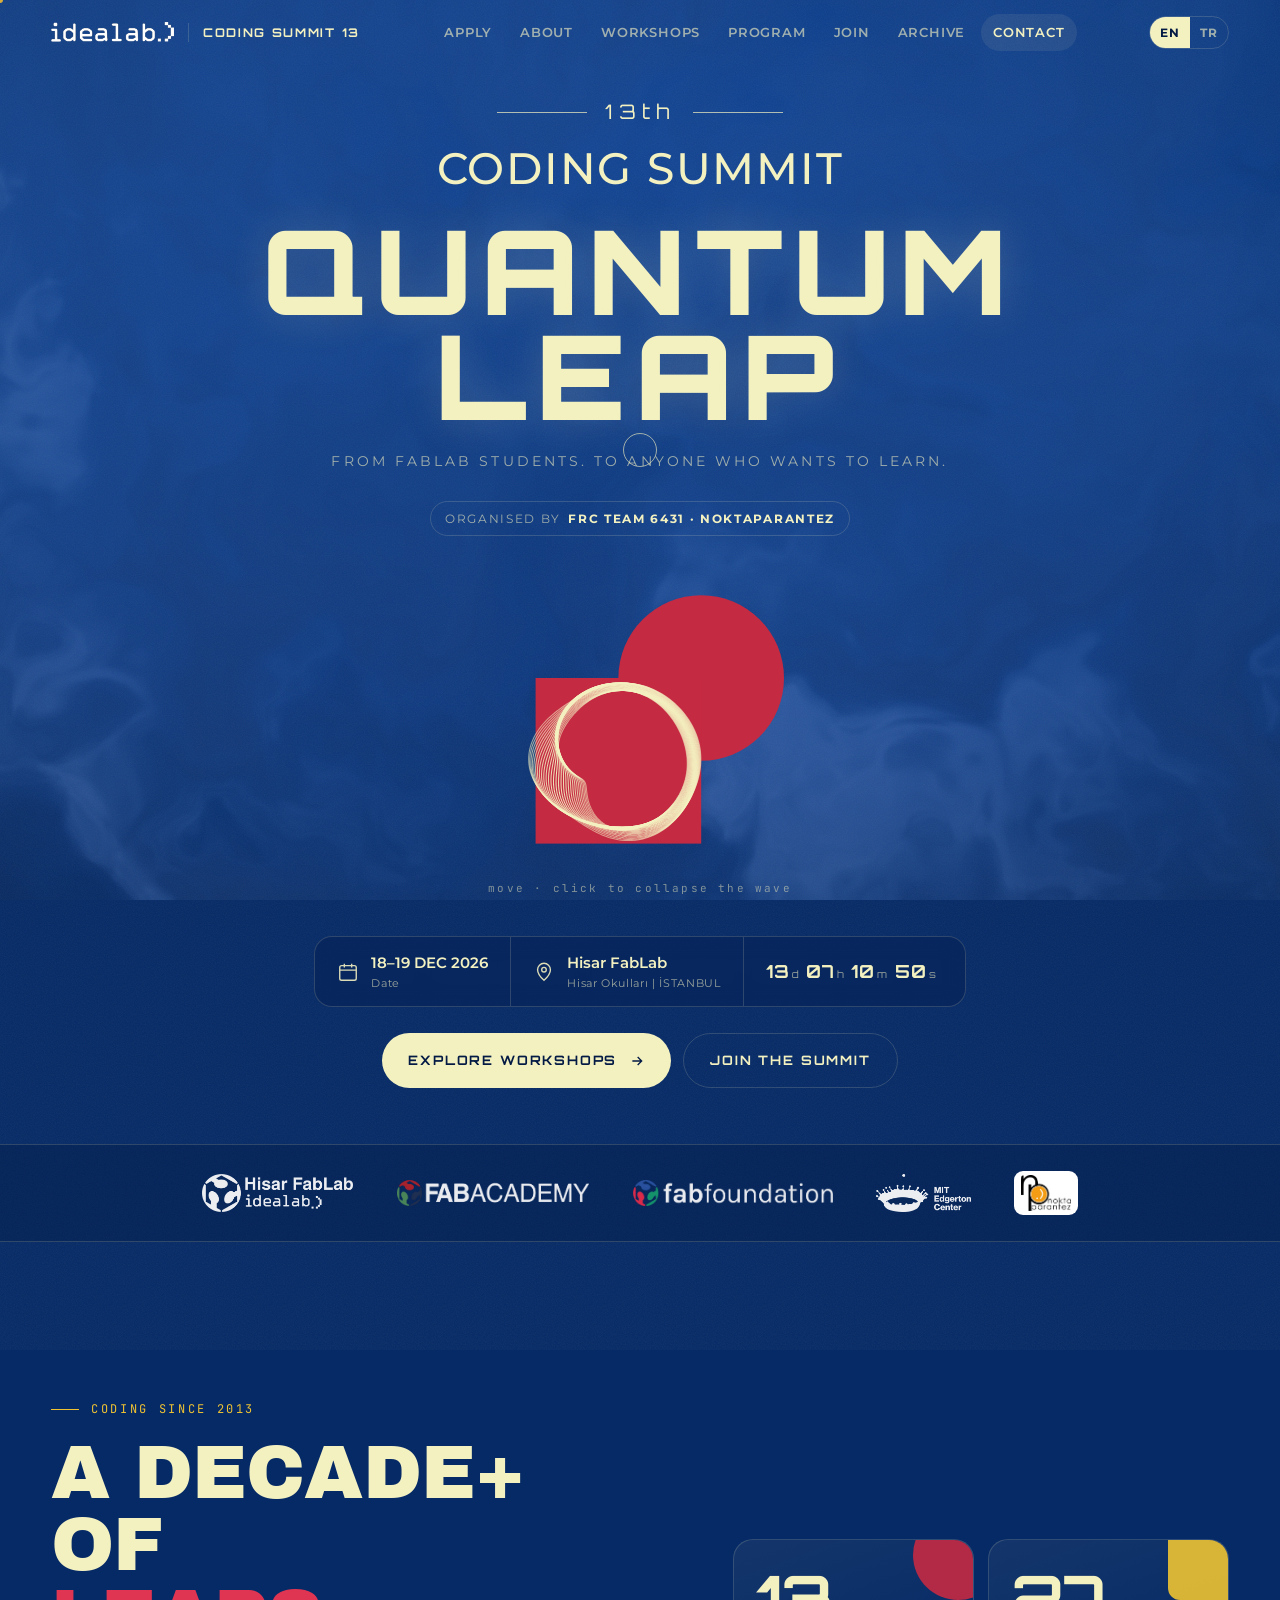
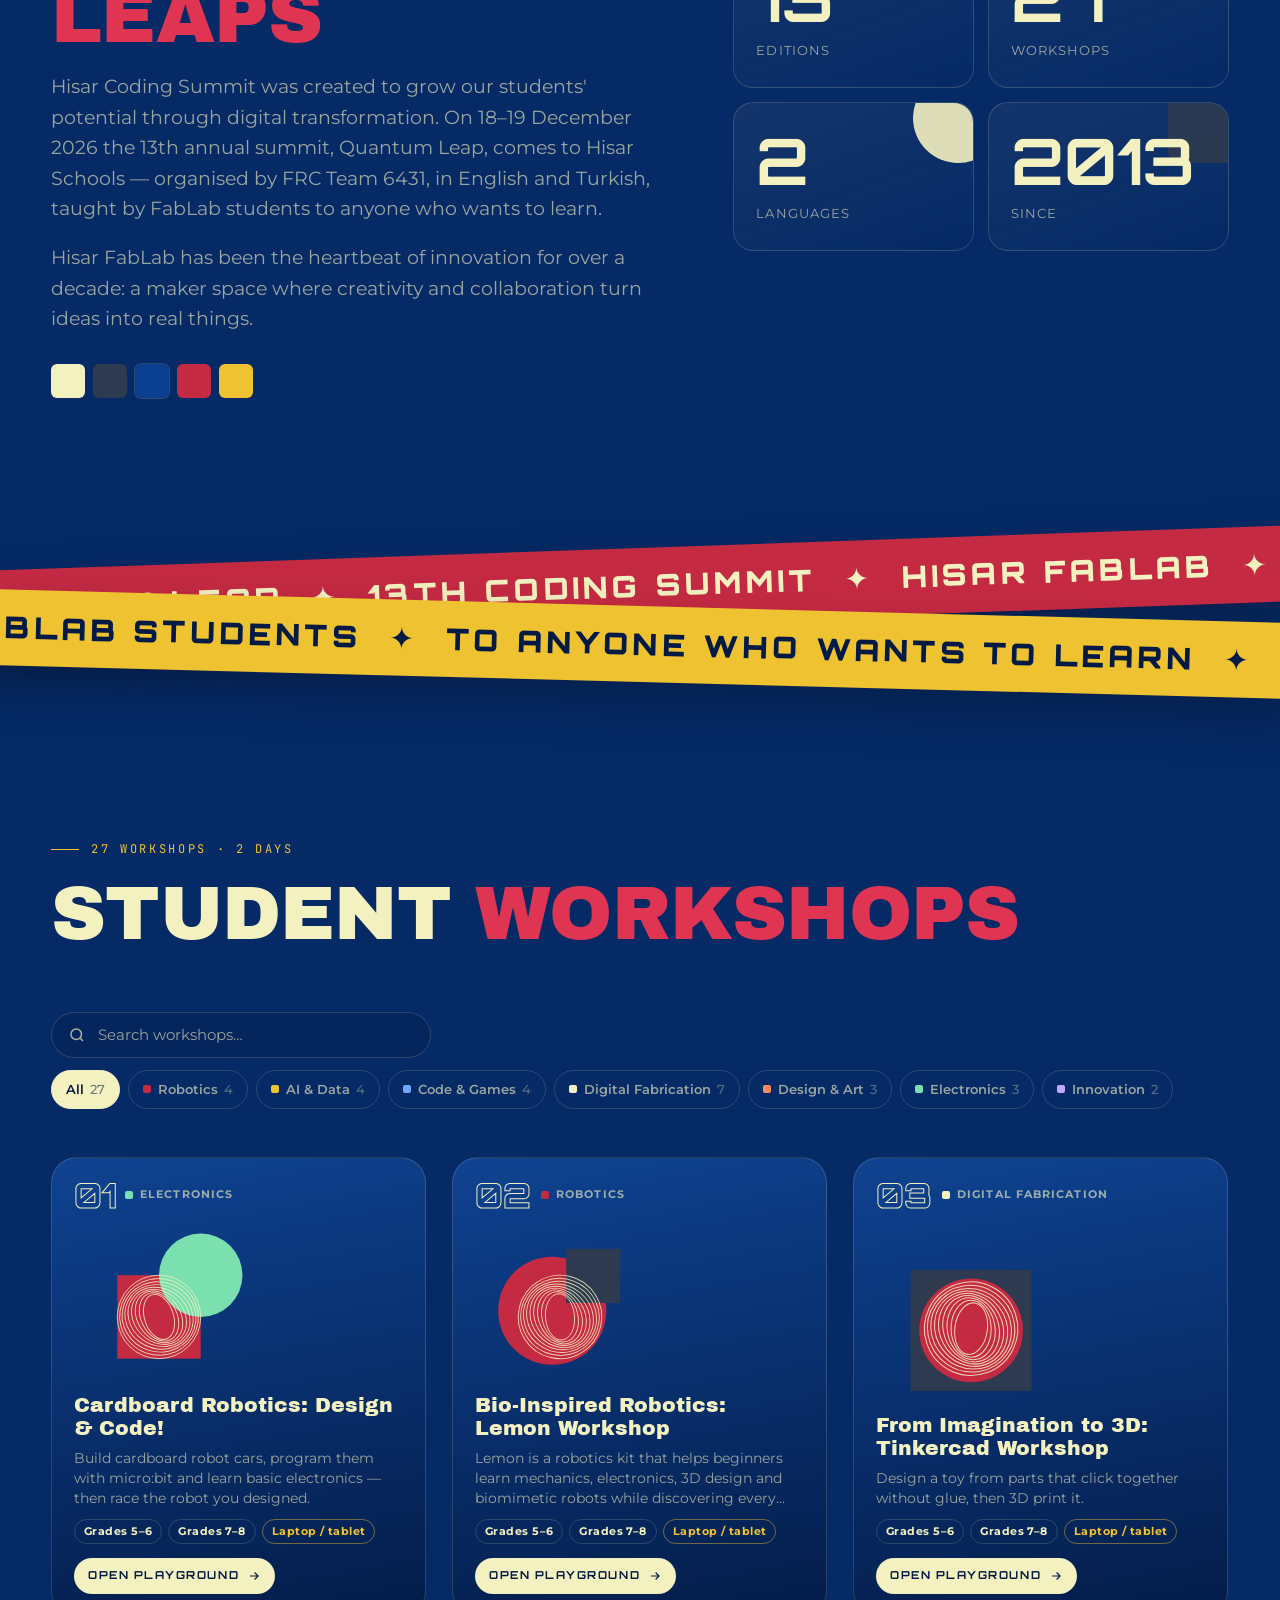
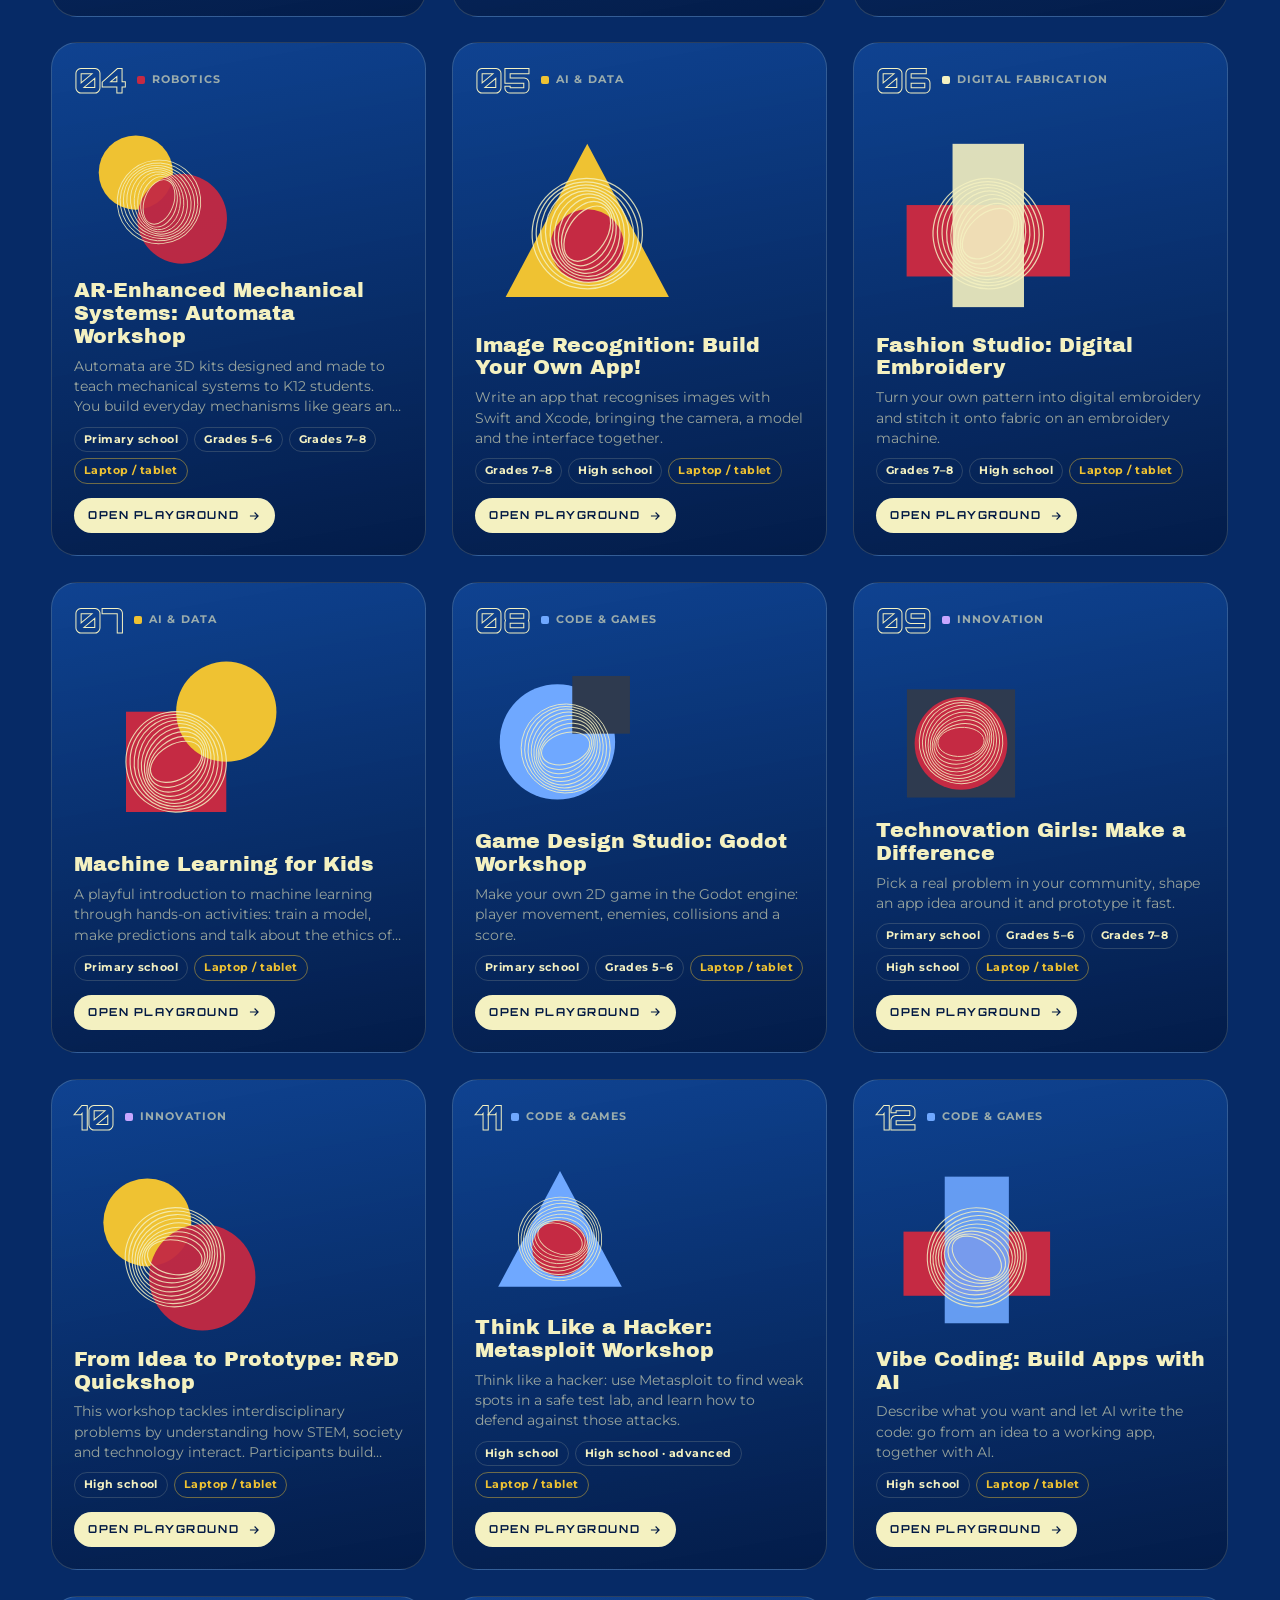
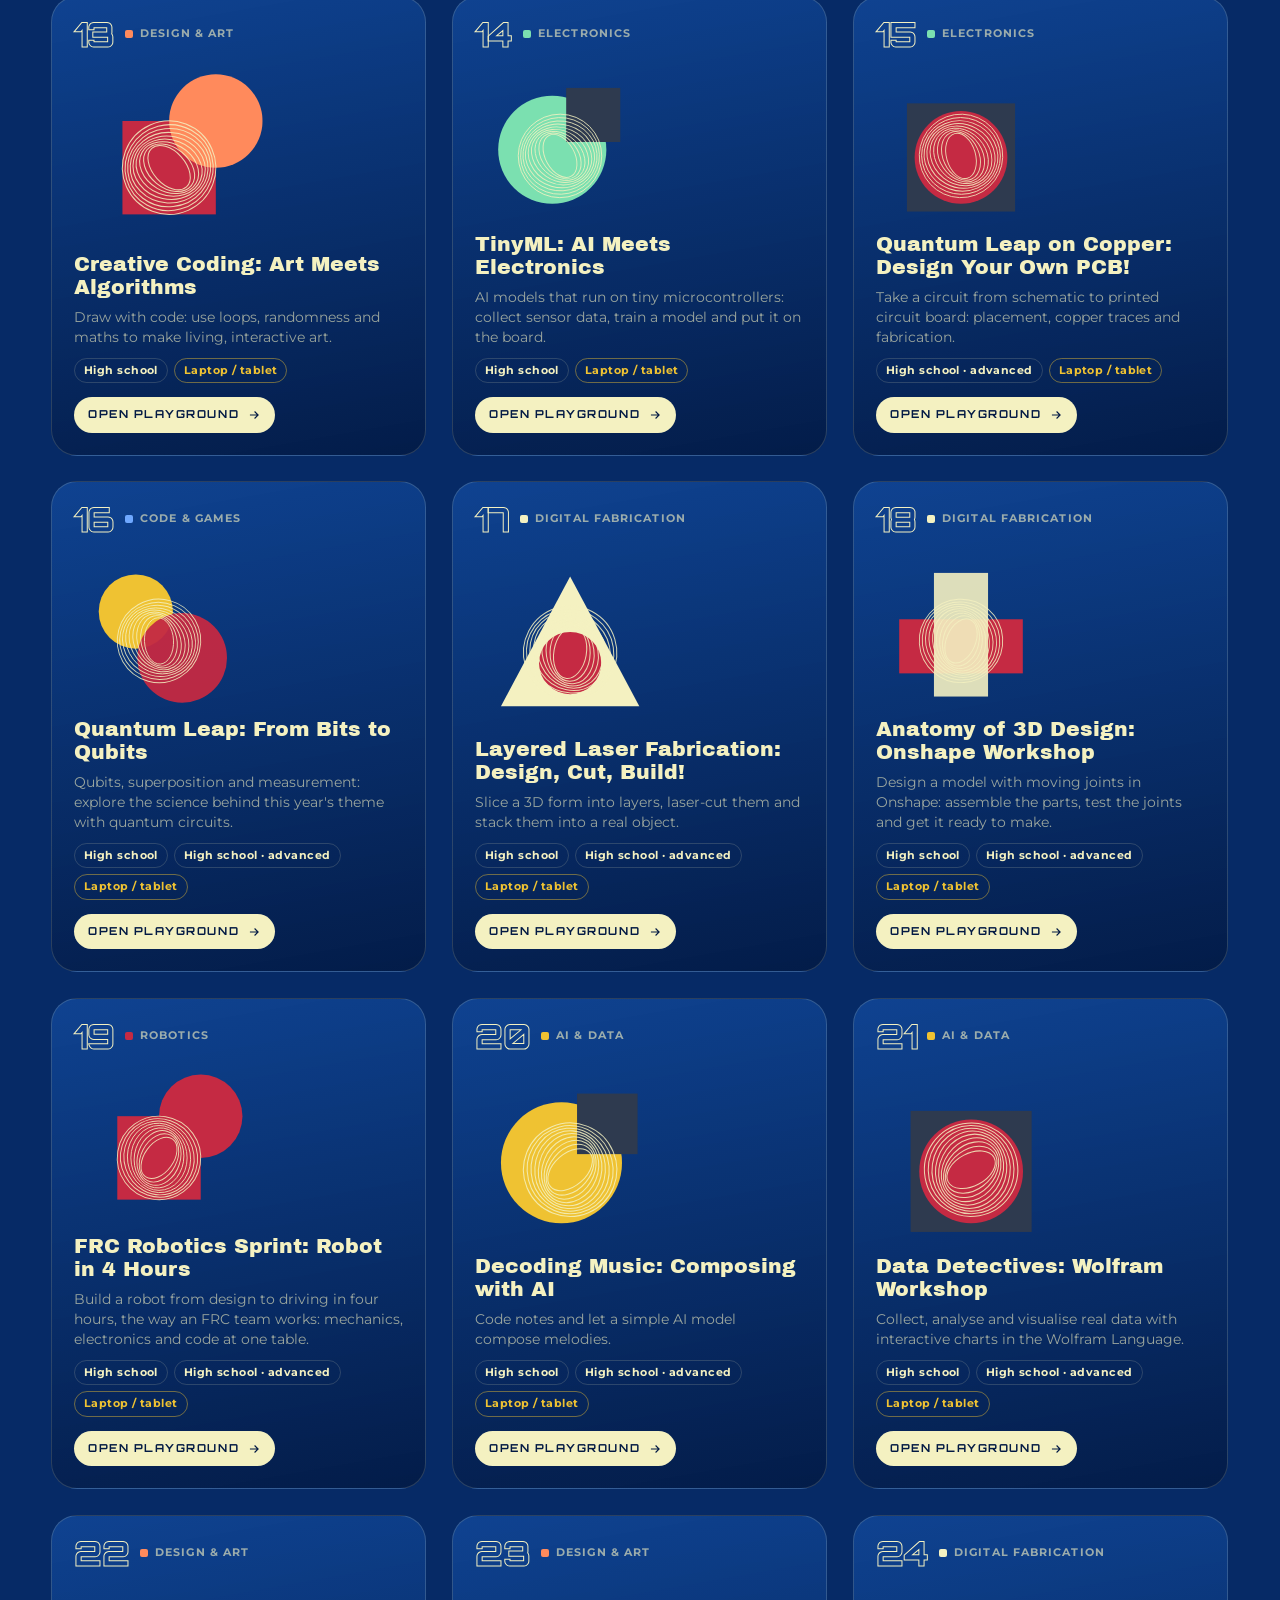
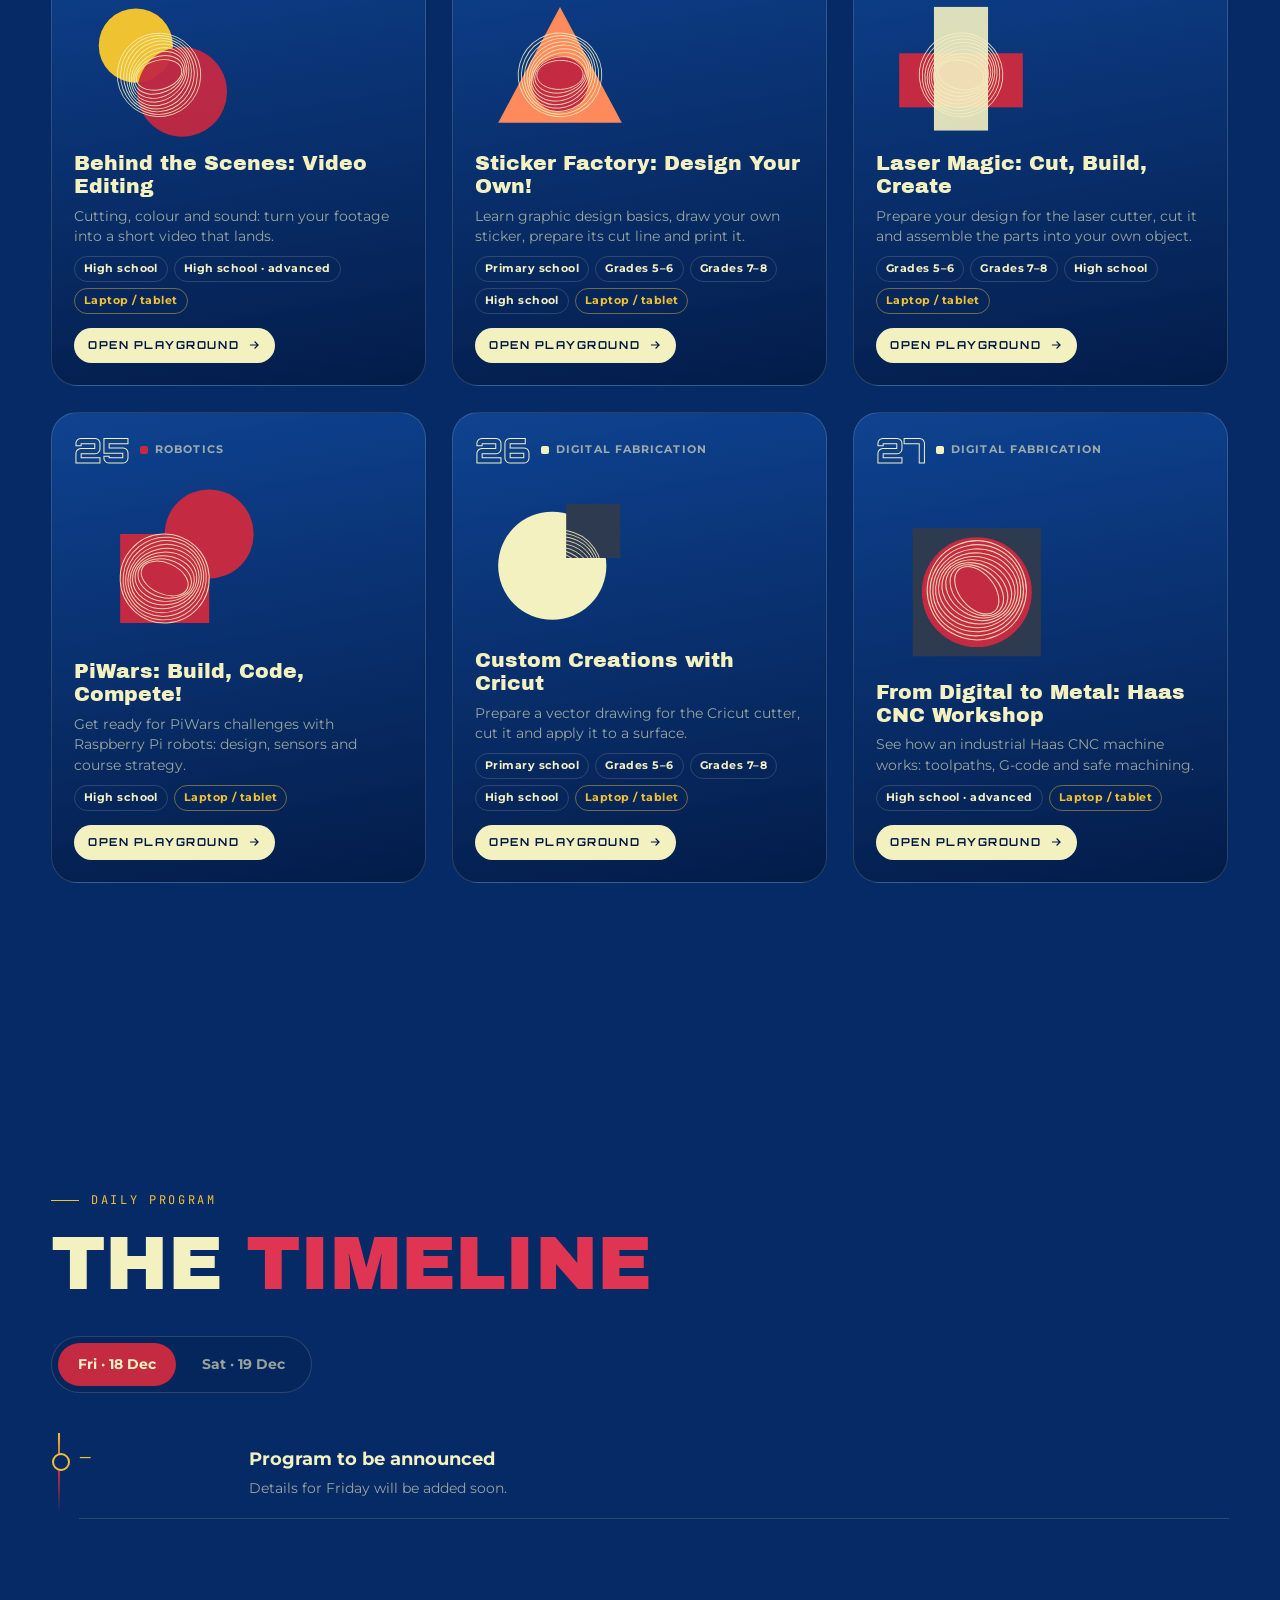
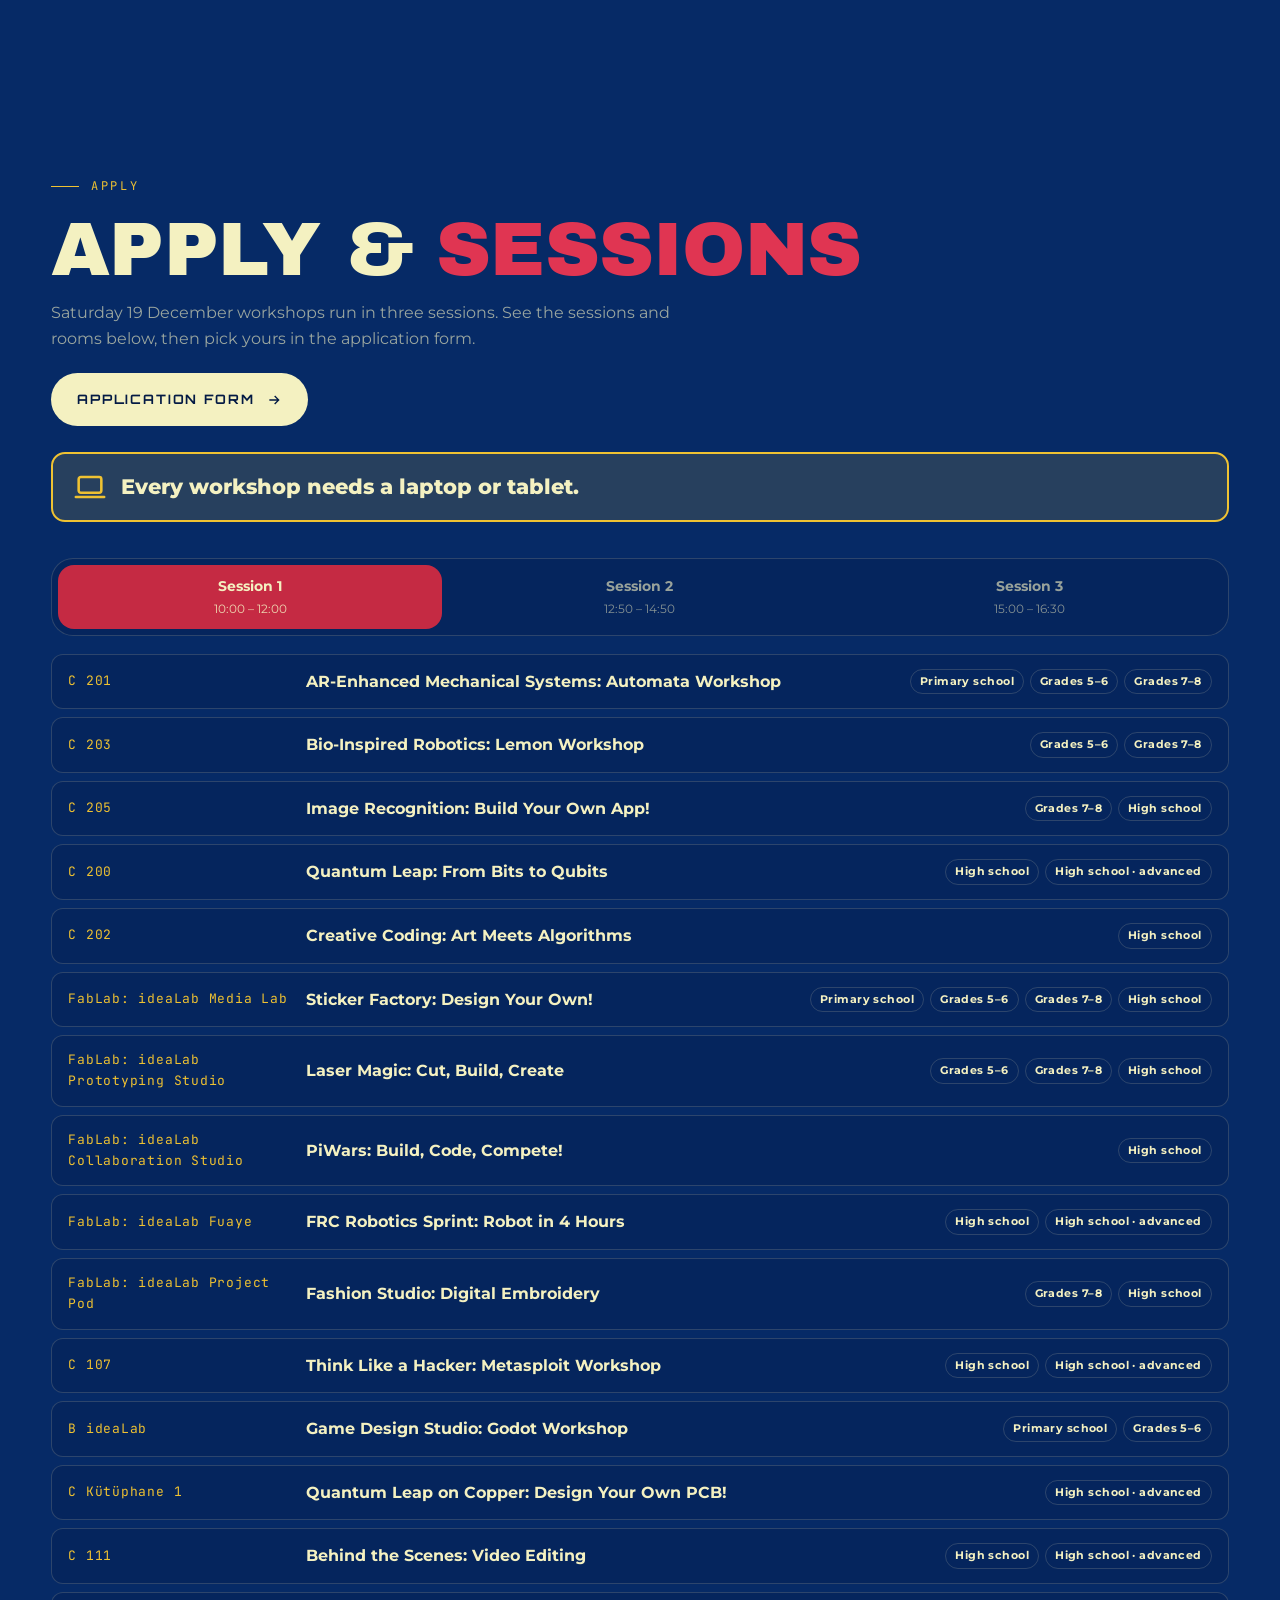
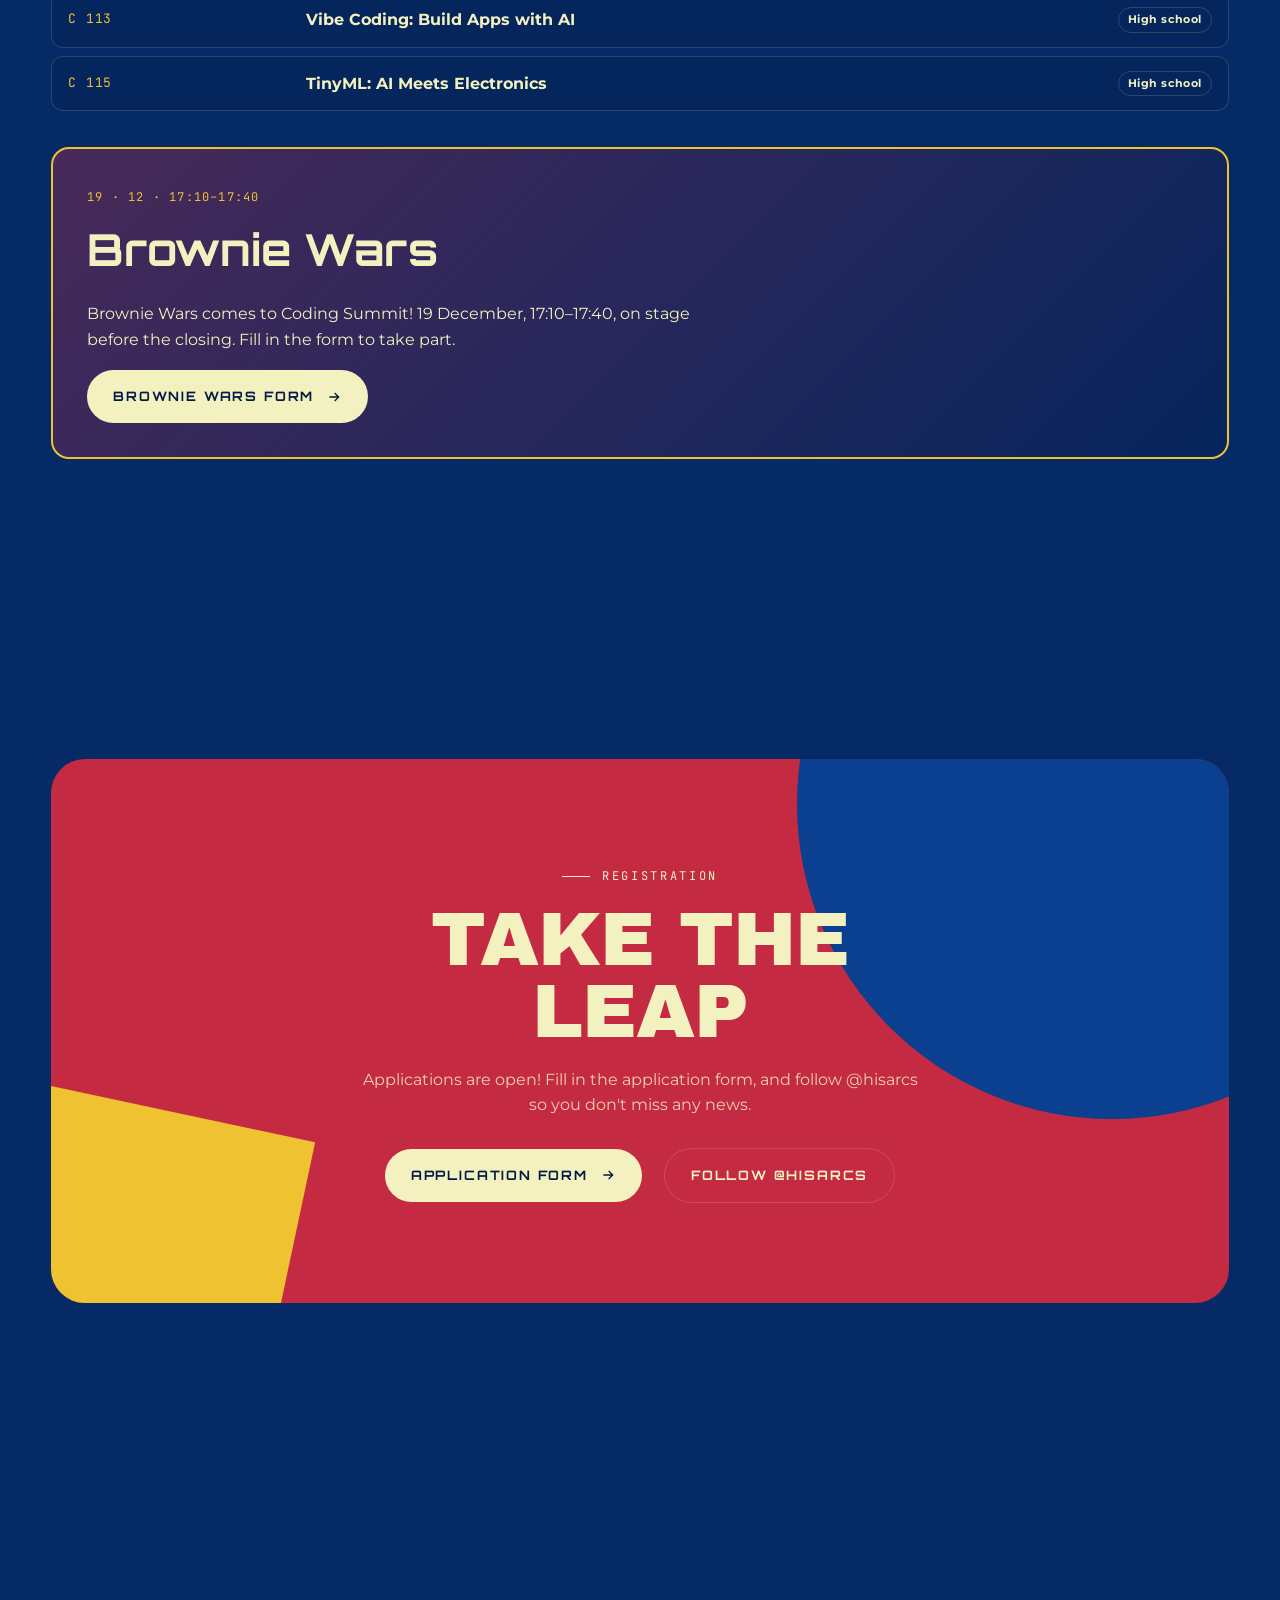
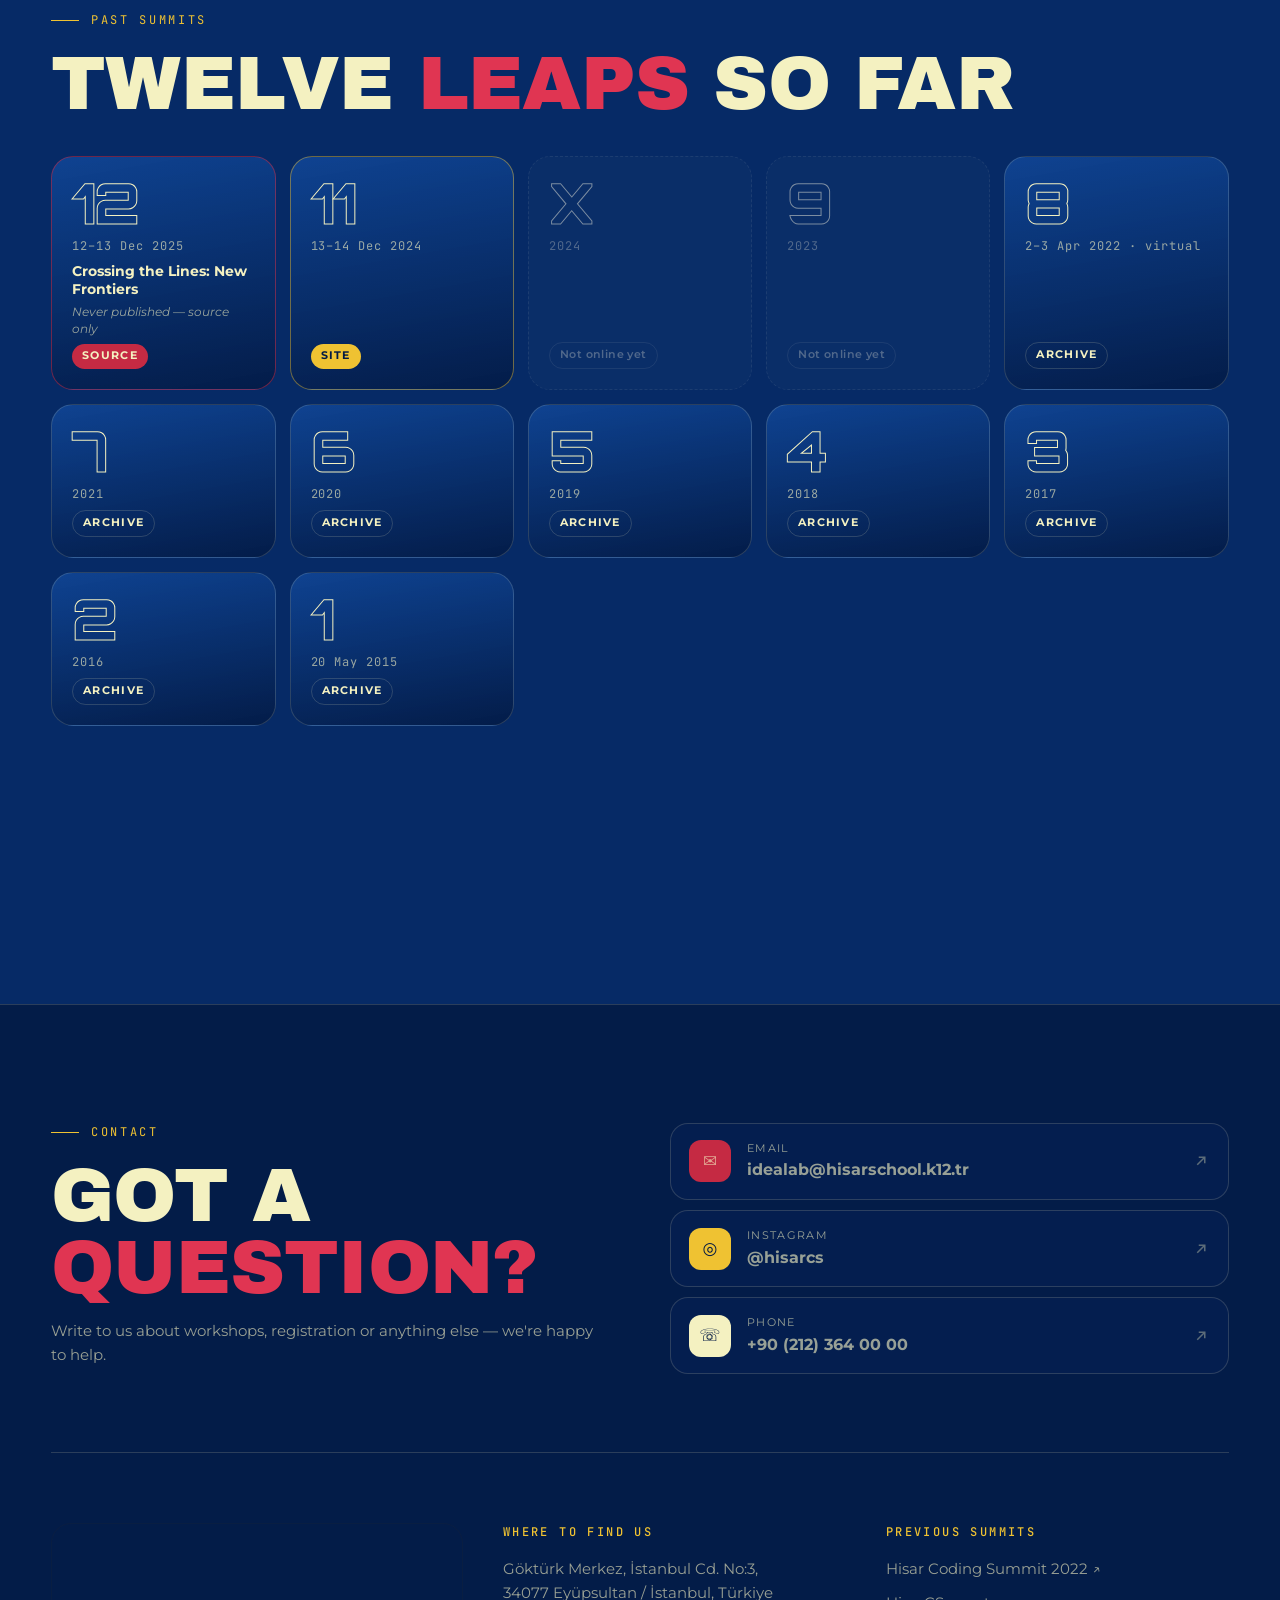
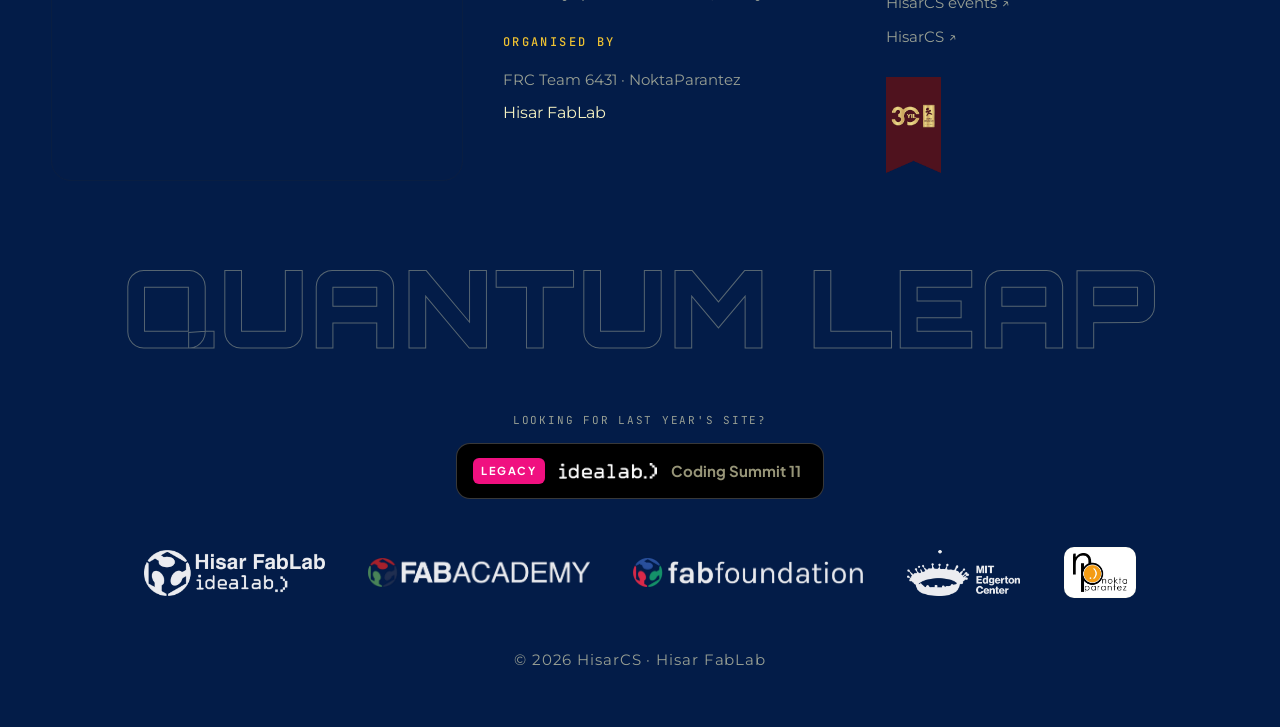
<file: index.html>
<!doctype html>
<html lang="en">
<head>
  <meta charset="utf-8" />
  <meta name="viewport" content="width=device-width, initial-scale=1" />
  <title>Quantum Leap — 13th Hisar Coding Summit</title>
  <meta name="description" content="The official information and registration website for the 13th Hisar Coding Summit: Quantum Leap. From FabLab students, to anyone who wants to learn." />
  <meta name="theme-color" content="#0b3f8f" />
  <meta property="og:title" content="Quantum Leap — 13th Hisar Coding Summit" />
  <meta property="og:description" content="From FabLab students. To anyone who wants to learn." />
  <link rel="icon" href="legacy/favicon.ico" />
  <link rel="preconnect" href="https://fonts.googleapis.com" />
  <link rel="preconnect" href="https://fonts.gstatic.com" crossorigin />
  <link href="https://fonts.googleapis.com/css2?family=Archivo+Black&family=JetBrains+Mono:wght@400;500&family=Montserrat:wght@300;400;500;600;700&family=Orbitron:wght@500;700;900&family=Plus+Jakarta+Sans:wght@700&display=swap" rel="stylesheet" />
  <link rel="stylesheet" href="assets/css/style.css?v=1116c" />
  <link rel="stylesheet" href="assets/css/sections.css?v=1116c" />
</head>
<body>
  <canvas id="smoke" aria-hidden="true"></canvas>
  <div class="grain" aria-hidden="true"></div>
  <div class="cursor" aria-hidden="true"></div>
  <div class="cursor-ring" aria-hidden="true"></div>

  <header class="nav" id="nav">
    <a class="nav__brand" href="#top" aria-label="Hisar Coding Summit home">
      <img src="assets/img/idealab-white.png" alt="idealab" />
      <span>CODING SUMMIT 13</span>
    </a>
    <nav class="nav__links" id="navlinks">
      <a href="#apply" data-i18n="nav.apply">Apply</a>
      <a href="#about" data-i18n="nav.about">About</a>
      <a href="#workshops" data-i18n="nav.workshops">Workshops</a>
      <a href="#program" data-i18n="nav.program">Program</a>
      <a href="#join" data-i18n="nav.join">Join</a>
      <a href="#archive" data-i18n="nav.archive">Archive</a>
      <a href="#contact" data-i18n="nav.contact">Contact</a>
    </nav>
    <div class="nav__right">
      <div class="lang" role="group" aria-label="Language">
        <button type="button" data-lang="en" aria-pressed="true">EN</button>
        <button type="button" data-lang="tr" aria-pressed="false">TR</button>
      </div>
      <button class="nav__burger" id="burger" type="button" aria-label="Menu" aria-expanded="false"><i></i><i></i></button>
    </div>
  </header>

  <main id="top">
    <!-- HERO -->
    <section class="hero">
      <div class="hero__inner">
        <div class="hero__edition reveal" data-i18n="hero.edition">13th</div>
        <div class="hero__summit reveal">CODING SUMMIT</div>
        <h1 class="title" id="title" aria-label="Quantum Leap">
          <span class="row" data-scramble="QUANTUM">QUANTUM</span>
          <span class="row" data-scramble="LEAP">LEAP</span>
        </h1>
        <p class="hero__tag reveal" data-i18n="hero.tag">FROM FABLAB STUDENTS. TO ANYONE WHO WANTS TO LEARN.</p>
        <a class="hero__org reveal" id="orgLink" href="#" target="_blank" rel="noopener">
          <span data-i18n="hero.org">Organised by</span> <b>FRC Team 6431 · NoktaParantez</b>
        </a>

        <div class="hero__stage" id="stage">
          <canvas id="ring" aria-hidden="true"></canvas>
          <div class="hero__hint" data-i18n="hero.hint">move · click to collapse the wave</div>
        </div>

        <div class="infobar reveal">
          <div>
            <svg viewBox="0 0 24 24" fill="none" stroke="currentColor" stroke-width="1.5"><rect x="3" y="5" width="18" height="16" rx="2"/><path d="M3 10h18M8 3v4M16 3v4"/></svg>
            <div><strong id="dateText">—</strong><small data-i18n="hero.date">Date</small></div>
          </div>
          <div>
            <svg viewBox="0 0 24 24" fill="none" stroke="currentColor" stroke-width="1.5"><path d="M12 21s-7-6.2-7-11.5A7 7 0 0 1 19 9.5C19 14.8 12 21 12 21z"/><circle cx="12" cy="9.5" r="2.5"/></svg>
            <div><strong>Hisar FabLab</strong><small>Hisar Okulları | İSTANBUL</small></div>
          </div>
          <div>
            <div class="count" id="countdown" aria-live="off">—</div>
          </div>
        </div>

        <div class="hero__cta reveal">
          <a class="btn" href="#workshops"><span data-i18n="hero.cta1">Explore workshops</span>
            <svg viewBox="0 0 24 24" fill="none" stroke="currentColor" stroke-width="2"><path d="M5 12h14M13 6l6 6-6 6"/></svg></a>
          <a class="btn btn--ghost" href="#join"><span data-i18n="hero.cta2">Join the summit</span></a>
        </div>
      </div>
    </section>

    <!-- PARTNERS -->
    <div class="partners">
      <div class="wrap">
        <img class="pl" src="assets/img/partners/hisar-fablab.png" alt="Hisar FabLab idealab" />
        <img class="pl pl--sm" src="assets/img/partners/fab-academy.png" alt="Fab Academy" />
        <img class="pl pl--sm" src="assets/img/partners/fab-foundation.png" alt="Fab Foundation" />
        <img class="pl" src="assets/img/partners/mit-edgerton.png" alt="MIT Edgerton Center" />
        <a class="pl-link" id="frcStrip" href="#" target="_blank" rel="noopener"><img class="pl pl--chip" src="assets/img/partners/first.png" alt="FRC Team 6431 NoktaParantez" /></a>
      </div>
    </div>

    <!-- ABOUT -->
    <section class="section" id="about">
      <div class="wrap about__grid">
        <div class="reveal">
          <span class="eyebrow" data-i18n="about.eyebrow">Coding since 2013</span>
          <h2 class="h2" data-i18n-html="about.title">A decade+ of<br><em>leaps</em></h2>
          <p class="lead" data-i18n="about.p1">Hisar Coding Summit was created to grow our students' potential through digital transformation. This year it is held for the 13th time at Hisar Schools — in English and Turkish, taught by FabLab students to anyone who wants to learn.</p>
          <p class="lead" data-i18n="about.p2">Hisar FabLab has been the heartbeat of innovation for over a decade: a maker space where creativity and collaboration turn ideas into real things.</p>
          <div class="swatches" aria-hidden="true">
            <i style="background:var(--cream)"></i><i style="background:var(--navy)"></i><i style="background:var(--blue);outline:1px solid var(--line)"></i><i style="background:var(--red)"></i><i style="background:var(--yellow)"></i>
          </div>
        </div>
        <div class="stats reveal">
          <div class="stat"><b data-count="13">0</b><span data-i18n="about.s1">Editions</span></div>
          <div class="stat"><b id="wsCountStat" data-count="0">0</b><span data-i18n="about.s2">Workshops</span></div>
          <div class="stat"><b data-count="2">0</b><span data-i18n="about.s3">Languages</span></div>
          <div class="stat"><b data-count="2013">0</b><span data-i18n="about.s4">Since</span></div>
        </div>
      </div>
    </section>

    <div class="marquee" aria-hidden="true"><div class="marquee__track" id="mq1"></div></div>
    <div class="marquee marquee--y" aria-hidden="true"><div class="marquee__track" id="mq2"></div></div>

    <!-- WORKSHOPS -->
    <section class="section" id="workshops">
      <div class="wrap">
        <div class="ws__head reveal">
          <div>
            <span class="eyebrow" id="wsEyebrow">29 workshops · 2 days</span>
            <h2 class="h2" data-i18n-html="ws.title">Student <em>workshops</em></h2>
          </div>
          <div class="ws__tools">
            <label class="search">
              <svg viewBox="0 0 24 24" fill="none" stroke="currentColor" stroke-width="2"><circle cx="11" cy="11" r="7"/><path d="m20 20-3.5-3.5"/></svg>
              <input id="q" type="search" data-i18n-ph="ws.search" placeholder="Search workshops…" autocomplete="off" />
            </label>
            <div class="chips" id="chips"></div>
          </div>
        </div>
        <div class="ws__grid" id="track"></div>
      </div>
      <svg class="liquid-defs" width="0" height="0" aria-hidden="true" focusable="false">
        <filter id="liquid" x="-5%" y="-5%" width="110%" height="110%" color-interpolation-filters="sRGB">
          <feTurbulence type="fractalNoise" baseFrequency="0.006 0.014" numOctaves="1" seed="3" result="n" />
          <feDisplacementMap id="liquidMap" in="SourceGraphic" in2="n" scale="0" xChannelSelector="R" yChannelSelector="G" />
        </filter>
      </svg>
    </section>

    <!-- PROGRAM -->
    <section class="section" id="program">
      <div class="wrap">
        <div class="reveal">
          <span class="eyebrow" data-i18n="pg.eyebrow">Daily program</span>
          <h2 class="h2" data-i18n-html="pg.title">The <em>timeline</em></h2>
        </div>
        <div class="tabs reveal" id="tabs" role="tablist"></div>
        <div class="timeline reveal" id="timeline"></div>
      </div>
    </section>

    <!-- APPLY -->
    <section class="section apply" id="apply">
      <div class="wrap">
        <div class="reveal">
          <span class="eyebrow" data-i18n="ap.eyebrow">Apply</span>
          <h2 class="h2" data-i18n-html="ap.title">Apply &amp; <em>Sessions</em></h2>
          <p class="apply__lead" data-i18n="ap.lead"></p>
          <div class="formrow"><a class="btn" data-form="apply" href="#apply"><span data-i18n="ap.btn">Application form</span>
            <svg viewBox="0 0 24 24" fill="none" stroke="currentColor" stroke-width="2"><path d="M5 12h14M13 6l6 6-6 6"/></svg></a><span class="formnote" role="status" hidden></span></div>
        </div>
        <p class="apply__dev" id="devNote" role="note" hidden></p>
        <div class="tabs sess__tabs reveal" id="sessTabs" role="tablist"></div>
        <div class="sess__rooms reveal" id="sessRooms"></div>
        <div class="brownie reveal">
          <span class="brownie__tag">19 · 12 · 17:10–17:40</span>
          <h3>Brownie Wars</h3>
          <p data-i18n="bw.text"></p>
          <div class="formrow"><a class="btn" data-form="brownie" href="#apply"><span data-i18n="bw.btn">Brownie Wars form</span>
            <svg viewBox="0 0 24 24" fill="none" stroke="currentColor" stroke-width="2"><path d="M5 12h14M13 6l6 6-6 6"/></svg></a><span class="formnote" role="status" hidden></span></div>
        </div>
      </div>
    </section>

    <!-- JOIN -->
    <section class="section" id="join">
      <div class="wrap">
        <div class="join reveal">
          <span class="eyebrow" style="color:var(--cream)" data-i18n="join.eyebrow">Registration</span>
          <h2 class="h2" data-i18n-html="join.title">Take the<br>leap</h2>
          <p id="joinText" data-i18n="join.soon">Registration opens soon. Follow @hisarcs to be the first to know.</p>
          <div class="join__cta">
            <a class="btn" data-form="apply" href="#apply"><span data-i18n="ap.btn">Application form</span>
              <svg viewBox="0 0 24 24" fill="none" stroke="currentColor" stroke-width="2"><path d="M5 12h14M13 6l6 6-6 6"/></svg></a><span class="formnote" role="status" hidden></span>
            <a class="btn btn--ghost" id="joinBtn" href="https://www.instagram.com/hisarcs/" target="_blank" rel="noopener">
              <span id="joinBtnText" data-i18n="join.follow">Follow @hisarcs</span>
            </a>
            <a class="join__ig" href="https://www.instagram.com/hisarcs/" target="_blank" rel="noopener">@hisarcs</a>
          </div>
        </div>
      </div>
    </section>

    <!-- ARCHIVE -->
    <section class="section" id="archive">
      <div class="wrap">
        <div class="reveal">
          <span class="eyebrow" data-i18n="ar.eyebrow">Past summits</span>
          <h2 class="h2" data-i18n-html="ar.title">Twelve <em>leaps</em> so far</h2>
        </div>
        <div class="archive reveal" id="archiveGrid"></div>
      </div>
    </section>
  </main>

  <!-- FOOTER -->
  <footer class="foot" id="contact">
    <div class="wrap">
      <div class="ask reveal">
        <div>
          <span class="eyebrow" data-i18n="ask.eyebrow">Contact</span>
          <h2 class="h2" data-i18n-html="ask.title">Got a <em>question?</em></h2>
          <p class="lead" data-i18n="ask.text">Write to us about workshops, registration or anything else — we're happy to help.</p>
        </div>
        <div class="ask__links" id="askLinks"></div>
      </div>
      <div class="foot__grid">
        <div class="map">
          <iframe title="Hisar School on the map" loading="lazy" referrerpolicy="no-referrer-when-downgrade"
            src="https://www.google.com/maps/embed?pb=!1m18!1m12!1m3!1d3003.1240632709323!2d28.889247776731327!3d41.17546117132762!2m3!1f0!2f0!3f0!3m2!1i1024!2i768!4f13.1!3m3!1m2!1s0x14cab2efd52f489f%3A0xe7d088ae26b38280!2sHisar%20School!5e0!3m2!1sen!2str!4v1699703901148!5m2!1sen!2str"></iframe>
        </div>
        <div>
          <h4 data-i18n="ft.where">Where to find us</h4>
          <p>Göktürk Merkez, İstanbul Cd. No:3,<br>34077 Eyüpsultan / İstanbul, Türkiye</p>
          <h4 style="margin-top:28px" data-i18n="ft.org">Organised by</h4>
          <ul>
            <li><a id="frcFoot" href="https://6431.hisarschool.k12.tr/" target="_blank" rel="noopener">FRC Team 6431 · NoktaParantez</a></li>
            <li>Hisar FabLab</li>
          </ul>
        </div>
        <div>
          <h4 data-i18n="ft.prev">Previous summits</h4>
          <ul id="prevLinks"></ul>
          <img class="hisar30" src="assets/img/hisar-30.png" alt="Hisar Okulları 30. yıl" />
        </div>
      </div>

      <div class="foot__big" aria-hidden="true">QUANTUM LEAP</div>

      <div class="legacy">
        <small data-i18n="ft.legacy">Looking for last year's site?</small>
        <a class="legacy__btn" id="legacyBtn" href="legacy/">
          <span class="badge">LEGACY</span>
          <img src="assets/img/idealab-white.png" alt="" />
          <span>Coding Summit 11</span>
        </a>
        <div class="logos" id="logoRow">
          <img src="assets/img/partners/hisar-fablab.png" alt="Hisar FabLab" />
          <img src="assets/img/partners/fab-academy.png" alt="Fab Academy" />
          <img src="assets/img/partners/fab-foundation.png" alt="Fab Foundation" />
          <img src="assets/img/partners/mit-edgerton.png" alt="MIT Edgerton Center" />
          <img class="chip" src="assets/img/partners/first.png" alt="FRC Team 6431 NoktaParantez" />
        </div>
      </div>
      <p class="copy">© <span id="yr"></span> HisarCS · Hisar FabLab</p>
    </div>
  </footer>

  <div class="modal" id="modal" aria-hidden="true">
    <div class="modal__bg" data-close></div>
    <div class="modal__box" role="dialog" aria-modal="true" aria-labelledby="mTitle">
      <button class="modal__close" type="button" data-close aria-label="Close">×</button>
      <span class="card__no" id="mNo"></span>
      <h3 id="mTitle"></h3>
      <p id="mDesc"></p>
      <div class="wmeta" id="mMeta"></div>
      <div class="pg">
        <div class="pg__label"><span data-i18n="pg.label">Playground</span><i></i></div>
        <div class="pg__body" id="mPg"></div>
      </div>
    </div>
  </div>

  <div class="rewind" id="rewind" aria-hidden="true"><span>◂◂ REWINDING TO CODING SUMMIT 11</span></div>

  <script src="assets/js/data.js?v=1116c"></script>
  <script src="assets/js/playgrounds.js?v=1116c"></script>
  <script src="assets/js/main.js?v=1116c"></script>
</body>
</html>
</file>
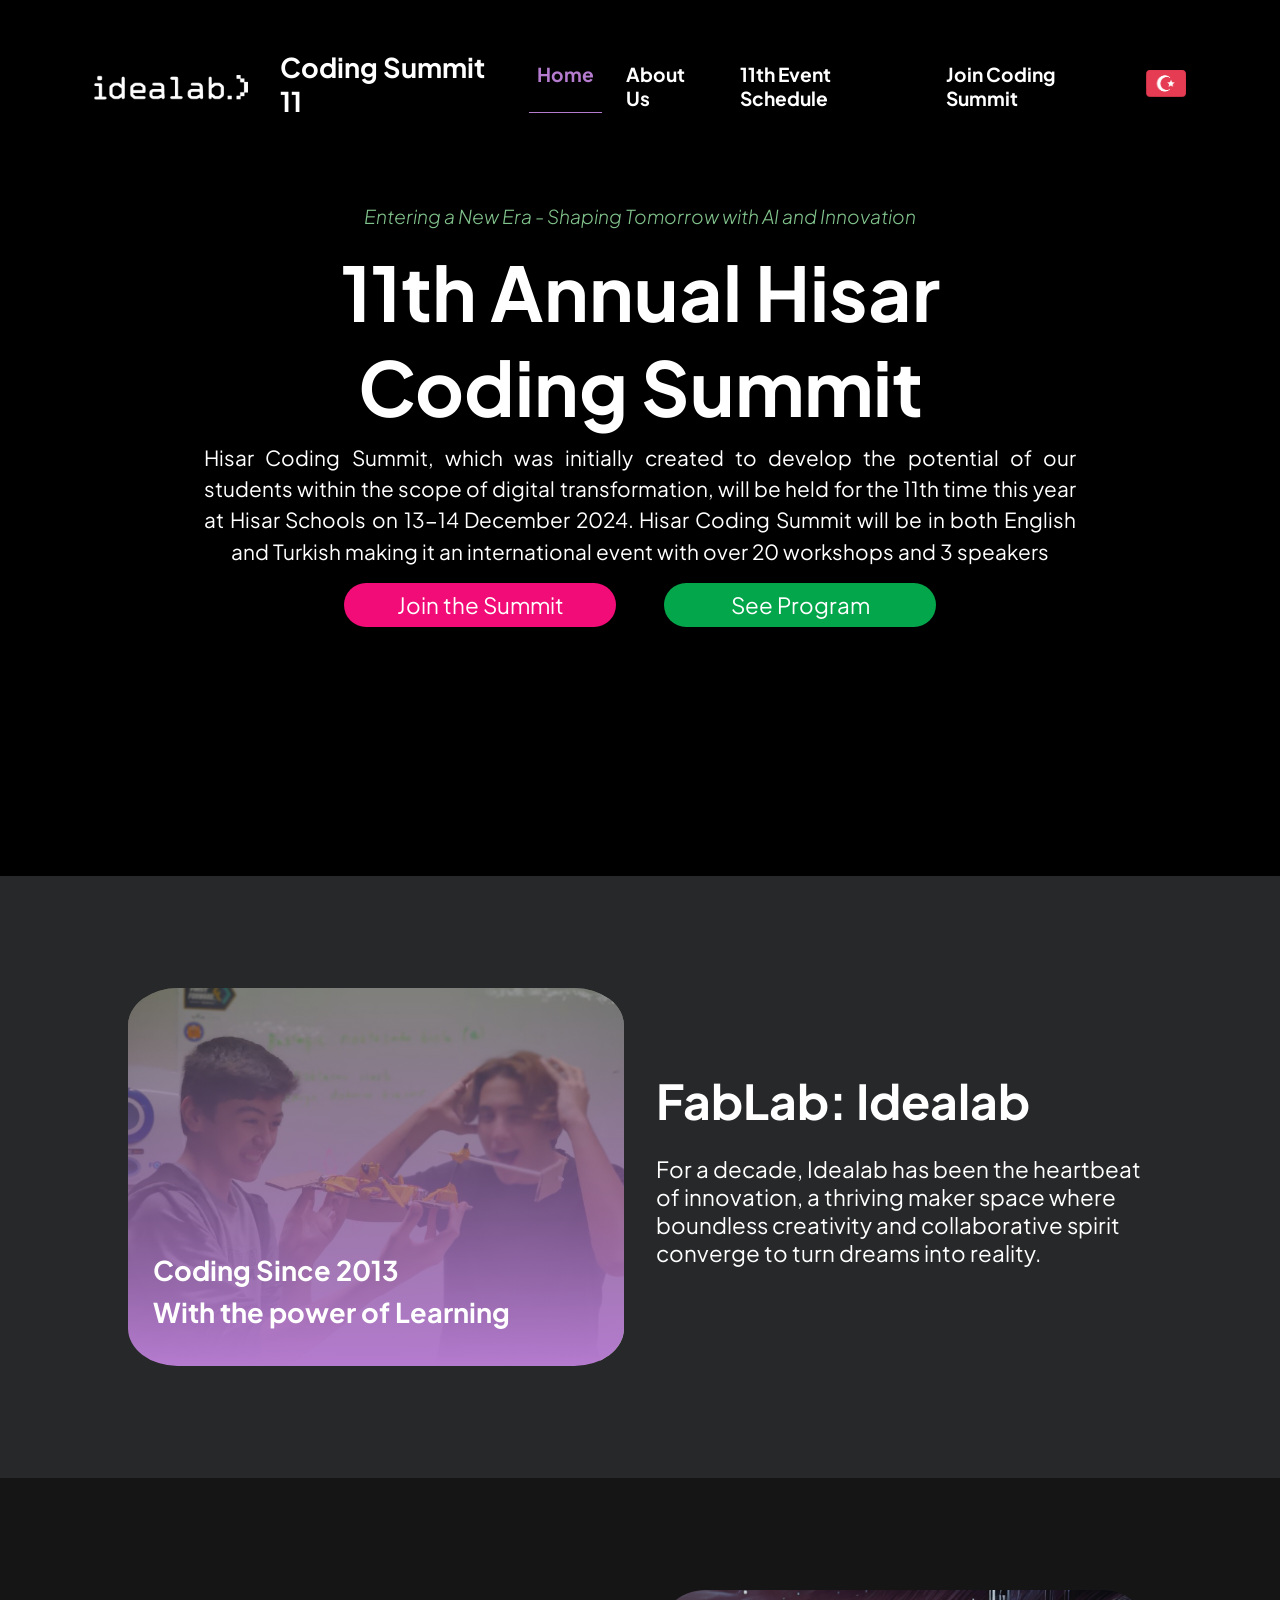
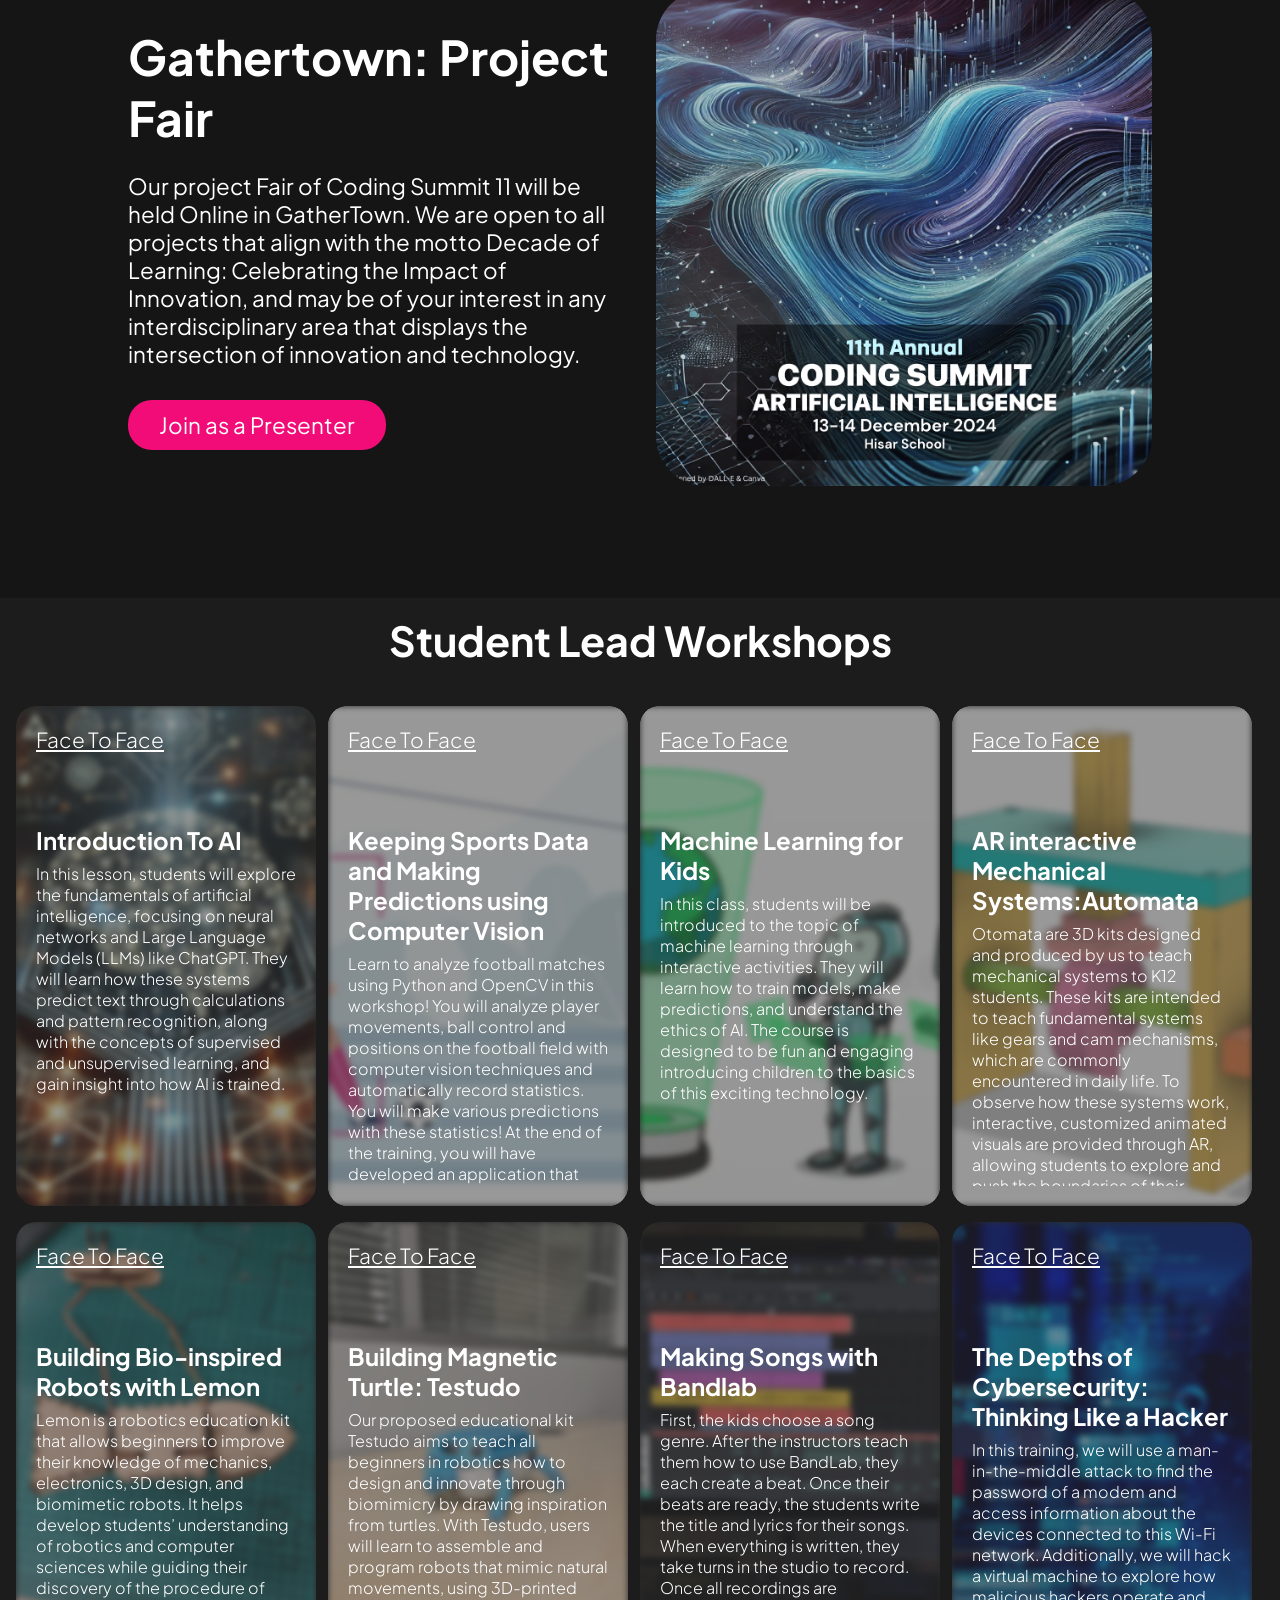
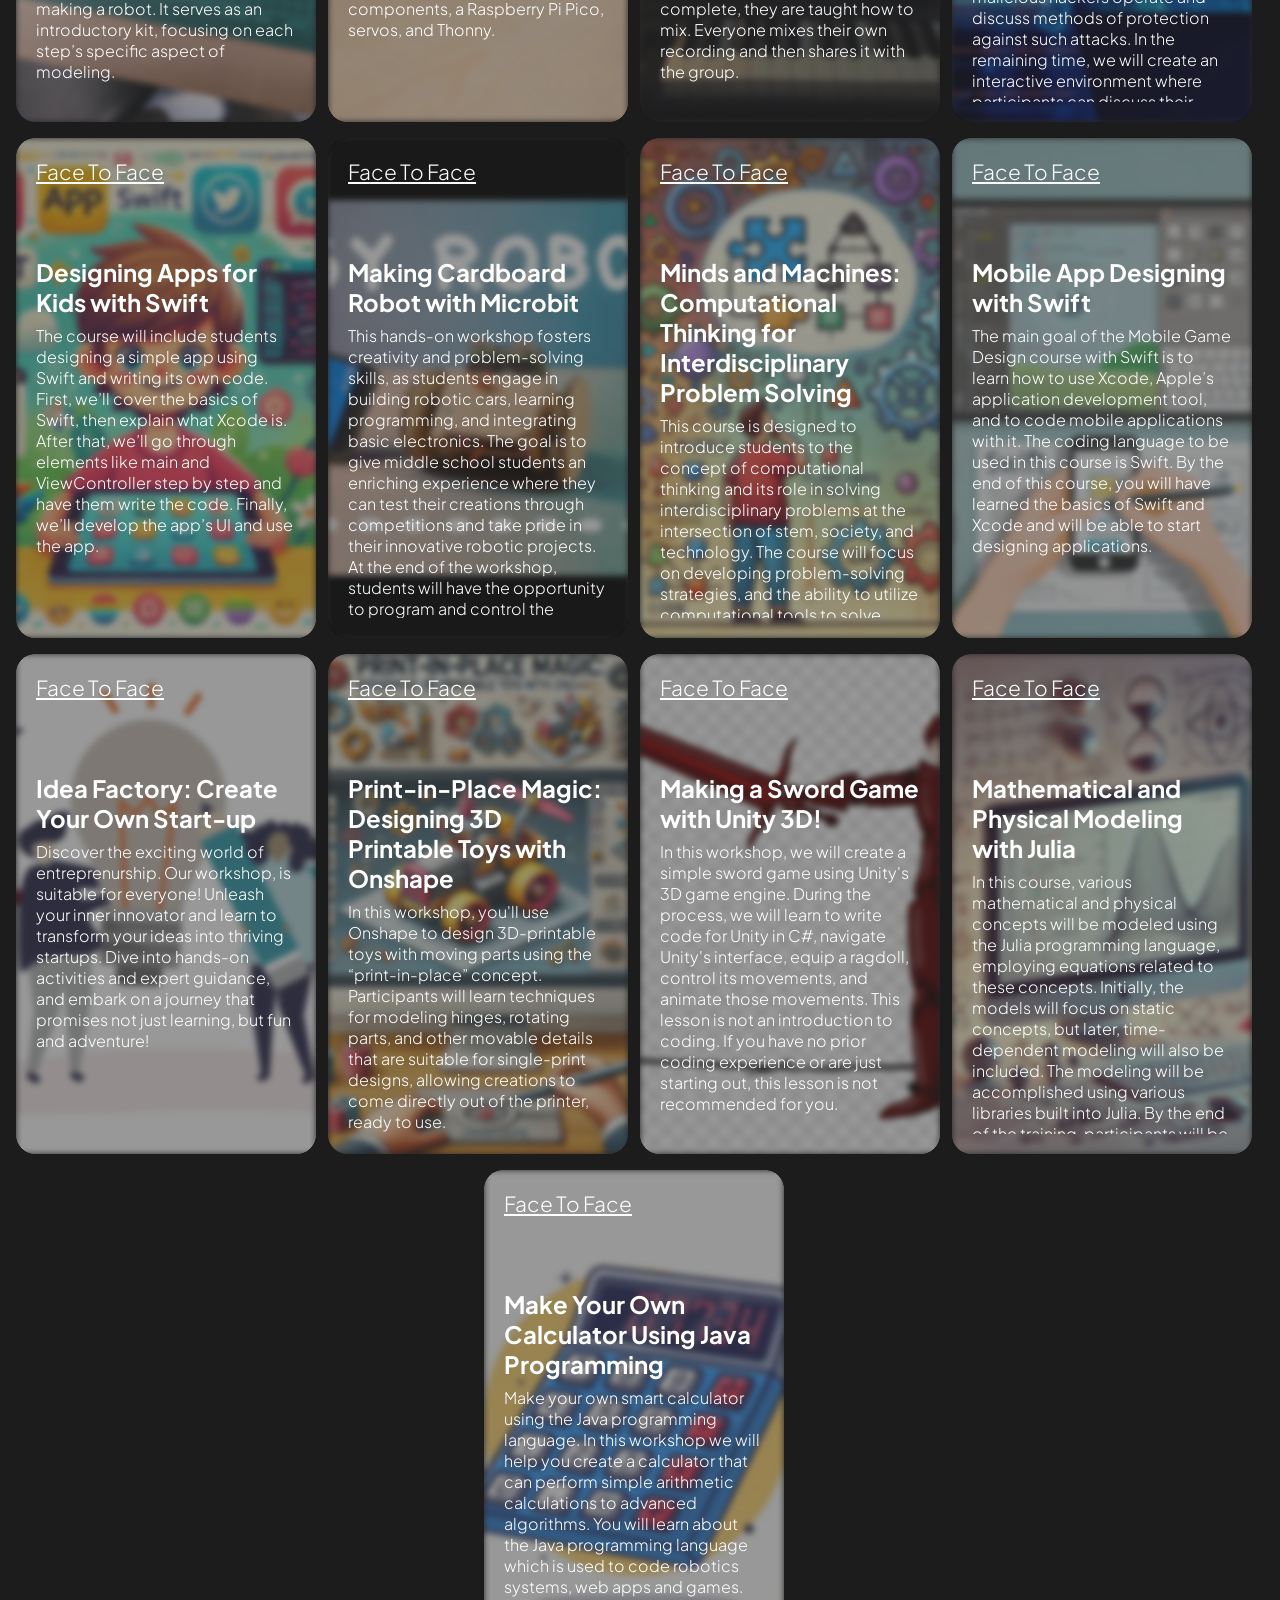
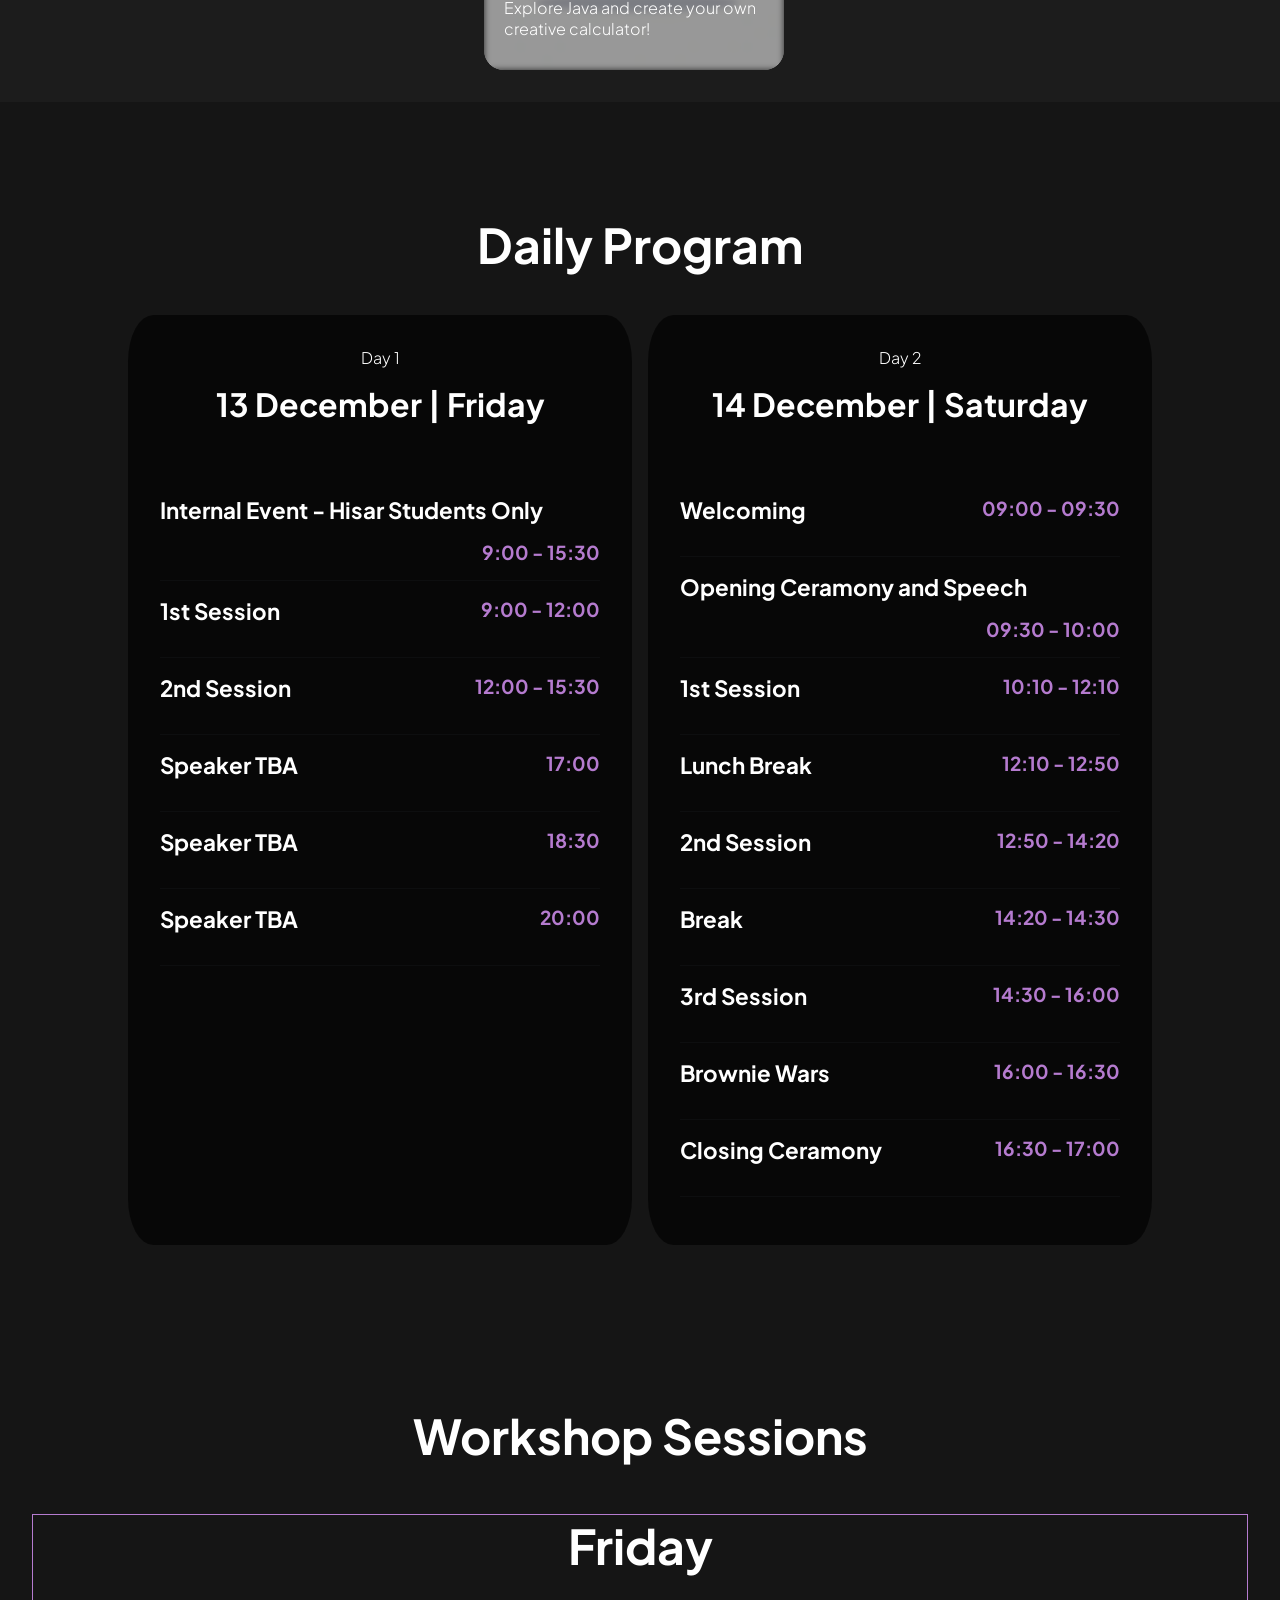
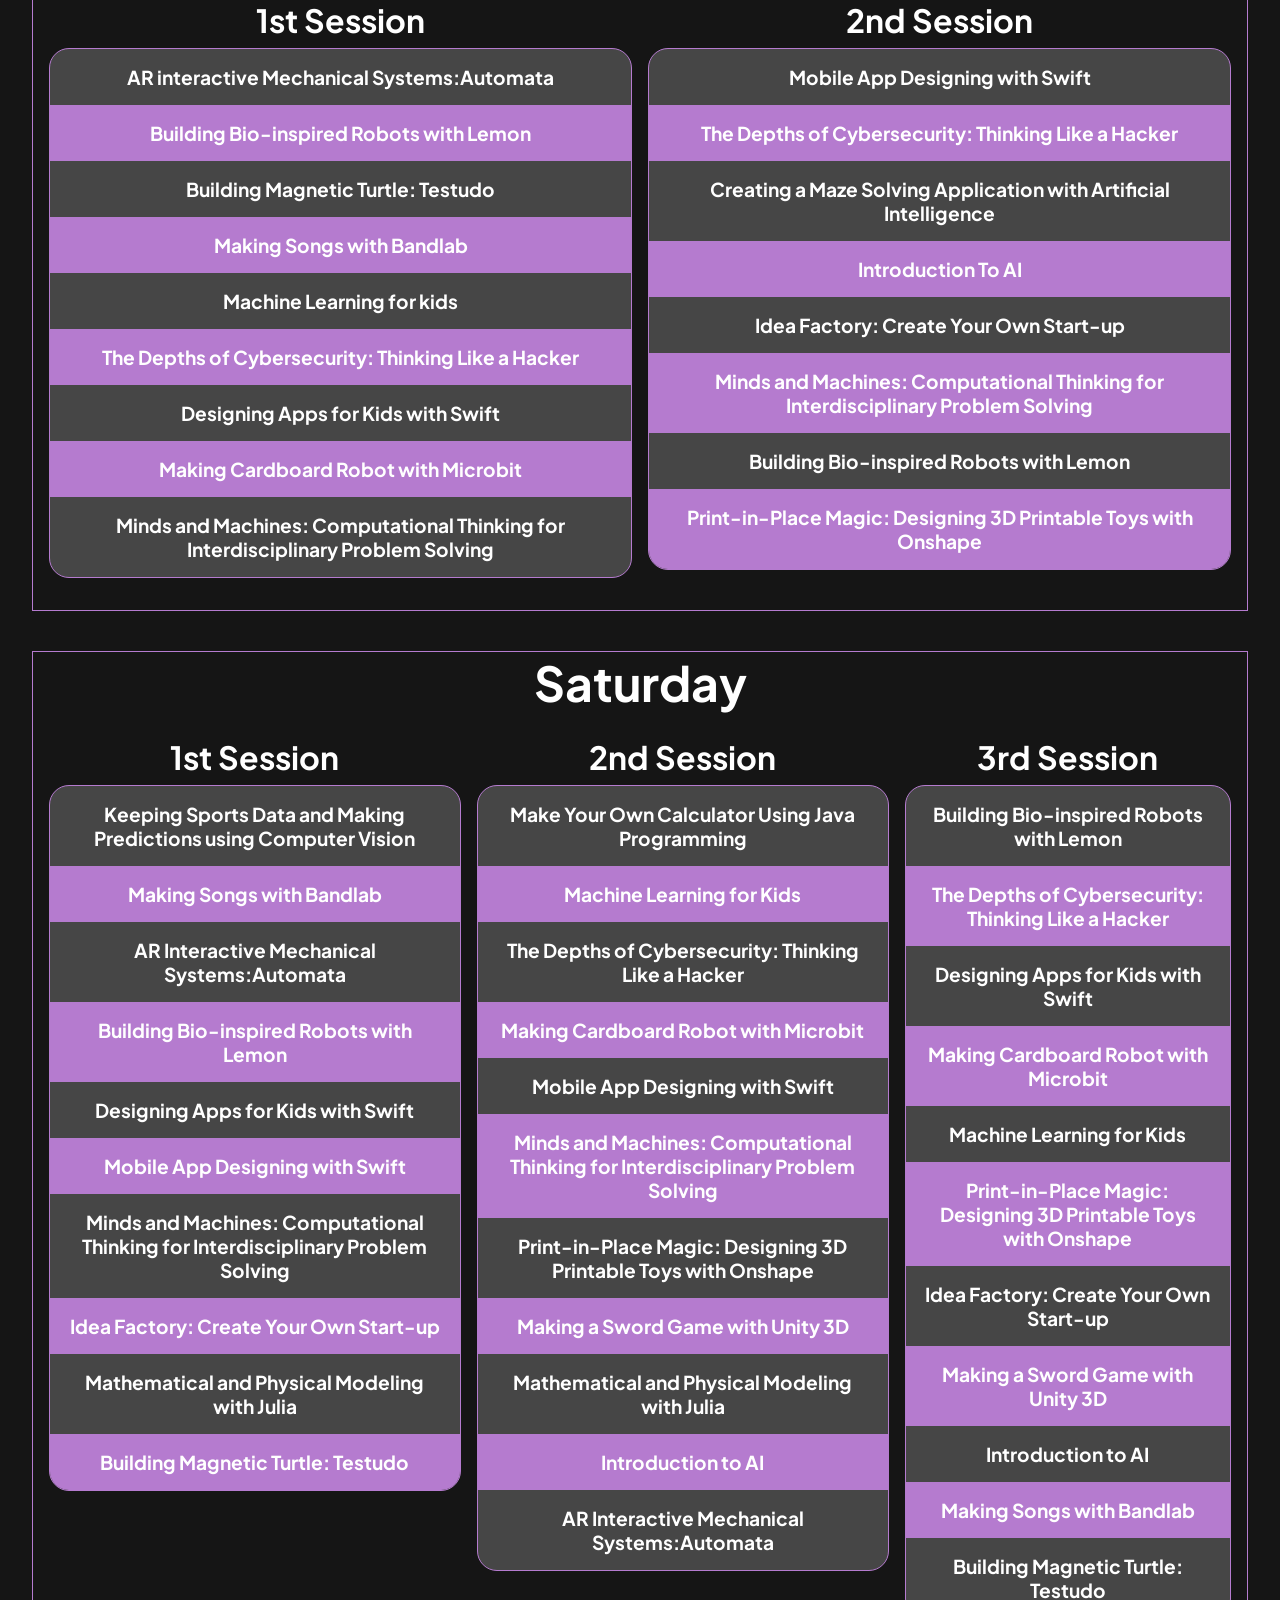
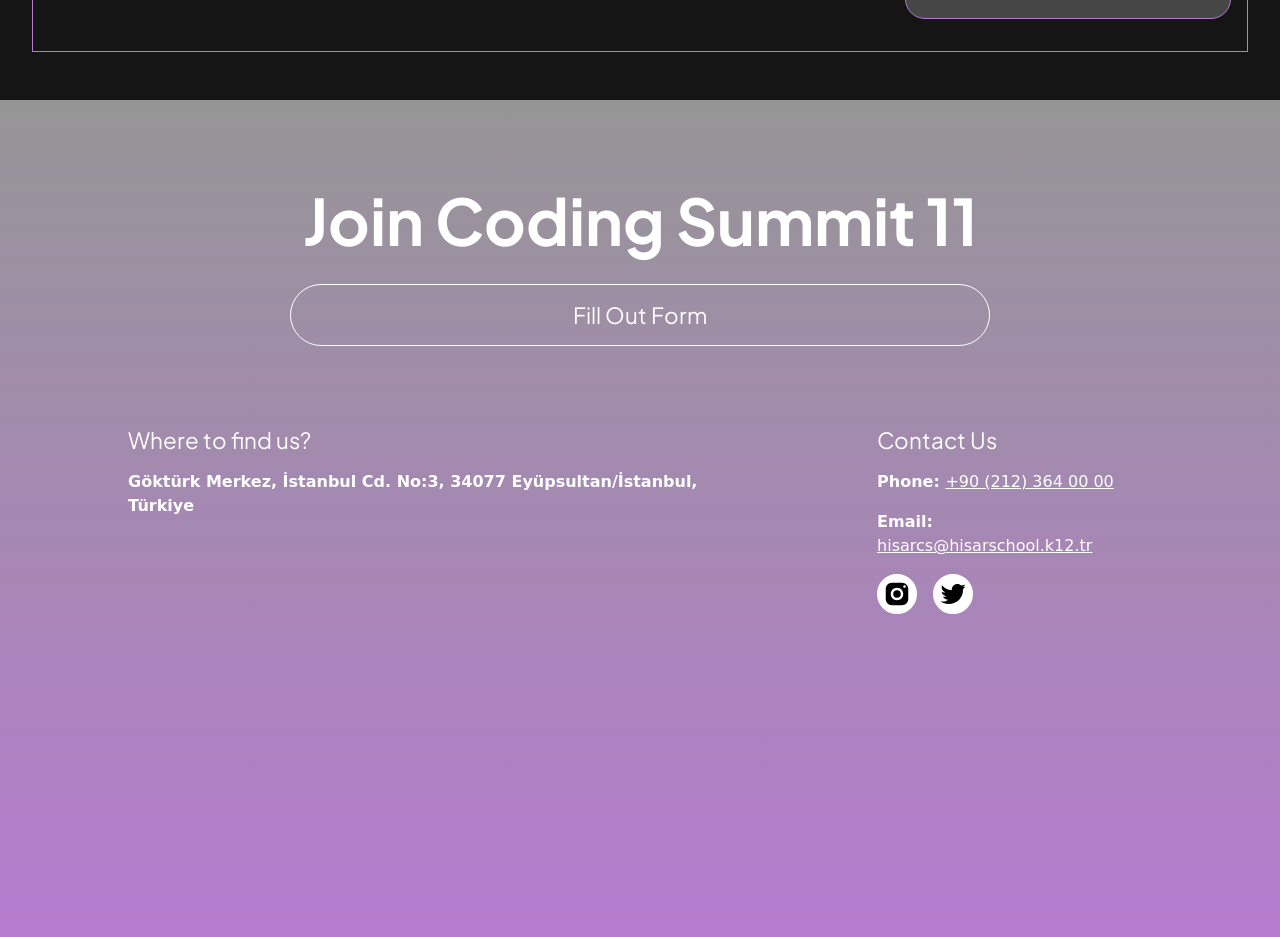
<file: legacy/index.html>
<!doctype html><html lang="en" style="scroll-behavior:smooth"><head><meta charset="utf-8"/><link rel="icon" href="./favicon.ico"/><meta name="viewport" content="width=device-width,initial-scale=1"/><meta name="theme-color" content="#000000"/><meta name="description" content="The offical information and registration website for Hisar Coding Summit 12"/><meta property="og:title" content="Hisar Coding Summit 12"/><meta property="og:description" content="The offical information and registration website for Hisar Coding Summit 12"/><meta property="og:image" itemprop="image" content="./images/siyahidealab.png"/><meta property="og:url" content="https://event.hisarcs.com/"/><meta name="twitter:title" content="Hisar Coiding Summit 12"/><link rel="apple-touch-icon" href="./logo192.png"/><link rel="manifest" href="./manifest.json"/><link rel="preconnect" href="https://fonts.googleapis.com"><link rel="preconnect" href="https://fonts.gstatic.com" crossorigin><link href="https://fonts.googleapis.com/css2?family=Roboto+Slab:wght@700&display=swap" rel="stylesheet"><link href="https://fonts.googleapis.com/css2?family=Roboto+Slab:wght@600&display=swap" rel="stylesheet"><title>Hisar Coding Summit 11 — Legacy</title><script defer="defer" src="./static/js/main.dcd24803.js"></script><link href="./static/css/main.6b753099.css" rel="stylesheet"></head><body><noscript>You need to enable JavaScript to run this app.</noscript><div id="root"></div></body></html>
</file>
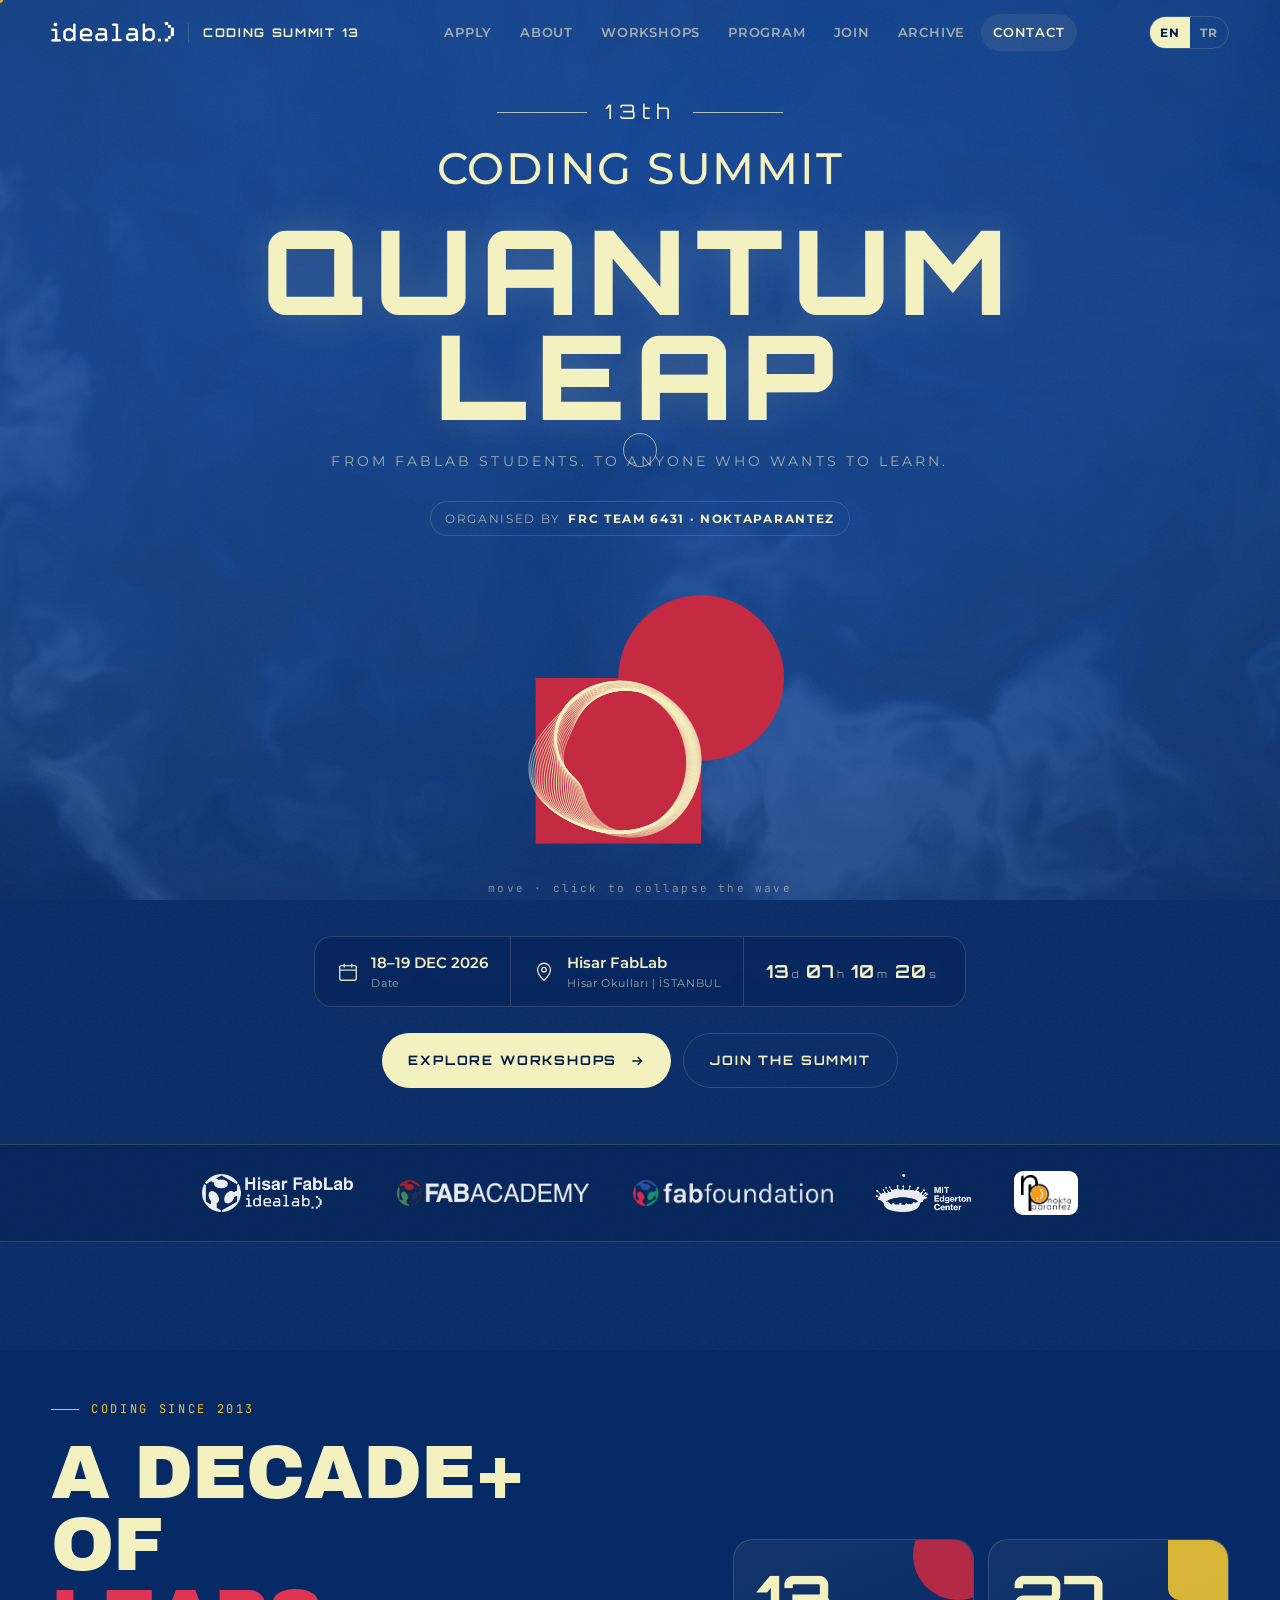
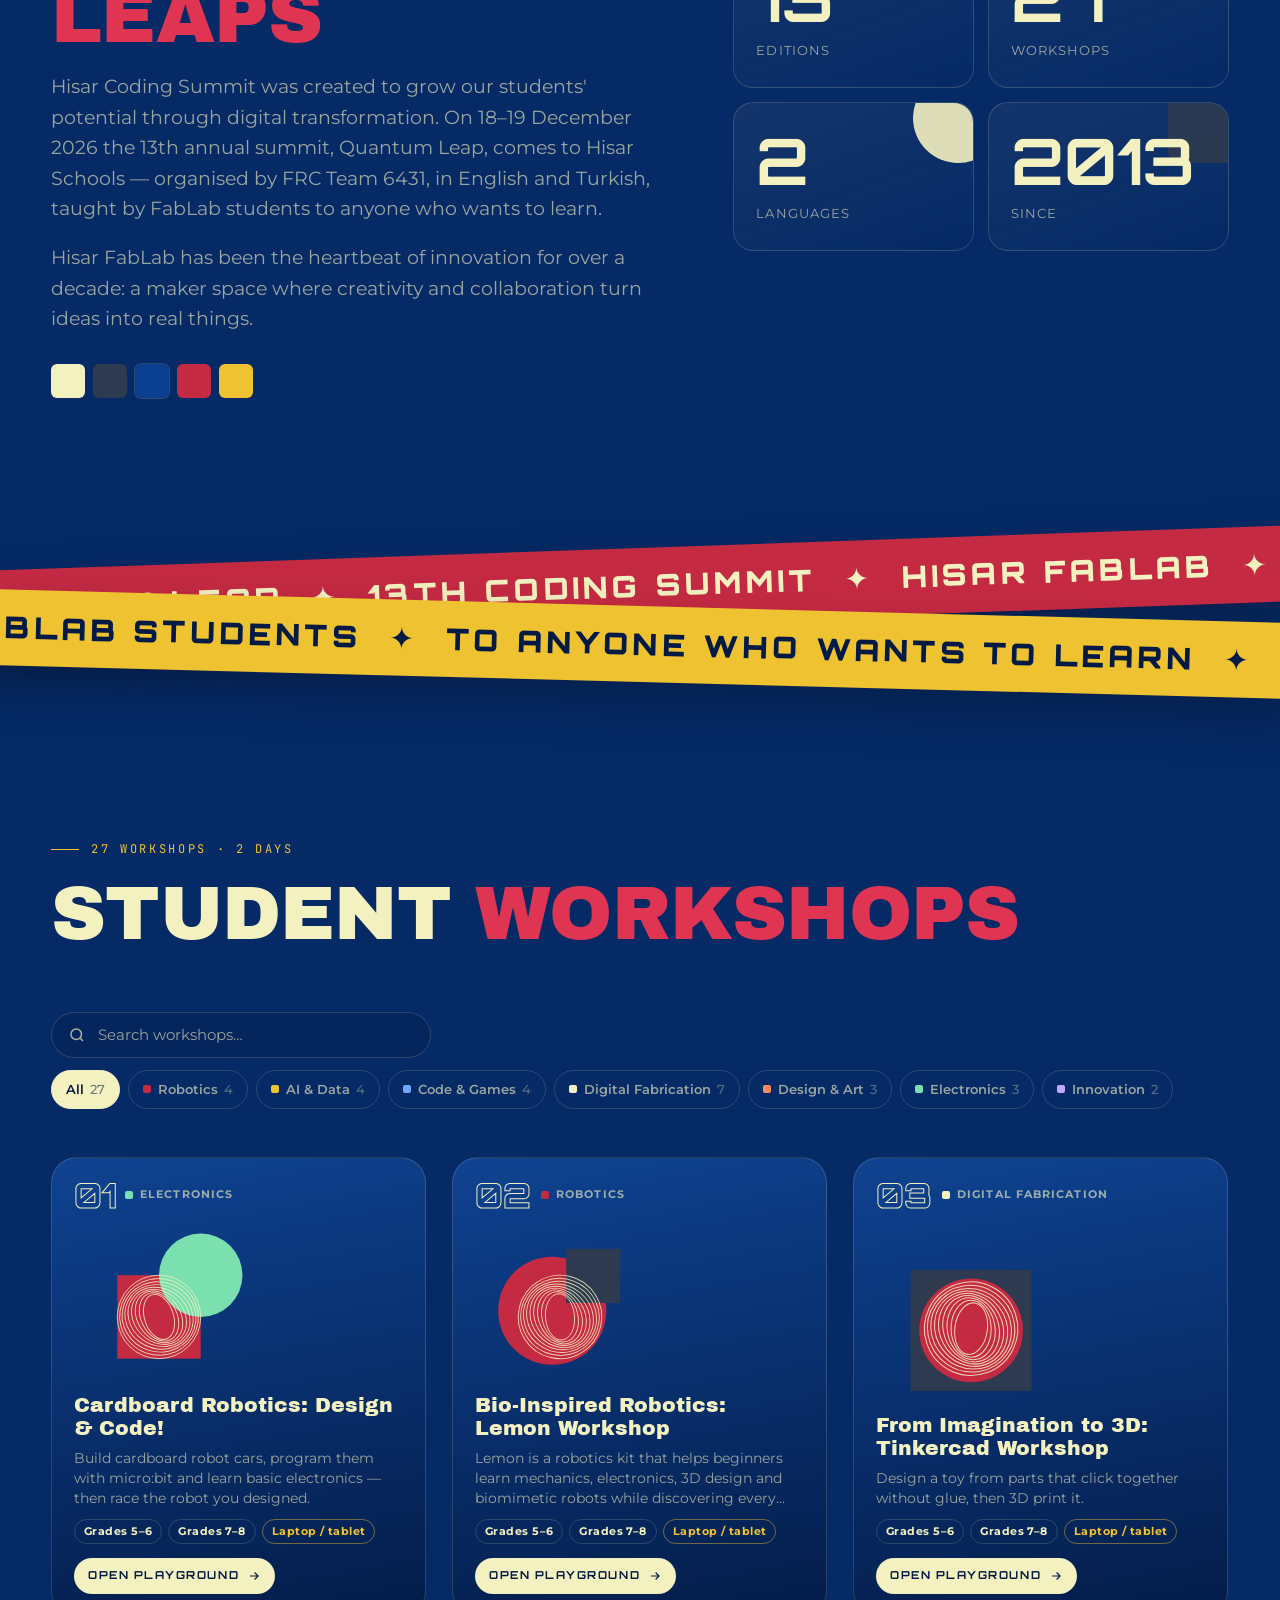
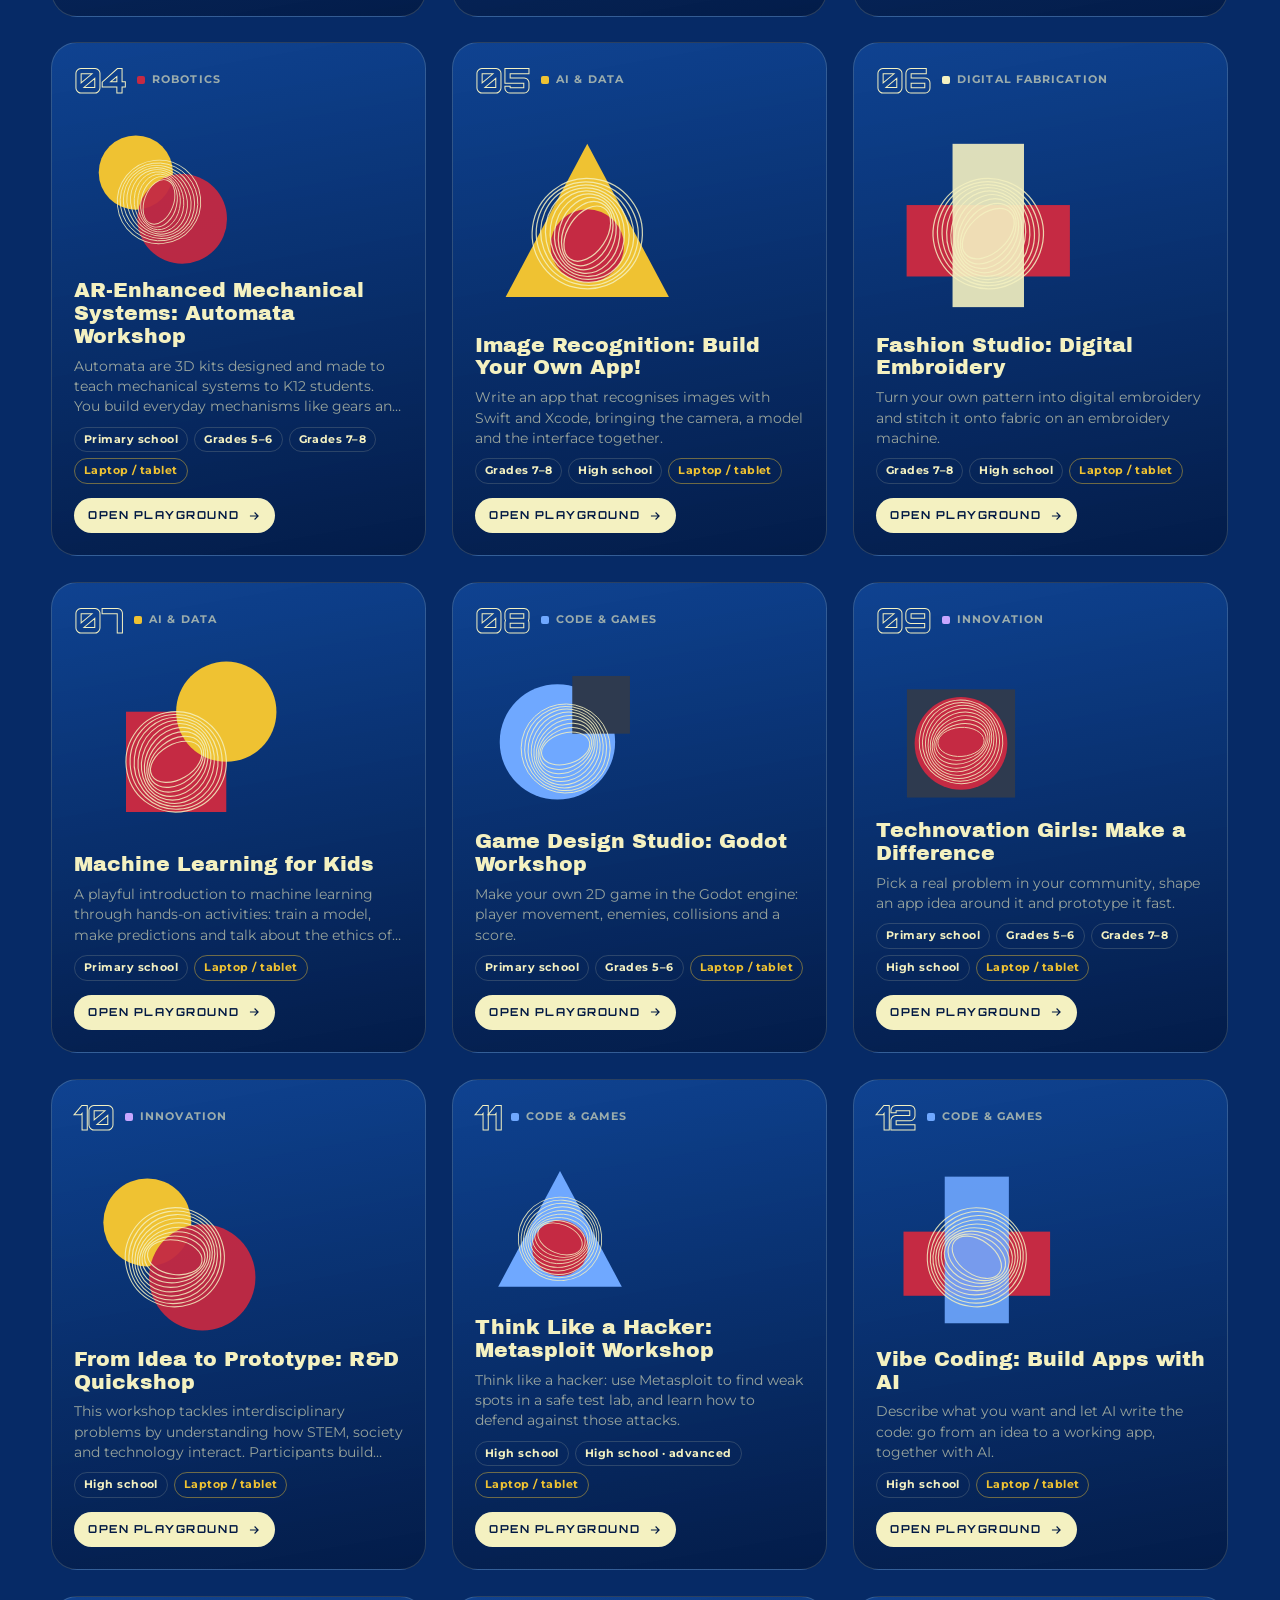
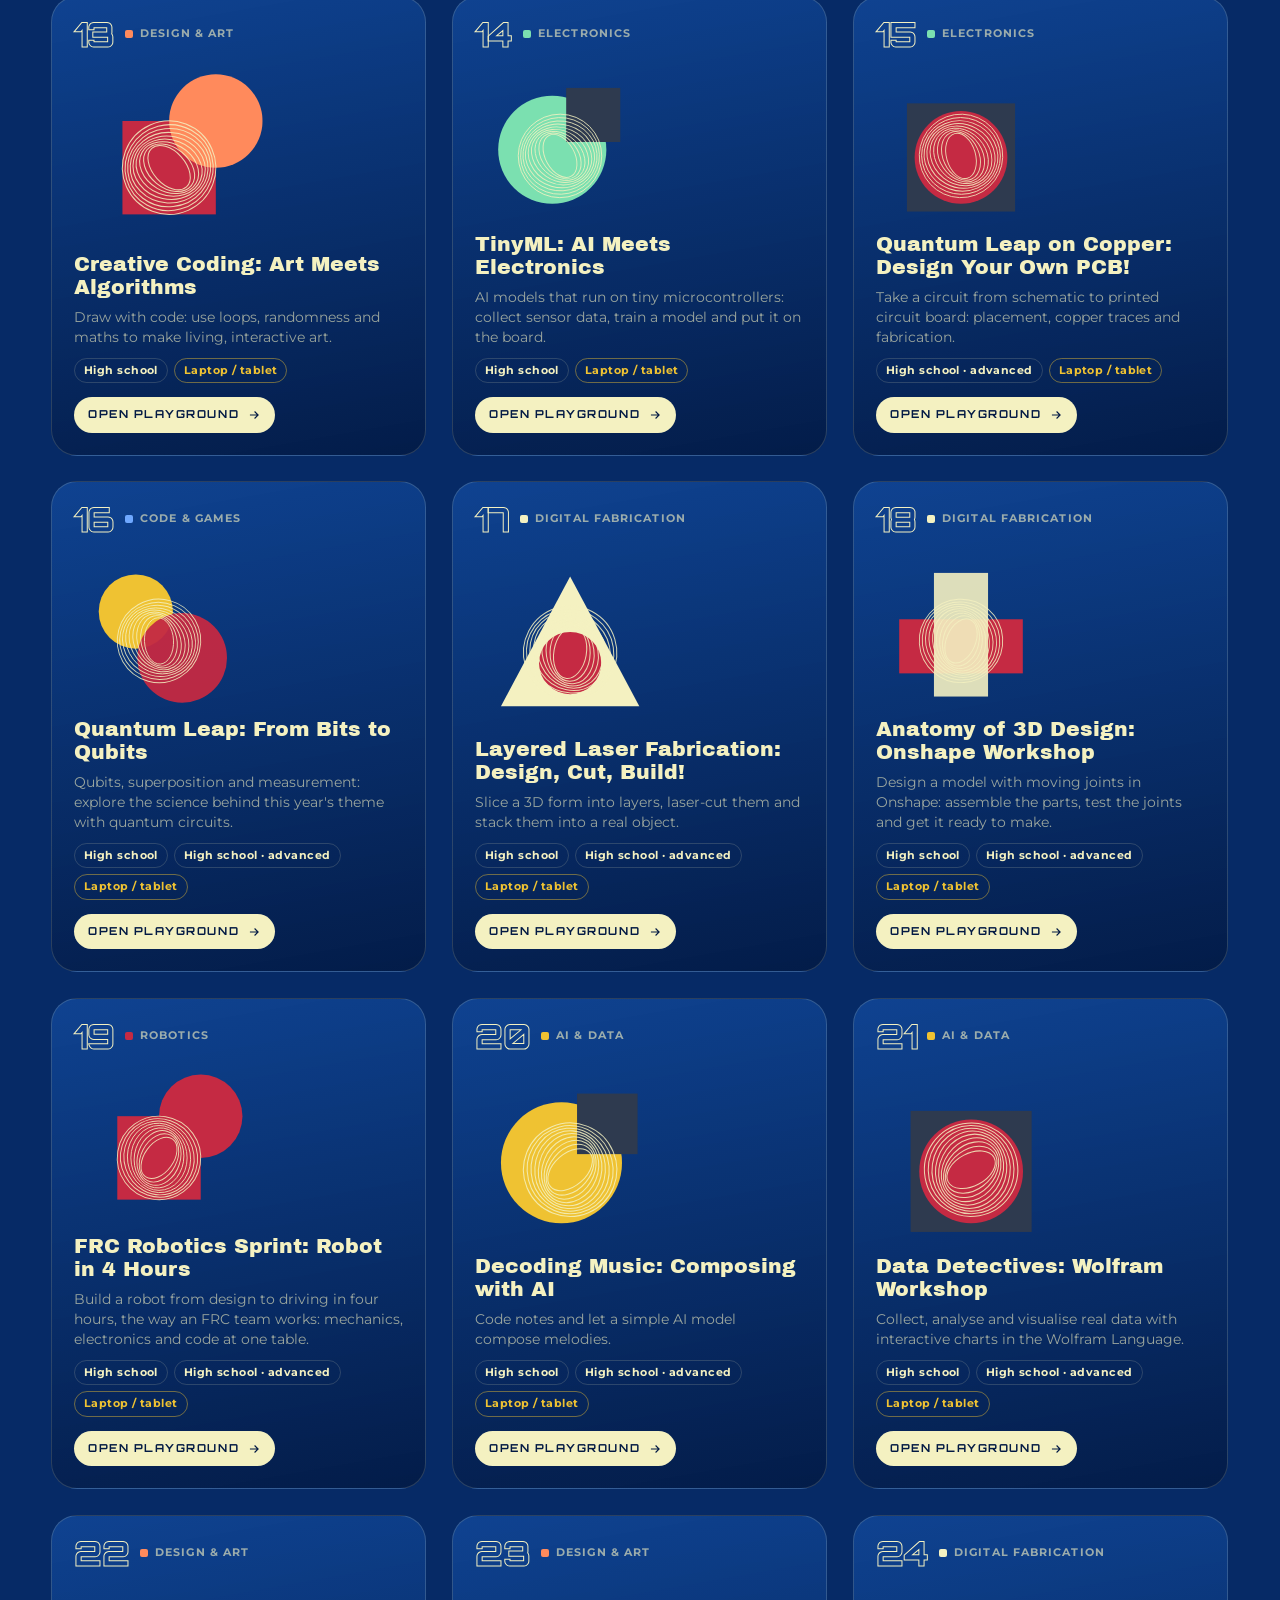
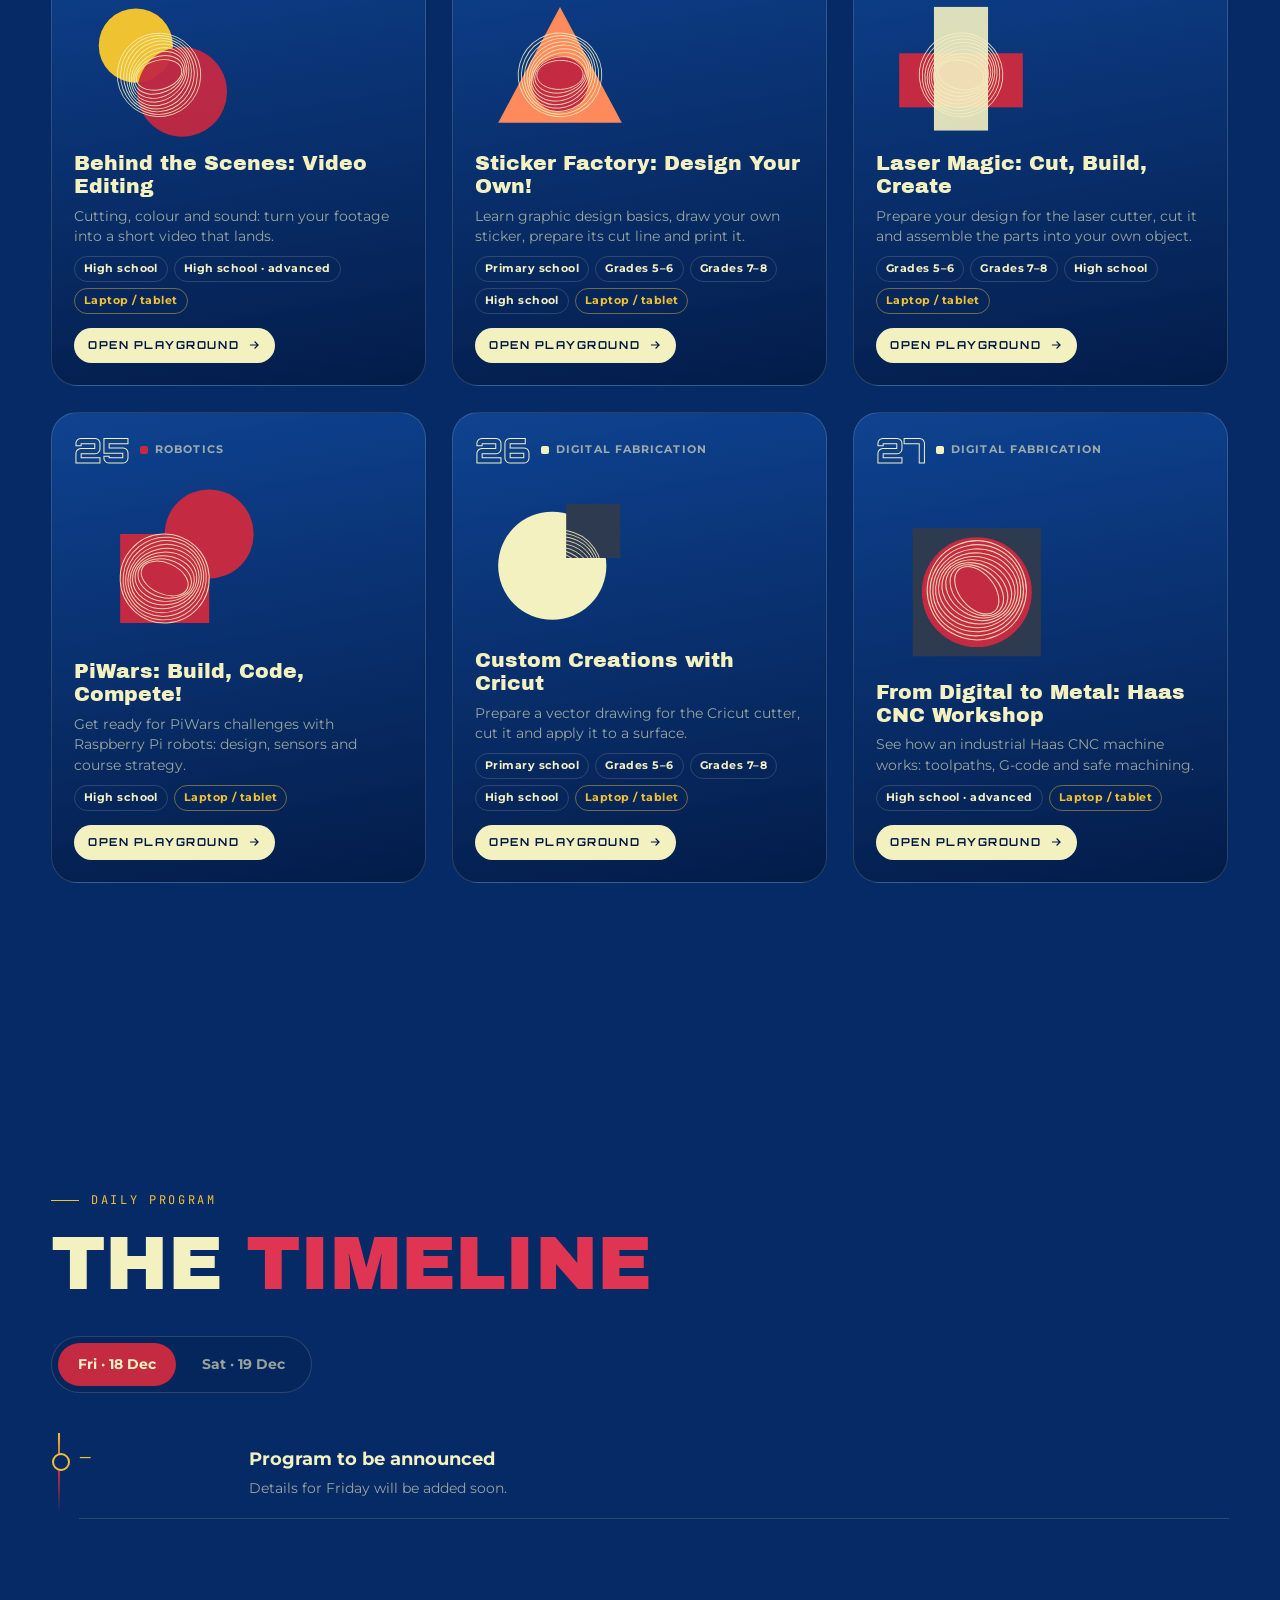
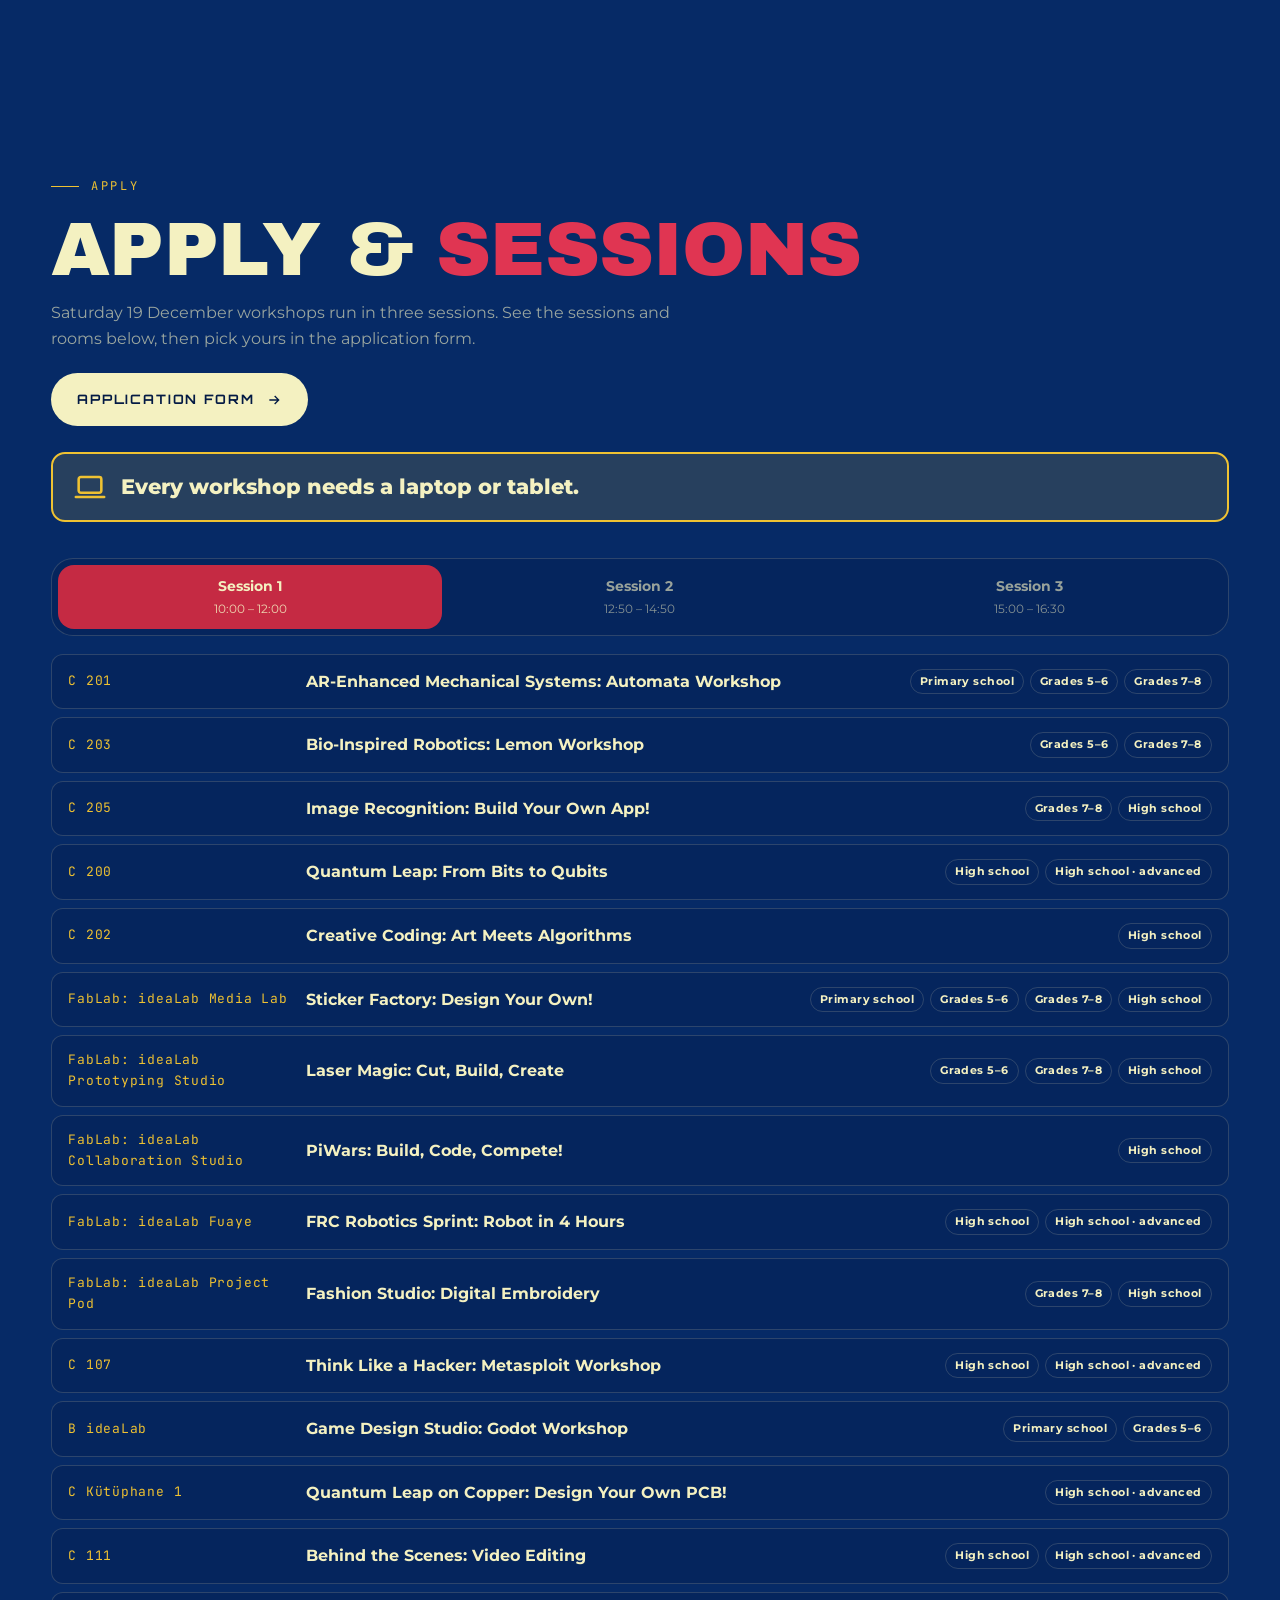
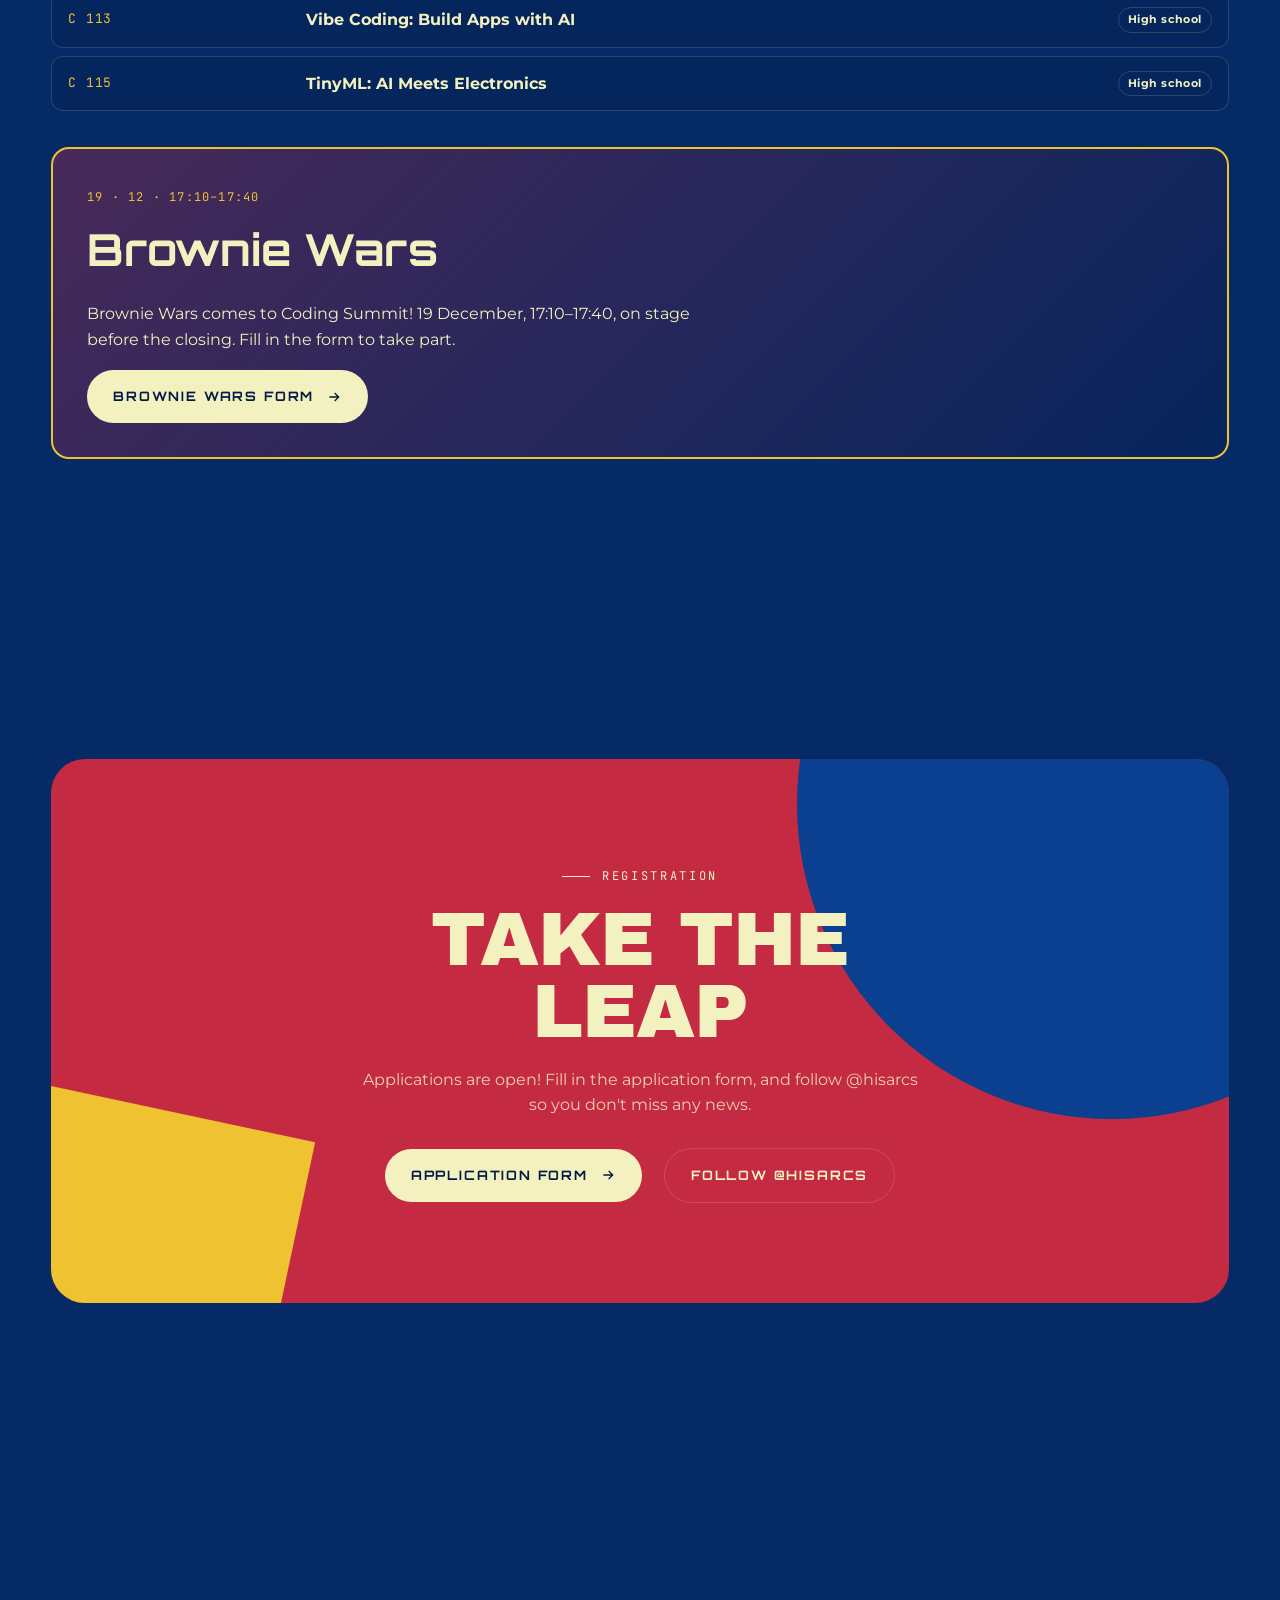
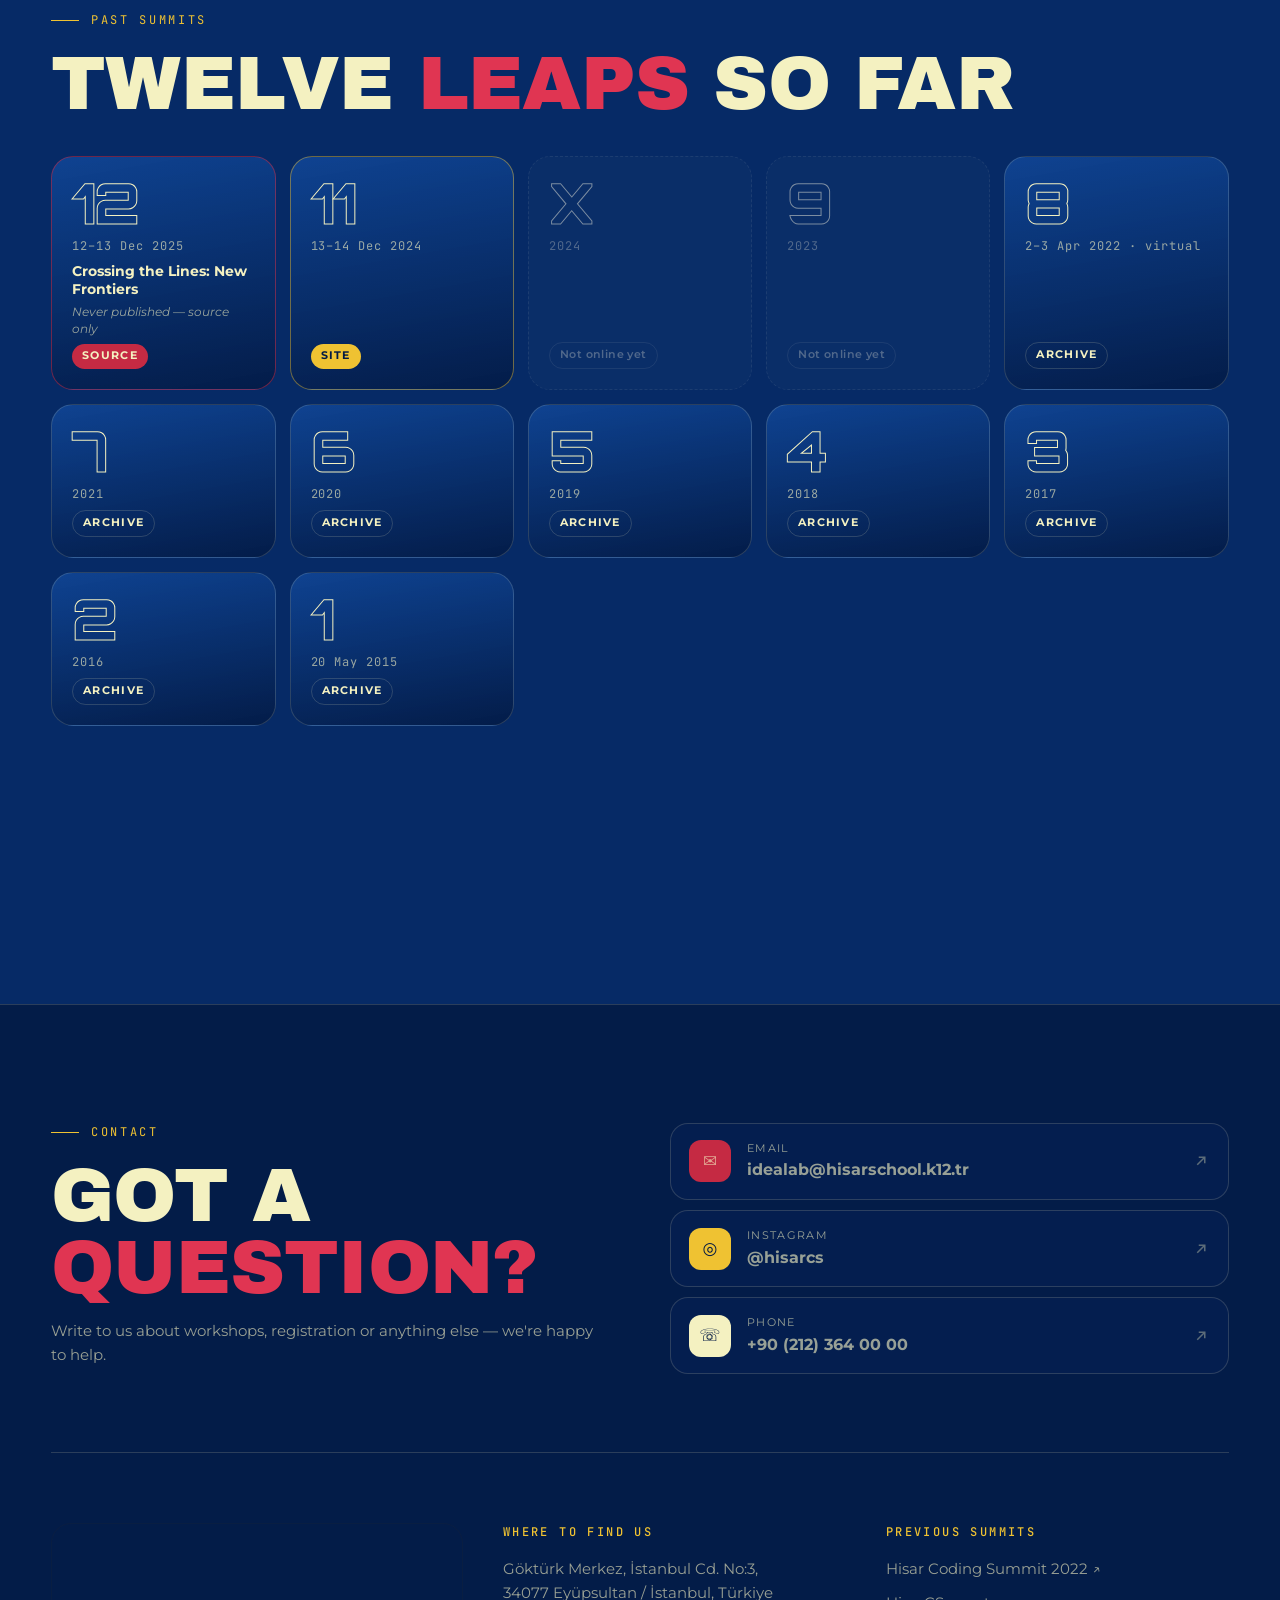
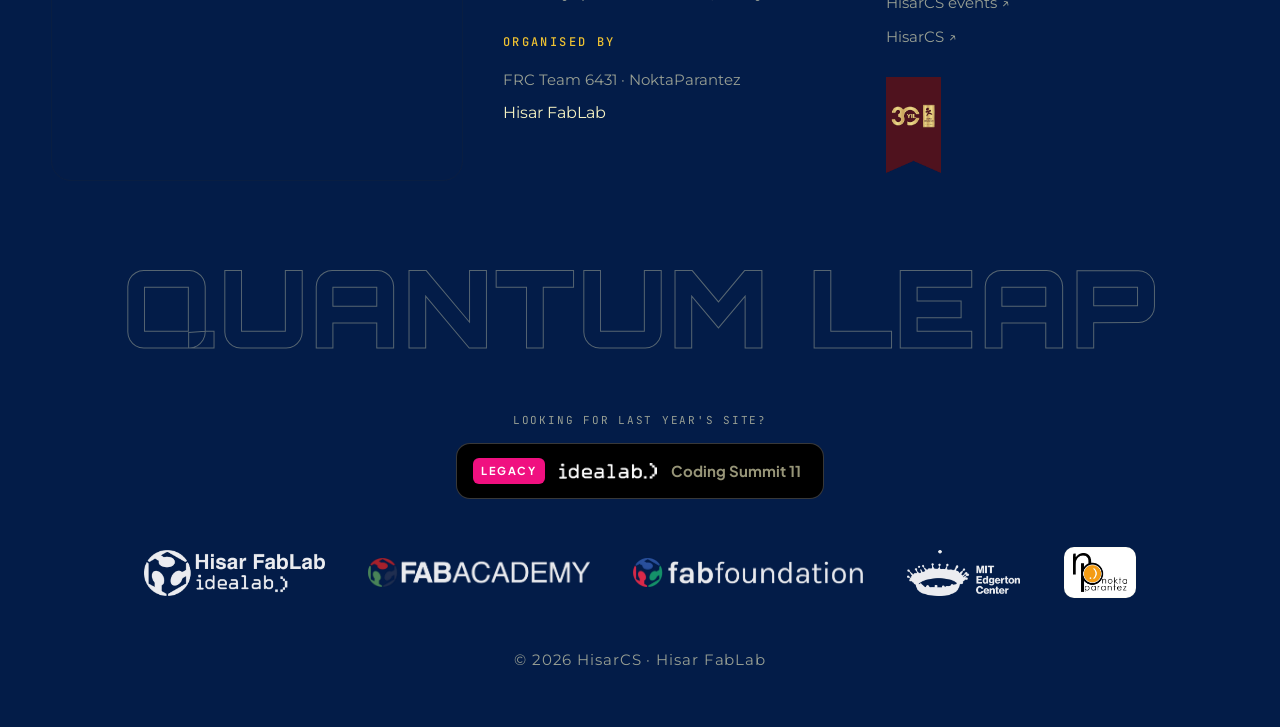
<file: register.html>
<!doctype html>
<html lang="en">
<head>
  <meta charset="utf-8" />
  <meta name="viewport" content="width=device-width, initial-scale=1" />
  <title>Register — Quantum Leap · 13th Hisar Coding Summit</title>
  <meta name="description" content="Register for the 13th Hisar Coding Summit: Quantum Leap, 18–19 December 2026." />
  <meta name="theme-color" content="#0b3f8f" />
  <link rel="icon" href="legacy/favicon.ico" />
  <link rel="preconnect" href="https://fonts.googleapis.com" />
  <link rel="preconnect" href="https://fonts.gstatic.com" crossorigin />
  <link href="https://fonts.googleapis.com/css2?family=Archivo+Black&family=JetBrains+Mono:wght@400;500&family=Montserrat:wght@300;400;500;600;700&family=Orbitron:wght@500;700;900&family=Plus+Jakarta+Sans:wght@700&display=swap" rel="stylesheet" />
  <link rel="stylesheet" href="assets/css/style.css?v=1116c" />
  <link rel="stylesheet" href="assets/css/register.css?v=1116c" />
</head>
<body class="reg">
  <div class="reg__bg" aria-hidden="true"></div>
  <div class="grain" aria-hidden="true"></div>

  <header class="nav is-solid" id="nav">
    <a class="nav__brand" href="index.html" aria-label="Hisar Coding Summit home">
      <img src="assets/img/idealab-white.png" alt="idealab" />
      <span>CODING SUMMIT 13</span>
    </a>
    <div class="nav__right">
      <a class="reg__back" href="index.html"><span aria-hidden="true">←</span> <span data-i18n="reg.back">Back to site</span></a>
      <div class="lang" role="group" aria-label="Language">
        <button type="button" data-lang="en" aria-pressed="true">EN</button>
        <button type="button" data-lang="tr" aria-pressed="false">TR</button>
      </div>
    </div>
  </header>

  <main class="reg__main">
    <div class="reg__wrap">
      <div class="reg__intro">
        <span class="eyebrow" data-i18n="reg.eyebrow">Registration</span>
        <h1 class="h2" data-i18n-html="reg.title">Take the <em>leap</em></h1>
        <p class="lead" data-i18n="reg.lead">Tell us who you are and pick the workshops you want to join on 18–19 December 2026. Seats in each workshop are limited.</p>
      </div>

      <div class="reg__soon" id="soon" hidden role="status">
        <b data-i18n="reg.soonTitle">Registration opens soon</b>
        <span data-i18n="reg.soonText">The form is ready, but we are not taking sign-ups yet. Follow @hisarcs to be the first to know.</span>
      </div>

      <form class="reg__form" id="form" novalidate autocomplete="on">
        <div class="reg__grid">
          <div class="f">
            <label for="firstName"><span data-i18n="reg.first">First name</span> <i>*</i></label>
            <input id="firstName" name="firstName" type="text" autocomplete="given-name" maxlength="80" required />
            <p class="err" data-for="firstName" role="alert"></p>
          </div>
          <div class="f">
            <label for="lastName"><span data-i18n="reg.last">Last name</span> <i>*</i></label>
            <input id="lastName" name="lastName" type="text" autocomplete="family-name" maxlength="80" required />
            <p class="err" data-for="lastName" role="alert"></p>
          </div>
          <div class="f">
            <label for="email"><span data-i18n="reg.email">Email</span> <i>*</i></label>
            <input id="email" name="email" type="email" inputmode="email" autocomplete="email" maxlength="120" placeholder="name@example.com" required />
            <p class="err" data-for="email" role="alert"></p>
          </div>
          <div class="f">
            <label for="phone"><span data-i18n="reg.phone">Phone</span> <i>*</i></label>
            <input id="phone" name="phone" type="tel" inputmode="tel" autocomplete="tel" maxlength="24" placeholder="05xx xxx xx xx" required />
            <small data-i18n="reg.phoneHint">Mobile number, e.g. 0532 123 45 67 or +90 532 123 45 67</small>
            <p class="err" data-for="phone" role="alert"></p>
          </div>
          <div class="f">
            <label for="school" data-i18n="reg.school">School</label>
            <input id="school" name="school" type="text" autocomplete="organization" maxlength="120" />
          </div>
          <div class="f">
            <label for="grade" data-i18n="reg.grade">Grade</label>
            <select id="grade" name="grade"></select>
          </div>
        </div>

        <fieldset class="f reg__ws" id="wsField">
          <legend><span data-i18n="reg.workshops">Workshops</span> <i>*</i></legend>
          <div class="reg__wstools">
            <label class="search">
              <svg viewBox="0 0 24 24" fill="none" stroke="currentColor" stroke-width="2"><circle cx="11" cy="11" r="7"/><path d="m20 20-3.5-3.5"/></svg>
              <input id="wsq" type="search" data-i18n-ph="reg.wsSearch" placeholder="Search workshops…" autocomplete="off" aria-label="Search workshops" />
            </label>
            <span class="reg__picked" id="picked" aria-live="polite"></span>
          </div>
          <div class="reg__list" id="wsList"></div>
          <p class="err" data-for="workshops" role="alert"></p>
        </fieldset>

        <div class="f">
          <label for="notes" data-i18n="reg.notes">Notes</label>
          <textarea id="notes" name="notes" rows="3" maxlength="600" data-i18n-ph="reg.notesPh" placeholder="Anything we should know? (optional)"></textarea>
        </div>

        <div class="f reg__consent">
          <label class="check">
            <input id="consent" name="consent" type="checkbox" />
            <span><span data-i18n="reg.consent">I consent to my personal data being processed for Hisar Coding Summit registration.</span> <i>*</i></span>
          </label>
          <p class="err" data-for="consent" role="alert"></p>
        </div>

        <div class="hp" aria-hidden="true"><label>Website <input id="website" name="website" type="text" tabindex="-1" autocomplete="off" /></label></div>

        <div class="reg__error" id="fail" hidden role="alert">
          <b data-i18n="reg.failTitle">We could not send your registration</b>
          <span id="failMsg"></span>
        </div>

        <div class="reg__actions">
          <button class="btn" id="submit" type="submit">
            <span id="submitText" data-i18n="reg.submit">Register</span>
            <svg viewBox="0 0 24 24" fill="none" stroke="currentColor" stroke-width="2"><path d="M5 12h14M13 6l6 6-6 6"/></svg>
          </button>
          <span class="reg__req" data-i18n="reg.required">* required</span>
        </div>
      </form>

      <section class="reg__done" id="done" hidden aria-live="polite">
        <span class="eyebrow" style="color:var(--yellow)" data-i18n="reg.doneEyebrow">Done</span>
        <h2 class="h2" data-i18n-html="reg.doneTitle">You're <em>registered</em></h2>
        <p class="lead" id="doneText"></p>
        <ul class="reg__sum" id="doneList"></ul>
        <a class="btn btn--ghost" href="index.html"><span data-i18n="reg.back">Back to site</span></a>
      </section>
    </div>
  </main>

  <footer class="reg__foot">
    <span>© <span id="yr"></span> HisarCS · Hisar FabLab</span>
    <a href="index.html#contact" data-i18n="reg.help">Questions? Contact us</a>
  </footer>

  <script src="assets/js/data.js?v=1116c"></script>
  <script src="assets/js/register.js?v=1116c"></script>
</body>
</html>
</file>
<file: assets/css/style.css>
/* 13th Hisar Coding Summit — "Quantum Leap"
   Palette and type follow the Canva brand sheet (13th Coding Summit, page 1–2). */

:root {
  --blue: #0b3f8f;
  --blue-deep: #062a66;
  --blue-ink: #031a44;
  --navy: #2e3a4f;
  --cream: #f4f1c1;
  --cream-dim: rgba(244, 241, 193, 0.62);
  --red: #c52a43;
  --red-hot: #e03552;
  --yellow: #efc232;
  --line: rgba(244, 241, 193, 0.16);
  --glass: rgba(6, 34, 86, 0.55);

  --f-display: "Orbitron", "Archivo Black", system-ui, sans-serif;
  --f-heavy: "Archivo Black", "Montserrat", system-ui, sans-serif;
  --f-body: "Montserrat", system-ui, -apple-system, sans-serif;
  --f-mono: "JetBrains Mono", ui-monospace, Menlo, monospace;

  --gutter: clamp(16px, 4vw, 56px);
  --max: 1240px;
  --ease: cubic-bezier(0.2, 0.8, 0.2, 1);
}

* { box-sizing: border-box; }
html { scroll-behavior: smooth; -webkit-text-size-adjust: 100%; }
body {
  margin: 0;
  background: var(--blue-deep);
  color: var(--cream);
  font-family: var(--f-body);
  font-size: 16px;
  line-height: 1.6;
  overflow-x: hidden;
  -webkit-font-smoothing: antialiased;
}
::selection { background: var(--red); color: var(--cream); }
a { color: inherit; }
img { max-width: 100%; display: block; }
button { font: inherit; color: inherit; }

/* ---------- background layers ---------- */
#smoke {
  position: fixed; inset: 0; width: 100%; height: 100%;
  z-index: -2; display: block;
  background: radial-gradient(120% 90% at 70% 10%, #1450a8 0%, var(--blue) 40%, var(--blue-deep) 100%);
}
.grain {
  position: fixed; inset: -50%; z-index: -1; pointer-events: none; opacity: 0.07;
  background-image: url("data:image/svg+xml;utf8,<svg xmlns='http://www.w3.org/2000/svg' width='160' height='160'><filter id='n'><feTurbulence type='fractalNoise' baseFrequency='.9' numOctaves='3' stitchTiles='stitch'/></filter><rect width='100%' height='100%' filter='url(%23n)'/></svg>");
  animation: grain 1.2s steps(6) infinite;
}
@keyframes grain {
  0% { transform: translate(0, 0); } 20% { transform: translate(-3%, 2%); }
  40% { transform: translate(2%, -4%); } 60% { transform: translate(-4%, -1%); }
  80% { transform: translate(3%, 3%); } 100% { transform: translate(0, 0); }
}

/* ---------- cursor (pointer devices only) ---------- */
.cursor, .cursor-ring { display: none; }
@media (hover: hover) and (pointer: fine) {
  .cursor, .cursor-ring {
    display: block; position: fixed; left: 0; top: 0; z-index: 100;
    pointer-events: none; border-radius: 50%;
    transform: translate(-50%, -50%);
  }
  .cursor { width: 6px; height: 6px; background: var(--cream); mix-blend-mode: difference; }
  .cursor-ring {
    width: 34px; height: 34px; border: 1px solid var(--cream-dim);
    transition: width .25s var(--ease), height .25s var(--ease), border-color .25s, background .25s;
  }
  .cursor-ring.is-hover { width: 64px; height: 64px; border-color: var(--yellow); background: rgba(239, 194, 50, .08); }
}

/* ---------- nav ---------- */
.nav {
  position: fixed; top: 0; left: 0; right: 0; z-index: 50;
  display: flex; align-items: center; justify-content: space-between; gap: 16px;
  padding: 14px var(--gutter);
  transition: background .4s, backdrop-filter .4s, padding .4s;
}
.nav.is-solid {
  background: rgba(3, 26, 68, .72);
  -webkit-backdrop-filter: blur(14px) saturate(1.3); backdrop-filter: blur(14px) saturate(1.3);
  border-bottom: 1px solid var(--line);
}
.nav__brand { display: flex; align-items: center; gap: 14px; text-decoration: none; flex: none; }
@media (max-width: 1180px) { .nav__brand span { display: none; } }
.nav__brand img { height: 20px; width: auto; }
.nav__brand span {
  font-family: var(--f-display); font-weight: 700; letter-spacing: .14em; font-size: 12px;
  padding-left: 14px; border-left: 1px solid var(--line); white-space: nowrap;
}
.nav__links { display: flex; align-items: center; gap: 4px; }
.nav__links a {
  text-decoration: none; font-size: 13px; font-weight: 600; letter-spacing: .06em; text-transform: uppercase;
  padding: 8px 12px; border-radius: 99px; color: var(--cream-dim); transition: color .2s, background .2s;
}
.nav__links a:hover, .nav__links a.is-active { color: var(--cream); background: rgba(244, 241, 193, .08); }
.nav__right { display: flex; align-items: center; gap: 10px; }
.lang {
  display: inline-flex; border: 1px solid var(--line); border-radius: 99px; overflow: hidden; font-size: 12px; font-weight: 700;
}
.lang button { background: none; border: 0; padding: 6px 10px; cursor: pointer; color: var(--cream-dim); letter-spacing: .08em; }
.lang button[aria-pressed="true"] { background: var(--cream); color: var(--blue-ink); }
.nav__burger { display: none; background: none; border: 1px solid var(--line); border-radius: 10px; width: 40px; height: 40px; cursor: pointer; }
.nav__burger i { display: block; width: 18px; height: 2px; background: var(--cream); margin: 4px auto; transition: transform .3s; }

@media (max-width: 900px) {
  .nav__links {
    position: fixed; inset: 64px 12px auto 12px; flex-direction: column; align-items: stretch;
    background: rgba(3, 26, 68, .96); border: 1px solid var(--line); border-radius: 18px; padding: 10px;
    transform: translateY(-12px); opacity: 0; pointer-events: none; transition: .3s var(--ease);
  }
  .nav__links.is-open { transform: none; opacity: 1; pointer-events: auto; }
  .nav__links a { padding: 14px 16px; font-size: 15px; }
  .nav__burger { display: block; }
  .nav__brand span { display: none; }
}

/* ---------- shared ---------- */
.wrap { width: min(var(--max), 100% - 2 * var(--gutter)); margin-inline: auto; }
.section { position: relative; padding: clamp(80px, 12vw, 150px) 0; }
.eyebrow {
  display: inline-flex; align-items: center; gap: 12px;
  font-family: var(--f-mono); font-size: 12px; letter-spacing: .22em; text-transform: uppercase; color: var(--yellow);
}
.eyebrow::before { content: ""; width: 28px; height: 1px; background: currentColor; }
.h2 {
  font-family: var(--f-heavy); font-weight: 400; text-transform: uppercase;
  font-size: clamp(34px, 6vw, 76px); line-height: .95; letter-spacing: -.01em; margin: 18px 0 0;
}
.h2 em { font-style: normal; color: var(--red-hot); }
.lead { font-size: clamp(16px, 1.5vw, 19px); color: var(--cream-dim); max-width: 62ch; }

.btn {
  --bg: var(--cream); --fg: var(--blue-ink);
  position: relative; display: inline-flex; align-items: center; gap: 12px;
  padding: 16px 26px; border-radius: 99px; border: 0; cursor: pointer; text-decoration: none;
  background: var(--bg); color: var(--fg);
  font-family: var(--f-display); font-weight: 700; font-size: 13px; letter-spacing: .14em; text-transform: uppercase;
  overflow: hidden; isolation: isolate; transition: transform .3s var(--ease), box-shadow .3s;
}
.btn::before {
  content: ""; position: absolute; inset: 0; z-index: -1; background: var(--red);
  transform: translateY(101%); transition: transform .45s var(--ease);
}
.btn:hover { color: var(--cream); box-shadow: 0 12px 40px -10px rgba(197, 42, 67, .8); }
.btn:hover::before { transform: none; }
.btn--ghost { --bg: transparent; --fg: var(--cream); border: 1px solid var(--line); }
.btn svg { width: 16px; height: 16px; transition: transform .3s var(--ease); }
.btn:hover svg { transform: translateX(4px); }

.reveal { opacity: 0; transform: translateY(36px); transition: opacity 1s var(--ease), transform 1s var(--ease); }
.reveal.is-in { opacity: 1; transform: none; }

/* ---------- hero ---------- */
.hero {
  position: relative; min-height: 100svh; display: grid; place-items: center;
  padding: 96px var(--gutter) 56px; text-align: center; overflow: hidden;
}
.hero__inner { position: relative; z-index: 2; display: flex; flex-direction: column; align-items: center; }
.hero__edition {
  display: flex; align-items: center; gap: 18px;
  font-family: var(--f-display); font-size: clamp(14px, 1.6vw, 20px); letter-spacing: .3em;
}
.hero__edition::before, .hero__edition::after { content: ""; width: clamp(40px, 7vw, 90px); height: 1px; background: var(--cream); opacity: .7; }
.hero__summit {
  font-family: var(--f-body); font-weight: 500; letter-spacing: .04em;
  font-size: clamp(22px, 3.4vw, 44px); margin-top: 6px;
}
.title {
  font-family: var(--f-display); font-weight: 900; color: var(--cream);
  font-size: clamp(44px, min(11vw, 13svh), 150px); line-height: .9; letter-spacing: .08em; margin: 14px 0 0;
  text-shadow: 0 0 40px rgba(244, 241, 193, .18);
}
.title .row { display: block; white-space: nowrap; }
.title .ch { display: inline-block; position: relative; transition: color .2s, transform .2s; }
.title .ch:hover { color: var(--yellow); transform: translateY(-6px); }
.title.is-glitch .row { animation: glitch .38s steps(2) 1; }
@keyframes glitch {
  0% { clip-path: inset(0 0 0 0); transform: none; text-shadow: none; }
  20% { clip-path: inset(10% 0 55% 0); transform: translateX(-6px); text-shadow: 4px 0 var(--red), -4px 0 var(--yellow); }
  40% { clip-path: inset(60% 0 8% 0); transform: translateX(6px); text-shadow: -4px 0 var(--red), 4px 0 #6fb4ff; }
  60% { clip-path: inset(30% 0 35% 0); transform: translateX(-3px); }
  100% { clip-path: inset(0 0 0 0); transform: none; text-shadow: none; }
}
.hero__tag {
  margin-top: 22px; font-size: clamp(11px, 1.1vw, 14px); letter-spacing: .22em; text-transform: uppercase; color: var(--cream-dim);
}
.hero__stage { position: relative; width: min(440px, 84vw, 40svh); aspect-ratio: 1; margin-top: clamp(4px, 1.5vw, 16px); }
@media (max-width: 640px) { .hero__stage { width: min(84vw, 360px); } }
#ring { position: absolute; inset: 0; width: 100%; height: 100%; }
.hero__hint {
  position: absolute; bottom: 4%; left: 50%; transform: translateX(-50%);
  font-family: var(--f-mono); font-size: 11px; letter-spacing: .2em; color: var(--cream-dim); opacity: .8; white-space: nowrap;
}

.infobar {
  margin-top: clamp(10px, 2vw, 24px);
  display: flex; align-items: stretch; gap: 0; flex-wrap: wrap; justify-content: center;
  border: 1px solid var(--line); border-radius: 18px; background: var(--glass);
  -webkit-backdrop-filter: blur(10px); backdrop-filter: blur(10px);
}
.infobar > * { padding: 14px 22px; display: flex; align-items: center; gap: 12px; text-align: left; }
.infobar > * + * { border-left: 1px solid var(--line); }
.infobar svg { width: 22px; height: 22px; flex: none; opacity: .9; }
.infobar strong { display: block; font-size: 15px; font-weight: 600; }
.infobar small { display: block; font-size: 11px; color: var(--cream-dim); letter-spacing: .06em; }
.count { font-family: var(--f-display); font-size: 18px; letter-spacing: .06em; font-variant-numeric: tabular-nums; }
.count b { font-weight: 700; }
.count i { font-style: normal; font-size: 10px; color: var(--cream-dim); margin: 0 6px 0 2px; }
@media (max-width: 640px) {
  .infobar > * { flex: 1 1 100%; justify-content: center; }
  .infobar > * + * { border-left: 0; border-top: 1px solid var(--line); }
}
.hero__cta { display: flex; gap: 12px; flex-wrap: wrap; justify-content: center; margin-top: 26px; }
.scrollcue {
  position: absolute; left: 50%; bottom: 18px; z-index: 2; transform: translateX(-50%);
  width: 22px; height: 36px; border: 1px solid var(--cream-dim); border-radius: 12px;
}
.scrollcue::after {
  content: ""; position: absolute; left: 50%; top: 7px; width: 3px; height: 7px; border-radius: 2px;
  background: var(--cream); transform: translateX(-50%); animation: cue 1.8s var(--ease) infinite;
}
@keyframes cue { 0% { opacity: 0; transform: translate(-50%, 0); } 30% { opacity: 1; } 100% { opacity: 0; transform: translate(-50%, 12px); } }

/* ---------- partner strip ---------- */
.partners { border-block: 1px solid var(--line); padding: 26px 0; background: rgba(3, 26, 68, .35); }
.partners .wrap { display: flex; align-items: center; justify-content: center; gap: clamp(14px, 3.4vw, 44px); flex-wrap: wrap; }
.partners .p {
  font-weight: 700; font-size: 14px; letter-spacing: .08em; color: var(--cream-dim); text-transform: uppercase;
  display: flex; align-items: center; gap: 10px; transition: color .3s;
}
.partners .p:hover { color: var(--cream); }
.partners img { height: 18px; width: auto; opacity: .8; }
.partners .dot { width: 9px; height: 9px; border-radius: 2px; }

/* ---------- marquee ---------- */
.marquee {
  overflow: hidden; background: var(--red); color: var(--cream);
  transform: rotate(-2deg); margin: 0 -4vw; box-shadow: 0 20px 60px -20px rgba(0, 0, 0, .5);
}
.marquee--y { background: var(--yellow); color: var(--blue-ink); transform: rotate(1.5deg); margin-top: -18px; }
.marquee__track { display: flex; width: max-content; animation: marquee 32s linear infinite; }
.marquee--y .marquee__track { animation-direction: reverse; animation-duration: 40s; }
.marquee span {
  font-family: var(--f-display); font-weight: 900; font-size: clamp(18px, 2.6vw, 30px); letter-spacing: .14em;
  padding: 14px 0; white-space: nowrap;
}
.marquee span::after { content: "✦"; margin: 0 28px; }
@keyframes marquee { to { transform: translateX(-50%); } }

/* ---------- about ---------- */
.about__grid { display: grid; grid-template-columns: 1.1fr .9fr; gap: clamp(32px, 6vw, 90px); align-items: center; }
@media (max-width: 900px) { .about__grid { grid-template-columns: 1fr; } }
.stats { display: grid; grid-template-columns: repeat(2, 1fr); gap: 14px; }
.stat {
  position: relative; padding: 26px 22px; border-radius: 20px; border: 1px solid var(--line);
  background: linear-gradient(160deg, rgba(244, 241, 193, .06), rgba(244, 241, 193, 0)); overflow: hidden;
}
.stat::after { content: ""; position: absolute; right: -30px; top: -30px; width: 90px; height: 90px; border-radius: 50%; background: var(--c, var(--red)); opacity: .9; transition: transform .6s var(--ease); }
.stat:hover::after { transform: scale(1.5); }
.stat:nth-child(2) { --c: var(--yellow); }
.stat:nth-child(2)::after { border-radius: 12px; }
.stat:nth-child(3) { --c: var(--cream); }
.stat:nth-child(4) { --c: var(--navy); }
.stat:nth-child(4)::after { border-radius: 12px; }
.stat b { display: block; font-family: var(--f-display); font-size: clamp(40px, 5vw, 64px); line-height: 1; position: relative; z-index: 1; }
.stat span { display: block; margin-top: 10px; font-size: 13px; color: var(--cream-dim); letter-spacing: .08em; text-transform: uppercase; position: relative; z-index: 1; }
.swatches { display: flex; gap: 8px; margin-top: 30px; }
.swatches i { width: 34px; height: 34px; border-radius: 6px; display: block; transition: transform .4s var(--ease); }
.swatches i:hover { transform: translateY(-8px) rotate(-8deg); }

/* ---------- workshops ---------- */
.ws__head { display: flex; align-items: flex-end; justify-content: space-between; gap: 24px; flex-wrap: wrap; }
.ws__tools { display: flex; flex-direction: column; gap: 14px; margin-top: 36px; }
.search {
  display: flex; align-items: center; gap: 10px; padding: 0 16px; height: 50px; max-width: 460px;
  border: 1px solid var(--line); border-radius: 99px; background: var(--glass);
}
.search input { flex: 1; background: none; border: 0; outline: 0; color: var(--cream); font: inherit; font-size: 15px; min-width: 0; }
.search input::placeholder { color: var(--cream-dim); }
.search svg { width: 18px; height: 18px; opacity: .7; flex: none; }
.chips { display: flex; flex-wrap: wrap; gap: 8px; }
.chip {
  border: 1px solid var(--line); background: none; padding: 8px 14px; border-radius: 99px; cursor: pointer;
  font-size: 13px; font-weight: 600; color: var(--cream-dim); transition: .25s var(--ease);
}
.chip:hover { color: var(--cream); border-color: var(--cream-dim); }
.chip[aria-pressed="true"] { background: var(--cream); color: var(--blue-ink); border-color: var(--cream); }
.chip .n { opacity: .55; margin-left: 6px; font-weight: 500; }
.ws__count { font-family: var(--f-mono); font-size: 12px; letter-spacing: .14em; color: var(--cream-dim); }

.grid {
  display: grid; grid-template-columns: repeat(auto-fill, minmax(min(100%, 290px), 1fr));
  gap: 16px; margin-top: 28px; perspective: 1200px;
}
.card {
  --rx: 0deg; --ry: 0deg; --mx: 50%; --my: 50%;
  position: relative; display: flex; flex-direction: column; min-height: 280px; padding: 24px;
  border-radius: 22px; border: 1px solid var(--line); cursor: pointer; text-align: left;
  background: linear-gradient(165deg, rgba(20, 80, 168, .55), rgba(6, 34, 86, .75));
  transform: rotateX(var(--rx)) rotateY(var(--ry)); transform-style: preserve-3d;
  transition: transform .5s var(--ease), border-color .3s, box-shadow .4s, opacity .4s;
  overflow: hidden; isolation: isolate;
}
.card::before {
  content: ""; position: absolute; inset: 0; z-index: -1; opacity: 0; transition: opacity .3s;
  background: radial-gradient(420px circle at var(--mx) var(--my), rgba(244, 241, 193, .16), transparent 45%);
}
.card:hover { border-color: rgba(244, 241, 193, .45); box-shadow: 0 30px 60px -30px rgba(0, 0, 0, .7); }
.card:hover::before { opacity: 1; }
.card:focus-visible { outline: 2px solid var(--yellow); outline-offset: 3px; }
.card__no { font-family: var(--f-mono); font-size: 12px; letter-spacing: .16em; color: var(--yellow); }
.card__shape { position: absolute; top: 20px; right: 20px; width: 38px; height: 38px; transition: transform .6s var(--ease); }
.card:hover .card__shape { transform: rotate(90deg) scale(1.15); }
.card h3 {
  font-family: var(--f-heavy); font-weight: 400; font-size: 21px; line-height: 1.15; margin: 34px 0 12px;
  text-transform: none; transform: translateZ(30px);
}
.card p { margin: 0; font-size: 14px; color: var(--cream-dim); display: -webkit-box; -webkit-line-clamp: 4; -webkit-box-orient: vertical; overflow: hidden; }
.card__tags { display: flex; flex-wrap: wrap; gap: 6px; margin-top: auto; padding-top: 18px; }
.tag {
  font-size: 11px; font-weight: 700; letter-spacing: .06em; text-transform: uppercase;
  padding: 5px 9px; border-radius: 6px; background: rgba(244, 241, 193, .1); color: var(--cream);
}
.tag--red { background: rgba(197, 42, 67, .85); }
.tag--y { background: var(--yellow); color: var(--blue-ink); }
.card.is-hidden { display: none; }
.empty {
  grid-column: 1 / -1; padding: 60px 20px; text-align: center; border: 1px dashed var(--line); border-radius: 22px; color: var(--cream-dim);
}
.empty b { display: block; font-family: var(--f-display); color: var(--cream); font-size: 20px; letter-spacing: .1em; margin-bottom: 8px; }

/* modal */
.modal { position: fixed; inset: 0; z-index: 80; display: grid; place-items: center; padding: 16px; visibility: hidden; }
.modal.is-open { visibility: visible; }
.modal__bg { position: absolute; inset: 0; background: rgba(3, 18, 48, .7); -webkit-backdrop-filter: blur(8px); backdrop-filter: blur(8px); opacity: 0; transition: opacity .35s; }
.modal.is-open .modal__bg { opacity: 1; }
.modal__box {
  position: relative; width: min(720px, 100%); max-height: 88svh; overflow: auto;
  background: linear-gradient(170deg, #12489c, var(--blue-deep)); border: 1px solid var(--line); border-radius: 26px;
  padding: clamp(24px, 4vw, 44px); transform: translateY(30px) scale(.96); opacity: 0; transition: .45s var(--ease);
}
.modal.is-open .modal__box { transform: none; opacity: 1; }
.modal__close {
  position: absolute; top: 16px; right: 16px; width: 40px; height: 40px; border-radius: 50%;
  border: 1px solid var(--line); background: none; cursor: pointer; font-size: 20px; line-height: 1;
}
.modal h3 { font-family: var(--f-heavy); font-weight: 400; font-size: clamp(26px, 4vw, 38px); line-height: 1.05; margin: 16px 40px 18px 0; }
.modal p { color: var(--cream-dim); font-size: 16px; white-space: pre-line; }
.modal dl { display: grid; grid-template-columns: repeat(auto-fit, minmax(140px, 1fr)); gap: 10px; margin: 24px 0 0; }
.modal dl div { border: 1px solid var(--line); border-radius: 14px; padding: 12px 14px; }
.modal dt { font-size: 11px; letter-spacing: .12em; text-transform: uppercase; color: var(--yellow); }
.modal dd { margin: 4px 0 0; font-weight: 600; }

/* ---------- program ---------- */
.tabs { display: inline-flex; gap: 6px; padding: 6px; border: 1px solid var(--line); border-radius: 99px; margin-top: 36px; background: var(--glass); }
.tabs button { border: 0; background: none; padding: 10px 20px; border-radius: 99px; cursor: pointer; font-weight: 700; font-size: 14px; color: var(--cream-dim); }
.tabs button[aria-selected="true"] { background: var(--red); color: var(--cream); }
.timeline { position: relative; margin-top: 34px; padding-left: 28px; }
.timeline::before { content: ""; position: absolute; left: 7px; top: 6px; bottom: 6px; width: 2px; background: linear-gradient(var(--yellow), var(--red), transparent); }
.timeline.is-empty { padding-left: 0; }
.timeline.is-empty::before { display: none; }
.slot { position: relative; display: grid; grid-template-columns: 150px 1fr; gap: 20px; padding: 18px 0; border-bottom: 1px solid var(--line); }
.slot::before { content: ""; position: absolute; left: -27px; top: 26px; width: 14px; height: 14px; border-radius: 50%; background: var(--blue-deep); border: 2px solid var(--yellow); }
.slot:hover::before { background: var(--yellow); }
.slot time { font-family: var(--f-display); font-size: 15px; letter-spacing: .06em; color: var(--yellow); }
.slot b { font-size: 18px; }
.slot small { display: block; color: var(--cream-dim); font-size: 14px; margin-top: 4px; }
@media (max-width: 600px) { .slot { grid-template-columns: 1fr; gap: 4px; } }

/* ---------- join ---------- */
.join {
  position: relative; border-radius: 34px; overflow: hidden; padding: clamp(40px, 8vw, 100px) clamp(24px, 6vw, 80px);
  background: var(--red); text-align: center; isolation: isolate;
}
.join::before {
  content: ""; position: absolute; width: 70vmin; height: 70vmin; border-radius: 50%; background: var(--blue);
  right: -22vmin; top: -30vmin; z-index: -1; transition: transform 1.2s var(--ease);
}
.join::after {
  content: ""; position: absolute; width: 36vmin; height: 36vmin; background: var(--yellow);
  left: -10vmin; bottom: -14vmin; z-index: -1; transform: rotate(12deg); transition: transform 1.2s var(--ease);
}
.join:hover::before { transform: translate(-6vmin, 4vmin); }
.join:hover::after { transform: rotate(-8deg) translate(4vmin, -2vmin); }
.join .h2 { color: var(--cream); }
.join p { color: rgba(244, 241, 193, .85); max-width: 52ch; margin: 18px auto 30px; }
.join__cta { display: flex; align-items: center; justify-content: center; gap: 14px 22px; flex-wrap: wrap; }
.join__ig { color: var(--cream); font-family: var(--f-mono); font-size: 13px; letter-spacing: .1em; text-decoration: none; padding: 10px 14px; border-radius: 99px; border: 1px solid rgba(244, 241, 193, .35); transition: background .25s, color .25s; }
.join__ig:hover { background: var(--cream); color: var(--blue-ink); }

/* ---------- footer ---------- */
.foot { padding: 90px 0 40px; border-top: 1px solid var(--line); margin-top: clamp(80px, 10vw, 140px); background: rgba(3, 18, 48, .55); }
.foot__grid { display: grid; grid-template-columns: 1.2fr 1fr 1fr; gap: 40px; }
@media (max-width: 800px) { .foot__grid { grid-template-columns: 1fr; } }
.foot h4 { font-family: var(--f-mono); font-size: 12px; letter-spacing: .2em; text-transform: uppercase; color: var(--yellow); margin: 0 0 14px; font-weight: 500; }
.foot p, .foot a { color: var(--cream-dim); font-size: 15px; text-decoration: none; }
.foot a:hover { color: var(--cream); }
.foot ul { list-style: none; margin: 0; padding: 0; display: grid; gap: 8px; }
.map { border-radius: 20px; overflow: hidden; border: 1px solid var(--line); aspect-ratio: 16 / 10; filter: grayscale(.6) contrast(1.05) hue-rotate(180deg) invert(.88); }
.map iframe { width: 100%; height: 100%; border: 0; display: block; }
.foot__big {
  font-family: var(--f-display); font-weight: 900; font-size: clamp(30px, 8.4vw, 150px); line-height: .85; letter-spacing: .02em; text-align: center;
  margin: 80px 0 0; color: transparent; -webkit-text-stroke: 1px rgba(244, 241, 193, .35); white-space: nowrap; overflow: hidden;
  user-select: none;
}

/* ---------- legacy ---------- */
.legacy { display: flex; flex-direction: column; align-items: center; gap: 14px; padding: 60px 0 10px; text-align: center; }
.legacy small { color: var(--cream-dim); font-family: var(--f-mono); font-size: 11px; letter-spacing: .16em; text-transform: uppercase; }
.legacy__btn {
  position: relative; display: inline-flex; align-items: center; gap: 14px; text-decoration: none;
  padding: 14px 22px 14px 16px; border-radius: 14px; background: #000; color: #fff;
  border: 1px solid rgba(255, 255, 255, .22); font-family: "Plus Jakarta Sans", var(--f-body); font-weight: 700; font-size: 15px;
  transition: transform .3s var(--ease), box-shadow .3s; overflow: hidden;
}
.legacy__btn:hover { transform: translateY(-3px); box-shadow: 0 0 0 3px rgba(240, 16, 128, .35), 0 20px 40px -16px #f01080; }
.legacy__btn .badge { background: #f01080; color: #fff; font-size: 11px; letter-spacing: .14em; padding: 4px 8px; border-radius: 6px; }
.legacy__btn img { height: 16px; width: auto; }
.legacy__btn span:last-child { white-space: nowrap; }
@media (max-width: 460px) { .legacy__btn { gap: 10px; padding: 12px 14px 12px 12px; font-size: 14px; } .legacy__btn img { height: 14px; } }
.logos { display: flex; align-items: center; justify-content: center; gap: clamp(22px, 3.4vw, 48px); margin-top: 34px; max-width: 100%; }
.logos img { height: clamp(32px, 3.6vw, 48px); width: auto; max-width: none; flex: none; opacity: .92; }
.logos img[src*="fab-academy"], .logos img[src*="fab-foundation"] { height: clamp(22px, 2.3vw, 30px); }
.logos img.chip { height: clamp(38px, 4vw, 54px); background: #fff; padding: 5px 8px; border-radius: 10px; opacity: 1; }
@media (max-width: 1100px) {
  .logos { justify-content: flex-start; overflow-x: auto; width: 100%; padding: 4px 2px; scrollbar-width: none; -webkit-overflow-scrolling: touch; }
  .logos::-webkit-scrollbar { display: none; }
  .logos img { height: 34px; } .logos img[src*="fab-academy"], .logos img[src*="fab-foundation"] { height: 22px; } .logos img.chip { height: 40px; }
}
.hisar30 { height: 96px; width: auto; margin-top: 28px; opacity: .95; }
.copy { margin-top: 40px; text-align: center; font-size: 12px; color: var(--cream-dim); letter-spacing: .06em; }

/* rewind transition into legacy */
.rewind {
  position: fixed; inset: 0; z-index: 200; pointer-events: none; opacity: 0;
  background:
    repeating-linear-gradient(0deg, rgba(0, 0, 0, .35) 0 2px, transparent 2px 4px),
    #000;
  display: grid; place-items: center;
}
.rewind span { font-family: var(--f-mono); color: #fff; letter-spacing: .3em; font-size: 14px; }
.rewind.is-on { animation: rewind .9s steps(8) forwards; }
@keyframes rewind {
  0% { opacity: 0; clip-path: inset(48% 0 48% 0); }
  40% { opacity: 1; clip-path: inset(40% 0 40% 0); }
  100% { opacity: 1; clip-path: inset(0 0 0 0); }
}

@media (prefers-reduced-motion: reduce) {
  *, *::before, *::after { animation-duration: .01ms !important; animation-iteration-count: 1 !important; transition-duration: .01ms !important; }
  .reveal { opacity: 1; transform: none; }
}

/* partner logo strip under the hero */
.partners .pl { height: clamp(26px, 3vw, 40px); width: auto; opacity: .92; flex: none; }
.partners .pl--sm { height: clamp(18px, 2vw, 26px); }
.partners .pl--chip { height: clamp(30px, 3.4vw, 44px); background: #fff; padding: 4px 7px; border-radius: 9px; opacity: 1; }
.partners .pl-link { display: inline-flex; transition: transform .2s; }
.partners .pl-link:hover { transform: translateY(-2px); }
@media (max-width: 600px) { .partners .wrap { gap: 16px 22px; } }
</file>
<file: assets/css/sections.css>
/* Workshop travel, playground window and contact block. Tokens come from style.css. */

/* ---------- organiser line ---------- */
.hero__org {
  margin-top: 14px; display: inline-flex; gap: 8px; align-items: center; text-decoration: none;
  font-size: 12px; letter-spacing: .14em; text-transform: uppercase; color: var(--cream-dim);
  padding: 7px 14px; border: 1px solid var(--line); border-radius: 99px; transition: .3s var(--ease);
}
.hero__org b { color: var(--cream); font-weight: 700; }
.hero__org:hover { border-color: var(--red); background: rgba(197, 42, 67, .25); }
@media (max-width: 560px) { .hero__org { flex-direction: column; gap: 2px; border-radius: 16px; font-size: 10.5px; letter-spacing: .12em; padding: 8px 16px; } }
html.no-scroll { overflow: hidden; }

/* ---------- workshops: vertical grid with liquid scroll ---------- */
#workshops { position: relative; }
.ws__head { display: flex; flex-direction: column; align-items: flex-start; gap: 26px; margin-bottom: clamp(28px, 4vw, 48px); }
.ws__tools { display: flex; flex-direction: column; gap: 12px; align-items: flex-start; width: 100%; min-width: 0; }
.ws__tools .search { width: min(380px, 100%); height: 46px; }
.ws__tools .chips { justify-content: flex-start; }
.chip__dot { display: inline-block; width: 8px; height: 8px; border-radius: 2px; margin-right: 7px; vertical-align: 1px; }
.ws__grid { display: grid; grid-template-columns: repeat(auto-fill, minmax(min(100%, 300px), 1fr)); gap: clamp(14px, 2vw, 26px); }
.liquid-defs { position: absolute; width: 0; height: 0; overflow: hidden; pointer-events: none; }
.hcard {
  position: relative; min-height: 440px; will-change: transform; transform-origin: 50% 50%;
  display: flex; flex-direction: column; text-align: left; cursor: pointer; overflow: hidden; isolation: isolate;
  padding: 20px 22px 22px; border-radius: 26px; border: 1px solid var(--line); color: var(--cream);
  background: linear-gradient(170deg, rgba(20, 80, 168, .65), rgba(3, 26, 68, .85));
  transition: border-color .35s, translate .5s var(--ease), box-shadow .5s;
}
.hcard::after {
  content: ""; position: absolute; inset: 0; z-index: -1; opacity: 0; transition: opacity .4s;
  background: radial-gradient(120% 70% at 50% 0%, color-mix(in srgb, var(--cat) 30%, transparent), transparent 60%);
}
.hcard:hover { border-color: color-mix(in srgb, var(--cat) 70%, transparent); translate: 0 -8px; box-shadow: 0 40px 70px -40px rgba(0, 0, 0, .8); }
.hcard:hover::after { opacity: 1; }
.hcard:focus-visible { outline: 2px solid var(--yellow); outline-offset: 4px; }
.hcard__top { display: flex; justify-content: space-between; align-items: center; gap: 10px; }
.hcard__no { font-family: var(--f-display); font-weight: 900; font-size: 34px; line-height: 1; color: transparent; -webkit-text-stroke: 1px var(--cream); }
.hcard__cat { display: inline-flex; align-items: center; gap: 7px; font-size: 11px; font-weight: 700; letter-spacing: .1em; text-transform: uppercase; color: var(--cream-dim); text-align: right; }
.hcard__cat i { width: 8px; height: 8px; border-radius: 2px; flex: none; }
.hcard__visual { flex: 1; min-height: 170px; display: grid; place-items: center; margin: 6px 0; overflow: hidden; }
.hcard__art { width: auto; height: 100%; max-height: 230px; max-width: 100%; transition: transform .2s linear; }
.hcard h3 { font-family: var(--f-heavy); font-weight: 400; font-size: clamp(18px, 1.6vw, 23px); line-height: 1.12; margin: 0 0 8px; }
.hcard p { margin: 0; font-size: 13.5px; line-height: 1.5; color: var(--cream-dim); display: -webkit-box; -webkit-line-clamp: 3; -webkit-box-orient: vertical; overflow: hidden; }
.hcard__cta {
  margin-top: 14px; display: inline-flex; align-items: center; gap: 8px; align-self: flex-start;
  font-family: var(--f-display); font-size: 11px; font-weight: 700; letter-spacing: .14em; text-transform: uppercase;
  padding: 9px 14px; border-radius: 99px; background: var(--cream); color: var(--blue-ink); transition: .3s var(--ease);
}
.hcard__cta svg { width: 14px; height: 14px; transition: transform .3s var(--ease); }
.hcard:hover .hcard__cta { background: var(--cat); }
.hcard:hover .hcard__cta svg { transform: translateX(4px); }
.hcard--empty { cursor: default; justify-content: center; align-items: center; text-align: center; gap: 8px; grid-column: 1 / -1; min-height: 220px; }
.hcard--empty b { font-family: var(--f-display); letter-spacing: .1em; }

@media (max-width: 759px) {
  .ws__tools { align-items: stretch; width: 100%; }
  .ws__tools .search { width: 100%; }
  .ws__tools .chips { justify-content: flex-start; flex-wrap: nowrap; overflow-x: auto; padding-bottom: 4px; scrollbar-width: none; }
  .ws__tools .chips::-webkit-scrollbar { display: none; }
  .chip { flex: none; }
  .hcard { min-height: 400px; }
  .hcard:hover { translate: none; }
}
@media (prefers-reduced-motion: reduce) { .hcard { will-change: auto; } }

/* ---------- workshop window + playground ---------- */
.modal__box { width: min(860px, 100%); }
.modal #mNo { font-family: var(--f-mono); font-size: 12px; letter-spacing: .14em; color: var(--yellow); }
.pg { margin-top: 22px; border: 1px solid var(--line); border-radius: 20px; overflow: hidden; background: rgba(3, 18, 48, .55); }
.pg__label {
  display: flex; align-items: center; gap: 10px; padding: 10px 16px; border-bottom: 1px solid var(--line);
  font-family: var(--f-mono); font-size: 11px; letter-spacing: .2em; text-transform: uppercase; color: var(--yellow);
}
.pg__label i { width: 8px; height: 8px; border-radius: 50%; background: #7be0b0; box-shadow: 0 0 10px #7be0b0; animation: blink 1.6s infinite; }
@keyframes blink { 50% { opacity: .3; } }
.pg__body { padding: 14px; display: flex; flex-direction: column; gap: 12px; }
.pg__canvas { width: 100%; display: block; border-radius: 14px; background: rgba(6, 34, 86, .7); touch-action: none; cursor: crosshair; }
.pg__bar { display: flex; flex-wrap: wrap; gap: 8px 14px; align-items: center; }
.pg__btn {
  border: 1px solid var(--line); background: rgba(244, 241, 193, .06); color: var(--cream); cursor: pointer;
  padding: 8px 14px; border-radius: 10px; font-size: 13px; font-weight: 600; transition: .2s;
}
.pg__btn:hover { border-color: var(--cream-dim); }
.pg__btn.is-on { background: var(--cream); color: var(--blue-ink); border-color: var(--cream); }
.pg__gate { font-family: var(--f-mono); min-width: 48px; font-weight: 700; }
.pg__pad { min-width: 46px; font-size: 16px; user-select: none; -webkit-user-select: none; touch-action: none; }
.pg__slider { display: inline-flex; align-items: center; gap: 8px; font-size: 13px; color: var(--cream-dim); }
.pg__slider input { accent-color: var(--red); width: 120px; }
.pg__slider output { font-family: var(--f-mono); font-size: 12px; color: var(--cream); min-width: 34px; }
.pg__readout { font-family: var(--f-mono); font-size: 13px; color: var(--cream); min-height: 1.4em; display: flex; flex-wrap: wrap; gap: 8px; }
.pg__note { margin: 0; font-size: 13px; color: var(--cream-dim); }
.pg__code { font-family: var(--f-mono); font-size: 13px; color: var(--yellow); margin: 0; }
.pg__row { display: flex; gap: 8px; }
.pg__input {
  flex: 1; min-width: 0; height: 42px; padding: 0 14px; border-radius: 10px; border: 1px solid var(--line);
  background: rgba(244, 241, 193, .06); color: var(--cream); font: inherit; font-size: 15px;
}
.pg__meter { font-size: 14px; color: var(--cream-dim); min-height: 48px; }
.pg__meter b { color: var(--cream); }
.pg__meterbar { height: 8px; border-radius: 8px; background: var(--line); overflow: hidden; margin-bottom: 8px; }
.pg__meterbar i { display: block; height: 100%; transition: width .3s var(--ease), background .3s; }
.pg__swatches { display: flex; gap: 6px; }
.pg__swatches button { width: 26px; height: 26px; border-radius: 7px; border: 2px solid rgba(255, 255, 255, .25); cursor: pointer; }
.pg__step b { display: block; font-size: 13px; margin-bottom: 6px; }
.pg__chips { display: flex; flex-wrap: wrap; gap: 6px; }
.pg__chip { border: 1px solid var(--line); background: none; color: var(--cream-dim); padding: 6px 12px; border-radius: 99px; cursor: pointer; font-size: 13px; }
.pg__chip.is-on, .pg__chip:hover { background: var(--cream); color: var(--blue-ink); }
.pg__card { border-radius: 16px; padding: 16px 18px; background: var(--red); }
.pg__card p { margin: 6px 0; font-size: 17px; }
.pg__card small { color: rgba(244, 241, 193, .8); }
.pg__eyebrow { font-family: var(--f-mono); font-size: 11px; letter-spacing: .18em; text-transform: uppercase; }
.pg__conf { position: relative; flex: 1 1 120px; padding: 6px 10px; border-radius: 8px; background: var(--line); overflow: hidden; isolation: isolate; }
.pg__conf i { position: absolute; inset: 0 auto 0 0; background: var(--red); z-index: -1; }
.pg__seq { display: grid; gap: 4px; }
.pg__seqlab { font-family: var(--f-mono); font-size: 11px; color: var(--cream-dim); align-self: center; }
.pg__cell { aspect-ratio: 1.6; border-radius: 6px; border: 1px solid var(--line); background: rgba(244, 241, 193, .05); cursor: pointer; transition: background .15s; }
.pg__cell.is-on { background: var(--yellow); }
.pg__cell.is-now { outline: 2px solid var(--red); }
.pg__gcode { width: 100%; font-family: var(--f-mono); font-size: 13px; line-height: 1.5; color: var(--yellow); background: rgba(3, 18, 48, .8); border: 1px solid var(--line); border-radius: 12px; padding: 10px 12px; resize: vertical; }
.pg__split { display: grid; grid-template-columns: 1fr 1fr; gap: 10px; }
@media (max-width: 560px) { .pg__split { grid-template-columns: 1fr; } }
.pg__codeout { white-space: pre-wrap; background: rgba(3, 18, 48, .8); border: 1px solid var(--line); border-radius: 12px; padding: 12px; min-height: 150px; }
.pg__preview { border-radius: 12px; background: var(--cream); color: var(--blue-ink); padding: 14px; display: flex; flex-direction: column; align-items: center; justify-content: center; gap: 10px; min-height: 150px; }
.pg__preview .pg__btn { color: var(--blue-ink); border-color: rgba(3, 26, 68, .2); }
.pg__preview .pg__btn.is-on { background: var(--blue-ink); color: var(--cream); }
.pg__preview .pg__input { color: var(--blue-ink); border-color: rgba(3, 26, 68, .2); background: #fff; }
.pg__big { font-family: var(--f-display); font-size: 46px; line-height: 1; }
.pg__swatch { width: 100%; height: 80px; border-radius: 10px; display: grid; place-items: center; font-family: var(--f-mono); font-size: 12px; color: var(--blue-ink); }
.pg__todo { list-style: none; padding: 0; margin: 0; width: 100%; display: grid; gap: 4px; }
.pg__todo li { padding: 6px 10px; background: #fff; border-radius: 8px; cursor: pointer; font-size: 14px; }
.pg__todo li.done { text-decoration: line-through; opacity: .5; }

/* ---------- contact: questions ---------- */
.ask { display: grid; grid-template-columns: 1fr 1fr; gap: 30px 60px; align-items: center; padding-bottom: 70px; margin-bottom: 70px; border-bottom: 1px solid var(--line); }
@media (max-width: 860px) { .ask { grid-template-columns: 1fr; } }
.ask__links { display: grid; gap: 10px; }
.ask__link {
  display: flex; align-items: center; gap: 16px; padding: 16px 18px; border-radius: 18px; text-decoration: none;
  border: 1px solid var(--line); background: var(--glass); transition: .3s var(--ease);
}
.ask__link:hover { border-color: var(--yellow); transform: translateX(6px); }
.ask__ic { width: 42px; height: 42px; flex: none; display: grid; place-items: center; border-radius: 12px; background: var(--red); font-weight: 800; font-size: 17px; }
.ask__link:nth-child(2) .ask__ic { background: var(--yellow); color: var(--blue-ink); }
.ask__link:nth-child(3) .ask__ic { background: var(--cream); color: var(--blue-ink); }
.ask__link small { display: block; font-size: 11px; letter-spacing: .12em; text-transform: uppercase; color: var(--cream-dim); }
.ask__link b { font-size: 16px; word-break: break-all; }
.ask__link svg { width: 18px; height: 18px; margin-left: auto; flex: none; opacity: .6; }
.foot { padding-top: 110px; }

/* ---------- archive ---------- */
.archive { display: grid; grid-template-columns: repeat(auto-fill, minmax(min(100%, 210px), 1fr)); gap: 14px; margin-top: 36px; }
.acard {
  position: relative; display: flex; flex-direction: column; gap: 6px; min-width: 0; padding: 18px 20px 20px; border-radius: 22px;
  border: 1px solid var(--line); color: var(--cream); text-decoration: none; overflow-wrap: anywhere;
  background: linear-gradient(170deg, rgba(20, 80, 168, .65), rgba(3, 26, 68, .85));
  transition: border-color .35s, transform .5s var(--ease), box-shadow .5s;
}
a.acard:hover { border-color: var(--yellow); transform: translateY(-6px); box-shadow: 0 30px 60px -40px rgba(0, 0, 0, .8); }
a.acard:focus-visible { outline: 2px solid var(--yellow); outline-offset: 4px; }
.acard__no { font-family: var(--f-display); font-weight: 900; font-size: 56px; line-height: 1; color: transparent; -webkit-text-stroke: 1px var(--cream); }
.acard__date { font-family: var(--f-mono); font-size: 12px; letter-spacing: .08em; color: var(--cream-dim); }
.acard__title { font-size: 14px; font-weight: 700; line-height: 1.3; }
.acard__badge {
  align-self: flex-start; margin-top: auto; padding: 4px 10px; border-radius: 99px; font-size: 10.5px; font-weight: 700; letter-spacing: .12em;
  background: var(--cream); color: var(--blue-ink);
}
.acard--local .acard__badge { background: var(--yellow); }
.acard--wayback .acard__badge { background: transparent; color: var(--cream); border: 1px solid var(--line); }
.acard--local { border-color: color-mix(in srgb, var(--yellow) 45%, transparent); }
.acard--missing { opacity: .5; background: rgba(244, 241, 193, .04); border-style: dashed; filter: grayscale(.6); }
.acard--missing .acard__badge { background: transparent; color: var(--cream-dim); border: 1px solid var(--line); letter-spacing: .04em; text-transform: none; font-weight: 600; }
.acard__note { font-size: 12px; line-height: 1.4; color: var(--cream-dim); font-style: italic; }
.acard--source .acard__badge { background: var(--red); color: var(--cream); }
.acard--source { border-color: color-mix(in srgb, var(--red) 55%, transparent); }

/* ---- apply & sessions ---- */
.apply { padding-top: clamp(56px, 8vw, 100px); }
.apply__lead { max-width: 60ch; color: var(--cream-dim); margin: 14px 0 22px; }
.formrow { display: flex; align-items: center; flex-wrap: wrap; gap: 10px 16px; }
.formnote { font-size: 14px; color: var(--yellow); }
.sess__tabs { display: flex; max-width: 100%; border-radius: 22px; }
.sess__tabs button { flex: 1 1 0; min-width: 0; display: flex; flex-direction: column; align-items: center; gap: 2px; padding: 10px 8px; border-radius: 16px; }
.sess__tabs small { font-weight: 400; font-size: 12px; opacity: .85; }
.sess__rooms { display: grid; gap: 8px; margin-top: 18px; }
.room { display: grid; grid-template-columns: 220px 1fr auto; align-items: center; gap: 8px 18px; width: 100%; text-align: left; padding: 14px 16px; border: 1px solid var(--line); border-radius: 12px; background: var(--glass); color: var(--cream); font: inherit; cursor: pointer; min-width: 0; }
button.room:hover { border-color: var(--yellow); }
.room__no { font-family: var(--f-mono); font-size: 13px; letter-spacing: .06em; color: var(--yellow); overflow-wrap: anywhere; }
.room__t { font-weight: 700; overflow-wrap: anywhere; }
.tags { display: flex; flex-wrap: wrap; gap: 6px; }
.lvl { display: inline-block; padding: 3px 9px; border-radius: 99px; border: 1px solid var(--line); font-size: 11px; font-weight: 700; letter-spacing: .04em; color: var(--cream); }
.lvl--tba { color: var(--cream-dim); border-style: dashed; font-weight: 400; }
.lvl--dev { color: var(--yellow); border-color: rgba(239, 194, 50, .45); }
.hcard .tags { margin: 10px 0 0; }
.wmeta { display: flex; flex-wrap: wrap; align-items: center; gap: 8px 12px; margin: 10px 0 18px; }
.wmeta__k { font-family: var(--f-mono); font-size: 12px; letter-spacing: .1em; text-transform: uppercase; color: var(--cream-dim); }
.apply__dev { display: flex; align-items: center; gap: 14px; margin: 26px 0 6px; padding: 16px 20px; border: 2px solid var(--yellow); border-radius: 14px; background: rgba(239, 194, 50, .14); color: var(--cream); font-size: clamp(17px, 2.2vw, 21px); font-weight: 800; line-height: 1.35; }
.apply__dev[hidden] { display: none; }
.apply__dev::before { content: ""; flex: none; width: 34px; height: 34px; background: no-repeat center / contain url("data:image/svg+xml,%3Csvg xmlns='http://www.w3.org/2000/svg' viewBox='0 0 24 24' fill='none' stroke='%23efc232' stroke-width='1.8' stroke-linecap='round' stroke-linejoin='round'%3E%3Crect x='4' y='5' width='16' height='11' rx='1.5'/%3E%3Cpath d='M2 19h20'/%3E%3C/svg%3E"); }
.brownie { margin-top: 36px; padding: clamp(20px, 4vw, 34px); border-radius: 18px; border: 2px solid var(--yellow); background: linear-gradient(135deg, rgba(197, 42, 67, .35), rgba(6, 34, 86, .6)); }
.brownie__tag { font-family: var(--f-mono); font-size: 12px; letter-spacing: .1em; color: var(--yellow); }
.brownie h3 { font-family: var(--f-display); font-size: clamp(28px, 5vw, 44px); margin: 6px 0 10px; }
.brownie p { max-width: 58ch; margin-bottom: 18px; }
.slot--break { padding: 8px 0; opacity: .6; }
.slot--break b { font-size: 14px; font-weight: 400; }
.slot--event { background: rgba(239, 194, 50, .12); border-left: 3px solid var(--yellow); padding-left: 14px; }
.slot--event b { color: var(--yellow); }
.slot__link { display: inline-block; margin-top: 6px; font-size: 13px; font-weight: 700; color: var(--yellow); text-decoration: none; }
.slot__link:hover { text-decoration: underline; }
.join__cta .formnote { flex-basis: 100%; text-align: center; }
@media (max-width: 1024px) {
  .room { grid-template-columns: 150px 1fr; }
  .room .tags { grid-column: 2; }
  .room__no { overflow-wrap: break-word; }
}
@media (max-width: 700px) {
  .room { grid-template-columns: 1fr; }
  .room .tags { grid-column: auto; }
}
</file>
<file: legacy/static/css/main.6b753099.css>
@charset "UTF-8";@import url(https://fonts.googleapis.com/css2?family=Plus+Jakarta+Sans:ital,wght@0,300;0,700;1,300&display=swap);body{-webkit-font-smoothing:antialiased;-moz-osx-font-smoothing:grayscale;font-family:-apple-system,BlinkMacSystemFont,Segoe UI,Roboto,Oxygen,Ubuntu,Cantarell,Fira Sans,Droid Sans,Helvetica Neue,sans-serif}code{font-family:source-code-pro,Menlo,Monaco,Consolas,Courier New,monospace}.Main-Container{align-items:center;display:flex;flex-direction:column;overflow-x:hidden}.Main-Container .Scroll-Container{display:block}.Main-Container .loader-container{align-items:center;background:#000;display:flex;height:100vh;justify-content:center;position:fixed;width:100%;z-index:10}.Main-Container .loader-container .spinner{-webkit-animation:spin-anim .6s linear infinite;animation:spin-anim .6s linear infinite;border:8px solid #3d5af1;border-left-color:transparent;border-radius:50%;height:64px;width:64px}@-webkit-keyframes spin-anim{0%{-webkit-transform:rotate(0deg);transform:rotate(0deg)}to{-webkit-transform:rotate(1turn);transform:rotate(1turn)}}@keyframes spin-anim{0%{-webkit-transform:rotate(0deg);transform:rotate(0deg)}to{-webkit-transform:rotate(1turn);transform:rotate(1turn)}}.Navbar{display:flex;justify-content:center;padding:10px 0;position:fixed;width:90%;z-index:1;z-index:99999}@media screen and (max-width:599px){.Navbar{width:408px}}.Navbar .Navbar-Container{align-items:center;-webkit-backdrop-filter:blur(7px);backdrop-filter:blur(7px);background-color:rgba(0,0,0,.65);border-radius:20px;display:flex;flex-direction:row;height:147px;justify-content:space-between;max-width:1320px;padding:30px;position:absolute;width:100%}.Navbar .Navbar-Container.open{height:330px}.Navbar .Navbar-Container .menu{background:none;border:none;display:none;flex-direction:column;margin-left:auto;padding:0}.Navbar .Navbar-Container .images{display:flex;justify-self:flex-start}.Navbar .Navbar-Container .images a:not(:last-child){margin-right:2rem}.Navbar .Navbar-Container .images a{align-self:center;color:#fff;cursor:pointer;font:normal 700 1.7rem Plus Jakarta Sans,sans-serif;text-decoration:none}.Navbar .Navbar-Container .images a .logo1{content:url(../media/beyazidealab.9ea327e000abba8f2334.png)}.Navbar .Navbar-Container .images a .logo2{content:url(../media/hisar.7bb9938c530277807597.png)}.Navbar .Navbar-Container .links{display:flex;justify-self:flex-end}.Navbar .Navbar-Container .links a{color:#fff;cursor:pointer;font:normal 700 1.2rem Plus Jakarta Sans,sans-serif;padding:.5rem .5rem .2rem;position:relative;text-decoration:none;transition:all .3s ease-in}.Navbar .Navbar-Container .links a.active{color:#b57bcf}.Navbar .Navbar-Container .links a.active:after{background-color:#b57bcf;-webkit-transform:scaleX(1);transform:scaleX(1);-webkit-transform-origin:top left;transform-origin:top left}.Navbar .Navbar-Container .links a:hover{color:#b57bcf}.Navbar .Navbar-Container .links a:after{background-color:#fff;bottom:0;content:"";height:1.5px;left:0;position:absolute;-webkit-transform:scaleX(0);transform:scaleX(0);-webkit-transform-origin:top right;transform-origin:top right;transition:background-color .3s ease-in,-webkit-transform .3s ease-in;transition:transform .3s ease-in,background-color .3s ease-in;transition:transform .3s ease-in,background-color .3s ease-in,-webkit-transform .3s ease-in;width:100%}.Navbar .Navbar-Container .links a:hover:after{background-color:#b57bcf;-webkit-transform:scaleX(1);transform:scaleX(1);-webkit-transform-origin:top left;transform-origin:top left}.Navbar .Navbar-Container .links a:not(:last-child){margin-right:1rem}.Navbar .Navbar-Container .links div{align-items:center;display:flex}.Navbar .Navbar-Container .links div img{cursor:pointer}.Navbar .Navbar-Container .links div img.en{content:url(../media/en.267baa87272fccc9edd2.png)}.Navbar .Navbar-Container .links div img.tr{content:url(../media/tr.12137b6f87b7aff85977.png)}@media screen and (max-width:599px){.Navbar .Navbar-Container{align-items:flex-start;flex-direction:column;height:120px;justify-content:flex-start;margin-bottom:auto;overflow:hidden;transition:all .5s ease-in-out}.Navbar .Navbar-Container .menu{align-self:center;display:flex;transition:all .5s ease-in-out}.Navbar .Navbar-Container .images{justify-self:flex-start;width:100%}.Navbar .Navbar-Container .images a:not(:last-child){margin-right:2rem}.Navbar .Navbar-Container .images a{font:normal 700 23px Plus Jakarta Sans,sans-serif;text-align:center}.Navbar .Navbar-Container .images a img{height:20px}.Navbar .Navbar-Container .links{align-items:flex-start;display:flex;flex-direction:column;margin-top:2rem;overflow:visible}.Navbar .Navbar-Container .links.open{height:13rem}.Navbar .Navbar-Container .links a{display:flex;padding:.6rem}.Navbar .Navbar-Container .links div{display:none;padding:.6rem}.Navbar .Navbar-Container .links div.open{display:flex}}@media screen and (min-width:600px)and (max-width:959px){.Navbar .Navbar-Container{align-items:flex-start;flex-direction:column;height:90px;justify-content:flex-start;margin-bottom:auto;overflow:hidden;transition:all .5s ease-in-out}.Navbar .Navbar-Container .menu{align-self:flex-start;display:flex;margin-top:auto;transition:all .5s ease-in-out}.Navbar .Navbar-Container .images{justify-self:flex-start;width:100%}.Navbar .Navbar-Container .images a:not(:last-child){margin-right:1rem}.Navbar .Navbar-Container .images a{font:normal 700 23px Plus Jakarta Sans,sans-serif}.Navbar .Navbar-Container .images a img{height:20px}.Navbar .Navbar-Container .links{align-items:flex-start;display:flex;flex-direction:column;margin-top:1rem;overflow:visible}.Navbar .Navbar-Container .links.open{height:13rem}.Navbar .Navbar-Container .links a,.Navbar .Navbar-Container .links div{display:flex;padding:.6rem}}@media screen and (min-width:960px)and (max-width:1279px){.Navbar .Navbar-Container{align-items:flex-start;flex-direction:column;height:90px;justify-content:flex-start;margin-bottom:auto;overflow:hidden;transition:all .5s ease-in-out}.Navbar .Navbar-Container .menu{align-self:flex-start;display:flex;margin-top:auto;transition:all .5s ease-in-out}.Navbar .Navbar-Container .images{justify-self:flex-start;width:100%}.Navbar .Navbar-Container .images a:not(:last-child){margin-right:1rem}.Navbar .Navbar-Container .images a{font:normal 700 23px Plus Jakarta Sans,sans-serif}.Navbar .Navbar-Container .images a img{height:20px}.Navbar .Navbar-Container .links{align-items:flex-start;display:flex;flex-direction:column;margin-top:1rem;overflow:visible}.Navbar .Navbar-Container .links.open{height:13rem}.Navbar .Navbar-Container .links a,.Navbar .Navbar-Container .links div{display:flex;padding:.6rem}}.Header-Container{align-items:center;display:flex;flex-direction:column;justify-content:center;position:relative}.Header-Container .Header{border-radius:.5rem;display:flex;flex-direction:column;margin:0 auto;max-width:920px;padding:1.5rem;width:100%}@media screen and (max-width:599px){.Header-Container .Header{max-width:none;width:80%}}@media screen and (min-width:600px)and (max-width:959px){.Header-Container .Header{max-width:none;width:80%}}@media screen and (min-width:960px)and (max-width:1279px){.Header-Container .Header{max-width:none;width:80%}}.Header-Container .Header .super-text{color:#82c48d;font:italic 300 1.2rem Plus Jakarta Sans,sans-serif;text-align:center}.Header-Container .Header .title{color:#fff;font:normal 700 4.7rem Plus Jakarta Sans,sans-serif;text-align:center}@media screen and (max-width:599px){.Header-Container .Header .title{font:normal 700 2.5rem Plus Jakarta Sans,sans-serif}}.Header-Container .Header .description{color:#fff;font:normal 400 1.3rem/1.95rem Plus Jakarta Sans,sans-serif;text-align:justify;text-align-last:center}.Header-Container .Header .button-container{display:flex;gap:3rem;margin-left:auto;margin-right:auto}.Header-Container .Header .button-container button{background-position:0;background-repeat:no-repeat;background-size:100% 100%;border:0;border-radius:1.5rem;cursor:pointer;font:normal 400 1.4rem Plus Jakarta Sans,sans-serif;padding:.5rem;transition:all .5s ease-in-out;width:17rem}.Header-Container .Header .button-container button:after{border-radius:1.5rem;height:100%;left:0;position:absolute;top:0;-webkit-transform:scaleX(1);transform:scaleX(1);transition:all .3s ease-in-out;width:100%}.Header-Container .Header .button-container button:hover:before{width:100%}.Header-Container .Header .button-container .button-one{background:#f20c78;color:#fff;position:relative}.Header-Container .Header .button-container .button-one:hover{background:#f20c78;scale:1.2}.Header-Container .Header .button-container .button-two{background:#03a64a;color:#fff}.Header-Container .Header .button-container .button-two:hover{background:#181a19;scale:1.2}@media screen and (max-width:599px){.Header-Container .Header .button-container{flex-direction:column;margin-top:1rem}.Header-Container .Header .button-container button{margin-left:auto;margin-right:auto}}@media screen and (min-width:600px)and (max-width:959px){.Header-Container .Header .button-container{flex-direction:column;margin-top:1rem}.Header-Container .Header .button-container button{margin-left:auto;margin-right:auto}}@media screen and (min-width:960px)and (max-width:1279px){.Header-Container .Header .button-container{margin-top:1rem}.Header-Container .Header .button-container button{margin-left:auto;margin-right:auto}}@media screen and (max-width:599px){.Header-Container .Header{width:95%}}.Workshops{display:flex;flex-direction:column;gap:2rem;max-width:1320px;padding:1rem;text-align:center}@media screen and (max-width:599px){.Workshops{padding:2rem 0;width:95%}}.Workshops h1{color:#fff;font:normal 700 calc(1.375rem + 1.5vw) Plus Jakarta Sans,sans-serif}.Workshops h3{color:#fff;font:normal 400 14px Plus Jakarta Sans,sans-serif}.Workshops .Workshop-Grid{align-self:center;display:flex;flex-wrap:wrap;justify-content:center}@media screen and (max-width:599px){.Workshops .Workshop-Grid{align-self:auto;display:flex;flex-wrap:nowrap;justify-content:normal;overflow-x:auto;scroll-snap-type:x mandatory}}.Workshop-card-wrapper{margin-bottom:1rem;padding-right:.75rem;width:25%}@media screen and (max-width:599px){.Workshop-card-wrapper{flex:0 0 100%;margin-right:2rem;padding-right:0;scroll-snap-align:start}}@media screen and (min-width:600px)and (max-width:959px){.Workshop-card-wrapper{width:50%}}@media screen and (min-width:960px)and (max-width:1279px){.Workshop-card-wrapper{width:33%}}.Workshop-card-wrapper .Workshop-Card{border-radius:20px;display:flex;height:500px;overflow:hidden;position:relative}.Workshop-card-wrapper .Workshop-Card:hover img{scale:1.1}.Workshop-card-wrapper .Workshop-Card .inner{display:flex;flex-direction:column;padding:20px;z-index:1}.Workshop-card-wrapper .Workshop-Card .inner .super-text{align-content:center;display:flex;height:-webkit-fit-content;height:-moz-fit-content;height:fit-content;margin-bottom:4rem}.Workshop-card-wrapper .Workshop-Card .inner .super-text h1{color:#fff;font:normal 300 1.3rem Plus Jakarta Sans,sans-serif;text-decoration:underline}.Workshop-card-wrapper .Workshop-Card .inner .text-container{overflow-y:auto;scrollbar-width:thin;text-align:left;visibility:visible}.Workshop-card-wrapper .Workshop-Card .inner .text-container::-webkit-scrollbar{background-color:rgba(0,0,0,.25);border-radius:100px;width:5px}.Workshop-card-wrapper .Workshop-Card .inner .text-container::-webkit-scrollbar-thumb{background-color:hsla(0,0%,78%,.5);border-radius:100px;width:5px}.Workshop-card-wrapper .Workshop-Card .inner .text-container h1{color:#fff;font:normal 700 1.5rem Plus Jakarta Sans,sans-serif}.Workshop-card-wrapper .Workshop-Card .inner .text-container p{color:#fff;font:normal 300 clamp(.5rem,7vh + .5rem,1rem) Plus Jakarta Sans,sans-serif}@media screen and (max-width:599px){.Workshop-card-wrapper .Workshop-Card .inner .text-container p{font:normal 300 clamp(1.3rem,5vh + .5rem,1.3rem) Plus Jakarta Sans,sans-serif}}@media screen and (min-width:600px)and (max-width:959px){.Workshop-card-wrapper .Workshop-Card .inner .text-container p{font:normal 300 clamp(1.3rem,5vh + .5rem,1.3rem) Plus Jakarta Sans,sans-serif}}.Workshop-card-wrapper .Workshop-Card img{-webkit-filter:blur(3px);filter:blur(3px);height:100%;object-fit:cover;position:absolute;transition:all .3s ease-in-out;width:100%;z-index:0}.Workshop-card-wrapper .Workshop-Card .background-wrapper{background:rgba(51,51,51,.5);border-radius:20px;height:100%;position:absolute;width:100%;z-index:1}.fablab{display:flex;gap:2rem;max-width:1320px;padding:7rem 0;width:80%}@media screen and (max-width:599px){.fablab{flex-direction:column}}@media screen and (min-width:600px)and (max-width:959px){.fablab{flex-direction:column}}.fablab .image{display:flex;height:100%;overflow:hidden;position:relative;width:50%}@media screen and (max-width:599px){.fablab .image{width:100%}}@media screen and (min-width:600px)and (max-width:959px){.fablab .image{width:100%}}.fablab .image img{border-radius:10%;content:url(../media/Achmet-Mohammed.5b0a501fa65aa62ddb64.png);flex:0 0 auto;height:100%;width:100%}.fablab .image .text{left:5%;position:absolute;text-align:left;top:70%;width:100%}.fablab .image .text h4{color:#fff;font:normal 700 1.7rem Plus Jakarta Sans,sans-serif}@media screen and (max-width:959px){.fablab .image .text h4{font:normal 700 1.5rem Plus Jakarta Sans,sans-serif}}.fablab .image .background-wrapper{background-image:linear-gradient(180deg,hsla(0,0%,8%,.45) 0,#b57bcf);border-radius:10%;height:100%;position:absolute;width:100%}.fablab .description{display:flex;flex-direction:column;gap:1rem;justify-content:center;width:50%}@media screen and (max-width:599px){.fablab .description{width:100%}}@media screen and (min-width:600px)and (max-width:959px){.fablab .description{width:100%}}.fablab .description h1{color:#fff;font:normal 700 3rem Plus Jakarta Sans,sans-serif}.fablab .description p{color:#fff;font:normal 400 1.4rem Plus Jakarta Sans,sans-serif}.Header-Section{background-color:#000;padding:20vh 0 25vh;width:100%}.Fablab-Section{background-color:#272829}.Fablab-Section,.Gathertown-Section{align-items:center;display:flex;flex-direction:column;height:-webkit-fit-content;height:-moz-fit-content;height:fit-content;width:100%}.Gathertown-Section{background-color:#151515}.Workshop-Section{align-items:center;background-color:#1c1c1c;display:flex;flex-direction:column;height:-webkit-fit-content;height:-moz-fit-content;height:fit-content;width:100%}.Program-Section,.Workshop-Schedule-Section{align-items:center;background-color:#151515;display:flex;flex-direction:column;height:-webkit-fit-content;height:-moz-fit-content;height:fit-content;width:100%}.Workshop-Schedule-Section{padding:3rem 2rem}.Footer-Section{align-items:center;background-image:linear-gradient(180deg,hsla(0,0%,8%,.45),#b57bcf);background-position:50%;background-repeat:no-repeat;background-size:cover;height:-webkit-fit-content;height:-moz-fit-content;height:fit-content;width:100%}.Footer-Section,.Program{display:flex;flex-direction:column}.Program{max-width:1320px;padding:7rem 0;text-align:center;width:80%}@media screen and (max-width:599px){.Program{width:95%}}.Program .Program-Text{color:#fff;font:normal 700 3rem Plus Jakarta Sans,sans-serif}.Program .Programs{display:flex;gap:1rem;margin-top:2rem}@media screen and (max-width:599px){.Program .Programs{align-items:center;flex-direction:column;width:100%}}@media screen and (min-width:600px)and (max-width:959px){.Program .Programs{align-items:center;flex-direction:column;width:100%}}.Program .Programs .program-container{background-color:rgba(0,0,0,.65);border-radius:5%;display:flex;flex-direction:column;padding:2rem;width:100%}@media screen and (max-width:599px){.Program .Programs .program-container{width:100%}}@media screen and (min-width:600px)and (max-width:959px){.Program .Programs .program-container{width:100%}}.Program .Programs .program-container h2{color:#fff;font:normal 700 2rem Plus Jakarta Sans,sans-serif;margin-bottom:3rem}.Program .Programs .program-container p{color:#fff;font:normal 300 1rem Plus Jakarta Sans,sans-serif}.Program .Programs .program-container div{display:block;flex-wrap:nowrap;white-space:nowrap}.Program .Programs .program-container div p{color:#fff;display:inline;float:left;font:normal 700 clamp(1rem,2.5vh + .5rem,1.4rem) Plus Jakarta Sans,sans-serif}.Program .Programs .program-container div strong{color:#b57bcf;display:inline;float:right;font:normal 700 clamp(1.2rem,1vh + .5rem,1.4rem) Plus Jakarta Sans,sans-serif}.Workshop-Schedule{align-items:center;display:flex;flex-direction:column;text-align:center}.Workshop-Schedule h1{color:#fff;font:normal 700 3rem Plus Jakarta Sans,sans-serif}.Workshop-Schedule .schedule-container{align-items:center;border:1px solid #b57bcf;display:flex;flex-direction:column;margin-top:2.5rem}.Workshop-Schedule .schedule-container .table-wrapper{display:flex;flex-direction:row;gap:1rem;padding:1rem}@media screen and (max-width:599px){.Workshop-Schedule .schedule-container .table-wrapper{flex-direction:column;width:90%}}.Workshop-Schedule .schedule-container .table-wrapper h1{color:#fff;font:normal 700 2rem Plus Jakarta Sans,sans-serif}.Workshop-Schedule .schedule-container .table-wrapper .table{background-color:#464646;border:1px solid #b57bcf;border-collapse:collapse;border-radius:20px;display:flex;flex-direction:column;overflow:hidden;width:100%}.Workshop-Schedule .schedule-container .table-wrapper .table .cell{color:#fff;font:normal 700 1.2rem Plus Jakarta Sans,sans-serif;gap:1rem;padding:16px;text-align:center}.Workshop-Schedule .schedule-container .table-wrapper .table .cell:nth-child(2n){background-color:#b57bcf}@media screen and (max-width:599px){.Workshop-Schedule{width:90%}}.footer{padding:5rem 0;text-align:center;width:80%}.footer .container h1{color:#fff;font:normal 700 4rem Plus Jakarta Sans,sans-serif}.footer .container button{background-color:transparent;border:1px solid #fff;border-radius:10px;border-radius:100px;color:#fff;cursor:pointer;font:normal 400 1.4rem Plus Jakarta Sans,sans-serif;margin-top:1rem;padding:1rem 2rem;transition:all .3s ease-in-out;width:70%}.footer .container button:hover{background-color:#fff;color:#82c48d}.footer .info{color:#fff;display:flex;gap:7rem;justify-content:center;margin-top:5rem}@media screen and (max-width:599px){.footer .info{align-content:center;flex-direction:column}}.footer .info .Location{display:flex;flex-direction:column;text-align:left}.footer .info .Location p{color:#fff;font:normal 400 1.4rem Plus Jakarta Sans,sans-serif}.footer .info .Location iframe{border-radius:20px;height:20rem;margin-top:.75rem;width:30rem}@media screen and (max-width:599px){.footer .info .Location iframe{height:15rem;width:100%}}.footer .info .Contact{display:flex;flex-direction:column;text-align:left}.footer .info .Contact p{color:#fff;font:normal 400 1.4rem Plus Jakarta Sans,sans-serif}.footer .info .Contact .info{align-items:left;display:flex;flex-direction:column;gap:1rem;margin-top:0}.footer .info .Contact .info img{height:2rem;width:2rem}.footer .info .Contact .info a{color:#fff}.footer .info .Contact .Socials{display:flex;gap:1rem;margin-top:1rem}.footer .info .Contact .Socials .instagram{content:url(../media/instagram.d971864f19253a0f0848.svg)}.footer .info .Contact .Socials .instagram,.footer .info .Contact .Socials .twitter{background-color:#fff;border:5px solid #fff;border-radius:50%;cursor:pointer;height:40px;width:40px}.footer .info .Contact .Socials .twitter{content:url(../media/twitter.ef9f65bfc6d28d82b921.svg)}.gathertown{display:flex;gap:2rem;max-width:1320px;order:1;padding:7rem 0;width:80%}.gathertown .image{display:flex;height:100%;order:1;overflow:hidden;position:relative;width:50%}.gathertown .image img{border-radius:10%;content:url(../media/CodingSummitPoster.53b4ebf1cd178e3106af.png);flex:0 0 auto;height:100%;width:100%}@media screen and (max-width:599px){.gathertown{flex-direction:column-reverse;order:-1}.gathertown .image{width:100%}}@media screen and (min-width:600px)and (max-width:959px){.gathertown{flex-direction:column-reverse;order:-1}.gathertown .image{width:100%}}.gathertown .description{display:flex;flex-direction:column;gap:1rem;justify-content:center;width:50%}@media screen and (max-width:599px){.gathertown .description{width:100%}}@media screen and (min-width:600px)and (max-width:959px){.gathertown .description{width:100%}}.gathertown .description h1{color:#fff;font:normal 700 3rem Plus Jakarta Sans,sans-serif}.gathertown .description p{color:#fff;font:normal 400 1.4rem Plus Jakarta Sans,sans-serif}.gathertown .description a{border-radius:20px;width:-webkit-fit-content;width:-moz-fit-content;width:fit-content}.gathertown .description a button{background:#f20c78;border:1px solid transparent;border-radius:1.5rem;color:#fff;font:normal 400 1.4rem Plus Jakarta Sans,sans-serif;padding:10px 30px;position:relative;transition:all .5s ease-in}.gathertown .description a button:hover{background:transparent;border:1px solid #f20c78}.Page-Offset{margin-top:116px}/*!
 * Bootstrap  v5.3.2 (https://getbootstrap.com/)
 * Copyright 2011-2023 The Bootstrap Authors
 * Licensed under MIT (https://github.com/twbs/bootstrap/blob/main/LICENSE)
 */:root,[data-bs-theme=light]{--bs-blue:#0d6efd;--bs-indigo:#6610f2;--bs-purple:#6f42c1;--bs-pink:#d63384;--bs-red:#dc3545;--bs-orange:#fd7e14;--bs-yellow:#ffc107;--bs-green:#198754;--bs-teal:#20c997;--bs-cyan:#0dcaf0;--bs-black:#000;--bs-white:#fff;--bs-gray:#6c757d;--bs-gray-dark:#343a40;--bs-gray-100:#f8f9fa;--bs-gray-200:#e9ecef;--bs-gray-300:#dee2e6;--bs-gray-400:#ced4da;--bs-gray-500:#adb5bd;--bs-gray-600:#6c757d;--bs-gray-700:#495057;--bs-gray-800:#343a40;--bs-gray-900:#212529;--bs-primary:#0d6efd;--bs-secondary:#6c757d;--bs-success:#198754;--bs-info:#0dcaf0;--bs-warning:#ffc107;--bs-danger:#dc3545;--bs-light:#f8f9fa;--bs-dark:#212529;--bs-primary-rgb:13,110,253;--bs-secondary-rgb:108,117,125;--bs-success-rgb:25,135,84;--bs-info-rgb:13,202,240;--bs-warning-rgb:255,193,7;--bs-danger-rgb:220,53,69;--bs-light-rgb:248,249,250;--bs-dark-rgb:33,37,41;--bs-primary-text-emphasis:#052c65;--bs-secondary-text-emphasis:#2b2f32;--bs-success-text-emphasis:#0a3622;--bs-info-text-emphasis:#055160;--bs-warning-text-emphasis:#664d03;--bs-danger-text-emphasis:#58151c;--bs-light-text-emphasis:#495057;--bs-dark-text-emphasis:#495057;--bs-primary-bg-subtle:#cfe2ff;--bs-secondary-bg-subtle:#e2e3e5;--bs-success-bg-subtle:#d1e7dd;--bs-info-bg-subtle:#cff4fc;--bs-warning-bg-subtle:#fff3cd;--bs-danger-bg-subtle:#f8d7da;--bs-light-bg-subtle:#fcfcfd;--bs-dark-bg-subtle:#ced4da;--bs-primary-border-subtle:#9ec5fe;--bs-secondary-border-subtle:#c4c8cb;--bs-success-border-subtle:#a3cfbb;--bs-info-border-subtle:#9eeaf9;--bs-warning-border-subtle:#ffe69c;--bs-danger-border-subtle:#f1aeb5;--bs-light-border-subtle:#e9ecef;--bs-dark-border-subtle:#adb5bd;--bs-white-rgb:255,255,255;--bs-black-rgb:0,0,0;--bs-font-sans-serif:system-ui,-apple-system,"Segoe UI",Roboto,"Helvetica Neue","Noto Sans","Liberation Sans",Arial,sans-serif,"Apple Color Emoji","Segoe UI Emoji","Segoe UI Symbol","Noto Color Emoji";--bs-font-monospace:SFMono-Regular,Menlo,Monaco,Consolas,"Liberation Mono","Courier New",monospace;--bs-gradient:linear-gradient(180deg,hsla(0,0%,100%,.15),hsla(0,0%,100%,0));--bs-body-font-family:var(--bs-font-sans-serif);--bs-body-font-size:1rem;--bs-body-font-weight:400;--bs-body-line-height:1.5;--bs-body-color:#212529;--bs-body-color-rgb:33,37,41;--bs-body-bg:#fff;--bs-body-bg-rgb:255,255,255;--bs-emphasis-color:#000;--bs-emphasis-color-rgb:0,0,0;--bs-secondary-color:rgba(33,37,41,.75);--bs-secondary-color-rgb:33,37,41;--bs-secondary-bg:#e9ecef;--bs-secondary-bg-rgb:233,236,239;--bs-tertiary-color:rgba(33,37,41,.5);--bs-tertiary-color-rgb:33,37,41;--bs-tertiary-bg:#f8f9fa;--bs-tertiary-bg-rgb:248,249,250;--bs-heading-color:inherit;--bs-link-color:#0d6efd;--bs-link-color-rgb:13,110,253;--bs-link-decoration:underline;--bs-link-hover-color:#0a58ca;--bs-link-hover-color-rgb:10,88,202;--bs-code-color:#d63384;--bs-highlight-color:#212529;--bs-highlight-bg:#fff3cd;--bs-border-width:1px;--bs-border-style:solid;--bs-border-color:#dee2e6;--bs-border-color-translucent:rgba(0,0,0,.175);--bs-border-radius:0.375rem;--bs-border-radius-sm:0.25rem;--bs-border-radius-lg:0.5rem;--bs-border-radius-xl:1rem;--bs-border-radius-xxl:2rem;--bs-border-radius-2xl:var(--bs-border-radius-xxl);--bs-border-radius-pill:50rem;--bs-box-shadow:0 0.5rem 1rem rgba(0,0,0,.15);--bs-box-shadow-sm:0 0.125rem 0.25rem rgba(0,0,0,.075);--bs-box-shadow-lg:0 1rem 3rem rgba(0,0,0,.175);--bs-box-shadow-inset:inset 0 1px 2px rgba(0,0,0,.075);--bs-focus-ring-width:0.25rem;--bs-focus-ring-opacity:0.25;--bs-focus-ring-color:rgba(13,110,253,.25);--bs-form-valid-color:#198754;--bs-form-valid-border-color:#198754;--bs-form-invalid-color:#dc3545;--bs-form-invalid-border-color:#dc3545}[data-bs-theme=dark]{--bs-body-color:#dee2e6;--bs-body-color-rgb:222,226,230;--bs-body-bg:#212529;--bs-body-bg-rgb:33,37,41;--bs-emphasis-color:#fff;--bs-emphasis-color-rgb:255,255,255;--bs-secondary-color:rgba(222,226,230,.75);--bs-secondary-color-rgb:222,226,230;--bs-secondary-bg:#343a40;--bs-secondary-bg-rgb:52,58,64;--bs-tertiary-color:rgba(222,226,230,.5);--bs-tertiary-color-rgb:222,226,230;--bs-tertiary-bg:#2b3035;--bs-tertiary-bg-rgb:43,48,53;--bs-primary-text-emphasis:#6ea8fe;--bs-secondary-text-emphasis:#a7acb1;--bs-success-text-emphasis:#75b798;--bs-info-text-emphasis:#6edff6;--bs-warning-text-emphasis:#ffda6a;--bs-danger-text-emphasis:#ea868f;--bs-light-text-emphasis:#f8f9fa;--bs-dark-text-emphasis:#dee2e6;--bs-primary-bg-subtle:#031633;--bs-secondary-bg-subtle:#161719;--bs-success-bg-subtle:#051b11;--bs-info-bg-subtle:#032830;--bs-warning-bg-subtle:#332701;--bs-danger-bg-subtle:#2c0b0e;--bs-light-bg-subtle:#343a40;--bs-dark-bg-subtle:#1a1d20;--bs-primary-border-subtle:#084298;--bs-secondary-border-subtle:#41464b;--bs-success-border-subtle:#0f5132;--bs-info-border-subtle:#087990;--bs-warning-border-subtle:#997404;--bs-danger-border-subtle:#842029;--bs-light-border-subtle:#495057;--bs-dark-border-subtle:#343a40;--bs-heading-color:inherit;--bs-link-color:#6ea8fe;--bs-link-hover-color:#8bb9fe;--bs-link-color-rgb:110,168,254;--bs-link-hover-color-rgb:139,185,254;--bs-code-color:#e685b5;--bs-highlight-color:#dee2e6;--bs-highlight-bg:#664d03;--bs-border-color:#495057;--bs-border-color-translucent:hsla(0,0%,100%,.15);--bs-form-valid-color:#75b798;--bs-form-valid-border-color:#75b798;--bs-form-invalid-color:#ea868f;--bs-form-invalid-border-color:#ea868f;color-scheme:dark}*,:after,:before{box-sizing:border-box}@media (prefers-reduced-motion:no-preference){:root{scroll-behavior:smooth}}body{-webkit-text-size-adjust:100%;-webkit-tap-highlight-color:transparent;background-color:#fff;background-color:var(--bs-body-bg);color:#212529;color:var(--bs-body-color);font-family:system-ui,-apple-system,Segoe UI,Roboto,Helvetica Neue,Noto Sans,Liberation Sans,Arial,sans-serif,Apple Color Emoji,Segoe UI Emoji,Segoe UI Symbol,Noto Color Emoji;font-family:var(--bs-body-font-family);font-size:1rem;font-size:var(--bs-body-font-size);font-weight:400;font-weight:var(--bs-body-font-weight);line-height:1.5;line-height:var(--bs-body-line-height);margin:0;text-align:var(--bs-body-text-align)}hr{border:0;border-top:1px solid;border-top:var(--bs-border-width) solid;color:inherit;margin:1rem 0;opacity:.25}.h1,.h2,.h3,.h4,.h5,.h6,h1,h2,h3,h4,h5,h6{color:inherit;color:var(--bs-heading-color);font-weight:500;line-height:1.2;margin-bottom:.5rem;margin-top:0}.h1,h1{font-size:calc(1.375rem + 1.5vw)}@media (min-width:1200px){.h1,h1{font-size:2.5rem}}.h2,h2{font-size:calc(1.325rem + .9vw)}@media (min-width:1200px){.h2,h2{font-size:2rem}}.h3,h3{font-size:calc(1.3rem + .6vw)}@media (min-width:1200px){.h3,h3{font-size:1.75rem}}.h4,h4{font-size:calc(1.275rem + .3vw)}@media (min-width:1200px){.h4,h4{font-size:1.5rem}}.h5,h5{font-size:1.25rem}.h6,h6{font-size:1rem}p{margin-bottom:1rem;margin-top:0}abbr[title]{cursor:help;-webkit-text-decoration:underline dotted;text-decoration:underline dotted;-webkit-text-decoration-skip-ink:none;text-decoration-skip-ink:none}address{font-style:normal;line-height:inherit;margin-bottom:1rem}ol,ul{padding-left:2rem}dl,ol,ul{margin-bottom:1rem;margin-top:0}ol ol,ol ul,ul ol,ul ul{margin-bottom:0}dt{font-weight:700}dd{margin-bottom:.5rem;margin-left:0}blockquote{margin:0 0 1rem}b,strong{font-weight:bolder}.small,small{font-size:.875em}.mark,mark{background-color:#fff3cd;background-color:var(--bs-highlight-bg);color:#212529;color:var(--bs-highlight-color);padding:.1875em}sub,sup{font-size:.75em;line-height:0;position:relative;vertical-align:initial}sub{bottom:-.25em}sup{top:-.5em}a{color:#0d6efd;color:rgba(var(--bs-link-color-rgb),var(--bs-link-opacity,1));text-decoration:underline}a:hover{--bs-link-color-rgb:var(--bs-link-hover-color-rgb)}a:not([href]):not([class]),a:not([href]):not([class]):hover{color:inherit;text-decoration:none}code,kbd,pre,samp{font-family:SFMono-Regular,Menlo,Monaco,Consolas,Liberation Mono,Courier New,monospace;font-family:var(--bs-font-monospace);font-size:1em}pre{display:block;font-size:.875em;margin-bottom:1rem;margin-top:0;overflow:auto}pre code{color:inherit;font-size:inherit;word-break:normal}code{word-wrap:break-word;color:#d63384;color:var(--bs-code-color);font-size:.875em}a>code{color:inherit}kbd{background-color:#212529;background-color:var(--bs-body-color);border-radius:.25rem;color:#fff;color:var(--bs-body-bg);font-size:.875em;padding:.1875rem .375rem}kbd kbd{font-size:1em;padding:0}figure{margin:0 0 1rem}img,svg{vertical-align:middle}table{border-collapse:collapse;caption-side:bottom}caption{color:rgba(33,37,41,.75);color:var(--bs-secondary-color);padding-bottom:.5rem;padding-top:.5rem;text-align:left}th{text-align:inherit;text-align:-webkit-match-parent}tbody,td,tfoot,th,thead,tr{border:0 solid;border-color:inherit}label{display:inline-block}button{border-radius:0}button:focus:not(:focus-visible){outline:0}button,input,optgroup,select,textarea{font-family:inherit;font-size:inherit;line-height:inherit;margin:0}button,select{text-transform:none}[role=button]{cursor:pointer}select{word-wrap:normal}select:disabled{opacity:1}[list]:not([type=date]):not([type=datetime-local]):not([type=month]):not([type=week]):not([type=time])::-webkit-calendar-picker-indicator{display:none!important}[type=button],[type=reset],[type=submit],button{-webkit-appearance:button}[type=button]:not(:disabled),[type=reset]:not(:disabled),[type=submit]:not(:disabled),button:not(:disabled){cursor:pointer}::-moz-focus-inner{border-style:none;padding:0}textarea{resize:vertical}fieldset{border:0;margin:0;min-width:0;padding:0}legend{float:left;font-size:calc(1.275rem + .3vw);line-height:inherit;margin-bottom:.5rem;padding:0;width:100%}@media (min-width:1200px){legend{font-size:1.5rem}}legend+*{clear:left}::-webkit-datetime-edit-day-field,::-webkit-datetime-edit-fields-wrapper,::-webkit-datetime-edit-hour-field,::-webkit-datetime-edit-minute,::-webkit-datetime-edit-month-field,::-webkit-datetime-edit-text,::-webkit-datetime-edit-year-field{padding:0}::-webkit-inner-spin-button{height:auto}[type=search]{-webkit-appearance:textfield;outline-offset:-2px}::-webkit-search-decoration{-webkit-appearance:none}::-webkit-color-swatch-wrapper{padding:0}::-webkit-file-upload-button{-webkit-appearance:button;font:inherit}::file-selector-button{-webkit-appearance:button;font:inherit}output{display:inline-block}iframe{border:0}summary{cursor:pointer;display:list-item}progress{vertical-align:initial}[hidden]{display:none!important}.lead{font-size:1.25rem;font-weight:300}.display-1{font-size:calc(1.625rem + 4.5vw);font-weight:300;line-height:1.2}@media (min-width:1200px){.display-1{font-size:5rem}}.display-2{font-size:calc(1.575rem + 3.9vw);font-weight:300;line-height:1.2}@media (min-width:1200px){.display-2{font-size:4.5rem}}.display-3{font-size:calc(1.525rem + 3.3vw);font-weight:300;line-height:1.2}@media (min-width:1200px){.display-3{font-size:4rem}}.display-4{font-size:calc(1.475rem + 2.7vw);font-weight:300;line-height:1.2}@media (min-width:1200px){.display-4{font-size:3.5rem}}.display-5{font-size:calc(1.425rem + 2.1vw);font-weight:300;line-height:1.2}@media (min-width:1200px){.display-5{font-size:3rem}}.display-6{font-size:calc(1.375rem + 1.5vw);font-weight:300;line-height:1.2}@media (min-width:1200px){.display-6{font-size:2.5rem}}.list-inline,.list-unstyled{list-style:none;padding-left:0}.list-inline-item{display:inline-block}.list-inline-item:not(:last-child){margin-right:.5rem}.initialism{font-size:.875em;text-transform:uppercase}.blockquote{font-size:1.25rem;margin-bottom:1rem}.blockquote>:last-child{margin-bottom:0}.blockquote-footer{color:#6c757d;font-size:.875em;margin-bottom:1rem;margin-top:-1rem}.blockquote-footer:before{content:"— "}.img-fluid,.img-thumbnail{height:auto;max-width:100%}.img-thumbnail{background-color:#fff;background-color:var(--bs-body-bg);border:1px solid #dee2e6;border:var(--bs-border-width) solid var(--bs-border-color);border-radius:.375rem;border-radius:var(--bs-border-radius);padding:.25rem}.figure{display:inline-block}.figure-img{line-height:1;margin-bottom:.5rem}.figure-caption{color:rgba(33,37,41,.75);color:var(--bs-secondary-color);font-size:.875em}.container,.container-fluid,.container-lg,.container-md,.container-sm,.container-xl,.container-xxl{--bs-gutter-x:1.5rem;--bs-gutter-y:0;margin-left:auto;margin-right:auto;padding-left:calc(var(--bs-gutter-x)*.5);padding-right:calc(var(--bs-gutter-x)*.5);width:100%}@media (min-width:576px){.container,.container-sm{max-width:540px}}@media (min-width:768px){.container,.container-md,.container-sm{max-width:720px}}@media (min-width:992px){.container,.container-lg,.container-md,.container-sm{max-width:960px}}@media (min-width:1200px){.container,.container-lg,.container-md,.container-sm,.container-xl{max-width:1140px}}@media (min-width:1400px){.container,.container-lg,.container-md,.container-sm,.container-xl,.container-xxl{max-width:1320px}}:root{--bs-breakpoint-xs:0;--bs-breakpoint-sm:576px;--bs-breakpoint-md:768px;--bs-breakpoint-lg:992px;--bs-breakpoint-xl:1200px;--bs-breakpoint-xxl:1400px}.row{--bs-gutter-x:1.5rem;--bs-gutter-y:0;display:flex;flex-wrap:wrap;margin-left:calc(var(--bs-gutter-x)*-.5);margin-right:calc(var(--bs-gutter-x)*-.5);margin-top:calc(var(--bs-gutter-y)*-1)}.row>*{flex-shrink:0;margin-top:var(--bs-gutter-y);max-width:100%;padding-left:calc(var(--bs-gutter-x)*.5);padding-right:calc(var(--bs-gutter-x)*.5);width:100%}.col{flex:1 0}.row-cols-auto>*{flex:0 0 auto;width:auto}.row-cols-1>*{flex:0 0 auto;width:100%}.row-cols-2>*{flex:0 0 auto;width:50%}.row-cols-3>*{flex:0 0 auto;width:33.33333333%}.row-cols-4>*{flex:0 0 auto;width:25%}.row-cols-5>*{flex:0 0 auto;width:20%}.row-cols-6>*{flex:0 0 auto;width:16.66666667%}.col-auto{flex:0 0 auto;width:auto}.col-1{flex:0 0 auto;width:8.33333333%}.col-2{flex:0 0 auto;width:16.66666667%}.col-3{flex:0 0 auto;width:25%}.col-4{flex:0 0 auto;width:33.33333333%}.col-5{flex:0 0 auto;width:41.66666667%}.col-6{flex:0 0 auto;width:50%}.col-7{flex:0 0 auto;width:58.33333333%}.col-8{flex:0 0 auto;width:66.66666667%}.col-9{flex:0 0 auto;width:75%}.col-10{flex:0 0 auto;width:83.33333333%}.col-11{flex:0 0 auto;width:91.66666667%}.col-12{flex:0 0 auto;width:100%}.offset-1{margin-left:8.33333333%}.offset-2{margin-left:16.66666667%}.offset-3{margin-left:25%}.offset-4{margin-left:33.33333333%}.offset-5{margin-left:41.66666667%}.offset-6{margin-left:50%}.offset-7{margin-left:58.33333333%}.offset-8{margin-left:66.66666667%}.offset-9{margin-left:75%}.offset-10{margin-left:83.33333333%}.offset-11{margin-left:91.66666667%}.g-0,.gx-0{--bs-gutter-x:0}.g-0,.gy-0{--bs-gutter-y:0}.g-1,.gx-1{--bs-gutter-x:0.25rem}.g-1,.gy-1{--bs-gutter-y:0.25rem}.g-2,.gx-2{--bs-gutter-x:0.5rem}.g-2,.gy-2{--bs-gutter-y:0.5rem}.g-3,.gx-3{--bs-gutter-x:1rem}.g-3,.gy-3{--bs-gutter-y:1rem}.g-4,.gx-4{--bs-gutter-x:1.5rem}.g-4,.gy-4{--bs-gutter-y:1.5rem}.g-5,.gx-5{--bs-gutter-x:3rem}.g-5,.gy-5{--bs-gutter-y:3rem}@media (min-width:576px){.col-sm{flex:1 0}.row-cols-sm-auto>*{flex:0 0 auto;width:auto}.row-cols-sm-1>*{flex:0 0 auto;width:100%}.row-cols-sm-2>*{flex:0 0 auto;width:50%}.row-cols-sm-3>*{flex:0 0 auto;width:33.33333333%}.row-cols-sm-4>*{flex:0 0 auto;width:25%}.row-cols-sm-5>*{flex:0 0 auto;width:20%}.row-cols-sm-6>*{flex:0 0 auto;width:16.66666667%}.col-sm-auto{flex:0 0 auto;width:auto}.col-sm-1{flex:0 0 auto;width:8.33333333%}.col-sm-2{flex:0 0 auto;width:16.66666667%}.col-sm-3{flex:0 0 auto;width:25%}.col-sm-4{flex:0 0 auto;width:33.33333333%}.col-sm-5{flex:0 0 auto;width:41.66666667%}.col-sm-6{flex:0 0 auto;width:50%}.col-sm-7{flex:0 0 auto;width:58.33333333%}.col-sm-8{flex:0 0 auto;width:66.66666667%}.col-sm-9{flex:0 0 auto;width:75%}.col-sm-10{flex:0 0 auto;width:83.33333333%}.col-sm-11{flex:0 0 auto;width:91.66666667%}.col-sm-12{flex:0 0 auto;width:100%}.offset-sm-0{margin-left:0}.offset-sm-1{margin-left:8.33333333%}.offset-sm-2{margin-left:16.66666667%}.offset-sm-3{margin-left:25%}.offset-sm-4{margin-left:33.33333333%}.offset-sm-5{margin-left:41.66666667%}.offset-sm-6{margin-left:50%}.offset-sm-7{margin-left:58.33333333%}.offset-sm-8{margin-left:66.66666667%}.offset-sm-9{margin-left:75%}.offset-sm-10{margin-left:83.33333333%}.offset-sm-11{margin-left:91.66666667%}.g-sm-0,.gx-sm-0{--bs-gutter-x:0}.g-sm-0,.gy-sm-0{--bs-gutter-y:0}.g-sm-1,.gx-sm-1{--bs-gutter-x:0.25rem}.g-sm-1,.gy-sm-1{--bs-gutter-y:0.25rem}.g-sm-2,.gx-sm-2{--bs-gutter-x:0.5rem}.g-sm-2,.gy-sm-2{--bs-gutter-y:0.5rem}.g-sm-3,.gx-sm-3{--bs-gutter-x:1rem}.g-sm-3,.gy-sm-3{--bs-gutter-y:1rem}.g-sm-4,.gx-sm-4{--bs-gutter-x:1.5rem}.g-sm-4,.gy-sm-4{--bs-gutter-y:1.5rem}.g-sm-5,.gx-sm-5{--bs-gutter-x:3rem}.g-sm-5,.gy-sm-5{--bs-gutter-y:3rem}}@media (min-width:768px){.col-md{flex:1 0}.row-cols-md-auto>*{flex:0 0 auto;width:auto}.row-cols-md-1>*{flex:0 0 auto;width:100%}.row-cols-md-2>*{flex:0 0 auto;width:50%}.row-cols-md-3>*{flex:0 0 auto;width:33.33333333%}.row-cols-md-4>*{flex:0 0 auto;width:25%}.row-cols-md-5>*{flex:0 0 auto;width:20%}.row-cols-md-6>*{flex:0 0 auto;width:16.66666667%}.col-md-auto{flex:0 0 auto;width:auto}.col-md-1{flex:0 0 auto;width:8.33333333%}.col-md-2{flex:0 0 auto;width:16.66666667%}.col-md-3{flex:0 0 auto;width:25%}.col-md-4{flex:0 0 auto;width:33.33333333%}.col-md-5{flex:0 0 auto;width:41.66666667%}.col-md-6{flex:0 0 auto;width:50%}.col-md-7{flex:0 0 auto;width:58.33333333%}.col-md-8{flex:0 0 auto;width:66.66666667%}.col-md-9{flex:0 0 auto;width:75%}.col-md-10{flex:0 0 auto;width:83.33333333%}.col-md-11{flex:0 0 auto;width:91.66666667%}.col-md-12{flex:0 0 auto;width:100%}.offset-md-0{margin-left:0}.offset-md-1{margin-left:8.33333333%}.offset-md-2{margin-left:16.66666667%}.offset-md-3{margin-left:25%}.offset-md-4{margin-left:33.33333333%}.offset-md-5{margin-left:41.66666667%}.offset-md-6{margin-left:50%}.offset-md-7{margin-left:58.33333333%}.offset-md-8{margin-left:66.66666667%}.offset-md-9{margin-left:75%}.offset-md-10{margin-left:83.33333333%}.offset-md-11{margin-left:91.66666667%}.g-md-0,.gx-md-0{--bs-gutter-x:0}.g-md-0,.gy-md-0{--bs-gutter-y:0}.g-md-1,.gx-md-1{--bs-gutter-x:0.25rem}.g-md-1,.gy-md-1{--bs-gutter-y:0.25rem}.g-md-2,.gx-md-2{--bs-gutter-x:0.5rem}.g-md-2,.gy-md-2{--bs-gutter-y:0.5rem}.g-md-3,.gx-md-3{--bs-gutter-x:1rem}.g-md-3,.gy-md-3{--bs-gutter-y:1rem}.g-md-4,.gx-md-4{--bs-gutter-x:1.5rem}.g-md-4,.gy-md-4{--bs-gutter-y:1.5rem}.g-md-5,.gx-md-5{--bs-gutter-x:3rem}.g-md-5,.gy-md-5{--bs-gutter-y:3rem}}@media (min-width:992px){.col-lg{flex:1 0}.row-cols-lg-auto>*{flex:0 0 auto;width:auto}.row-cols-lg-1>*{flex:0 0 auto;width:100%}.row-cols-lg-2>*{flex:0 0 auto;width:50%}.row-cols-lg-3>*{flex:0 0 auto;width:33.33333333%}.row-cols-lg-4>*{flex:0 0 auto;width:25%}.row-cols-lg-5>*{flex:0 0 auto;width:20%}.row-cols-lg-6>*{flex:0 0 auto;width:16.66666667%}.col-lg-auto{flex:0 0 auto;width:auto}.col-lg-1{flex:0 0 auto;width:8.33333333%}.col-lg-2{flex:0 0 auto;width:16.66666667%}.col-lg-3{flex:0 0 auto;width:25%}.col-lg-4{flex:0 0 auto;width:33.33333333%}.col-lg-5{flex:0 0 auto;width:41.66666667%}.col-lg-6{flex:0 0 auto;width:50%}.col-lg-7{flex:0 0 auto;width:58.33333333%}.col-lg-8{flex:0 0 auto;width:66.66666667%}.col-lg-9{flex:0 0 auto;width:75%}.col-lg-10{flex:0 0 auto;width:83.33333333%}.col-lg-11{flex:0 0 auto;width:91.66666667%}.col-lg-12{flex:0 0 auto;width:100%}.offset-lg-0{margin-left:0}.offset-lg-1{margin-left:8.33333333%}.offset-lg-2{margin-left:16.66666667%}.offset-lg-3{margin-left:25%}.offset-lg-4{margin-left:33.33333333%}.offset-lg-5{margin-left:41.66666667%}.offset-lg-6{margin-left:50%}.offset-lg-7{margin-left:58.33333333%}.offset-lg-8{margin-left:66.66666667%}.offset-lg-9{margin-left:75%}.offset-lg-10{margin-left:83.33333333%}.offset-lg-11{margin-left:91.66666667%}.g-lg-0,.gx-lg-0{--bs-gutter-x:0}.g-lg-0,.gy-lg-0{--bs-gutter-y:0}.g-lg-1,.gx-lg-1{--bs-gutter-x:0.25rem}.g-lg-1,.gy-lg-1{--bs-gutter-y:0.25rem}.g-lg-2,.gx-lg-2{--bs-gutter-x:0.5rem}.g-lg-2,.gy-lg-2{--bs-gutter-y:0.5rem}.g-lg-3,.gx-lg-3{--bs-gutter-x:1rem}.g-lg-3,.gy-lg-3{--bs-gutter-y:1rem}.g-lg-4,.gx-lg-4{--bs-gutter-x:1.5rem}.g-lg-4,.gy-lg-4{--bs-gutter-y:1.5rem}.g-lg-5,.gx-lg-5{--bs-gutter-x:3rem}.g-lg-5,.gy-lg-5{--bs-gutter-y:3rem}}@media (min-width:1200px){.col-xl{flex:1 0}.row-cols-xl-auto>*{flex:0 0 auto;width:auto}.row-cols-xl-1>*{flex:0 0 auto;width:100%}.row-cols-xl-2>*{flex:0 0 auto;width:50%}.row-cols-xl-3>*{flex:0 0 auto;width:33.33333333%}.row-cols-xl-4>*{flex:0 0 auto;width:25%}.row-cols-xl-5>*{flex:0 0 auto;width:20%}.row-cols-xl-6>*{flex:0 0 auto;width:16.66666667%}.col-xl-auto{flex:0 0 auto;width:auto}.col-xl-1{flex:0 0 auto;width:8.33333333%}.col-xl-2{flex:0 0 auto;width:16.66666667%}.col-xl-3{flex:0 0 auto;width:25%}.col-xl-4{flex:0 0 auto;width:33.33333333%}.col-xl-5{flex:0 0 auto;width:41.66666667%}.col-xl-6{flex:0 0 auto;width:50%}.col-xl-7{flex:0 0 auto;width:58.33333333%}.col-xl-8{flex:0 0 auto;width:66.66666667%}.col-xl-9{flex:0 0 auto;width:75%}.col-xl-10{flex:0 0 auto;width:83.33333333%}.col-xl-11{flex:0 0 auto;width:91.66666667%}.col-xl-12{flex:0 0 auto;width:100%}.offset-xl-0{margin-left:0}.offset-xl-1{margin-left:8.33333333%}.offset-xl-2{margin-left:16.66666667%}.offset-xl-3{margin-left:25%}.offset-xl-4{margin-left:33.33333333%}.offset-xl-5{margin-left:41.66666667%}.offset-xl-6{margin-left:50%}.offset-xl-7{margin-left:58.33333333%}.offset-xl-8{margin-left:66.66666667%}.offset-xl-9{margin-left:75%}.offset-xl-10{margin-left:83.33333333%}.offset-xl-11{margin-left:91.66666667%}.g-xl-0,.gx-xl-0{--bs-gutter-x:0}.g-xl-0,.gy-xl-0{--bs-gutter-y:0}.g-xl-1,.gx-xl-1{--bs-gutter-x:0.25rem}.g-xl-1,.gy-xl-1{--bs-gutter-y:0.25rem}.g-xl-2,.gx-xl-2{--bs-gutter-x:0.5rem}.g-xl-2,.gy-xl-2{--bs-gutter-y:0.5rem}.g-xl-3,.gx-xl-3{--bs-gutter-x:1rem}.g-xl-3,.gy-xl-3{--bs-gutter-y:1rem}.g-xl-4,.gx-xl-4{--bs-gutter-x:1.5rem}.g-xl-4,.gy-xl-4{--bs-gutter-y:1.5rem}.g-xl-5,.gx-xl-5{--bs-gutter-x:3rem}.g-xl-5,.gy-xl-5{--bs-gutter-y:3rem}}@media (min-width:1400px){.col-xxl{flex:1 0}.row-cols-xxl-auto>*{flex:0 0 auto;width:auto}.row-cols-xxl-1>*{flex:0 0 auto;width:100%}.row-cols-xxl-2>*{flex:0 0 auto;width:50%}.row-cols-xxl-3>*{flex:0 0 auto;width:33.33333333%}.row-cols-xxl-4>*{flex:0 0 auto;width:25%}.row-cols-xxl-5>*{flex:0 0 auto;width:20%}.row-cols-xxl-6>*{flex:0 0 auto;width:16.66666667%}.col-xxl-auto{flex:0 0 auto;width:auto}.col-xxl-1{flex:0 0 auto;width:8.33333333%}.col-xxl-2{flex:0 0 auto;width:16.66666667%}.col-xxl-3{flex:0 0 auto;width:25%}.col-xxl-4{flex:0 0 auto;width:33.33333333%}.col-xxl-5{flex:0 0 auto;width:41.66666667%}.col-xxl-6{flex:0 0 auto;width:50%}.col-xxl-7{flex:0 0 auto;width:58.33333333%}.col-xxl-8{flex:0 0 auto;width:66.66666667%}.col-xxl-9{flex:0 0 auto;width:75%}.col-xxl-10{flex:0 0 auto;width:83.33333333%}.col-xxl-11{flex:0 0 auto;width:91.66666667%}.col-xxl-12{flex:0 0 auto;width:100%}.offset-xxl-0{margin-left:0}.offset-xxl-1{margin-left:8.33333333%}.offset-xxl-2{margin-left:16.66666667%}.offset-xxl-3{margin-left:25%}.offset-xxl-4{margin-left:33.33333333%}.offset-xxl-5{margin-left:41.66666667%}.offset-xxl-6{margin-left:50%}.offset-xxl-7{margin-left:58.33333333%}.offset-xxl-8{margin-left:66.66666667%}.offset-xxl-9{margin-left:75%}.offset-xxl-10{margin-left:83.33333333%}.offset-xxl-11{margin-left:91.66666667%}.g-xxl-0,.gx-xxl-0{--bs-gutter-x:0}.g-xxl-0,.gy-xxl-0{--bs-gutter-y:0}.g-xxl-1,.gx-xxl-1{--bs-gutter-x:0.25rem}.g-xxl-1,.gy-xxl-1{--bs-gutter-y:0.25rem}.g-xxl-2,.gx-xxl-2{--bs-gutter-x:0.5rem}.g-xxl-2,.gy-xxl-2{--bs-gutter-y:0.5rem}.g-xxl-3,.gx-xxl-3{--bs-gutter-x:1rem}.g-xxl-3,.gy-xxl-3{--bs-gutter-y:1rem}.g-xxl-4,.gx-xxl-4{--bs-gutter-x:1.5rem}.g-xxl-4,.gy-xxl-4{--bs-gutter-y:1.5rem}.g-xxl-5,.gx-xxl-5{--bs-gutter-x:3rem}.g-xxl-5,.gy-xxl-5{--bs-gutter-y:3rem}}.table{--bs-table-color-type:initial;--bs-table-bg-type:initial;--bs-table-color-state:initial;--bs-table-bg-state:initial;--bs-table-color:var(--bs-emphasis-color);--bs-table-bg:var(--bs-body-bg);--bs-table-border-color:var(--bs-border-color);--bs-table-accent-bg:transparent;--bs-table-striped-color:var(--bs-emphasis-color);--bs-table-striped-bg:rgba(var(--bs-emphasis-color-rgb),0.05);--bs-table-active-color:var(--bs-emphasis-color);--bs-table-active-bg:rgba(var(--bs-emphasis-color-rgb),0.1);--bs-table-hover-color:var(--bs-emphasis-color);--bs-table-hover-bg:rgba(var(--bs-emphasis-color-rgb),0.075);border-color:var(--bs-table-border-color);margin-bottom:1rem;vertical-align:top;width:100%}.table>:not(caption)>*>*{background-color:var(--bs-table-bg);border-bottom-width:1px;border-bottom-width:var(--bs-border-width);box-shadow:inset 0 0 0 9999px var(--bs-table-accent-bg);box-shadow:inset 0 0 0 9999px var(--bs-table-bg-state,var(--bs-table-bg-type,var(--bs-table-accent-bg)));color:var(--bs-table-color);color:var(--bs-table-color-state,var(--bs-table-color-type,var(--bs-table-color)));padding:.5rem}.table>tbody{vertical-align:inherit}.table>thead{vertical-align:bottom}.table-group-divider{border-top:2px solid;border-top:calc(var(--bs-border-width)*2) solid}.caption-top{caption-side:top}.table-sm>:not(caption)>*>*{padding:.25rem}.table-bordered>:not(caption)>*{border-width:1px 0;border-width:var(--bs-border-width) 0}.table-bordered>:not(caption)>*>*{border-width:0 1px;border-width:0 var(--bs-border-width)}.table-borderless>:not(caption)>*>*{border-bottom-width:0}.table-borderless>:not(:first-child){border-top-width:0}.table-striped-columns>:not(caption)>tr>:nth-child(2n),.table-striped>tbody>tr:nth-of-type(odd)>*{--bs-table-color-type:var(--bs-table-striped-color);--bs-table-bg-type:var(--bs-table-striped-bg)}.table-active{--bs-table-color-state:var(--bs-table-active-color);--bs-table-bg-state:var(--bs-table-active-bg)}.table-hover>tbody>tr:hover>*{--bs-table-color-state:var(--bs-table-hover-color);--bs-table-bg-state:var(--bs-table-hover-bg)}.table-primary{--bs-table-color:#000;--bs-table-bg:#cfe2ff;--bs-table-border-color:#a6b5cc;--bs-table-striped-bg:#c5d7f2;--bs-table-striped-color:#000;--bs-table-active-bg:#bacbe6;--bs-table-active-color:#000;--bs-table-hover-bg:#bfd1ec;--bs-table-hover-color:#000}.table-primary,.table-secondary{border-color:var(--bs-table-border-color);color:var(--bs-table-color)}.table-secondary{--bs-table-color:#000;--bs-table-bg:#e2e3e5;--bs-table-border-color:#b5b6b7;--bs-table-striped-bg:#d7d8da;--bs-table-striped-color:#000;--bs-table-active-bg:#cbccce;--bs-table-active-color:#000;--bs-table-hover-bg:#d1d2d4;--bs-table-hover-color:#000}.table-success{--bs-table-color:#000;--bs-table-bg:#d1e7dd;--bs-table-border-color:#a7b9b1;--bs-table-striped-bg:#c7dbd2;--bs-table-striped-color:#000;--bs-table-active-bg:#bcd0c7;--bs-table-active-color:#000;--bs-table-hover-bg:#c1d6cc;--bs-table-hover-color:#000}.table-info,.table-success{border-color:var(--bs-table-border-color);color:var(--bs-table-color)}.table-info{--bs-table-color:#000;--bs-table-bg:#cff4fc;--bs-table-border-color:#a6c3ca;--bs-table-striped-bg:#c5e8ef;--bs-table-striped-color:#000;--bs-table-active-bg:#badce3;--bs-table-active-color:#000;--bs-table-hover-bg:#bfe2e9;--bs-table-hover-color:#000}.table-warning{--bs-table-color:#000;--bs-table-bg:#fff3cd;--bs-table-border-color:#ccc2a4;--bs-table-striped-bg:#f2e7c3;--bs-table-striped-color:#000;--bs-table-active-bg:#e6dbb9;--bs-table-active-color:#000;--bs-table-hover-bg:#ece1be;--bs-table-hover-color:#000}.table-danger,.table-warning{border-color:var(--bs-table-border-color);color:var(--bs-table-color)}.table-danger{--bs-table-color:#000;--bs-table-bg:#f8d7da;--bs-table-border-color:#c6acae;--bs-table-striped-bg:#eccccf;--bs-table-striped-color:#000;--bs-table-active-bg:#dfc2c4;--bs-table-active-color:#000;--bs-table-hover-bg:#e5c7ca;--bs-table-hover-color:#000}.table-light{--bs-table-color:#000;--bs-table-bg:#f8f9fa;--bs-table-border-color:#c6c7c8;--bs-table-striped-bg:#ecedee;--bs-table-striped-color:#000;--bs-table-active-bg:#dfe0e1;--bs-table-active-color:#000;--bs-table-hover-bg:#e5e6e7;--bs-table-hover-color:#000}.table-dark,.table-light{border-color:var(--bs-table-border-color);color:var(--bs-table-color)}.table-dark{--bs-table-color:#fff;--bs-table-bg:#212529;--bs-table-border-color:#4d5154;--bs-table-striped-bg:#2c3034;--bs-table-striped-color:#fff;--bs-table-active-bg:#373b3e;--bs-table-active-color:#fff;--bs-table-hover-bg:#323539;--bs-table-hover-color:#fff}.table-responsive{-webkit-overflow-scrolling:touch;overflow-x:auto}@media (max-width:575.98px){.table-responsive-sm{-webkit-overflow-scrolling:touch;overflow-x:auto}}@media (max-width:767.98px){.table-responsive-md{-webkit-overflow-scrolling:touch;overflow-x:auto}}@media (max-width:991.98px){.table-responsive-lg{-webkit-overflow-scrolling:touch;overflow-x:auto}}@media (max-width:1199.98px){.table-responsive-xl{-webkit-overflow-scrolling:touch;overflow-x:auto}}@media (max-width:1399.98px){.table-responsive-xxl{-webkit-overflow-scrolling:touch;overflow-x:auto}}.form-label{margin-bottom:.5rem}.col-form-label{font-size:inherit;line-height:1.5;margin-bottom:0;padding-bottom:calc(.375rem + 1px);padding-bottom:calc(.375rem + var(--bs-border-width));padding-top:calc(.375rem + 1px);padding-top:calc(.375rem + var(--bs-border-width))}.col-form-label-lg{font-size:1.25rem;padding-bottom:calc(.5rem + 1px);padding-bottom:calc(.5rem + var(--bs-border-width));padding-top:calc(.5rem + 1px);padding-top:calc(.5rem + var(--bs-border-width))}.col-form-label-sm{font-size:.875rem;padding-bottom:calc(.25rem + 1px);padding-bottom:calc(.25rem + var(--bs-border-width));padding-top:calc(.25rem + 1px);padding-top:calc(.25rem + var(--bs-border-width))}.form-text{color:rgba(33,37,41,.75);color:var(--bs-secondary-color);font-size:.875em;margin-top:.25rem}.form-control{-webkit-appearance:none;appearance:none;background-clip:padding-box;background-color:#fff;background-color:var(--bs-body-bg);border:1px solid #dee2e6;border:var(--bs-border-width) solid var(--bs-border-color);border-radius:.375rem;border-radius:var(--bs-border-radius);color:#212529;color:var(--bs-body-color);display:block;font-size:1rem;font-weight:400;line-height:1.5;padding:.375rem .75rem;transition:border-color .15s ease-in-out,box-shadow .15s ease-in-out;width:100%}@media (prefers-reduced-motion:reduce){.form-control{transition:none}}.form-control[type=file]{overflow:hidden}.form-control[type=file]:not(:disabled):not([readonly]){cursor:pointer}.form-control:focus{background-color:#fff;background-color:var(--bs-body-bg);border-color:#86b7fe;box-shadow:0 0 0 .25rem rgba(13,110,253,.25);color:#212529;color:var(--bs-body-color);outline:0}.form-control::-webkit-date-and-time-value{height:1.5em;margin:0;min-width:85px}.form-control::-webkit-datetime-edit{display:block;padding:0}.form-control::-webkit-input-placeholder{color:rgba(33,37,41,.75);color:var(--bs-secondary-color);opacity:1}.form-control::placeholder{color:rgba(33,37,41,.75);color:var(--bs-secondary-color);opacity:1}.form-control:disabled{background-color:#e9ecef;background-color:var(--bs-secondary-bg);opacity:1}.form-control::-webkit-file-upload-button{-webkit-margin-end:.75rem;background-color:#f8f9fa;background-color:var(--bs-tertiary-bg);border:0 solid;border-color:inherit;border-inline-end-width:1px;border-inline-end-width:var(--bs-border-width);border-radius:0;color:#212529;color:var(--bs-body-color);margin:-.375rem -.75rem;margin-inline-end:.75rem;padding:.375rem .75rem;pointer-events:none;-webkit-transition:color .15s ease-in-out,background-color .15s ease-in-out,border-color .15s ease-in-out,box-shadow .15s ease-in-out;transition:color .15s ease-in-out,background-color .15s ease-in-out,border-color .15s ease-in-out,box-shadow .15s ease-in-out}.form-control::file-selector-button{-webkit-margin-end:.75rem;background-color:#f8f9fa;background-color:var(--bs-tertiary-bg);border:0 solid;border-color:inherit;border-inline-end-width:1px;border-inline-end-width:var(--bs-border-width);border-radius:0;color:#212529;color:var(--bs-body-color);margin:-.375rem -.75rem;margin-inline-end:.75rem;padding:.375rem .75rem;pointer-events:none;transition:color .15s ease-in-out,background-color .15s ease-in-out,border-color .15s ease-in-out,box-shadow .15s ease-in-out}@media (prefers-reduced-motion:reduce){.form-control::-webkit-file-upload-button{-webkit-transition:none;transition:none}.form-control::file-selector-button{transition:none}}.form-control:hover:not(:disabled):not([readonly])::-webkit-file-upload-button{background-color:#e9ecef;background-color:var(--bs-secondary-bg)}.form-control:hover:not(:disabled):not([readonly])::file-selector-button{background-color:#e9ecef;background-color:var(--bs-secondary-bg)}.form-control-plaintext{background-color:initial;border:solid transparent;border-width:1px 0;border-width:var(--bs-border-width) 0;color:#212529;color:var(--bs-body-color);display:block;line-height:1.5;margin-bottom:0;padding:.375rem 0;width:100%}.form-control-plaintext:focus{outline:0}.form-control-plaintext.form-control-lg,.form-control-plaintext.form-control-sm{padding-left:0;padding-right:0}.form-control-sm{border-radius:.25rem;border-radius:var(--bs-border-radius-sm);font-size:.875rem;min-height:calc(1.5em + .5rem + 2px);min-height:calc(1.5em + .5rem + var(--bs-border-width)*2);padding:.25rem .5rem}.form-control-sm::-webkit-file-upload-button{-webkit-margin-end:.5rem;margin:-.25rem -.5rem;margin-inline-end:.5rem;padding:.25rem .5rem}.form-control-sm::file-selector-button{-webkit-margin-end:.5rem;margin:-.25rem -.5rem;margin-inline-end:.5rem;padding:.25rem .5rem}.form-control-lg{border-radius:.5rem;border-radius:var(--bs-border-radius-lg);font-size:1.25rem;min-height:calc(1.5em + 1rem + 2px);min-height:calc(1.5em + 1rem + var(--bs-border-width)*2);padding:.5rem 1rem}.form-control-lg::-webkit-file-upload-button{-webkit-margin-end:1rem;margin:-.5rem -1rem;margin-inline-end:1rem;padding:.5rem 1rem}.form-control-lg::file-selector-button{-webkit-margin-end:1rem;margin:-.5rem -1rem;margin-inline-end:1rem;padding:.5rem 1rem}textarea.form-control{min-height:calc(1.5em + .75rem + 2px);min-height:calc(1.5em + .75rem + var(--bs-border-width)*2)}textarea.form-control-sm{min-height:calc(1.5em + .5rem + 2px);min-height:calc(1.5em + .5rem + var(--bs-border-width)*2)}textarea.form-control-lg{min-height:calc(1.5em + 1rem + 2px);min-height:calc(1.5em + 1rem + var(--bs-border-width)*2)}.form-control-color{height:calc(1.5em + .75rem + 2px);height:calc(1.5em + .75rem + var(--bs-border-width)*2);padding:.375rem;width:3rem}.form-control-color:not(:disabled):not([readonly]){cursor:pointer}.form-control-color::-moz-color-swatch{border:0!important;border-radius:.375rem;border-radius:var(--bs-border-radius)}.form-control-color::-webkit-color-swatch{border:0!important;border-radius:.375rem;border-radius:var(--bs-border-radius)}.form-control-color.form-control-sm{height:calc(1.5em + .5rem + 2px);height:calc(1.5em + .5rem + var(--bs-border-width)*2)}.form-control-color.form-control-lg{height:calc(1.5em + 1rem + 2px);height:calc(1.5em + 1rem + var(--bs-border-width)*2)}.form-select{--bs-form-select-bg-img:url("data:image/svg+xml;charset=utf-8,%3Csvg xmlns='http://www.w3.org/2000/svg' viewBox='0 0 16 16'%3E%3Cpath fill='none' stroke='%23343a40' stroke-linecap='round' stroke-linejoin='round' stroke-width='2' d='m2 5 6 6 6-6'/%3E%3C/svg%3E");-webkit-appearance:none;appearance:none;background-color:#fff;background-color:var(--bs-body-bg);background-image:var(--bs-form-select-bg-img),none;background-image:var(--bs-form-select-bg-img),var(--bs-form-select-bg-icon,none);background-position:right .75rem center;background-repeat:no-repeat;background-size:16px 12px;border:1px solid #dee2e6;border:var(--bs-border-width) solid var(--bs-border-color);border-radius:.375rem;border-radius:var(--bs-border-radius);color:#212529;color:var(--bs-body-color);display:block;font-size:1rem;font-weight:400;line-height:1.5;padding:.375rem 2.25rem .375rem .75rem;transition:border-color .15s ease-in-out,box-shadow .15s ease-in-out;width:100%}@media (prefers-reduced-motion:reduce){.form-select{transition:none}}.form-select:focus{border-color:#86b7fe;box-shadow:0 0 0 .25rem rgba(13,110,253,.25);outline:0}.form-select[multiple],.form-select[size]:not([size="1"]){background-image:none;padding-right:.75rem}.form-select:disabled{background-color:#e9ecef;background-color:var(--bs-secondary-bg)}.form-select:-moz-focusring{color:transparent;text-shadow:0 0 0 #212529;text-shadow:0 0 0 var(--bs-body-color)}.form-select-sm{border-radius:.25rem;border-radius:var(--bs-border-radius-sm);font-size:.875rem;padding-bottom:.25rem;padding-left:.5rem;padding-top:.25rem}.form-select-lg{border-radius:.5rem;border-radius:var(--bs-border-radius-lg);font-size:1.25rem;padding-bottom:.5rem;padding-left:1rem;padding-top:.5rem}[data-bs-theme=dark] .form-select{--bs-form-select-bg-img:url("data:image/svg+xml;charset=utf-8,%3Csvg xmlns='http://www.w3.org/2000/svg' viewBox='0 0 16 16'%3E%3Cpath fill='none' stroke='%23dee2e6' stroke-linecap='round' stroke-linejoin='round' stroke-width='2' d='m2 5 6 6 6-6'/%3E%3C/svg%3E")}.form-check{display:block;margin-bottom:.125rem;min-height:1.5rem;padding-left:1.5em}.form-check .form-check-input{float:left;margin-left:-1.5em}.form-check-reverse{padding-left:0;padding-right:1.5em;text-align:right}.form-check-reverse .form-check-input{float:right;margin-left:0;margin-right:-1.5em}.form-check-input{--bs-form-check-bg:var(--bs-body-bg);-webkit-appearance:none;appearance:none;background-color:var(--bs-form-check-bg);background-image:var(--bs-form-check-bg-image);background-position:50%;background-repeat:no-repeat;background-size:contain;border:1px solid #dee2e6;border:var(--bs-border-width) solid var(--bs-border-color);flex-shrink:0;height:1em;margin-top:.25em;-webkit-print-color-adjust:exact;print-color-adjust:exact;vertical-align:top;width:1em}.form-check-input[type=checkbox]{border-radius:.25em}.form-check-input[type=radio]{border-radius:50%}.form-check-input:active{-webkit-filter:brightness(90%);filter:brightness(90%)}.form-check-input:focus{border-color:#86b7fe;box-shadow:0 0 0 .25rem rgba(13,110,253,.25);outline:0}.form-check-input:checked{background-color:#0d6efd;border-color:#0d6efd}.form-check-input:checked[type=checkbox]{--bs-form-check-bg-image:url("data:image/svg+xml;charset=utf-8,%3Csvg xmlns='http://www.w3.org/2000/svg' viewBox='0 0 20 20'%3E%3Cpath fill='none' stroke='%23fff' stroke-linecap='round' stroke-linejoin='round' stroke-width='3' d='m6 10 3 3 6-6'/%3E%3C/svg%3E")}.form-check-input:checked[type=radio]{--bs-form-check-bg-image:url("data:image/svg+xml;charset=utf-8,%3Csvg xmlns='http://www.w3.org/2000/svg' viewBox='-4 -4 8 8'%3E%3Ccircle r='2' fill='%23fff'/%3E%3C/svg%3E")}.form-check-input[type=checkbox]:indeterminate{--bs-form-check-bg-image:url("data:image/svg+xml;charset=utf-8,%3Csvg xmlns='http://www.w3.org/2000/svg' viewBox='0 0 20 20'%3E%3Cpath fill='none' stroke='%23fff' stroke-linecap='round' stroke-linejoin='round' stroke-width='3' d='M6 10h8'/%3E%3C/svg%3E");background-color:#0d6efd;border-color:#0d6efd}.form-check-input:disabled{-webkit-filter:none;filter:none;opacity:.5;pointer-events:none}.form-check-input:disabled~.form-check-label,.form-check-input[disabled]~.form-check-label{cursor:default;opacity:.5}.form-switch{padding-left:2.5em}.form-switch .form-check-input{--bs-form-switch-bg:url("data:image/svg+xml;charset=utf-8,%3Csvg xmlns='http://www.w3.org/2000/svg' viewBox='-4 -4 8 8'%3E%3Ccircle r='3' fill='rgba(0, 0, 0, 0.25)'/%3E%3C/svg%3E");background-image:var(--bs-form-switch-bg);background-position:0;border-radius:2em;margin-left:-2.5em;transition:background-position .15s ease-in-out;width:2em}@media (prefers-reduced-motion:reduce){.form-switch .form-check-input{transition:none}}.form-switch .form-check-input:focus{--bs-form-switch-bg:url("data:image/svg+xml;charset=utf-8,%3Csvg xmlns='http://www.w3.org/2000/svg' viewBox='-4 -4 8 8'%3E%3Ccircle r='3' fill='%2386b7fe'/%3E%3C/svg%3E")}.form-switch .form-check-input:checked{--bs-form-switch-bg:url("data:image/svg+xml;charset=utf-8,%3Csvg xmlns='http://www.w3.org/2000/svg' viewBox='-4 -4 8 8'%3E%3Ccircle r='3' fill='%23fff'/%3E%3C/svg%3E");background-position:100%}.form-switch.form-check-reverse{padding-left:0;padding-right:2.5em}.form-switch.form-check-reverse .form-check-input{margin-left:0;margin-right:-2.5em}.form-check-inline{display:inline-block;margin-right:1rem}.btn-check{clip:rect(0,0,0,0);pointer-events:none;position:absolute}.btn-check:disabled+.btn,.btn-check[disabled]+.btn{-webkit-filter:none;filter:none;opacity:.65;pointer-events:none}[data-bs-theme=dark] .form-switch .form-check-input:not(:checked):not(:focus){--bs-form-switch-bg:url("data:image/svg+xml;charset=utf-8,%3Csvg xmlns='http://www.w3.org/2000/svg' viewBox='-4 -4 8 8'%3E%3Ccircle r='3' fill='rgba(255, 255, 255, 0.25)'/%3E%3C/svg%3E")}.form-range{-webkit-appearance:none;appearance:none;background-color:initial;height:1.5rem;padding:0;width:100%}.form-range:focus{outline:0}.form-range:focus::-webkit-slider-thumb{box-shadow:0 0 0 1px #fff,0 0 0 .25rem rgba(13,110,253,.25)}.form-range:focus::-moz-range-thumb{box-shadow:0 0 0 1px #fff,0 0 0 .25rem rgba(13,110,253,.25)}.form-range::-moz-focus-outer{border:0}.form-range::-webkit-slider-thumb{-webkit-appearance:none;appearance:none;background-color:#0d6efd;border:0;border-radius:1rem;height:1rem;margin-top:-.25rem;-webkit-transition:background-color .15s ease-in-out,border-color .15s ease-in-out,box-shadow .15s ease-in-out;transition:background-color .15s ease-in-out,border-color .15s ease-in-out,box-shadow .15s ease-in-out;width:1rem}@media (prefers-reduced-motion:reduce){.form-range::-webkit-slider-thumb{-webkit-transition:none;transition:none}}.form-range::-webkit-slider-thumb:active{background-color:#b6d4fe}.form-range::-webkit-slider-runnable-track{background-color:#e9ecef;background-color:var(--bs-secondary-bg);border-color:transparent;border-radius:1rem;color:transparent;cursor:pointer;height:.5rem;width:100%}.form-range::-moz-range-thumb{appearance:none;background-color:#0d6efd;border:0;border-radius:1rem;height:1rem;-moz-transition:background-color .15s ease-in-out,border-color .15s ease-in-out,box-shadow .15s ease-in-out;transition:background-color .15s ease-in-out,border-color .15s ease-in-out,box-shadow .15s ease-in-out;width:1rem}@media (prefers-reduced-motion:reduce){.form-range::-moz-range-thumb{-moz-transition:none;transition:none}}.form-range::-moz-range-thumb:active{background-color:#b6d4fe}.form-range::-moz-range-track{background-color:#e9ecef;background-color:var(--bs-secondary-bg);border-color:transparent;border-radius:1rem;color:transparent;cursor:pointer;height:.5rem;width:100%}.form-range:disabled{pointer-events:none}.form-range:disabled::-webkit-slider-thumb{background-color:rgba(33,37,41,.75);background-color:var(--bs-secondary-color)}.form-range:disabled::-moz-range-thumb{background-color:rgba(33,37,41,.75);background-color:var(--bs-secondary-color)}.form-floating{position:relative}.form-floating>.form-control,.form-floating>.form-control-plaintext,.form-floating>.form-select{height:calc(3.5rem + 2px);height:calc(3.5rem + var(--bs-border-width)*2);line-height:1.25;min-height:calc(3.5rem + 2px);min-height:calc(3.5rem + var(--bs-border-width)*2)}.form-floating>label{border:1px solid transparent;border:var(--bs-border-width) solid transparent;height:100%;left:0;overflow:hidden;padding:1rem .75rem;pointer-events:none;position:absolute;text-align:start;text-overflow:ellipsis;top:0;-webkit-transform-origin:0 0;transform-origin:0 0;transition:opacity .1s ease-in-out,-webkit-transform .1s ease-in-out;transition:opacity .1s ease-in-out,transform .1s ease-in-out;transition:opacity .1s ease-in-out,transform .1s ease-in-out,-webkit-transform .1s ease-in-out;white-space:nowrap;z-index:2}@media (prefers-reduced-motion:reduce){.form-floating>label{transition:none}}.form-floating>.form-control,.form-floating>.form-control-plaintext{padding:1rem .75rem}.form-floating>.form-control-plaintext::-webkit-input-placeholder,.form-floating>.form-control::-webkit-input-placeholder{color:transparent}.form-floating>.form-control-plaintext::placeholder,.form-floating>.form-control::placeholder{color:transparent}.form-floating>.form-control-plaintext:focus,.form-floating>.form-control-plaintext:not(:placeholder-shown),.form-floating>.form-control:focus,.form-floating>.form-control:not(:placeholder-shown){padding-bottom:.625rem;padding-top:1.625rem}.form-floating>.form-control-plaintext:-webkit-autofill,.form-floating>.form-control:-webkit-autofill{padding-bottom:.625rem;padding-top:1.625rem}.form-floating>.form-select{padding-bottom:.625rem;padding-top:1.625rem}.form-floating>.form-control-plaintext~label,.form-floating>.form-control:focus~label,.form-floating>.form-control:not(:placeholder-shown)~label,.form-floating>.form-select~label{color:rgba(33,37,41,.65);color:rgba(var(--bs-body-color-rgb),.65);-webkit-transform:scale(.85) translateY(-.5rem) translateX(.15rem);transform:scale(.85) translateY(-.5rem) translateX(.15rem)}.form-floating>.form-control-plaintext~label:after,.form-floating>.form-control:focus~label:after,.form-floating>.form-control:not(:placeholder-shown)~label:after,.form-floating>.form-select~label:after{background-color:#fff;background-color:var(--bs-body-bg);border-radius:.375rem;border-radius:var(--bs-border-radius);content:"";height:1.5em;inset:1rem .375rem;position:absolute;z-index:-1}.form-floating>.form-control:-webkit-autofill~label{color:rgba(33,37,41,.65);color:rgba(var(--bs-body-color-rgb),.65);-webkit-transform:scale(.85) translateY(-.5rem) translateX(.15rem);transform:scale(.85) translateY(-.5rem) translateX(.15rem)}.form-floating>.form-control-plaintext~label{border-width:1px 0;border-width:var(--bs-border-width) 0}.form-floating>.form-control:disabled~label,.form-floating>:disabled~label{color:#6c757d}.form-floating>.form-control:disabled~label:after,.form-floating>:disabled~label:after{background-color:#e9ecef;background-color:var(--bs-secondary-bg)}.input-group{align-items:stretch;display:flex;flex-wrap:wrap;position:relative;width:100%}.input-group>.form-control,.input-group>.form-floating,.input-group>.form-select{flex:1 1 auto;min-width:0;position:relative;width:1%}.input-group>.form-control:focus,.input-group>.form-floating:focus-within,.input-group>.form-select:focus{z-index:5}.input-group .btn{position:relative;z-index:2}.input-group .btn:focus{z-index:5}.input-group-text{align-items:center;background-color:#f8f9fa;background-color:var(--bs-tertiary-bg);border:1px solid #dee2e6;border:var(--bs-border-width) solid var(--bs-border-color);border-radius:.375rem;border-radius:var(--bs-border-radius);color:#212529;color:var(--bs-body-color);display:flex;font-size:1rem;font-weight:400;line-height:1.5;padding:.375rem .75rem;text-align:center;white-space:nowrap}.input-group-lg>.btn,.input-group-lg>.form-control,.input-group-lg>.form-select,.input-group-lg>.input-group-text{border-radius:.5rem;border-radius:var(--bs-border-radius-lg);font-size:1.25rem;padding:.5rem 1rem}.input-group-sm>.btn,.input-group-sm>.form-control,.input-group-sm>.form-select,.input-group-sm>.input-group-text{border-radius:.25rem;border-radius:var(--bs-border-radius-sm);font-size:.875rem;padding:.25rem .5rem}.input-group-lg>.form-select,.input-group-sm>.form-select{padding-right:3rem}.input-group.has-validation>.dropdown-toggle:nth-last-child(n+4),.input-group.has-validation>.form-floating:nth-last-child(n+3)>.form-control,.input-group.has-validation>.form-floating:nth-last-child(n+3)>.form-select,.input-group.has-validation>:nth-last-child(n+3):not(.dropdown-toggle):not(.dropdown-menu):not(.form-floating),.input-group:not(.has-validation)>.dropdown-toggle:nth-last-child(n+3),.input-group:not(.has-validation)>.form-floating:not(:last-child)>.form-control,.input-group:not(.has-validation)>.form-floating:not(:last-child)>.form-select,.input-group:not(.has-validation)>:not(:last-child):not(.dropdown-toggle):not(.dropdown-menu):not(.form-floating){border-bottom-right-radius:0;border-top-right-radius:0}.input-group>:not(:first-child):not(.dropdown-menu):not(.valid-tooltip):not(.valid-feedback):not(.invalid-tooltip):not(.invalid-feedback){border-bottom-left-radius:0;border-top-left-radius:0;margin-left:-1px;margin-left:calc(var(--bs-border-width)*-1)}.input-group>.form-floating:not(:first-child)>.form-control,.input-group>.form-floating:not(:first-child)>.form-select{border-bottom-left-radius:0;border-top-left-radius:0}.valid-feedback{color:#198754;color:var(--bs-form-valid-color);display:none;font-size:.875em;margin-top:.25rem;width:100%}.valid-tooltip{background-color:#198754;background-color:var(--bs-success);border-radius:.375rem;border-radius:var(--bs-border-radius);color:#fff;display:none;font-size:.875rem;margin-top:.1rem;max-width:100%;padding:.25rem .5rem;position:absolute;top:100%;z-index:5}.is-valid~.valid-feedback,.is-valid~.valid-tooltip,.was-validated :valid~.valid-feedback,.was-validated :valid~.valid-tooltip{display:block}.form-control.is-valid,.was-validated .form-control:valid{background-image:url("data:image/svg+xml;charset=utf-8,%3Csvg xmlns='http://www.w3.org/2000/svg' viewBox='0 0 8 8'%3E%3Cpath fill='%23198754' d='M2.3 6.73.6 4.53c-.4-1.04.46-1.4 1.1-.8l1.1 1.4 3.4-3.8c.6-.63 1.6-.27 1.2.7l-4 4.6c-.43.5-.8.4-1.1.1z'/%3E%3C/svg%3E");background-position:right calc(.375em + .1875rem) center;background-repeat:no-repeat;background-size:calc(.75em + .375rem) calc(.75em + .375rem);border-color:#198754;border-color:var(--bs-form-valid-border-color);padding-right:calc(1.5em + .75rem)}.form-control.is-valid:focus,.was-validated .form-control:valid:focus{border-color:#198754;border-color:var(--bs-form-valid-border-color);box-shadow:0 0 0 .25rem rgba(25,135,84,.25);box-shadow:0 0 0 .25rem rgba(var(--bs-success-rgb),.25)}.was-validated textarea.form-control:valid,textarea.form-control.is-valid{background-position:top calc(.375em + .1875rem) right calc(.375em + .1875rem);padding-right:calc(1.5em + .75rem)}.form-select.is-valid,.was-validated .form-select:valid{border-color:#198754;border-color:var(--bs-form-valid-border-color)}.form-select.is-valid:not([multiple]):not([size]),.form-select.is-valid:not([multiple])[size="1"],.was-validated .form-select:valid:not([multiple]):not([size]),.was-validated .form-select:valid:not([multiple])[size="1"]{--bs-form-select-bg-icon:url("data:image/svg+xml;charset=utf-8,%3Csvg xmlns='http://www.w3.org/2000/svg' viewBox='0 0 8 8'%3E%3Cpath fill='%23198754' d='M2.3 6.73.6 4.53c-.4-1.04.46-1.4 1.1-.8l1.1 1.4 3.4-3.8c.6-.63 1.6-.27 1.2.7l-4 4.6c-.43.5-.8.4-1.1.1z'/%3E%3C/svg%3E");background-position:right .75rem center,center right 2.25rem;background-size:16px 12px,calc(.75em + .375rem) calc(.75em + .375rem);padding-right:4.125rem}.form-select.is-valid:focus,.was-validated .form-select:valid:focus{border-color:#198754;border-color:var(--bs-form-valid-border-color);box-shadow:0 0 0 .25rem rgba(25,135,84,.25);box-shadow:0 0 0 .25rem rgba(var(--bs-success-rgb),.25)}.form-control-color.is-valid,.was-validated .form-control-color:valid{width:calc(3.75rem + 1.5em)}.form-check-input.is-valid,.was-validated .form-check-input:valid{border-color:#198754;border-color:var(--bs-form-valid-border-color)}.form-check-input.is-valid:checked,.was-validated .form-check-input:valid:checked{background-color:#198754;background-color:var(--bs-form-valid-color)}.form-check-input.is-valid:focus,.was-validated .form-check-input:valid:focus{box-shadow:0 0 0 .25rem rgba(25,135,84,.25);box-shadow:0 0 0 .25rem rgba(var(--bs-success-rgb),.25)}.form-check-input.is-valid~.form-check-label,.was-validated .form-check-input:valid~.form-check-label{color:#198754;color:var(--bs-form-valid-color)}.form-check-inline .form-check-input~.valid-feedback{margin-left:.5em}.input-group>.form-control:not(:focus).is-valid,.input-group>.form-floating:not(:focus-within).is-valid,.input-group>.form-select:not(:focus).is-valid,.was-validated .input-group>.form-control:not(:focus):valid,.was-validated .input-group>.form-floating:not(:focus-within):valid,.was-validated .input-group>.form-select:not(:focus):valid{z-index:3}.invalid-feedback{color:#dc3545;color:var(--bs-form-invalid-color);display:none;font-size:.875em;margin-top:.25rem;width:100%}.invalid-tooltip{background-color:#dc3545;background-color:var(--bs-danger);border-radius:.375rem;border-radius:var(--bs-border-radius);color:#fff;display:none;font-size:.875rem;margin-top:.1rem;max-width:100%;padding:.25rem .5rem;position:absolute;top:100%;z-index:5}.is-invalid~.invalid-feedback,.is-invalid~.invalid-tooltip,.was-validated :invalid~.invalid-feedback,.was-validated :invalid~.invalid-tooltip{display:block}.form-control.is-invalid,.was-validated .form-control:invalid{background-image:url("data:image/svg+xml;charset=utf-8,%3Csvg xmlns='http://www.w3.org/2000/svg' width='12' height='12' fill='none' stroke='%23dc3545'%3E%3Ccircle cx='6' cy='6' r='4.5'/%3E%3Cpath stroke-linejoin='round' d='M5.8 3.6h.4L6 6.5z'/%3E%3Ccircle cx='6' cy='8.2' r='.6' fill='%23dc3545' stroke='none'/%3E%3C/svg%3E");background-position:right calc(.375em + .1875rem) center;background-repeat:no-repeat;background-size:calc(.75em + .375rem) calc(.75em + .375rem);border-color:#dc3545;border-color:var(--bs-form-invalid-border-color);padding-right:calc(1.5em + .75rem)}.form-control.is-invalid:focus,.was-validated .form-control:invalid:focus{border-color:#dc3545;border-color:var(--bs-form-invalid-border-color);box-shadow:0 0 0 .25rem rgba(220,53,69,.25);box-shadow:0 0 0 .25rem rgba(var(--bs-danger-rgb),.25)}.was-validated textarea.form-control:invalid,textarea.form-control.is-invalid{background-position:top calc(.375em + .1875rem) right calc(.375em + .1875rem);padding-right:calc(1.5em + .75rem)}.form-select.is-invalid,.was-validated .form-select:invalid{border-color:#dc3545;border-color:var(--bs-form-invalid-border-color)}.form-select.is-invalid:not([multiple]):not([size]),.form-select.is-invalid:not([multiple])[size="1"],.was-validated .form-select:invalid:not([multiple]):not([size]),.was-validated .form-select:invalid:not([multiple])[size="1"]{--bs-form-select-bg-icon:url("data:image/svg+xml;charset=utf-8,%3Csvg xmlns='http://www.w3.org/2000/svg' width='12' height='12' fill='none' stroke='%23dc3545'%3E%3Ccircle cx='6' cy='6' r='4.5'/%3E%3Cpath stroke-linejoin='round' d='M5.8 3.6h.4L6 6.5z'/%3E%3Ccircle cx='6' cy='8.2' r='.6' fill='%23dc3545' stroke='none'/%3E%3C/svg%3E");background-position:right .75rem center,center right 2.25rem;background-size:16px 12px,calc(.75em + .375rem) calc(.75em + .375rem);padding-right:4.125rem}.form-select.is-invalid:focus,.was-validated .form-select:invalid:focus{border-color:#dc3545;border-color:var(--bs-form-invalid-border-color);box-shadow:0 0 0 .25rem rgba(220,53,69,.25);box-shadow:0 0 0 .25rem rgba(var(--bs-danger-rgb),.25)}.form-control-color.is-invalid,.was-validated .form-control-color:invalid{width:calc(3.75rem + 1.5em)}.form-check-input.is-invalid,.was-validated .form-check-input:invalid{border-color:#dc3545;border-color:var(--bs-form-invalid-border-color)}.form-check-input.is-invalid:checked,.was-validated .form-check-input:invalid:checked{background-color:#dc3545;background-color:var(--bs-form-invalid-color)}.form-check-input.is-invalid:focus,.was-validated .form-check-input:invalid:focus{box-shadow:0 0 0 .25rem rgba(220,53,69,.25);box-shadow:0 0 0 .25rem rgba(var(--bs-danger-rgb),.25)}.form-check-input.is-invalid~.form-check-label,.was-validated .form-check-input:invalid~.form-check-label{color:#dc3545;color:var(--bs-form-invalid-color)}.form-check-inline .form-check-input~.invalid-feedback{margin-left:.5em}.input-group>.form-control:not(:focus).is-invalid,.input-group>.form-floating:not(:focus-within).is-invalid,.input-group>.form-select:not(:focus).is-invalid,.was-validated .input-group>.form-control:not(:focus):invalid,.was-validated .input-group>.form-floating:not(:focus-within):invalid,.was-validated .input-group>.form-select:not(:focus):invalid{z-index:4}.btn{--bs-btn-padding-x:0.75rem;--bs-btn-padding-y:0.375rem;--bs-btn-font-family: ;--bs-btn-font-size:1rem;--bs-btn-font-weight:400;--bs-btn-line-height:1.5;--bs-btn-color:var(--bs-body-color);--bs-btn-bg:transparent;--bs-btn-border-width:var(--bs-border-width);--bs-btn-border-color:transparent;--bs-btn-border-radius:var(--bs-border-radius);--bs-btn-hover-border-color:transparent;--bs-btn-box-shadow:inset 0 1px 0 hsla(0,0%,100%,.15),0 1px 1px rgba(0,0,0,.075);--bs-btn-disabled-opacity:0.65;--bs-btn-focus-box-shadow:0 0 0 0.25rem rgba(var(--bs-btn-focus-shadow-rgb),.5);background-color:var(--bs-btn-bg);border:var(--bs-btn-border-width) solid var(--bs-btn-border-color);border-radius:var(--bs-btn-border-radius);color:var(--bs-btn-color);cursor:pointer;display:inline-block;font-family:var(--bs-btn-font-family);font-size:var(--bs-btn-font-size);font-weight:var(--bs-btn-font-weight);line-height:var(--bs-btn-line-height);padding:var(--bs-btn-padding-y) var(--bs-btn-padding-x);text-align:center;text-decoration:none;transition:color .15s ease-in-out,background-color .15s ease-in-out,border-color .15s ease-in-out,box-shadow .15s ease-in-out;-webkit-user-select:none;user-select:none;vertical-align:middle}@media (prefers-reduced-motion:reduce){.btn{transition:none}}.btn:hover{background-color:var(--bs-btn-hover-bg);border-color:var(--bs-btn-hover-border-color);color:var(--bs-btn-hover-color)}.btn-check+.btn:hover{background-color:var(--bs-btn-bg);border-color:var(--bs-btn-border-color);color:var(--bs-btn-color)}.btn:focus-visible{background-color:var(--bs-btn-hover-bg);border-color:var(--bs-btn-hover-border-color);box-shadow:var(--bs-btn-focus-box-shadow);color:var(--bs-btn-hover-color);outline:0}.btn-check:focus-visible+.btn{border-color:var(--bs-btn-hover-border-color);box-shadow:var(--bs-btn-focus-box-shadow);outline:0}.btn-check:checked+.btn,.btn.active,.btn.show,.btn:first-child:active,:not(.btn-check)+.btn:active{background-color:var(--bs-btn-active-bg);border-color:var(--bs-btn-active-border-color);color:var(--bs-btn-active-color)}.btn-check:checked+.btn:focus-visible,.btn.active:focus-visible,.btn.show:focus-visible,.btn:first-child:active:focus-visible,:not(.btn-check)+.btn:active:focus-visible{box-shadow:var(--bs-btn-focus-box-shadow)}.btn.disabled,.btn:disabled,fieldset:disabled .btn{background-color:var(--bs-btn-disabled-bg);border-color:var(--bs-btn-disabled-border-color);color:var(--bs-btn-disabled-color);opacity:var(--bs-btn-disabled-opacity);pointer-events:none}.btn-primary{--bs-btn-color:#fff;--bs-btn-bg:#0d6efd;--bs-btn-border-color:#0d6efd;--bs-btn-hover-color:#fff;--bs-btn-hover-bg:#0b5ed7;--bs-btn-hover-border-color:#0a58ca;--bs-btn-focus-shadow-rgb:49,132,253;--bs-btn-active-color:#fff;--bs-btn-active-bg:#0a58ca;--bs-btn-active-border-color:#0a53be;--bs-btn-active-shadow:inset 0 3px 5px rgba(0,0,0,.125);--bs-btn-disabled-color:#fff;--bs-btn-disabled-bg:#0d6efd;--bs-btn-disabled-border-color:#0d6efd}.btn-secondary{--bs-btn-color:#fff;--bs-btn-bg:#6c757d;--bs-btn-border-color:#6c757d;--bs-btn-hover-color:#fff;--bs-btn-hover-bg:#5c636a;--bs-btn-hover-border-color:#565e64;--bs-btn-focus-shadow-rgb:130,138,145;--bs-btn-active-color:#fff;--bs-btn-active-bg:#565e64;--bs-btn-active-border-color:#51585e;--bs-btn-active-shadow:inset 0 3px 5px rgba(0,0,0,.125);--bs-btn-disabled-color:#fff;--bs-btn-disabled-bg:#6c757d;--bs-btn-disabled-border-color:#6c757d}.btn-success{--bs-btn-color:#fff;--bs-btn-bg:#198754;--bs-btn-border-color:#198754;--bs-btn-hover-color:#fff;--bs-btn-hover-bg:#157347;--bs-btn-hover-border-color:#146c43;--bs-btn-focus-shadow-rgb:60,153,110;--bs-btn-active-color:#fff;--bs-btn-active-bg:#146c43;--bs-btn-active-border-color:#13653f;--bs-btn-active-shadow:inset 0 3px 5px rgba(0,0,0,.125);--bs-btn-disabled-color:#fff;--bs-btn-disabled-bg:#198754;--bs-btn-disabled-border-color:#198754}.btn-info{--bs-btn-color:#000;--bs-btn-bg:#0dcaf0;--bs-btn-border-color:#0dcaf0;--bs-btn-hover-color:#000;--bs-btn-hover-bg:#31d2f2;--bs-btn-hover-border-color:#25cff2;--bs-btn-focus-shadow-rgb:11,172,204;--bs-btn-active-color:#000;--bs-btn-active-bg:#3dd5f3;--bs-btn-active-border-color:#25cff2;--bs-btn-active-shadow:inset 0 3px 5px rgba(0,0,0,.125);--bs-btn-disabled-color:#000;--bs-btn-disabled-bg:#0dcaf0;--bs-btn-disabled-border-color:#0dcaf0}.btn-warning{--bs-btn-color:#000;--bs-btn-bg:#ffc107;--bs-btn-border-color:#ffc107;--bs-btn-hover-color:#000;--bs-btn-hover-bg:#ffca2c;--bs-btn-hover-border-color:#ffc720;--bs-btn-focus-shadow-rgb:217,164,6;--bs-btn-active-color:#000;--bs-btn-active-bg:#ffcd39;--bs-btn-active-border-color:#ffc720;--bs-btn-active-shadow:inset 0 3px 5px rgba(0,0,0,.125);--bs-btn-disabled-color:#000;--bs-btn-disabled-bg:#ffc107;--bs-btn-disabled-border-color:#ffc107}.btn-danger{--bs-btn-color:#fff;--bs-btn-bg:#dc3545;--bs-btn-border-color:#dc3545;--bs-btn-hover-color:#fff;--bs-btn-hover-bg:#bb2d3b;--bs-btn-hover-border-color:#b02a37;--bs-btn-focus-shadow-rgb:225,83,97;--bs-btn-active-color:#fff;--bs-btn-active-bg:#b02a37;--bs-btn-active-border-color:#a52834;--bs-btn-active-shadow:inset 0 3px 5px rgba(0,0,0,.125);--bs-btn-disabled-color:#fff;--bs-btn-disabled-bg:#dc3545;--bs-btn-disabled-border-color:#dc3545}.btn-light{--bs-btn-color:#000;--bs-btn-bg:#f8f9fa;--bs-btn-border-color:#f8f9fa;--bs-btn-hover-color:#000;--bs-btn-hover-bg:#d3d4d5;--bs-btn-hover-border-color:#c6c7c8;--bs-btn-focus-shadow-rgb:211,212,213;--bs-btn-active-color:#000;--bs-btn-active-bg:#c6c7c8;--bs-btn-active-border-color:#babbbc;--bs-btn-active-shadow:inset 0 3px 5px rgba(0,0,0,.125);--bs-btn-disabled-color:#000;--bs-btn-disabled-bg:#f8f9fa;--bs-btn-disabled-border-color:#f8f9fa}.btn-dark{--bs-btn-color:#fff;--bs-btn-bg:#212529;--bs-btn-border-color:#212529;--bs-btn-hover-color:#fff;--bs-btn-hover-bg:#424649;--bs-btn-hover-border-color:#373b3e;--bs-btn-focus-shadow-rgb:66,70,73;--bs-btn-active-color:#fff;--bs-btn-active-bg:#4d5154;--bs-btn-active-border-color:#373b3e;--bs-btn-active-shadow:inset 0 3px 5px rgba(0,0,0,.125);--bs-btn-disabled-color:#fff;--bs-btn-disabled-bg:#212529;--bs-btn-disabled-border-color:#212529}.btn-outline-primary{--bs-btn-color:#0d6efd;--bs-btn-border-color:#0d6efd;--bs-btn-hover-color:#fff;--bs-btn-hover-bg:#0d6efd;--bs-btn-hover-border-color:#0d6efd;--bs-btn-focus-shadow-rgb:13,110,253;--bs-btn-active-color:#fff;--bs-btn-active-bg:#0d6efd;--bs-btn-active-border-color:#0d6efd;--bs-btn-active-shadow:inset 0 3px 5px rgba(0,0,0,.125);--bs-btn-disabled-color:#0d6efd;--bs-btn-disabled-bg:transparent;--bs-btn-disabled-border-color:#0d6efd;--bs-gradient:none}.btn-outline-secondary{--bs-btn-color:#6c757d;--bs-btn-border-color:#6c757d;--bs-btn-hover-color:#fff;--bs-btn-hover-bg:#6c757d;--bs-btn-hover-border-color:#6c757d;--bs-btn-focus-shadow-rgb:108,117,125;--bs-btn-active-color:#fff;--bs-btn-active-bg:#6c757d;--bs-btn-active-border-color:#6c757d;--bs-btn-active-shadow:inset 0 3px 5px rgba(0,0,0,.125);--bs-btn-disabled-color:#6c757d;--bs-btn-disabled-bg:transparent;--bs-btn-disabled-border-color:#6c757d;--bs-gradient:none}.btn-outline-success{--bs-btn-color:#198754;--bs-btn-border-color:#198754;--bs-btn-hover-color:#fff;--bs-btn-hover-bg:#198754;--bs-btn-hover-border-color:#198754;--bs-btn-focus-shadow-rgb:25,135,84;--bs-btn-active-color:#fff;--bs-btn-active-bg:#198754;--bs-btn-active-border-color:#198754;--bs-btn-active-shadow:inset 0 3px 5px rgba(0,0,0,.125);--bs-btn-disabled-color:#198754;--bs-btn-disabled-bg:transparent;--bs-btn-disabled-border-color:#198754;--bs-gradient:none}.btn-outline-info{--bs-btn-color:#0dcaf0;--bs-btn-border-color:#0dcaf0;--bs-btn-hover-color:#000;--bs-btn-hover-bg:#0dcaf0;--bs-btn-hover-border-color:#0dcaf0;--bs-btn-focus-shadow-rgb:13,202,240;--bs-btn-active-color:#000;--bs-btn-active-bg:#0dcaf0;--bs-btn-active-border-color:#0dcaf0;--bs-btn-active-shadow:inset 0 3px 5px rgba(0,0,0,.125);--bs-btn-disabled-color:#0dcaf0;--bs-btn-disabled-bg:transparent;--bs-btn-disabled-border-color:#0dcaf0;--bs-gradient:none}.btn-outline-warning{--bs-btn-color:#ffc107;--bs-btn-border-color:#ffc107;--bs-btn-hover-color:#000;--bs-btn-hover-bg:#ffc107;--bs-btn-hover-border-color:#ffc107;--bs-btn-focus-shadow-rgb:255,193,7;--bs-btn-active-color:#000;--bs-btn-active-bg:#ffc107;--bs-btn-active-border-color:#ffc107;--bs-btn-active-shadow:inset 0 3px 5px rgba(0,0,0,.125);--bs-btn-disabled-color:#ffc107;--bs-btn-disabled-bg:transparent;--bs-btn-disabled-border-color:#ffc107;--bs-gradient:none}.btn-outline-danger{--bs-btn-color:#dc3545;--bs-btn-border-color:#dc3545;--bs-btn-hover-color:#fff;--bs-btn-hover-bg:#dc3545;--bs-btn-hover-border-color:#dc3545;--bs-btn-focus-shadow-rgb:220,53,69;--bs-btn-active-color:#fff;--bs-btn-active-bg:#dc3545;--bs-btn-active-border-color:#dc3545;--bs-btn-active-shadow:inset 0 3px 5px rgba(0,0,0,.125);--bs-btn-disabled-color:#dc3545;--bs-btn-disabled-bg:transparent;--bs-btn-disabled-border-color:#dc3545;--bs-gradient:none}.btn-outline-light{--bs-btn-color:#f8f9fa;--bs-btn-border-color:#f8f9fa;--bs-btn-hover-color:#000;--bs-btn-hover-bg:#f8f9fa;--bs-btn-hover-border-color:#f8f9fa;--bs-btn-focus-shadow-rgb:248,249,250;--bs-btn-active-color:#000;--bs-btn-active-bg:#f8f9fa;--bs-btn-active-border-color:#f8f9fa;--bs-btn-active-shadow:inset 0 3px 5px rgba(0,0,0,.125);--bs-btn-disabled-color:#f8f9fa;--bs-btn-disabled-bg:transparent;--bs-btn-disabled-border-color:#f8f9fa;--bs-gradient:none}.btn-outline-dark{--bs-btn-color:#212529;--bs-btn-border-color:#212529;--bs-btn-hover-color:#fff;--bs-btn-hover-bg:#212529;--bs-btn-hover-border-color:#212529;--bs-btn-focus-shadow-rgb:33,37,41;--bs-btn-active-color:#fff;--bs-btn-active-bg:#212529;--bs-btn-active-border-color:#212529;--bs-btn-active-shadow:inset 0 3px 5px rgba(0,0,0,.125);--bs-btn-disabled-color:#212529;--bs-btn-disabled-bg:transparent;--bs-btn-disabled-border-color:#212529;--bs-gradient:none}.btn-link{--bs-btn-font-weight:400;--bs-btn-color:var(--bs-link-color);--bs-btn-bg:transparent;--bs-btn-border-color:transparent;--bs-btn-hover-color:var(--bs-link-hover-color);--bs-btn-hover-border-color:transparent;--bs-btn-active-color:var(--bs-link-hover-color);--bs-btn-active-border-color:transparent;--bs-btn-disabled-color:#6c757d;--bs-btn-disabled-border-color:transparent;--bs-btn-box-shadow:0 0 0 #000;--bs-btn-focus-shadow-rgb:49,132,253;text-decoration:underline}.btn-link:focus-visible{color:var(--bs-btn-color)}.btn-link:hover{color:var(--bs-btn-hover-color)}.btn-group-lg>.btn,.btn-lg{--bs-btn-padding-y:0.5rem;--bs-btn-padding-x:1rem;--bs-btn-font-size:1.25rem;--bs-btn-border-radius:var(--bs-border-radius-lg)}.btn-group-sm>.btn,.btn-sm{--bs-btn-padding-y:0.25rem;--bs-btn-padding-x:0.5rem;--bs-btn-font-size:0.875rem;--bs-btn-border-radius:var(--bs-border-radius-sm)}.fade{transition:opacity .15s linear}@media (prefers-reduced-motion:reduce){.fade{transition:none}}.fade:not(.show){opacity:0}.collapse:not(.show){display:none}.collapsing{height:0;overflow:hidden;transition:height .35s ease}@media (prefers-reduced-motion:reduce){.collapsing{transition:none}}.collapsing.collapse-horizontal{height:auto;transition:width .35s ease;width:0}@media (prefers-reduced-motion:reduce){.collapsing.collapse-horizontal{transition:none}}.dropdown,.dropdown-center,.dropend,.dropstart,.dropup,.dropup-center{position:relative}.dropdown-toggle{white-space:nowrap}.dropdown-toggle:after{border-bottom:0;border-left:.3em solid transparent;border-right:.3em solid transparent;border-top:.3em solid;content:"";display:inline-block;margin-left:.255em;vertical-align:.255em}.dropdown-toggle:empty:after{margin-left:0}.dropdown-menu{--bs-dropdown-zindex:1000;--bs-dropdown-min-width:10rem;--bs-dropdown-padding-x:0;--bs-dropdown-padding-y:0.5rem;--bs-dropdown-spacer:0.125rem;--bs-dropdown-font-size:1rem;--bs-dropdown-color:var(--bs-body-color);--bs-dropdown-bg:var(--bs-body-bg);--bs-dropdown-border-color:var(--bs-border-color-translucent);--bs-dropdown-border-radius:var(--bs-border-radius);--bs-dropdown-border-width:var(--bs-border-width);--bs-dropdown-inner-border-radius:calc(var(--bs-border-radius) - var(--bs-border-width));--bs-dropdown-divider-bg:var(--bs-border-color-translucent);--bs-dropdown-divider-margin-y:0.5rem;--bs-dropdown-box-shadow:var(--bs-box-shadow);--bs-dropdown-link-color:var(--bs-body-color);--bs-dropdown-link-hover-color:var(--bs-body-color);--bs-dropdown-link-hover-bg:var(--bs-tertiary-bg);--bs-dropdown-link-active-color:#fff;--bs-dropdown-link-active-bg:#0d6efd;--bs-dropdown-link-disabled-color:var(--bs-tertiary-color);--bs-dropdown-item-padding-x:1rem;--bs-dropdown-item-padding-y:0.25rem;--bs-dropdown-header-color:#6c757d;--bs-dropdown-header-padding-x:1rem;--bs-dropdown-header-padding-y:0.5rem;background-clip:padding-box;background-color:var(--bs-dropdown-bg);border:var(--bs-dropdown-border-width) solid var(--bs-dropdown-border-color);border-radius:var(--bs-dropdown-border-radius);color:var(--bs-dropdown-color);display:none;font-size:var(--bs-dropdown-font-size);list-style:none;margin:0;min-width:var(--bs-dropdown-min-width);padding:var(--bs-dropdown-padding-y) var(--bs-dropdown-padding-x);position:absolute;text-align:left;z-index:var(--bs-dropdown-zindex)}.dropdown-menu[data-bs-popper]{left:0;margin-top:var(--bs-dropdown-spacer);top:100%}.dropdown-menu-start{--bs-position:start}.dropdown-menu-start[data-bs-popper]{left:0;right:auto}.dropdown-menu-end{--bs-position:end}.dropdown-menu-end[data-bs-popper]{left:auto;right:0}@media (min-width:576px){.dropdown-menu-sm-start{--bs-position:start}.dropdown-menu-sm-start[data-bs-popper]{left:0;right:auto}.dropdown-menu-sm-end{--bs-position:end}.dropdown-menu-sm-end[data-bs-popper]{left:auto;right:0}}@media (min-width:768px){.dropdown-menu-md-start{--bs-position:start}.dropdown-menu-md-start[data-bs-popper]{left:0;right:auto}.dropdown-menu-md-end{--bs-position:end}.dropdown-menu-md-end[data-bs-popper]{left:auto;right:0}}@media (min-width:992px){.dropdown-menu-lg-start{--bs-position:start}.dropdown-menu-lg-start[data-bs-popper]{left:0;right:auto}.dropdown-menu-lg-end{--bs-position:end}.dropdown-menu-lg-end[data-bs-popper]{left:auto;right:0}}@media (min-width:1200px){.dropdown-menu-xl-start{--bs-position:start}.dropdown-menu-xl-start[data-bs-popper]{left:0;right:auto}.dropdown-menu-xl-end{--bs-position:end}.dropdown-menu-xl-end[data-bs-popper]{left:auto;right:0}}@media (min-width:1400px){.dropdown-menu-xxl-start{--bs-position:start}.dropdown-menu-xxl-start[data-bs-popper]{left:0;right:auto}.dropdown-menu-xxl-end{--bs-position:end}.dropdown-menu-xxl-end[data-bs-popper]{left:auto;right:0}}.dropup .dropdown-menu[data-bs-popper]{bottom:100%;margin-bottom:var(--bs-dropdown-spacer);margin-top:0;top:auto}.dropup .dropdown-toggle:after{border-bottom:.3em solid;border-left:.3em solid transparent;border-right:.3em solid transparent;border-top:0;content:"";display:inline-block;margin-left:.255em;vertical-align:.255em}.dropup .dropdown-toggle:empty:after{margin-left:0}.dropend .dropdown-menu[data-bs-popper]{left:100%;margin-left:var(--bs-dropdown-spacer);margin-top:0;right:auto;top:0}.dropend .dropdown-toggle:after{border-bottom:.3em solid transparent;border-left:.3em solid;border-right:0;border-top:.3em solid transparent;content:"";display:inline-block;margin-left:.255em;vertical-align:.255em}.dropend .dropdown-toggle:empty:after{margin-left:0}.dropend .dropdown-toggle:after{vertical-align:0}.dropstart .dropdown-menu[data-bs-popper]{left:auto;margin-right:var(--bs-dropdown-spacer);margin-top:0;right:100%;top:0}.dropstart .dropdown-toggle:after{content:"";display:inline-block;display:none;margin-left:.255em;vertical-align:.255em}.dropstart .dropdown-toggle:before{border-bottom:.3em solid transparent;border-right:.3em solid;border-top:.3em solid transparent;content:"";display:inline-block;margin-right:.255em;vertical-align:.255em}.dropstart .dropdown-toggle:empty:after{margin-left:0}.dropstart .dropdown-toggle:before{vertical-align:0}.dropdown-divider{border-top:1px solid var(--bs-dropdown-divider-bg);height:0;margin:var(--bs-dropdown-divider-margin-y) 0;opacity:1;overflow:hidden}.dropdown-item{background-color:initial;border:0;border-radius:0;border-radius:var(--bs-dropdown-item-border-radius,0);clear:both;color:var(--bs-dropdown-link-color);display:block;font-weight:400;padding:var(--bs-dropdown-item-padding-y) var(--bs-dropdown-item-padding-x);text-align:inherit;text-decoration:none;white-space:nowrap;width:100%}.dropdown-item:focus,.dropdown-item:hover{background-color:var(--bs-dropdown-link-hover-bg);color:var(--bs-dropdown-link-hover-color)}.dropdown-item.active,.dropdown-item:active{background-color:var(--bs-dropdown-link-active-bg);color:var(--bs-dropdown-link-active-color);text-decoration:none}.dropdown-item.disabled,.dropdown-item:disabled{background-color:initial;color:var(--bs-dropdown-link-disabled-color);pointer-events:none}.dropdown-menu.show{display:block}.dropdown-header{color:var(--bs-dropdown-header-color);display:block;font-size:.875rem;margin-bottom:0;padding:var(--bs-dropdown-header-padding-y) var(--bs-dropdown-header-padding-x);white-space:nowrap}.dropdown-item-text{color:var(--bs-dropdown-link-color);display:block;padding:var(--bs-dropdown-item-padding-y) var(--bs-dropdown-item-padding-x)}.dropdown-menu-dark{--bs-dropdown-color:#dee2e6;--bs-dropdown-bg:#343a40;--bs-dropdown-border-color:var(--bs-border-color-translucent);--bs-dropdown-box-shadow: ;--bs-dropdown-link-color:#dee2e6;--bs-dropdown-link-hover-color:#fff;--bs-dropdown-divider-bg:var(--bs-border-color-translucent);--bs-dropdown-link-hover-bg:hsla(0,0%,100%,.15);--bs-dropdown-link-active-color:#fff;--bs-dropdown-link-active-bg:#0d6efd;--bs-dropdown-link-disabled-color:#adb5bd;--bs-dropdown-header-color:#adb5bd}.btn-group,.btn-group-vertical{display:inline-flex;position:relative;vertical-align:middle}.btn-group-vertical>.btn,.btn-group>.btn{flex:1 1 auto;position:relative}.btn-group-vertical>.btn-check:checked+.btn,.btn-group-vertical>.btn-check:focus+.btn,.btn-group-vertical>.btn.active,.btn-group-vertical>.btn:active,.btn-group-vertical>.btn:focus,.btn-group-vertical>.btn:hover,.btn-group>.btn-check:checked+.btn,.btn-group>.btn-check:focus+.btn,.btn-group>.btn.active,.btn-group>.btn:active,.btn-group>.btn:focus,.btn-group>.btn:hover{z-index:1}.btn-toolbar{display:flex;flex-wrap:wrap;justify-content:flex-start}.btn-toolbar .input-group{width:auto}.btn-group{border-radius:.375rem;border-radius:var(--bs-border-radius)}.btn-group>.btn-group:not(:first-child),.btn-group>:not(.btn-check:first-child)+.btn{margin-left:-1px;margin-left:calc(var(--bs-border-width)*-1)}.btn-group>.btn-group:not(:last-child)>.btn,.btn-group>.btn.dropdown-toggle-split:first-child,.btn-group>.btn:not(:last-child):not(.dropdown-toggle){border-bottom-right-radius:0;border-top-right-radius:0}.btn-group>.btn-group:not(:first-child)>.btn,.btn-group>.btn:nth-child(n+3),.btn-group>:not(.btn-check)+.btn{border-bottom-left-radius:0;border-top-left-radius:0}.dropdown-toggle-split{padding-left:.5625rem;padding-right:.5625rem}.dropdown-toggle-split:after,.dropend .dropdown-toggle-split:after,.dropup .dropdown-toggle-split:after{margin-left:0}.dropstart .dropdown-toggle-split:before{margin-right:0}.btn-group-sm>.btn+.dropdown-toggle-split,.btn-sm+.dropdown-toggle-split{padding-left:.375rem;padding-right:.375rem}.btn-group-lg>.btn+.dropdown-toggle-split,.btn-lg+.dropdown-toggle-split{padding-left:.75rem;padding-right:.75rem}.btn-group-vertical{align-items:flex-start;flex-direction:column;justify-content:center}.btn-group-vertical>.btn,.btn-group-vertical>.btn-group{width:100%}.btn-group-vertical>.btn-group:not(:first-child),.btn-group-vertical>.btn:not(:first-child){margin-top:-1px;margin-top:calc(var(--bs-border-width)*-1)}.btn-group-vertical>.btn-group:not(:last-child)>.btn,.btn-group-vertical>.btn:not(:last-child):not(.dropdown-toggle){border-bottom-left-radius:0;border-bottom-right-radius:0}.btn-group-vertical>.btn-group:not(:first-child)>.btn,.btn-group-vertical>.btn~.btn{border-top-left-radius:0;border-top-right-radius:0}.nav{--bs-nav-link-padding-x:1rem;--bs-nav-link-padding-y:0.5rem;--bs-nav-link-font-weight: ;--bs-nav-link-color:var(--bs-link-color);--bs-nav-link-hover-color:var(--bs-link-hover-color);--bs-nav-link-disabled-color:var(--bs-secondary-color);display:flex;flex-wrap:wrap;list-style:none;margin-bottom:0;padding-left:0}.nav-link{background:0 0;border:0;color:var(--bs-nav-link-color);display:block;font-size:var(--bs-nav-link-font-size);font-weight:var(--bs-nav-link-font-weight);padding:var(--bs-nav-link-padding-y) var(--bs-nav-link-padding-x);text-decoration:none;transition:color .15s ease-in-out,background-color .15s ease-in-out,border-color .15s ease-in-out}@media (prefers-reduced-motion:reduce){.nav-link{transition:none}}.nav-link:focus,.nav-link:hover{color:var(--bs-nav-link-hover-color)}.nav-link:focus-visible{box-shadow:0 0 0 .25rem rgba(13,110,253,.25);outline:0}.nav-link.disabled,.nav-link:disabled{color:var(--bs-nav-link-disabled-color);cursor:default;pointer-events:none}.nav-tabs{--bs-nav-tabs-border-width:var(--bs-border-width);--bs-nav-tabs-border-color:var(--bs-border-color);--bs-nav-tabs-border-radius:var(--bs-border-radius);--bs-nav-tabs-link-hover-border-color:var(--bs-secondary-bg) var(--bs-secondary-bg) var(--bs-border-color);--bs-nav-tabs-link-active-color:var(--bs-emphasis-color);--bs-nav-tabs-link-active-bg:var(--bs-body-bg);--bs-nav-tabs-link-active-border-color:var(--bs-border-color) var(--bs-border-color) var(--bs-body-bg);border-bottom:var(--bs-nav-tabs-border-width) solid var(--bs-nav-tabs-border-color)}.nav-tabs .nav-link{border:var(--bs-nav-tabs-border-width) solid transparent;border-top-left-radius:var(--bs-nav-tabs-border-radius);border-top-right-radius:var(--bs-nav-tabs-border-radius);margin-bottom:calc(var(--bs-nav-tabs-border-width)*-1)}.nav-tabs .nav-link:focus,.nav-tabs .nav-link:hover{border-color:var(--bs-nav-tabs-link-hover-border-color);isolation:isolate}.nav-tabs .nav-item.show .nav-link,.nav-tabs .nav-link.active{background-color:var(--bs-nav-tabs-link-active-bg);border-color:var(--bs-nav-tabs-link-active-border-color);color:var(--bs-nav-tabs-link-active-color)}.nav-tabs .dropdown-menu{border-top-left-radius:0;border-top-right-radius:0;margin-top:calc(var(--bs-nav-tabs-border-width)*-1)}.nav-pills{--bs-nav-pills-border-radius:var(--bs-border-radius);--bs-nav-pills-link-active-color:#fff;--bs-nav-pills-link-active-bg:#0d6efd}.nav-pills .nav-link{border-radius:var(--bs-nav-pills-border-radius)}.nav-pills .nav-link.active,.nav-pills .show>.nav-link{background-color:var(--bs-nav-pills-link-active-bg);color:var(--bs-nav-pills-link-active-color)}.nav-underline{--bs-nav-underline-gap:1rem;--bs-nav-underline-border-width:0.125rem;--bs-nav-underline-link-active-color:var(--bs-emphasis-color);gap:var(--bs-nav-underline-gap)}.nav-underline .nav-link{border-bottom:var(--bs-nav-underline-border-width) solid transparent;padding-left:0;padding-right:0}.nav-underline .nav-link:focus,.nav-underline .nav-link:hover{border-bottom-color:initial}.nav-underline .nav-link.active,.nav-underline .show>.nav-link{border-bottom-color:initial;color:var(--bs-nav-underline-link-active-color);font-weight:700}.nav-fill .nav-item,.nav-fill>.nav-link{flex:1 1 auto;text-align:center}.nav-justified .nav-item,.nav-justified>.nav-link{flex-basis:0;flex-grow:1;text-align:center}.nav-fill .nav-item .nav-link,.nav-justified .nav-item .nav-link{width:100%}.tab-content>.tab-pane{display:none}.tab-content>.active{display:block}.navbar{--bs-navbar-padding-x:0;--bs-navbar-padding-y:0.5rem;--bs-navbar-color:rgba(var(--bs-emphasis-color-rgb),0.65);--bs-navbar-hover-color:rgba(var(--bs-emphasis-color-rgb),0.8);--bs-navbar-disabled-color:rgba(var(--bs-emphasis-color-rgb),0.3);--bs-navbar-active-color:rgba(var(--bs-emphasis-color-rgb),1);--bs-navbar-brand-padding-y:0.3125rem;--bs-navbar-brand-margin-end:1rem;--bs-navbar-brand-font-size:1.25rem;--bs-navbar-brand-color:rgba(var(--bs-emphasis-color-rgb),1);--bs-navbar-brand-hover-color:rgba(var(--bs-emphasis-color-rgb),1);--bs-navbar-nav-link-padding-x:0.5rem;--bs-navbar-toggler-padding-y:0.25rem;--bs-navbar-toggler-padding-x:0.75rem;--bs-navbar-toggler-font-size:1.25rem;--bs-navbar-toggler-icon-bg:url("data:image/svg+xml;charset=utf-8,%3Csvg xmlns='http://www.w3.org/2000/svg' viewBox='0 0 30 30'%3E%3Cpath stroke='rgba(33, 37, 41, 0.75)' stroke-linecap='round' stroke-miterlimit='10' stroke-width='2' d='M4 7h22M4 15h22M4 23h22'/%3E%3C/svg%3E");--bs-navbar-toggler-border-color:rgba(var(--bs-emphasis-color-rgb),0.15);--bs-navbar-toggler-border-radius:var(--bs-border-radius);--bs-navbar-toggler-focus-width:0.25rem;--bs-navbar-toggler-transition:box-shadow 0.15s ease-in-out;align-items:center;display:flex;flex-wrap:wrap;justify-content:space-between;padding:var(--bs-navbar-padding-y) var(--bs-navbar-padding-x);position:relative}.navbar>.container,.navbar>.container-fluid,.navbar>.container-lg,.navbar>.container-md,.navbar>.container-sm,.navbar>.container-xl,.navbar>.container-xxl{align-items:center;display:flex;flex-wrap:inherit;justify-content:space-between}.navbar-brand{color:var(--bs-navbar-brand-color);font-size:var(--bs-navbar-brand-font-size);margin-right:var(--bs-navbar-brand-margin-end);padding-bottom:var(--bs-navbar-brand-padding-y);padding-top:var(--bs-navbar-brand-padding-y);text-decoration:none;white-space:nowrap}.navbar-brand:focus,.navbar-brand:hover{color:var(--bs-navbar-brand-hover-color)}.navbar-nav{--bs-nav-link-padding-x:0;--bs-nav-link-padding-y:0.5rem;--bs-nav-link-font-weight: ;--bs-nav-link-color:var(--bs-navbar-color);--bs-nav-link-hover-color:var(--bs-navbar-hover-color);--bs-nav-link-disabled-color:var(--bs-navbar-disabled-color);display:flex;flex-direction:column;list-style:none;margin-bottom:0;padding-left:0}.navbar-nav .nav-link.active,.navbar-nav .nav-link.show{color:var(--bs-navbar-active-color)}.navbar-nav .dropdown-menu{position:static}.navbar-text{color:var(--bs-navbar-color);padding-bottom:.5rem;padding-top:.5rem}.navbar-text a,.navbar-text a:focus,.navbar-text a:hover{color:var(--bs-navbar-active-color)}.navbar-collapse{align-items:center;flex-basis:100%;flex-grow:1}.navbar-toggler{background-color:initial;border:var(--bs-border-width) solid var(--bs-navbar-toggler-border-color);border-radius:var(--bs-navbar-toggler-border-radius);color:var(--bs-navbar-color);font-size:var(--bs-navbar-toggler-font-size);line-height:1;padding:var(--bs-navbar-toggler-padding-y) var(--bs-navbar-toggler-padding-x);transition:var(--bs-navbar-toggler-transition)}@media (prefers-reduced-motion:reduce){.navbar-toggler{transition:none}}.navbar-toggler:hover{text-decoration:none}.navbar-toggler:focus{box-shadow:0 0 0 var(--bs-navbar-toggler-focus-width);outline:0;text-decoration:none}.navbar-toggler-icon{background-image:var(--bs-navbar-toggler-icon-bg);background-position:50%;background-repeat:no-repeat;background-size:100%;display:inline-block;height:1.5em;vertical-align:middle;width:1.5em}.navbar-nav-scroll{max-height:75vh;max-height:var(--bs-scroll-height,75vh);overflow-y:auto}@media (min-width:576px){.navbar-expand-sm{flex-wrap:nowrap;justify-content:flex-start}.navbar-expand-sm .navbar-nav{flex-direction:row}.navbar-expand-sm .navbar-nav .dropdown-menu{position:absolute}.navbar-expand-sm .navbar-nav .nav-link{padding-left:var(--bs-navbar-nav-link-padding-x);padding-right:var(--bs-navbar-nav-link-padding-x)}.navbar-expand-sm .navbar-nav-scroll{overflow:visible}.navbar-expand-sm .navbar-collapse{display:flex!important;flex-basis:auto}.navbar-expand-sm .navbar-toggler{display:none}.navbar-expand-sm .offcanvas{background-color:initial!important;border:0!important;flex-grow:1;height:auto!important;position:static;-webkit-transform:none!important;transform:none!important;transition:none;visibility:visible!important;width:auto!important;z-index:auto}.navbar-expand-sm .offcanvas .offcanvas-header{display:none}.navbar-expand-sm .offcanvas .offcanvas-body{display:flex;flex-grow:0;overflow-y:visible;padding:0}}@media (min-width:768px){.navbar-expand-md{flex-wrap:nowrap;justify-content:flex-start}.navbar-expand-md .navbar-nav{flex-direction:row}.navbar-expand-md .navbar-nav .dropdown-menu{position:absolute}.navbar-expand-md .navbar-nav .nav-link{padding-left:var(--bs-navbar-nav-link-padding-x);padding-right:var(--bs-navbar-nav-link-padding-x)}.navbar-expand-md .navbar-nav-scroll{overflow:visible}.navbar-expand-md .navbar-collapse{display:flex!important;flex-basis:auto}.navbar-expand-md .navbar-toggler{display:none}.navbar-expand-md .offcanvas{background-color:initial!important;border:0!important;flex-grow:1;height:auto!important;position:static;-webkit-transform:none!important;transform:none!important;transition:none;visibility:visible!important;width:auto!important;z-index:auto}.navbar-expand-md .offcanvas .offcanvas-header{display:none}.navbar-expand-md .offcanvas .offcanvas-body{display:flex;flex-grow:0;overflow-y:visible;padding:0}}@media (min-width:992px){.navbar-expand-lg{flex-wrap:nowrap;justify-content:flex-start}.navbar-expand-lg .navbar-nav{flex-direction:row}.navbar-expand-lg .navbar-nav .dropdown-menu{position:absolute}.navbar-expand-lg .navbar-nav .nav-link{padding-left:var(--bs-navbar-nav-link-padding-x);padding-right:var(--bs-navbar-nav-link-padding-x)}.navbar-expand-lg .navbar-nav-scroll{overflow:visible}.navbar-expand-lg .navbar-collapse{display:flex!important;flex-basis:auto}.navbar-expand-lg .navbar-toggler{display:none}.navbar-expand-lg .offcanvas{background-color:initial!important;border:0!important;flex-grow:1;height:auto!important;position:static;-webkit-transform:none!important;transform:none!important;transition:none;visibility:visible!important;width:auto!important;z-index:auto}.navbar-expand-lg .offcanvas .offcanvas-header{display:none}.navbar-expand-lg .offcanvas .offcanvas-body{display:flex;flex-grow:0;overflow-y:visible;padding:0}}@media (min-width:1200px){.navbar-expand-xl{flex-wrap:nowrap;justify-content:flex-start}.navbar-expand-xl .navbar-nav{flex-direction:row}.navbar-expand-xl .navbar-nav .dropdown-menu{position:absolute}.navbar-expand-xl .navbar-nav .nav-link{padding-left:var(--bs-navbar-nav-link-padding-x);padding-right:var(--bs-navbar-nav-link-padding-x)}.navbar-expand-xl .navbar-nav-scroll{overflow:visible}.navbar-expand-xl .navbar-collapse{display:flex!important;flex-basis:auto}.navbar-expand-xl .navbar-toggler{display:none}.navbar-expand-xl .offcanvas{background-color:initial!important;border:0!important;flex-grow:1;height:auto!important;position:static;-webkit-transform:none!important;transform:none!important;transition:none;visibility:visible!important;width:auto!important;z-index:auto}.navbar-expand-xl .offcanvas .offcanvas-header{display:none}.navbar-expand-xl .offcanvas .offcanvas-body{display:flex;flex-grow:0;overflow-y:visible;padding:0}}@media (min-width:1400px){.navbar-expand-xxl{flex-wrap:nowrap;justify-content:flex-start}.navbar-expand-xxl .navbar-nav{flex-direction:row}.navbar-expand-xxl .navbar-nav .dropdown-menu{position:absolute}.navbar-expand-xxl .navbar-nav .nav-link{padding-left:var(--bs-navbar-nav-link-padding-x);padding-right:var(--bs-navbar-nav-link-padding-x)}.navbar-expand-xxl .navbar-nav-scroll{overflow:visible}.navbar-expand-xxl .navbar-collapse{display:flex!important;flex-basis:auto}.navbar-expand-xxl .navbar-toggler{display:none}.navbar-expand-xxl .offcanvas{background-color:initial!important;border:0!important;flex-grow:1;height:auto!important;position:static;-webkit-transform:none!important;transform:none!important;transition:none;visibility:visible!important;width:auto!important;z-index:auto}.navbar-expand-xxl .offcanvas .offcanvas-header{display:none}.navbar-expand-xxl .offcanvas .offcanvas-body{display:flex;flex-grow:0;overflow-y:visible;padding:0}}.navbar-expand{flex-wrap:nowrap;justify-content:flex-start}.navbar-expand .navbar-nav{flex-direction:row}.navbar-expand .navbar-nav .dropdown-menu{position:absolute}.navbar-expand .navbar-nav .nav-link{padding-left:var(--bs-navbar-nav-link-padding-x);padding-right:var(--bs-navbar-nav-link-padding-x)}.navbar-expand .navbar-nav-scroll{overflow:visible}.navbar-expand .navbar-collapse{display:flex!important;flex-basis:auto}.navbar-expand .navbar-toggler{display:none}.navbar-expand .offcanvas{background-color:initial!important;border:0!important;flex-grow:1;height:auto!important;position:static;-webkit-transform:none!important;transform:none!important;transition:none;visibility:visible!important;width:auto!important;z-index:auto}.navbar-expand .offcanvas .offcanvas-header{display:none}.navbar-expand .offcanvas .offcanvas-body{display:flex;flex-grow:0;overflow-y:visible;padding:0}.navbar-dark,.navbar[data-bs-theme=dark]{--bs-navbar-color:hsla(0,0%,100%,.55);--bs-navbar-hover-color:hsla(0,0%,100%,.75);--bs-navbar-disabled-color:hsla(0,0%,100%,.25);--bs-navbar-active-color:#fff;--bs-navbar-brand-color:#fff;--bs-navbar-brand-hover-color:#fff;--bs-navbar-toggler-border-color:hsla(0,0%,100%,.1)}.navbar-dark,.navbar[data-bs-theme=dark],[data-bs-theme=dark] .navbar-toggler-icon{--bs-navbar-toggler-icon-bg:url("data:image/svg+xml;charset=utf-8,%3Csvg xmlns='http://www.w3.org/2000/svg' viewBox='0 0 30 30'%3E%3Cpath stroke='rgba(255, 255, 255, 0.55)' stroke-linecap='round' stroke-miterlimit='10' stroke-width='2' d='M4 7h22M4 15h22M4 23h22'/%3E%3C/svg%3E")}.card{--bs-card-spacer-y:1rem;--bs-card-spacer-x:1rem;--bs-card-title-spacer-y:0.5rem;--bs-card-title-color: ;--bs-card-subtitle-color: ;--bs-card-border-width:var(--bs-border-width);--bs-card-border-color:var(--bs-border-color-translucent);--bs-card-border-radius:var(--bs-border-radius);--bs-card-box-shadow: ;--bs-card-inner-border-radius:calc(var(--bs-border-radius) - var(--bs-border-width));--bs-card-cap-padding-y:0.5rem;--bs-card-cap-padding-x:1rem;--bs-card-cap-bg:rgba(var(--bs-body-color-rgb),0.03);--bs-card-cap-color: ;--bs-card-height: ;--bs-card-color: ;--bs-card-bg:var(--bs-body-bg);--bs-card-img-overlay-padding:1rem;--bs-card-group-margin:0.75rem;word-wrap:break-word;background-clip:initial;background-color:var(--bs-card-bg);border:var(--bs-card-border-width) solid var(--bs-card-border-color);border-radius:var(--bs-card-border-radius);color:#212529;color:var(--bs-body-color);display:flex;flex-direction:column;height:var(--bs-card-height);min-width:0;position:relative}.card>hr{margin-left:0;margin-right:0}.card>.list-group{border-bottom:inherit;border-top:inherit}.card>.list-group:first-child{border-top-left-radius:var(--bs-card-inner-border-radius);border-top-right-radius:var(--bs-card-inner-border-radius);border-top-width:0}.card>.list-group:last-child{border-bottom-left-radius:var(--bs-card-inner-border-radius);border-bottom-right-radius:var(--bs-card-inner-border-radius);border-bottom-width:0}.card>.card-header+.list-group,.card>.list-group+.card-footer{border-top:0}.card-body{color:var(--bs-card-color);flex:1 1 auto;padding:var(--bs-card-spacer-y) var(--bs-card-spacer-x)}.card-title{color:var(--bs-card-title-color);margin-bottom:var(--bs-card-title-spacer-y)}.card-subtitle{color:var(--bs-card-subtitle-color);margin-top:calc(var(--bs-card-title-spacer-y)*-.5)}.card-subtitle,.card-text:last-child{margin-bottom:0}.card-link+.card-link{margin-left:var(--bs-card-spacer-x)}.card-header{background-color:var(--bs-card-cap-bg);border-bottom:var(--bs-card-border-width) solid var(--bs-card-border-color);color:var(--bs-card-cap-color);margin-bottom:0;padding:var(--bs-card-cap-padding-y) var(--bs-card-cap-padding-x)}.card-header:first-child{border-radius:var(--bs-card-inner-border-radius) var(--bs-card-inner-border-radius) 0 0}.card-footer{background-color:var(--bs-card-cap-bg);border-top:var(--bs-card-border-width) solid var(--bs-card-border-color);color:var(--bs-card-cap-color);padding:var(--bs-card-cap-padding-y) var(--bs-card-cap-padding-x)}.card-footer:last-child{border-radius:0 0 var(--bs-card-inner-border-radius) var(--bs-card-inner-border-radius)}.card-header-tabs{border-bottom:0;margin-bottom:calc(var(--bs-card-cap-padding-y)*-1);margin-left:calc(var(--bs-card-cap-padding-x)*-.5);margin-right:calc(var(--bs-card-cap-padding-x)*-.5)}.card-header-tabs .nav-link.active{background-color:var(--bs-card-bg);border-bottom-color:var(--bs-card-bg)}.card-header-pills{margin-left:calc(var(--bs-card-cap-padding-x)*-.5);margin-right:calc(var(--bs-card-cap-padding-x)*-.5)}.card-img-overlay{border-radius:var(--bs-card-inner-border-radius);bottom:0;left:0;padding:var(--bs-card-img-overlay-padding);position:absolute;right:0;top:0}.card-img,.card-img-bottom,.card-img-top{width:100%}.card-img,.card-img-top{border-top-left-radius:var(--bs-card-inner-border-radius);border-top-right-radius:var(--bs-card-inner-border-radius)}.card-img,.card-img-bottom{border-bottom-left-radius:var(--bs-card-inner-border-radius);border-bottom-right-radius:var(--bs-card-inner-border-radius)}.card-group>.card{margin-bottom:var(--bs-card-group-margin)}@media (min-width:576px){.card-group{display:flex;flex-flow:row wrap}.card-group>.card{flex:1 0;margin-bottom:0}.card-group>.card+.card{border-left:0;margin-left:0}.card-group>.card:not(:last-child){border-bottom-right-radius:0;border-top-right-radius:0}.card-group>.card:not(:last-child) .card-header,.card-group>.card:not(:last-child) .card-img-top{border-top-right-radius:0}.card-group>.card:not(:last-child) .card-footer,.card-group>.card:not(:last-child) .card-img-bottom{border-bottom-right-radius:0}.card-group>.card:not(:first-child){border-bottom-left-radius:0;border-top-left-radius:0}.card-group>.card:not(:first-child) .card-header,.card-group>.card:not(:first-child) .card-img-top{border-top-left-radius:0}.card-group>.card:not(:first-child) .card-footer,.card-group>.card:not(:first-child) .card-img-bottom{border-bottom-left-radius:0}}.accordion{--bs-accordion-color:var(--bs-body-color);--bs-accordion-bg:var(--bs-body-bg);--bs-accordion-transition:color 0.15s ease-in-out,background-color 0.15s ease-in-out,border-color 0.15s ease-in-out,box-shadow 0.15s ease-in-out,border-radius 0.15s ease;--bs-accordion-border-color:var(--bs-border-color);--bs-accordion-border-width:var(--bs-border-width);--bs-accordion-border-radius:var(--bs-border-radius);--bs-accordion-inner-border-radius:calc(var(--bs-border-radius) - var(--bs-border-width));--bs-accordion-btn-padding-x:1.25rem;--bs-accordion-btn-padding-y:1rem;--bs-accordion-btn-color:var(--bs-body-color);--bs-accordion-btn-bg:var(--bs-accordion-bg);--bs-accordion-btn-icon:url("data:image/svg+xml;charset=utf-8,%3Csvg xmlns='http://www.w3.org/2000/svg' viewBox='0 0 16 16' fill='%23212529'%3E%3Cpath fill-rule='evenodd' d='M1.646 4.646a.5.5 0 0 1 .708 0L8 10.293l5.646-5.647a.5.5 0 0 1 .708.708l-6 6a.5.5 0 0 1-.708 0l-6-6a.5.5 0 0 1 0-.708z'/%3E%3C/svg%3E");--bs-accordion-btn-icon-width:1.25rem;--bs-accordion-btn-icon-transform:rotate(-180deg);--bs-accordion-btn-icon-transition:transform 0.2s ease-in-out;--bs-accordion-btn-active-icon:url("data:image/svg+xml;charset=utf-8,%3Csvg xmlns='http://www.w3.org/2000/svg' viewBox='0 0 16 16' fill='%23052c65'%3E%3Cpath fill-rule='evenodd' d='M1.646 4.646a.5.5 0 0 1 .708 0L8 10.293l5.646-5.647a.5.5 0 0 1 .708.708l-6 6a.5.5 0 0 1-.708 0l-6-6a.5.5 0 0 1 0-.708z'/%3E%3C/svg%3E");--bs-accordion-btn-focus-border-color:#86b7fe;--bs-accordion-btn-focus-box-shadow:0 0 0 0.25rem rgba(13,110,253,.25);--bs-accordion-body-padding-x:1.25rem;--bs-accordion-body-padding-y:1rem;--bs-accordion-active-color:var(--bs-primary-text-emphasis);--bs-accordion-active-bg:var(--bs-primary-bg-subtle)}.accordion-button{align-items:center;background-color:var(--bs-accordion-btn-bg);border:0;border-radius:0;color:var(--bs-accordion-btn-color);display:flex;font-size:1rem;overflow-anchor:none;padding:var(--bs-accordion-btn-padding-y) var(--bs-accordion-btn-padding-x);position:relative;text-align:left;transition:var(--bs-accordion-transition);width:100%}@media (prefers-reduced-motion:reduce){.accordion-button{transition:none}}.accordion-button:not(.collapsed){background-color:var(--bs-accordion-active-bg);box-shadow:inset 0 calc(var(--bs-accordion-border-width)*-1) 0 var(--bs-accordion-border-color);color:var(--bs-accordion-active-color)}.accordion-button:not(.collapsed):after{background-image:var(--bs-accordion-btn-active-icon);-webkit-transform:var(--bs-accordion-btn-icon-transform);transform:var(--bs-accordion-btn-icon-transform)}.accordion-button:after{background-image:var(--bs-accordion-btn-icon);background-repeat:no-repeat;background-size:var(--bs-accordion-btn-icon-width);content:"";flex-shrink:0;height:var(--bs-accordion-btn-icon-width);margin-left:auto;transition:var(--bs-accordion-btn-icon-transition);width:var(--bs-accordion-btn-icon-width)}@media (prefers-reduced-motion:reduce){.accordion-button:after{transition:none}}.accordion-button:hover{z-index:2}.accordion-button:focus{border-color:var(--bs-accordion-btn-focus-border-color);box-shadow:var(--bs-accordion-btn-focus-box-shadow);outline:0;z-index:3}.accordion-header{margin-bottom:0}.accordion-item{background-color:var(--bs-accordion-bg);border:var(--bs-accordion-border-width) solid var(--bs-accordion-border-color);color:var(--bs-accordion-color)}.accordion-item:first-of-type{border-top-left-radius:var(--bs-accordion-border-radius);border-top-right-radius:var(--bs-accordion-border-radius)}.accordion-item:first-of-type .accordion-button{border-top-left-radius:var(--bs-accordion-inner-border-radius);border-top-right-radius:var(--bs-accordion-inner-border-radius)}.accordion-item:not(:first-of-type){border-top:0}.accordion-item:last-of-type{border-bottom-left-radius:var(--bs-accordion-border-radius);border-bottom-right-radius:var(--bs-accordion-border-radius)}.accordion-item:last-of-type .accordion-button.collapsed{border-bottom-left-radius:var(--bs-accordion-inner-border-radius);border-bottom-right-radius:var(--bs-accordion-inner-border-radius)}.accordion-item:last-of-type .accordion-collapse{border-bottom-left-radius:var(--bs-accordion-border-radius);border-bottom-right-radius:var(--bs-accordion-border-radius)}.accordion-body{padding:var(--bs-accordion-body-padding-y) var(--bs-accordion-body-padding-x)}.accordion-flush .accordion-collapse{border-width:0}.accordion-flush .accordion-item{border-left:0;border-radius:0;border-right:0}.accordion-flush .accordion-item:first-child{border-top:0}.accordion-flush .accordion-item:last-child{border-bottom:0}.accordion-flush .accordion-item .accordion-button,.accordion-flush .accordion-item .accordion-button.collapsed{border-radius:0}[data-bs-theme=dark] .accordion-button:after{--bs-accordion-btn-icon:url("data:image/svg+xml;charset=utf-8,%3Csvg xmlns='http://www.w3.org/2000/svg' viewBox='0 0 16 16' fill='%236ea8fe'%3E%3Cpath fill-rule='evenodd' d='M1.646 4.646a.5.5 0 0 1 .708 0L8 10.293l5.646-5.647a.5.5 0 0 1 .708.708l-6 6a.5.5 0 0 1-.708 0l-6-6a.5.5 0 0 1 0-.708z'/%3E%3C/svg%3E");--bs-accordion-btn-active-icon:url("data:image/svg+xml;charset=utf-8,%3Csvg xmlns='http://www.w3.org/2000/svg' viewBox='0 0 16 16' fill='%236ea8fe'%3E%3Cpath fill-rule='evenodd' d='M1.646 4.646a.5.5 0 0 1 .708 0L8 10.293l5.646-5.647a.5.5 0 0 1 .708.708l-6 6a.5.5 0 0 1-.708 0l-6-6a.5.5 0 0 1 0-.708z'/%3E%3C/svg%3E")}.breadcrumb{--bs-breadcrumb-padding-x:0;--bs-breadcrumb-padding-y:0;--bs-breadcrumb-margin-bottom:1rem;--bs-breadcrumb-bg: ;--bs-breadcrumb-border-radius: ;--bs-breadcrumb-divider-color:var(--bs-secondary-color);--bs-breadcrumb-item-padding-x:0.5rem;--bs-breadcrumb-item-active-color:var(--bs-secondary-color);background-color:var(--bs-breadcrumb-bg);border-radius:var(--bs-breadcrumb-border-radius);display:flex;flex-wrap:wrap;font-size:var(--bs-breadcrumb-font-size);list-style:none;margin-bottom:var(--bs-breadcrumb-margin-bottom);padding:var(--bs-breadcrumb-padding-y) var(--bs-breadcrumb-padding-x)}.breadcrumb-item+.breadcrumb-item{padding-left:var(--bs-breadcrumb-item-padding-x)}.breadcrumb-item+.breadcrumb-item:before{color:var(--bs-breadcrumb-divider-color);content:"/";content:var(--bs-breadcrumb-divider,"/");float:left;padding-right:var(--bs-breadcrumb-item-padding-x)}.breadcrumb-item.active{color:var(--bs-breadcrumb-item-active-color)}.pagination{--bs-pagination-padding-x:0.75rem;--bs-pagination-padding-y:0.375rem;--bs-pagination-font-size:1rem;--bs-pagination-color:var(--bs-link-color);--bs-pagination-bg:var(--bs-body-bg);--bs-pagination-border-width:var(--bs-border-width);--bs-pagination-border-color:var(--bs-border-color);--bs-pagination-border-radius:var(--bs-border-radius);--bs-pagination-hover-color:var(--bs-link-hover-color);--bs-pagination-hover-bg:var(--bs-tertiary-bg);--bs-pagination-hover-border-color:var(--bs-border-color);--bs-pagination-focus-color:var(--bs-link-hover-color);--bs-pagination-focus-bg:var(--bs-secondary-bg);--bs-pagination-focus-box-shadow:0 0 0 0.25rem rgba(13,110,253,.25);--bs-pagination-active-color:#fff;--bs-pagination-active-bg:#0d6efd;--bs-pagination-active-border-color:#0d6efd;--bs-pagination-disabled-color:var(--bs-secondary-color);--bs-pagination-disabled-bg:var(--bs-secondary-bg);--bs-pagination-disabled-border-color:var(--bs-border-color);display:flex;list-style:none;padding-left:0}.page-link{background-color:var(--bs-pagination-bg);border:var(--bs-pagination-border-width) solid var(--bs-pagination-border-color);color:var(--bs-pagination-color);display:block;font-size:var(--bs-pagination-font-size);padding:var(--bs-pagination-padding-y) var(--bs-pagination-padding-x);position:relative;text-decoration:none;transition:color .15s ease-in-out,background-color .15s ease-in-out,border-color .15s ease-in-out,box-shadow .15s ease-in-out}@media (prefers-reduced-motion:reduce){.page-link{transition:none}}.page-link:hover{background-color:var(--bs-pagination-hover-bg);border-color:var(--bs-pagination-hover-border-color);color:var(--bs-pagination-hover-color);z-index:2}.page-link:focus{background-color:var(--bs-pagination-focus-bg);box-shadow:var(--bs-pagination-focus-box-shadow);color:var(--bs-pagination-focus-color);outline:0;z-index:3}.active>.page-link,.page-link.active{background-color:var(--bs-pagination-active-bg);border-color:var(--bs-pagination-active-border-color);color:var(--bs-pagination-active-color);z-index:3}.disabled>.page-link,.page-link.disabled{background-color:var(--bs-pagination-disabled-bg);border-color:var(--bs-pagination-disabled-border-color);color:var(--bs-pagination-disabled-color);pointer-events:none}.page-item:not(:first-child) .page-link{margin-left:-1px;margin-left:calc(var(--bs-border-width)*-1)}.page-item:first-child .page-link{border-bottom-left-radius:var(--bs-pagination-border-radius);border-top-left-radius:var(--bs-pagination-border-radius)}.page-item:last-child .page-link{border-bottom-right-radius:var(--bs-pagination-border-radius);border-top-right-radius:var(--bs-pagination-border-radius)}.pagination-lg{--bs-pagination-padding-x:1.5rem;--bs-pagination-padding-y:0.75rem;--bs-pagination-font-size:1.25rem;--bs-pagination-border-radius:var(--bs-border-radius-lg)}.pagination-sm{--bs-pagination-padding-x:0.5rem;--bs-pagination-padding-y:0.25rem;--bs-pagination-font-size:0.875rem;--bs-pagination-border-radius:var(--bs-border-radius-sm)}.badge{--bs-badge-padding-x:0.65em;--bs-badge-padding-y:0.35em;--bs-badge-font-size:0.75em;--bs-badge-font-weight:700;--bs-badge-color:#fff;--bs-badge-border-radius:var(--bs-border-radius);border-radius:var(--bs-badge-border-radius);color:var(--bs-badge-color);display:inline-block;font-size:var(--bs-badge-font-size);font-weight:var(--bs-badge-font-weight);line-height:1;padding:var(--bs-badge-padding-y) var(--bs-badge-padding-x);text-align:center;vertical-align:initial;white-space:nowrap}.badge:empty{display:none}.btn .badge{position:relative;top:-1px}.alert{--bs-alert-bg:transparent;--bs-alert-padding-x:1rem;--bs-alert-padding-y:1rem;--bs-alert-margin-bottom:1rem;--bs-alert-color:inherit;--bs-alert-border-color:transparent;--bs-alert-border:var(--bs-border-width) solid var(--bs-alert-border-color);--bs-alert-border-radius:var(--bs-border-radius);--bs-alert-link-color:inherit;background-color:var(--bs-alert-bg);border:var(--bs-alert-border);border-radius:var(--bs-alert-border-radius);color:var(--bs-alert-color);margin-bottom:var(--bs-alert-margin-bottom);padding:var(--bs-alert-padding-y) var(--bs-alert-padding-x);position:relative}.alert-heading{color:inherit}.alert-link{color:var(--bs-alert-link-color);font-weight:700}.alert-dismissible{padding-right:3rem}.alert-dismissible .btn-close{padding:1.25rem 1rem;position:absolute;right:0;top:0;z-index:2}.alert-primary{--bs-alert-color:var(--bs-primary-text-emphasis);--bs-alert-bg:var(--bs-primary-bg-subtle);--bs-alert-border-color:var(--bs-primary-border-subtle);--bs-alert-link-color:var(--bs-primary-text-emphasis)}.alert-secondary{--bs-alert-color:var(--bs-secondary-text-emphasis);--bs-alert-bg:var(--bs-secondary-bg-subtle);--bs-alert-border-color:var(--bs-secondary-border-subtle);--bs-alert-link-color:var(--bs-secondary-text-emphasis)}.alert-success{--bs-alert-color:var(--bs-success-text-emphasis);--bs-alert-bg:var(--bs-success-bg-subtle);--bs-alert-border-color:var(--bs-success-border-subtle);--bs-alert-link-color:var(--bs-success-text-emphasis)}.alert-info{--bs-alert-color:var(--bs-info-text-emphasis);--bs-alert-bg:var(--bs-info-bg-subtle);--bs-alert-border-color:var(--bs-info-border-subtle);--bs-alert-link-color:var(--bs-info-text-emphasis)}.alert-warning{--bs-alert-color:var(--bs-warning-text-emphasis);--bs-alert-bg:var(--bs-warning-bg-subtle);--bs-alert-border-color:var(--bs-warning-border-subtle);--bs-alert-link-color:var(--bs-warning-text-emphasis)}.alert-danger{--bs-alert-color:var(--bs-danger-text-emphasis);--bs-alert-bg:var(--bs-danger-bg-subtle);--bs-alert-border-color:var(--bs-danger-border-subtle);--bs-alert-link-color:var(--bs-danger-text-emphasis)}.alert-light{--bs-alert-color:var(--bs-light-text-emphasis);--bs-alert-bg:var(--bs-light-bg-subtle);--bs-alert-border-color:var(--bs-light-border-subtle);--bs-alert-link-color:var(--bs-light-text-emphasis)}.alert-dark{--bs-alert-color:var(--bs-dark-text-emphasis);--bs-alert-bg:var(--bs-dark-bg-subtle);--bs-alert-border-color:var(--bs-dark-border-subtle);--bs-alert-link-color:var(--bs-dark-text-emphasis)}@-webkit-keyframes progress-bar-stripes{0%{background-position-x:1rem}}@keyframes progress-bar-stripes{0%{background-position-x:1rem}}.progress,.progress-stacked{--bs-progress-height:1rem;--bs-progress-font-size:0.75rem;--bs-progress-bg:var(--bs-secondary-bg);--bs-progress-border-radius:var(--bs-border-radius);--bs-progress-box-shadow:var(--bs-box-shadow-inset);--bs-progress-bar-color:#fff;--bs-progress-bar-bg:#0d6efd;--bs-progress-bar-transition:width 0.6s ease;background-color:var(--bs-progress-bg);border-radius:var(--bs-progress-border-radius);display:flex;font-size:var(--bs-progress-font-size);height:var(--bs-progress-height);overflow:hidden}.progress-bar{background-color:var(--bs-progress-bar-bg);color:var(--bs-progress-bar-color);display:flex;flex-direction:column;justify-content:center;overflow:hidden;text-align:center;transition:var(--bs-progress-bar-transition);white-space:nowrap}@media (prefers-reduced-motion:reduce){.progress-bar{transition:none}}.progress-bar-striped{background-image:linear-gradient(45deg,hsla(0,0%,100%,.15) 25%,transparent 0,transparent 50%,hsla(0,0%,100%,.15) 0,hsla(0,0%,100%,.15) 75%,transparent 0,transparent);background-size:var(--bs-progress-height) var(--bs-progress-height)}.progress-stacked>.progress{overflow:visible}.progress-stacked>.progress>.progress-bar{width:100%}.progress-bar-animated{-webkit-animation:progress-bar-stripes 1s linear infinite;animation:progress-bar-stripes 1s linear infinite}@media (prefers-reduced-motion:reduce){.progress-bar-animated{-webkit-animation:none;animation:none}}.list-group{--bs-list-group-color:var(--bs-body-color);--bs-list-group-bg:var(--bs-body-bg);--bs-list-group-border-color:var(--bs-border-color);--bs-list-group-border-width:var(--bs-border-width);--bs-list-group-border-radius:var(--bs-border-radius);--bs-list-group-item-padding-x:1rem;--bs-list-group-item-padding-y:0.5rem;--bs-list-group-action-color:var(--bs-secondary-color);--bs-list-group-action-hover-color:var(--bs-emphasis-color);--bs-list-group-action-hover-bg:var(--bs-tertiary-bg);--bs-list-group-action-active-color:var(--bs-body-color);--bs-list-group-action-active-bg:var(--bs-secondary-bg);--bs-list-group-disabled-color:var(--bs-secondary-color);--bs-list-group-disabled-bg:var(--bs-body-bg);--bs-list-group-active-color:#fff;--bs-list-group-active-bg:#0d6efd;--bs-list-group-active-border-color:#0d6efd;border-radius:var(--bs-list-group-border-radius);display:flex;flex-direction:column;margin-bottom:0;padding-left:0}.list-group-numbered{counter-reset:section;list-style-type:none}.list-group-numbered>.list-group-item:before{content:counters(section,".") ". ";counter-increment:section}.list-group-item-action{color:var(--bs-list-group-action-color);text-align:inherit;width:100%}.list-group-item-action:focus,.list-group-item-action:hover{background-color:var(--bs-list-group-action-hover-bg);color:var(--bs-list-group-action-hover-color);text-decoration:none;z-index:1}.list-group-item-action:active{background-color:var(--bs-list-group-action-active-bg);color:var(--bs-list-group-action-active-color)}.list-group-item{background-color:var(--bs-list-group-bg);border:var(--bs-list-group-border-width) solid var(--bs-list-group-border-color);color:var(--bs-list-group-color);display:block;padding:var(--bs-list-group-item-padding-y) var(--bs-list-group-item-padding-x);position:relative;text-decoration:none}.list-group-item:first-child{border-top-left-radius:inherit;border-top-right-radius:inherit}.list-group-item:last-child{border-bottom-left-radius:inherit;border-bottom-right-radius:inherit}.list-group-item.disabled,.list-group-item:disabled{background-color:var(--bs-list-group-disabled-bg);color:var(--bs-list-group-disabled-color);pointer-events:none}.list-group-item.active{background-color:var(--bs-list-group-active-bg);border-color:var(--bs-list-group-active-border-color);color:var(--bs-list-group-active-color);z-index:2}.list-group-item+.list-group-item{border-top-width:0}.list-group-item+.list-group-item.active{border-top-width:var(--bs-list-group-border-width);margin-top:calc(var(--bs-list-group-border-width)*-1)}.list-group-horizontal{flex-direction:row}.list-group-horizontal>.list-group-item:first-child:not(:last-child){border-bottom-left-radius:var(--bs-list-group-border-radius);border-top-right-radius:0}.list-group-horizontal>.list-group-item:last-child:not(:first-child){border-bottom-left-radius:0;border-top-right-radius:var(--bs-list-group-border-radius)}.list-group-horizontal>.list-group-item.active{margin-top:0}.list-group-horizontal>.list-group-item+.list-group-item{border-left-width:0;border-top-width:var(--bs-list-group-border-width)}.list-group-horizontal>.list-group-item+.list-group-item.active{border-left-width:var(--bs-list-group-border-width);margin-left:calc(var(--bs-list-group-border-width)*-1)}@media (min-width:576px){.list-group-horizontal-sm{flex-direction:row}.list-group-horizontal-sm>.list-group-item:first-child:not(:last-child){border-bottom-left-radius:var(--bs-list-group-border-radius);border-top-right-radius:0}.list-group-horizontal-sm>.list-group-item:last-child:not(:first-child){border-bottom-left-radius:0;border-top-right-radius:var(--bs-list-group-border-radius)}.list-group-horizontal-sm>.list-group-item.active{margin-top:0}.list-group-horizontal-sm>.list-group-item+.list-group-item{border-left-width:0;border-top-width:var(--bs-list-group-border-width)}.list-group-horizontal-sm>.list-group-item+.list-group-item.active{border-left-width:var(--bs-list-group-border-width);margin-left:calc(var(--bs-list-group-border-width)*-1)}}@media (min-width:768px){.list-group-horizontal-md{flex-direction:row}.list-group-horizontal-md>.list-group-item:first-child:not(:last-child){border-bottom-left-radius:var(--bs-list-group-border-radius);border-top-right-radius:0}.list-group-horizontal-md>.list-group-item:last-child:not(:first-child){border-bottom-left-radius:0;border-top-right-radius:var(--bs-list-group-border-radius)}.list-group-horizontal-md>.list-group-item.active{margin-top:0}.list-group-horizontal-md>.list-group-item+.list-group-item{border-left-width:0;border-top-width:var(--bs-list-group-border-width)}.list-group-horizontal-md>.list-group-item+.list-group-item.active{border-left-width:var(--bs-list-group-border-width);margin-left:calc(var(--bs-list-group-border-width)*-1)}}@media (min-width:992px){.list-group-horizontal-lg{flex-direction:row}.list-group-horizontal-lg>.list-group-item:first-child:not(:last-child){border-bottom-left-radius:var(--bs-list-group-border-radius);border-top-right-radius:0}.list-group-horizontal-lg>.list-group-item:last-child:not(:first-child){border-bottom-left-radius:0;border-top-right-radius:var(--bs-list-group-border-radius)}.list-group-horizontal-lg>.list-group-item.active{margin-top:0}.list-group-horizontal-lg>.list-group-item+.list-group-item{border-left-width:0;border-top-width:var(--bs-list-group-border-width)}.list-group-horizontal-lg>.list-group-item+.list-group-item.active{border-left-width:var(--bs-list-group-border-width);margin-left:calc(var(--bs-list-group-border-width)*-1)}}@media (min-width:1200px){.list-group-horizontal-xl{flex-direction:row}.list-group-horizontal-xl>.list-group-item:first-child:not(:last-child){border-bottom-left-radius:var(--bs-list-group-border-radius);border-top-right-radius:0}.list-group-horizontal-xl>.list-group-item:last-child:not(:first-child){border-bottom-left-radius:0;border-top-right-radius:var(--bs-list-group-border-radius)}.list-group-horizontal-xl>.list-group-item.active{margin-top:0}.list-group-horizontal-xl>.list-group-item+.list-group-item{border-left-width:0;border-top-width:var(--bs-list-group-border-width)}.list-group-horizontal-xl>.list-group-item+.list-group-item.active{border-left-width:var(--bs-list-group-border-width);margin-left:calc(var(--bs-list-group-border-width)*-1)}}@media (min-width:1400px){.list-group-horizontal-xxl{flex-direction:row}.list-group-horizontal-xxl>.list-group-item:first-child:not(:last-child){border-bottom-left-radius:var(--bs-list-group-border-radius);border-top-right-radius:0}.list-group-horizontal-xxl>.list-group-item:last-child:not(:first-child){border-bottom-left-radius:0;border-top-right-radius:var(--bs-list-group-border-radius)}.list-group-horizontal-xxl>.list-group-item.active{margin-top:0}.list-group-horizontal-xxl>.list-group-item+.list-group-item{border-left-width:0;border-top-width:var(--bs-list-group-border-width)}.list-group-horizontal-xxl>.list-group-item+.list-group-item.active{border-left-width:var(--bs-list-group-border-width);margin-left:calc(var(--bs-list-group-border-width)*-1)}}.list-group-flush{border-radius:0}.list-group-flush>.list-group-item{border-width:0 0 var(--bs-list-group-border-width)}.list-group-flush>.list-group-item:last-child{border-bottom-width:0}.list-group-item-primary{--bs-list-group-color:var(--bs-primary-text-emphasis);--bs-list-group-bg:var(--bs-primary-bg-subtle);--bs-list-group-border-color:var(--bs-primary-border-subtle);--bs-list-group-action-hover-color:var(--bs-emphasis-color);--bs-list-group-action-hover-bg:var(--bs-primary-border-subtle);--bs-list-group-action-active-color:var(--bs-emphasis-color);--bs-list-group-action-active-bg:var(--bs-primary-border-subtle);--bs-list-group-active-color:var(--bs-primary-bg-subtle);--bs-list-group-active-bg:var(--bs-primary-text-emphasis);--bs-list-group-active-border-color:var(--bs-primary-text-emphasis)}.list-group-item-secondary{--bs-list-group-color:var(--bs-secondary-text-emphasis);--bs-list-group-bg:var(--bs-secondary-bg-subtle);--bs-list-group-border-color:var(--bs-secondary-border-subtle);--bs-list-group-action-hover-color:var(--bs-emphasis-color);--bs-list-group-action-hover-bg:var(--bs-secondary-border-subtle);--bs-list-group-action-active-color:var(--bs-emphasis-color);--bs-list-group-action-active-bg:var(--bs-secondary-border-subtle);--bs-list-group-active-color:var(--bs-secondary-bg-subtle);--bs-list-group-active-bg:var(--bs-secondary-text-emphasis);--bs-list-group-active-border-color:var(--bs-secondary-text-emphasis)}.list-group-item-success{--bs-list-group-color:var(--bs-success-text-emphasis);--bs-list-group-bg:var(--bs-success-bg-subtle);--bs-list-group-border-color:var(--bs-success-border-subtle);--bs-list-group-action-hover-color:var(--bs-emphasis-color);--bs-list-group-action-hover-bg:var(--bs-success-border-subtle);--bs-list-group-action-active-color:var(--bs-emphasis-color);--bs-list-group-action-active-bg:var(--bs-success-border-subtle);--bs-list-group-active-color:var(--bs-success-bg-subtle);--bs-list-group-active-bg:var(--bs-success-text-emphasis);--bs-list-group-active-border-color:var(--bs-success-text-emphasis)}.list-group-item-info{--bs-list-group-color:var(--bs-info-text-emphasis);--bs-list-group-bg:var(--bs-info-bg-subtle);--bs-list-group-border-color:var(--bs-info-border-subtle);--bs-list-group-action-hover-color:var(--bs-emphasis-color);--bs-list-group-action-hover-bg:var(--bs-info-border-subtle);--bs-list-group-action-active-color:var(--bs-emphasis-color);--bs-list-group-action-active-bg:var(--bs-info-border-subtle);--bs-list-group-active-color:var(--bs-info-bg-subtle);--bs-list-group-active-bg:var(--bs-info-text-emphasis);--bs-list-group-active-border-color:var(--bs-info-text-emphasis)}.list-group-item-warning{--bs-list-group-color:var(--bs-warning-text-emphasis);--bs-list-group-bg:var(--bs-warning-bg-subtle);--bs-list-group-border-color:var(--bs-warning-border-subtle);--bs-list-group-action-hover-color:var(--bs-emphasis-color);--bs-list-group-action-hover-bg:var(--bs-warning-border-subtle);--bs-list-group-action-active-color:var(--bs-emphasis-color);--bs-list-group-action-active-bg:var(--bs-warning-border-subtle);--bs-list-group-active-color:var(--bs-warning-bg-subtle);--bs-list-group-active-bg:var(--bs-warning-text-emphasis);--bs-list-group-active-border-color:var(--bs-warning-text-emphasis)}.list-group-item-danger{--bs-list-group-color:var(--bs-danger-text-emphasis);--bs-list-group-bg:var(--bs-danger-bg-subtle);--bs-list-group-border-color:var(--bs-danger-border-subtle);--bs-list-group-action-hover-color:var(--bs-emphasis-color);--bs-list-group-action-hover-bg:var(--bs-danger-border-subtle);--bs-list-group-action-active-color:var(--bs-emphasis-color);--bs-list-group-action-active-bg:var(--bs-danger-border-subtle);--bs-list-group-active-color:var(--bs-danger-bg-subtle);--bs-list-group-active-bg:var(--bs-danger-text-emphasis);--bs-list-group-active-border-color:var(--bs-danger-text-emphasis)}.list-group-item-light{--bs-list-group-color:var(--bs-light-text-emphasis);--bs-list-group-bg:var(--bs-light-bg-subtle);--bs-list-group-border-color:var(--bs-light-border-subtle);--bs-list-group-action-hover-color:var(--bs-emphasis-color);--bs-list-group-action-hover-bg:var(--bs-light-border-subtle);--bs-list-group-action-active-color:var(--bs-emphasis-color);--bs-list-group-action-active-bg:var(--bs-light-border-subtle);--bs-list-group-active-color:var(--bs-light-bg-subtle);--bs-list-group-active-bg:var(--bs-light-text-emphasis);--bs-list-group-active-border-color:var(--bs-light-text-emphasis)}.list-group-item-dark{--bs-list-group-color:var(--bs-dark-text-emphasis);--bs-list-group-bg:var(--bs-dark-bg-subtle);--bs-list-group-border-color:var(--bs-dark-border-subtle);--bs-list-group-action-hover-color:var(--bs-emphasis-color);--bs-list-group-action-hover-bg:var(--bs-dark-border-subtle);--bs-list-group-action-active-color:var(--bs-emphasis-color);--bs-list-group-action-active-bg:var(--bs-dark-border-subtle);--bs-list-group-active-color:var(--bs-dark-bg-subtle);--bs-list-group-active-bg:var(--bs-dark-text-emphasis);--bs-list-group-active-border-color:var(--bs-dark-text-emphasis)}.btn-close{--bs-btn-close-color:#000;--bs-btn-close-bg:url("data:image/svg+xml;charset=utf-8,%3Csvg xmlns='http://www.w3.org/2000/svg' viewBox='0 0 16 16'%3E%3Cpath d='M.293.293a1 1 0 0 1 1.414 0L8 6.586 14.293.293a1 1 0 1 1 1.414 1.414L9.414 8l6.293 6.293a1 1 0 0 1-1.414 1.414L8 9.414l-6.293 6.293a1 1 0 0 1-1.414-1.414L6.586 8 .293 1.707a1 1 0 0 1 0-1.414z'/%3E%3C/svg%3E");--bs-btn-close-opacity:0.5;--bs-btn-close-hover-opacity:0.75;--bs-btn-close-focus-shadow:0 0 0 0.25rem rgba(13,110,253,.25);--bs-btn-close-focus-opacity:1;--bs-btn-close-disabled-opacity:0.25;--bs-btn-close-white-filter:invert(1) grayscale(100%) brightness(200%);background:transparent var(--bs-btn-close-bg) center/1em auto no-repeat;border:0;border-radius:.375rem;box-sizing:initial;height:1em;opacity:var(--bs-btn-close-opacity);padding:.25em;width:1em}.btn-close,.btn-close:hover{color:var(--bs-btn-close-color)}.btn-close:hover{opacity:var(--bs-btn-close-hover-opacity);text-decoration:none}.btn-close:focus{box-shadow:var(--bs-btn-close-focus-shadow);opacity:var(--bs-btn-close-focus-opacity);outline:0}.btn-close.disabled,.btn-close:disabled{opacity:var(--bs-btn-close-disabled-opacity);pointer-events:none;-webkit-user-select:none;user-select:none}.btn-close-white,[data-bs-theme=dark] .btn-close{-webkit-filter:var(--bs-btn-close-white-filter);filter:var(--bs-btn-close-white-filter)}.toast{--bs-toast-zindex:1090;--bs-toast-padding-x:0.75rem;--bs-toast-padding-y:0.5rem;--bs-toast-spacing:1.5rem;--bs-toast-max-width:350px;--bs-toast-font-size:0.875rem;--bs-toast-color: ;--bs-toast-bg:rgba(var(--bs-body-bg-rgb),0.85);--bs-toast-border-width:var(--bs-border-width);--bs-toast-border-color:var(--bs-border-color-translucent);--bs-toast-border-radius:var(--bs-border-radius);--bs-toast-box-shadow:var(--bs-box-shadow);--bs-toast-header-color:var(--bs-secondary-color);--bs-toast-header-bg:rgba(var(--bs-body-bg-rgb),0.85);--bs-toast-header-border-color:var(--bs-border-color-translucent);background-clip:padding-box;background-color:var(--bs-toast-bg);border:var(--bs-toast-border-width) solid var(--bs-toast-border-color);border-radius:var(--bs-toast-border-radius);box-shadow:var(--bs-toast-box-shadow);color:var(--bs-toast-color);font-size:var(--bs-toast-font-size);max-width:100%;pointer-events:auto;width:var(--bs-toast-max-width)}.toast.showing{opacity:0}.toast:not(.show){display:none}.toast-container{--bs-toast-zindex:1090;max-width:100%;pointer-events:none;position:absolute;width:-webkit-max-content;width:max-content;z-index:var(--bs-toast-zindex)}.toast-container>:not(:last-child){margin-bottom:var(--bs-toast-spacing)}.toast-header{align-items:center;background-clip:padding-box;background-color:var(--bs-toast-header-bg);border-bottom:var(--bs-toast-border-width) solid var(--bs-toast-header-border-color);border-top-left-radius:calc(var(--bs-toast-border-radius) - var(--bs-toast-border-width));border-top-right-radius:calc(var(--bs-toast-border-radius) - var(--bs-toast-border-width));color:var(--bs-toast-header-color);display:flex;padding:var(--bs-toast-padding-y) var(--bs-toast-padding-x)}.toast-header .btn-close{margin-left:var(--bs-toast-padding-x);margin-right:calc(var(--bs-toast-padding-x)*-.5)}.toast-body{word-wrap:break-word;padding:var(--bs-toast-padding-x)}.modal{--bs-modal-zindex:1055;--bs-modal-width:500px;--bs-modal-padding:1rem;--bs-modal-margin:0.5rem;--bs-modal-color: ;--bs-modal-bg:var(--bs-body-bg);--bs-modal-border-color:var(--bs-border-color-translucent);--bs-modal-border-width:var(--bs-border-width);--bs-modal-border-radius:var(--bs-border-radius-lg);--bs-modal-box-shadow:var(--bs-box-shadow-sm);--bs-modal-inner-border-radius:calc(var(--bs-border-radius-lg) - var(--bs-border-width));--bs-modal-header-padding-x:1rem;--bs-modal-header-padding-y:1rem;--bs-modal-header-padding:1rem 1rem;--bs-modal-header-border-color:var(--bs-border-color);--bs-modal-header-border-width:var(--bs-border-width);--bs-modal-title-line-height:1.5;--bs-modal-footer-gap:0.5rem;--bs-modal-footer-bg: ;--bs-modal-footer-border-color:var(--bs-border-color);--bs-modal-footer-border-width:var(--bs-border-width);display:none;height:100%;left:0;outline:0;overflow-x:hidden;overflow-y:auto;position:fixed;top:0;width:100%;z-index:var(--bs-modal-zindex)}.modal-dialog{margin:var(--bs-modal-margin);pointer-events:none;position:relative;width:auto}.modal.fade .modal-dialog{-webkit-transform:translateY(-50px);transform:translateY(-50px);transition:-webkit-transform .3s ease-out;transition:transform .3s ease-out;transition:transform .3s ease-out,-webkit-transform .3s ease-out}@media (prefers-reduced-motion:reduce){.modal.fade .modal-dialog{transition:none}}.modal.show .modal-dialog{-webkit-transform:none;transform:none}.modal.modal-static .modal-dialog{-webkit-transform:scale(1.02);transform:scale(1.02)}.modal-dialog-scrollable{height:calc(100% - var(--bs-modal-margin)*2)}.modal-dialog-scrollable .modal-content{max-height:100%;overflow:hidden}.modal-dialog-scrollable .modal-body{overflow-y:auto}.modal-dialog-centered{align-items:center;display:flex;min-height:calc(100% - var(--bs-modal-margin)*2)}.modal-content{background-clip:padding-box;background-color:var(--bs-modal-bg);border:var(--bs-modal-border-width) solid var(--bs-modal-border-color);border-radius:var(--bs-modal-border-radius);color:var(--bs-modal-color);display:flex;flex-direction:column;outline:0;pointer-events:auto;position:relative;width:100%}.modal-backdrop{--bs-backdrop-zindex:1050;--bs-backdrop-bg:#000;--bs-backdrop-opacity:0.5;background-color:var(--bs-backdrop-bg);height:100vh;left:0;position:fixed;top:0;width:100vw;z-index:var(--bs-backdrop-zindex)}.modal-backdrop.fade{opacity:0}.modal-backdrop.show{opacity:var(--bs-backdrop-opacity)}.modal-header{align-items:center;border-bottom:var(--bs-modal-header-border-width) solid var(--bs-modal-header-border-color);border-top-left-radius:var(--bs-modal-inner-border-radius);border-top-right-radius:var(--bs-modal-inner-border-radius);display:flex;flex-shrink:0;justify-content:space-between;padding:var(--bs-modal-header-padding)}.modal-header .btn-close{margin:calc(var(--bs-modal-header-padding-y)*-.5) calc(var(--bs-modal-header-padding-x)*-.5) calc(var(--bs-modal-header-padding-y)*-.5) auto;padding:calc(var(--bs-modal-header-padding-y)*.5) calc(var(--bs-modal-header-padding-x)*.5)}.modal-title{line-height:var(--bs-modal-title-line-height);margin-bottom:0}.modal-body{flex:1 1 auto;padding:var(--bs-modal-padding);position:relative}.modal-footer{align-items:center;background-color:var(--bs-modal-footer-bg);border-bottom-left-radius:var(--bs-modal-inner-border-radius);border-bottom-right-radius:var(--bs-modal-inner-border-radius);border-top:var(--bs-modal-footer-border-width) solid var(--bs-modal-footer-border-color);display:flex;flex-shrink:0;flex-wrap:wrap;justify-content:flex-end;padding:calc(var(--bs-modal-padding) - var(--bs-modal-footer-gap)*.5)}.modal-footer>*{margin:calc(var(--bs-modal-footer-gap)*.5)}@media (min-width:576px){.modal{--bs-modal-margin:1.75rem;--bs-modal-box-shadow:var(--bs-box-shadow)}.modal-dialog{margin-left:auto;margin-right:auto;max-width:var(--bs-modal-width)}.modal-sm{--bs-modal-width:300px}}@media (min-width:992px){.modal-lg,.modal-xl{--bs-modal-width:800px}}@media (min-width:1200px){.modal-xl{--bs-modal-width:1140px}}.modal-fullscreen{height:100%;margin:0;max-width:none;width:100vw}.modal-fullscreen .modal-content{border:0;border-radius:0;height:100%}.modal-fullscreen .modal-footer,.modal-fullscreen .modal-header{border-radius:0}.modal-fullscreen .modal-body{overflow-y:auto}@media (max-width:575.98px){.modal-fullscreen-sm-down{height:100%;margin:0;max-width:none;width:100vw}.modal-fullscreen-sm-down .modal-content{border:0;border-radius:0;height:100%}.modal-fullscreen-sm-down .modal-footer,.modal-fullscreen-sm-down .modal-header{border-radius:0}.modal-fullscreen-sm-down .modal-body{overflow-y:auto}}@media (max-width:767.98px){.modal-fullscreen-md-down{height:100%;margin:0;max-width:none;width:100vw}.modal-fullscreen-md-down .modal-content{border:0;border-radius:0;height:100%}.modal-fullscreen-md-down .modal-footer,.modal-fullscreen-md-down .modal-header{border-radius:0}.modal-fullscreen-md-down .modal-body{overflow-y:auto}}@media (max-width:991.98px){.modal-fullscreen-lg-down{height:100%;margin:0;max-width:none;width:100vw}.modal-fullscreen-lg-down .modal-content{border:0;border-radius:0;height:100%}.modal-fullscreen-lg-down .modal-footer,.modal-fullscreen-lg-down .modal-header{border-radius:0}.modal-fullscreen-lg-down .modal-body{overflow-y:auto}}@media (max-width:1199.98px){.modal-fullscreen-xl-down{height:100%;margin:0;max-width:none;width:100vw}.modal-fullscreen-xl-down .modal-content{border:0;border-radius:0;height:100%}.modal-fullscreen-xl-down .modal-footer,.modal-fullscreen-xl-down .modal-header{border-radius:0}.modal-fullscreen-xl-down .modal-body{overflow-y:auto}}@media (max-width:1399.98px){.modal-fullscreen-xxl-down{height:100%;margin:0;max-width:none;width:100vw}.modal-fullscreen-xxl-down .modal-content{border:0;border-radius:0;height:100%}.modal-fullscreen-xxl-down .modal-footer,.modal-fullscreen-xxl-down .modal-header{border-radius:0}.modal-fullscreen-xxl-down .modal-body{overflow-y:auto}}.tooltip{--bs-tooltip-zindex:1080;--bs-tooltip-max-width:200px;--bs-tooltip-padding-x:0.5rem;--bs-tooltip-padding-y:0.25rem;--bs-tooltip-margin: ;--bs-tooltip-font-size:0.875rem;--bs-tooltip-color:var(--bs-body-bg);--bs-tooltip-bg:var(--bs-emphasis-color);--bs-tooltip-border-radius:var(--bs-border-radius);--bs-tooltip-opacity:0.9;--bs-tooltip-arrow-width:0.8rem;--bs-tooltip-arrow-height:0.4rem;word-wrap:break-word;display:block;font-family:system-ui,-apple-system,Segoe UI,Roboto,Helvetica Neue,Noto Sans,Liberation Sans,Arial,sans-serif,Apple Color Emoji,Segoe UI Emoji,Segoe UI Symbol,Noto Color Emoji;font-family:var(--bs-font-sans-serif);font-size:var(--bs-tooltip-font-size);font-style:normal;font-weight:400;letter-spacing:normal;line-break:auto;line-height:1.5;margin:var(--bs-tooltip-margin);opacity:0;text-align:left;text-align:start;text-decoration:none;text-shadow:none;text-transform:none;white-space:normal;word-break:normal;word-spacing:normal;z-index:var(--bs-tooltip-zindex)}.tooltip.show{opacity:var(--bs-tooltip-opacity)}.tooltip .tooltip-arrow{display:block;height:var(--bs-tooltip-arrow-height);width:var(--bs-tooltip-arrow-width)}.tooltip .tooltip-arrow:before{border-color:transparent;border-style:solid;content:"";position:absolute}.bs-tooltip-auto[data-popper-placement^=top] .tooltip-arrow,.bs-tooltip-top .tooltip-arrow{bottom:calc(var(--bs-tooltip-arrow-height)*-1)}.bs-tooltip-auto[data-popper-placement^=top] .tooltip-arrow:before,.bs-tooltip-top .tooltip-arrow:before{border-top-color:var(--bs-tooltip-bg);border-width:var(--bs-tooltip-arrow-height) calc(var(--bs-tooltip-arrow-width)*.5) 0;top:-1px}.bs-tooltip-auto[data-popper-placement^=right] .tooltip-arrow,.bs-tooltip-end .tooltip-arrow{height:var(--bs-tooltip-arrow-width);left:calc(var(--bs-tooltip-arrow-height)*-1);width:var(--bs-tooltip-arrow-height)}.bs-tooltip-auto[data-popper-placement^=right] .tooltip-arrow:before,.bs-tooltip-end .tooltip-arrow:before{border-right-color:var(--bs-tooltip-bg);border-width:calc(var(--bs-tooltip-arrow-width)*.5) var(--bs-tooltip-arrow-height) calc(var(--bs-tooltip-arrow-width)*.5) 0;right:-1px}.bs-tooltip-auto[data-popper-placement^=bottom] .tooltip-arrow,.bs-tooltip-bottom .tooltip-arrow{top:calc(var(--bs-tooltip-arrow-height)*-1)}.bs-tooltip-auto[data-popper-placement^=bottom] .tooltip-arrow:before,.bs-tooltip-bottom .tooltip-arrow:before{border-bottom-color:var(--bs-tooltip-bg);border-width:0 calc(var(--bs-tooltip-arrow-width)*.5) var(--bs-tooltip-arrow-height);bottom:-1px}.bs-tooltip-auto[data-popper-placement^=left] .tooltip-arrow,.bs-tooltip-start .tooltip-arrow{height:var(--bs-tooltip-arrow-width);right:calc(var(--bs-tooltip-arrow-height)*-1);width:var(--bs-tooltip-arrow-height)}.bs-tooltip-auto[data-popper-placement^=left] .tooltip-arrow:before,.bs-tooltip-start .tooltip-arrow:before{border-left-color:var(--bs-tooltip-bg);border-width:calc(var(--bs-tooltip-arrow-width)*.5) 0 calc(var(--bs-tooltip-arrow-width)*.5) var(--bs-tooltip-arrow-height);left:-1px}.tooltip-inner{background-color:var(--bs-tooltip-bg);border-radius:var(--bs-tooltip-border-radius);color:var(--bs-tooltip-color);max-width:var(--bs-tooltip-max-width);padding:var(--bs-tooltip-padding-y) var(--bs-tooltip-padding-x);text-align:center}.popover{--bs-popover-zindex:1070;--bs-popover-max-width:276px;--bs-popover-font-size:0.875rem;--bs-popover-bg:var(--bs-body-bg);--bs-popover-border-width:var(--bs-border-width);--bs-popover-border-color:var(--bs-border-color-translucent);--bs-popover-border-radius:var(--bs-border-radius-lg);--bs-popover-inner-border-radius:calc(var(--bs-border-radius-lg) - var(--bs-border-width));--bs-popover-box-shadow:var(--bs-box-shadow);--bs-popover-header-padding-x:1rem;--bs-popover-header-padding-y:0.5rem;--bs-popover-header-font-size:1rem;--bs-popover-header-color:inherit;--bs-popover-header-bg:var(--bs-secondary-bg);--bs-popover-body-padding-x:1rem;--bs-popover-body-padding-y:1rem;--bs-popover-body-color:var(--bs-body-color);--bs-popover-arrow-width:1rem;--bs-popover-arrow-height:0.5rem;--bs-popover-arrow-border:var(--bs-popover-border-color);word-wrap:break-word;background-clip:padding-box;background-color:var(--bs-popover-bg);border:var(--bs-popover-border-width) solid var(--bs-popover-border-color);border-radius:var(--bs-popover-border-radius);display:block;font-family:system-ui,-apple-system,Segoe UI,Roboto,Helvetica Neue,Noto Sans,Liberation Sans,Arial,sans-serif,Apple Color Emoji,Segoe UI Emoji,Segoe UI Symbol,Noto Color Emoji;font-family:var(--bs-font-sans-serif);font-size:var(--bs-popover-font-size);font-style:normal;font-weight:400;letter-spacing:normal;line-break:auto;line-height:1.5;max-width:var(--bs-popover-max-width);text-align:left;text-align:start;text-decoration:none;text-shadow:none;text-transform:none;white-space:normal;word-break:normal;word-spacing:normal;z-index:var(--bs-popover-zindex)}.popover .popover-arrow{display:block;height:var(--bs-popover-arrow-height);width:var(--bs-popover-arrow-width)}.popover .popover-arrow:after,.popover .popover-arrow:before{border:0 solid transparent;content:"";display:block;position:absolute}.bs-popover-auto[data-popper-placement^=top]>.popover-arrow,.bs-popover-top>.popover-arrow{bottom:calc((var(--bs-popover-arrow-height))*-1 - var(--bs-popover-border-width))}.bs-popover-auto[data-popper-placement^=top]>.popover-arrow:after,.bs-popover-auto[data-popper-placement^=top]>.popover-arrow:before,.bs-popover-top>.popover-arrow:after,.bs-popover-top>.popover-arrow:before{border-width:var(--bs-popover-arrow-height) calc(var(--bs-popover-arrow-width)*.5) 0}.bs-popover-auto[data-popper-placement^=top]>.popover-arrow:before,.bs-popover-top>.popover-arrow:before{border-top-color:var(--bs-popover-arrow-border);bottom:0}.bs-popover-auto[data-popper-placement^=top]>.popover-arrow:after,.bs-popover-top>.popover-arrow:after{border-top-color:var(--bs-popover-bg);bottom:var(--bs-popover-border-width)}.bs-popover-auto[data-popper-placement^=right]>.popover-arrow,.bs-popover-end>.popover-arrow{height:var(--bs-popover-arrow-width);left:calc((var(--bs-popover-arrow-height))*-1 - var(--bs-popover-border-width));width:var(--bs-popover-arrow-height)}.bs-popover-auto[data-popper-placement^=right]>.popover-arrow:after,.bs-popover-auto[data-popper-placement^=right]>.popover-arrow:before,.bs-popover-end>.popover-arrow:after,.bs-popover-end>.popover-arrow:before{border-width:calc(var(--bs-popover-arrow-width)*.5) var(--bs-popover-arrow-height) calc(var(--bs-popover-arrow-width)*.5) 0}.bs-popover-auto[data-popper-placement^=right]>.popover-arrow:before,.bs-popover-end>.popover-arrow:before{border-right-color:var(--bs-popover-arrow-border);left:0}.bs-popover-auto[data-popper-placement^=right]>.popover-arrow:after,.bs-popover-end>.popover-arrow:after{border-right-color:var(--bs-popover-bg);left:var(--bs-popover-border-width)}.bs-popover-auto[data-popper-placement^=bottom]>.popover-arrow,.bs-popover-bottom>.popover-arrow{top:calc((var(--bs-popover-arrow-height))*-1 - var(--bs-popover-border-width))}.bs-popover-auto[data-popper-placement^=bottom]>.popover-arrow:after,.bs-popover-auto[data-popper-placement^=bottom]>.popover-arrow:before,.bs-popover-bottom>.popover-arrow:after,.bs-popover-bottom>.popover-arrow:before{border-width:0 calc(var(--bs-popover-arrow-width)*.5) var(--bs-popover-arrow-height)}.bs-popover-auto[data-popper-placement^=bottom]>.popover-arrow:before,.bs-popover-bottom>.popover-arrow:before{border-bottom-color:var(--bs-popover-arrow-border);top:0}.bs-popover-auto[data-popper-placement^=bottom]>.popover-arrow:after,.bs-popover-bottom>.popover-arrow:after{border-bottom-color:var(--bs-popover-bg);top:var(--bs-popover-border-width)}.bs-popover-auto[data-popper-placement^=bottom] .popover-header:before,.bs-popover-bottom .popover-header:before{border-bottom:var(--bs-popover-border-width) solid var(--bs-popover-header-bg);content:"";display:block;left:50%;margin-left:calc(var(--bs-popover-arrow-width)*-.5);position:absolute;top:0;width:var(--bs-popover-arrow-width)}.bs-popover-auto[data-popper-placement^=left]>.popover-arrow,.bs-popover-start>.popover-arrow{height:var(--bs-popover-arrow-width);right:calc((var(--bs-popover-arrow-height))*-1 - var(--bs-popover-border-width));width:var(--bs-popover-arrow-height)}.bs-popover-auto[data-popper-placement^=left]>.popover-arrow:after,.bs-popover-auto[data-popper-placement^=left]>.popover-arrow:before,.bs-popover-start>.popover-arrow:after,.bs-popover-start>.popover-arrow:before{border-width:calc(var(--bs-popover-arrow-width)*.5) 0 calc(var(--bs-popover-arrow-width)*.5) var(--bs-popover-arrow-height)}.bs-popover-auto[data-popper-placement^=left]>.popover-arrow:before,.bs-popover-start>.popover-arrow:before{border-left-color:var(--bs-popover-arrow-border);right:0}.bs-popover-auto[data-popper-placement^=left]>.popover-arrow:after,.bs-popover-start>.popover-arrow:after{border-left-color:var(--bs-popover-bg);right:var(--bs-popover-border-width)}.popover-header{background-color:var(--bs-popover-header-bg);border-bottom:var(--bs-popover-border-width) solid var(--bs-popover-border-color);border-top-left-radius:var(--bs-popover-inner-border-radius);border-top-right-radius:var(--bs-popover-inner-border-radius);color:var(--bs-popover-header-color);font-size:var(--bs-popover-header-font-size);margin-bottom:0;padding:var(--bs-popover-header-padding-y) var(--bs-popover-header-padding-x)}.popover-header:empty{display:none}.popover-body{color:var(--bs-popover-body-color);padding:var(--bs-popover-body-padding-y) var(--bs-popover-body-padding-x)}.carousel{position:relative}.carousel.pointer-event{touch-action:pan-y}.carousel-inner{overflow:hidden;position:relative;width:100%}.carousel-inner:after{clear:both;content:"";display:block}.carousel-item{-webkit-backface-visibility:hidden;backface-visibility:hidden;display:none;float:left;margin-right:-100%;position:relative;transition:-webkit-transform .6s ease-in-out;transition:transform .6s ease-in-out;transition:transform .6s ease-in-out,-webkit-transform .6s ease-in-out;width:100%}@media (prefers-reduced-motion:reduce){.carousel-item{transition:none}}.carousel-item-next,.carousel-item-prev,.carousel-item.active{display:block}.active.carousel-item-end,.carousel-item-next:not(.carousel-item-start){-webkit-transform:translateX(100%);transform:translateX(100%)}.active.carousel-item-start,.carousel-item-prev:not(.carousel-item-end){-webkit-transform:translateX(-100%);transform:translateX(-100%)}.carousel-fade .carousel-item{opacity:0;-webkit-transform:none;transform:none;transition-property:opacity}.carousel-fade .carousel-item-next.carousel-item-start,.carousel-fade .carousel-item-prev.carousel-item-end,.carousel-fade .carousel-item.active{opacity:1;z-index:1}.carousel-fade .active.carousel-item-end,.carousel-fade .active.carousel-item-start{opacity:0;transition:opacity 0s .6s;z-index:0}@media (prefers-reduced-motion:reduce){.carousel-fade .active.carousel-item-end,.carousel-fade .active.carousel-item-start{transition:none}}.carousel-control-next,.carousel-control-prev{align-items:center;background:0 0;border:0;bottom:0;color:#fff;display:flex;justify-content:center;opacity:.5;padding:0;position:absolute;text-align:center;top:0;transition:opacity .15s ease;width:15%;z-index:1}@media (prefers-reduced-motion:reduce){.carousel-control-next,.carousel-control-prev{transition:none}}.carousel-control-next:focus,.carousel-control-next:hover,.carousel-control-prev:focus,.carousel-control-prev:hover{color:#fff;opacity:.9;outline:0;text-decoration:none}.carousel-control-prev{left:0}.carousel-control-next{right:0}.carousel-control-next-icon,.carousel-control-prev-icon{background-position:50%;background-repeat:no-repeat;background-size:100% 100%;display:inline-block;height:2rem;width:2rem}.carousel-control-prev-icon{background-image:url("data:image/svg+xml;charset=utf-8,%3Csvg xmlns='http://www.w3.org/2000/svg' viewBox='0 0 16 16' fill='%23fff'%3E%3Cpath d='M11.354 1.646a.5.5 0 0 1 0 .708L5.707 8l5.647 5.646a.5.5 0 0 1-.708.708l-6-6a.5.5 0 0 1 0-.708l6-6a.5.5 0 0 1 .708 0z'/%3E%3C/svg%3E")}.carousel-control-next-icon{background-image:url("data:image/svg+xml;charset=utf-8,%3Csvg xmlns='http://www.w3.org/2000/svg' viewBox='0 0 16 16' fill='%23fff'%3E%3Cpath d='M4.646 1.646a.5.5 0 0 1 .708 0l6 6a.5.5 0 0 1 0 .708l-6 6a.5.5 0 0 1-.708-.708L10.293 8 4.646 2.354a.5.5 0 0 1 0-.708z'/%3E%3C/svg%3E")}.carousel-indicators{bottom:0;display:flex;justify-content:center;left:0;margin-bottom:1rem;margin-left:15%;margin-right:15%;padding:0;position:absolute;right:0;z-index:2}.carousel-indicators [data-bs-target]{background-clip:padding-box;background-color:#fff;border:0;border-bottom:10px solid transparent;border-top:10px solid transparent;box-sizing:initial;cursor:pointer;flex:0 1 auto;height:3px;margin-left:3px;margin-right:3px;opacity:.5;padding:0;text-indent:-999px;transition:opacity .6s ease;width:30px}@media (prefers-reduced-motion:reduce){.carousel-indicators [data-bs-target]{transition:none}}.carousel-indicators .active{opacity:1}.carousel-caption{bottom:1.25rem;color:#fff;left:15%;padding-bottom:1.25rem;padding-top:1.25rem;position:absolute;right:15%;text-align:center}.carousel-dark .carousel-control-next-icon,.carousel-dark .carousel-control-prev-icon{-webkit-filter:invert(1) grayscale(100);filter:invert(1) grayscale(100)}.carousel-dark .carousel-indicators [data-bs-target]{background-color:#000}.carousel-dark .carousel-caption{color:#000}[data-bs-theme=dark] .carousel .carousel-control-next-icon,[data-bs-theme=dark] .carousel .carousel-control-prev-icon,[data-bs-theme=dark].carousel .carousel-control-next-icon,[data-bs-theme=dark].carousel .carousel-control-prev-icon{-webkit-filter:invert(1) grayscale(100);filter:invert(1) grayscale(100)}[data-bs-theme=dark] .carousel .carousel-indicators [data-bs-target],[data-bs-theme=dark].carousel .carousel-indicators [data-bs-target]{background-color:#000}[data-bs-theme=dark] .carousel .carousel-caption,[data-bs-theme=dark].carousel .carousel-caption{color:#000}.spinner-border,.spinner-grow{-webkit-animation:var(--bs-spinner-animation-speed) linear infinite var(--bs-spinner-animation-name);animation:var(--bs-spinner-animation-speed) linear infinite var(--bs-spinner-animation-name);border-radius:50%;display:inline-block;height:var(--bs-spinner-height);vertical-align:var(--bs-spinner-vertical-align);width:var(--bs-spinner-width)}@-webkit-keyframes spinner-border{to{-webkit-transform:rotate(1turn);transform:rotate(1turn)}}@keyframes spinner-border{to{-webkit-transform:rotate(1turn);transform:rotate(1turn)}}.spinner-border{--bs-spinner-width:2rem;--bs-spinner-height:2rem;--bs-spinner-vertical-align:-0.125em;--bs-spinner-border-width:0.25em;--bs-spinner-animation-speed:0.75s;--bs-spinner-animation-name:spinner-border;border-right-color:currentcolor;border:var(--bs-spinner-border-width) solid;border-right:var(--bs-spinner-border-width) solid transparent}.spinner-border-sm{--bs-spinner-width:1rem;--bs-spinner-height:1rem;--bs-spinner-border-width:0.2em}@-webkit-keyframes spinner-grow{0%{-webkit-transform:scale(0);transform:scale(0)}50%{opacity:1;-webkit-transform:none;transform:none}}@keyframes spinner-grow{0%{-webkit-transform:scale(0);transform:scale(0)}50%{opacity:1;-webkit-transform:none;transform:none}}.spinner-grow{--bs-spinner-width:2rem;--bs-spinner-height:2rem;--bs-spinner-vertical-align:-0.125em;--bs-spinner-animation-speed:0.75s;--bs-spinner-animation-name:spinner-grow;background-color:currentcolor;opacity:0}.spinner-grow-sm{--bs-spinner-width:1rem;--bs-spinner-height:1rem}@media (prefers-reduced-motion:reduce){.spinner-border,.spinner-grow{--bs-spinner-animation-speed:1.5s}}.offcanvas,.offcanvas-lg,.offcanvas-md,.offcanvas-sm,.offcanvas-xl,.offcanvas-xxl{--bs-offcanvas-zindex:1045;--bs-offcanvas-width:400px;--bs-offcanvas-height:30vh;--bs-offcanvas-padding-x:1rem;--bs-offcanvas-padding-y:1rem;--bs-offcanvas-color:var(--bs-body-color);--bs-offcanvas-bg:var(--bs-body-bg);--bs-offcanvas-border-width:var(--bs-border-width);--bs-offcanvas-border-color:var(--bs-border-color-translucent);--bs-offcanvas-box-shadow:var(--bs-box-shadow-sm);--bs-offcanvas-transition:transform 0.3s ease-in-out;--bs-offcanvas-title-line-height:1.5}@media (max-width:575.98px){.offcanvas-sm{background-clip:padding-box;background-color:var(--bs-offcanvas-bg);bottom:0;color:var(--bs-offcanvas-color);display:flex;flex-direction:column;max-width:100%;outline:0;position:fixed;transition:var(--bs-offcanvas-transition);visibility:hidden;z-index:var(--bs-offcanvas-zindex)}}@media (max-width:575.98px) and (prefers-reduced-motion:reduce){.offcanvas-sm{transition:none}}@media (max-width:575.98px){.offcanvas-sm.offcanvas-start{border-right:var(--bs-offcanvas-border-width) solid var(--bs-offcanvas-border-color);left:0;top:0;-webkit-transform:translateX(-100%);transform:translateX(-100%);width:var(--bs-offcanvas-width)}.offcanvas-sm.offcanvas-end{border-left:var(--bs-offcanvas-border-width) solid var(--bs-offcanvas-border-color);right:0;top:0;-webkit-transform:translateX(100%);transform:translateX(100%);width:var(--bs-offcanvas-width)}.offcanvas-sm.offcanvas-top{border-bottom:var(--bs-offcanvas-border-width) solid var(--bs-offcanvas-border-color);top:0;-webkit-transform:translateY(-100%);transform:translateY(-100%)}.offcanvas-sm.offcanvas-bottom,.offcanvas-sm.offcanvas-top{height:var(--bs-offcanvas-height);left:0;max-height:100%;right:0}.offcanvas-sm.offcanvas-bottom{border-top:var(--bs-offcanvas-border-width) solid var(--bs-offcanvas-border-color);-webkit-transform:translateY(100%);transform:translateY(100%)}.offcanvas-sm.show:not(.hiding),.offcanvas-sm.showing{-webkit-transform:none;transform:none}.offcanvas-sm.hiding,.offcanvas-sm.show,.offcanvas-sm.showing{visibility:visible}}@media (min-width:576px){.offcanvas-sm{--bs-offcanvas-height:auto;--bs-offcanvas-border-width:0;background-color:initial!important}.offcanvas-sm .offcanvas-header{display:none}.offcanvas-sm .offcanvas-body{background-color:initial!important;display:flex;flex-grow:0;overflow-y:visible;padding:0}}@media (max-width:767.98px){.offcanvas-md{background-clip:padding-box;background-color:var(--bs-offcanvas-bg);bottom:0;color:var(--bs-offcanvas-color);display:flex;flex-direction:column;max-width:100%;outline:0;position:fixed;transition:var(--bs-offcanvas-transition);visibility:hidden;z-index:var(--bs-offcanvas-zindex)}}@media (max-width:767.98px) and (prefers-reduced-motion:reduce){.offcanvas-md{transition:none}}@media (max-width:767.98px){.offcanvas-md.offcanvas-start{border-right:var(--bs-offcanvas-border-width) solid var(--bs-offcanvas-border-color);left:0;top:0;-webkit-transform:translateX(-100%);transform:translateX(-100%);width:var(--bs-offcanvas-width)}.offcanvas-md.offcanvas-end{border-left:var(--bs-offcanvas-border-width) solid var(--bs-offcanvas-border-color);right:0;top:0;-webkit-transform:translateX(100%);transform:translateX(100%);width:var(--bs-offcanvas-width)}.offcanvas-md.offcanvas-top{border-bottom:var(--bs-offcanvas-border-width) solid var(--bs-offcanvas-border-color);top:0;-webkit-transform:translateY(-100%);transform:translateY(-100%)}.offcanvas-md.offcanvas-bottom,.offcanvas-md.offcanvas-top{height:var(--bs-offcanvas-height);left:0;max-height:100%;right:0}.offcanvas-md.offcanvas-bottom{border-top:var(--bs-offcanvas-border-width) solid var(--bs-offcanvas-border-color);-webkit-transform:translateY(100%);transform:translateY(100%)}.offcanvas-md.show:not(.hiding),.offcanvas-md.showing{-webkit-transform:none;transform:none}.offcanvas-md.hiding,.offcanvas-md.show,.offcanvas-md.showing{visibility:visible}}@media (min-width:768px){.offcanvas-md{--bs-offcanvas-height:auto;--bs-offcanvas-border-width:0;background-color:initial!important}.offcanvas-md .offcanvas-header{display:none}.offcanvas-md .offcanvas-body{background-color:initial!important;display:flex;flex-grow:0;overflow-y:visible;padding:0}}@media (max-width:991.98px){.offcanvas-lg{background-clip:padding-box;background-color:var(--bs-offcanvas-bg);bottom:0;color:var(--bs-offcanvas-color);display:flex;flex-direction:column;max-width:100%;outline:0;position:fixed;transition:var(--bs-offcanvas-transition);visibility:hidden;z-index:var(--bs-offcanvas-zindex)}}@media (max-width:991.98px) and (prefers-reduced-motion:reduce){.offcanvas-lg{transition:none}}@media (max-width:991.98px){.offcanvas-lg.offcanvas-start{border-right:var(--bs-offcanvas-border-width) solid var(--bs-offcanvas-border-color);left:0;top:0;-webkit-transform:translateX(-100%);transform:translateX(-100%);width:var(--bs-offcanvas-width)}.offcanvas-lg.offcanvas-end{border-left:var(--bs-offcanvas-border-width) solid var(--bs-offcanvas-border-color);right:0;top:0;-webkit-transform:translateX(100%);transform:translateX(100%);width:var(--bs-offcanvas-width)}.offcanvas-lg.offcanvas-top{border-bottom:var(--bs-offcanvas-border-width) solid var(--bs-offcanvas-border-color);top:0;-webkit-transform:translateY(-100%);transform:translateY(-100%)}.offcanvas-lg.offcanvas-bottom,.offcanvas-lg.offcanvas-top{height:var(--bs-offcanvas-height);left:0;max-height:100%;right:0}.offcanvas-lg.offcanvas-bottom{border-top:var(--bs-offcanvas-border-width) solid var(--bs-offcanvas-border-color);-webkit-transform:translateY(100%);transform:translateY(100%)}.offcanvas-lg.show:not(.hiding),.offcanvas-lg.showing{-webkit-transform:none;transform:none}.offcanvas-lg.hiding,.offcanvas-lg.show,.offcanvas-lg.showing{visibility:visible}}@media (min-width:992px){.offcanvas-lg{--bs-offcanvas-height:auto;--bs-offcanvas-border-width:0;background-color:initial!important}.offcanvas-lg .offcanvas-header{display:none}.offcanvas-lg .offcanvas-body{background-color:initial!important;display:flex;flex-grow:0;overflow-y:visible;padding:0}}@media (max-width:1199.98px){.offcanvas-xl{background-clip:padding-box;background-color:var(--bs-offcanvas-bg);bottom:0;color:var(--bs-offcanvas-color);display:flex;flex-direction:column;max-width:100%;outline:0;position:fixed;transition:var(--bs-offcanvas-transition);visibility:hidden;z-index:var(--bs-offcanvas-zindex)}}@media (max-width:1199.98px) and (prefers-reduced-motion:reduce){.offcanvas-xl{transition:none}}@media (max-width:1199.98px){.offcanvas-xl.offcanvas-start{border-right:var(--bs-offcanvas-border-width) solid var(--bs-offcanvas-border-color);left:0;top:0;-webkit-transform:translateX(-100%);transform:translateX(-100%);width:var(--bs-offcanvas-width)}.offcanvas-xl.offcanvas-end{border-left:var(--bs-offcanvas-border-width) solid var(--bs-offcanvas-border-color);right:0;top:0;-webkit-transform:translateX(100%);transform:translateX(100%);width:var(--bs-offcanvas-width)}.offcanvas-xl.offcanvas-top{border-bottom:var(--bs-offcanvas-border-width) solid var(--bs-offcanvas-border-color);top:0;-webkit-transform:translateY(-100%);transform:translateY(-100%)}.offcanvas-xl.offcanvas-bottom,.offcanvas-xl.offcanvas-top{height:var(--bs-offcanvas-height);left:0;max-height:100%;right:0}.offcanvas-xl.offcanvas-bottom{border-top:var(--bs-offcanvas-border-width) solid var(--bs-offcanvas-border-color);-webkit-transform:translateY(100%);transform:translateY(100%)}.offcanvas-xl.show:not(.hiding),.offcanvas-xl.showing{-webkit-transform:none;transform:none}.offcanvas-xl.hiding,.offcanvas-xl.show,.offcanvas-xl.showing{visibility:visible}}@media (min-width:1200px){.offcanvas-xl{--bs-offcanvas-height:auto;--bs-offcanvas-border-width:0;background-color:initial!important}.offcanvas-xl .offcanvas-header{display:none}.offcanvas-xl .offcanvas-body{background-color:initial!important;display:flex;flex-grow:0;overflow-y:visible;padding:0}}@media (max-width:1399.98px){.offcanvas-xxl{background-clip:padding-box;background-color:var(--bs-offcanvas-bg);bottom:0;color:var(--bs-offcanvas-color);display:flex;flex-direction:column;max-width:100%;outline:0;position:fixed;transition:var(--bs-offcanvas-transition);visibility:hidden;z-index:var(--bs-offcanvas-zindex)}}@media (max-width:1399.98px) and (prefers-reduced-motion:reduce){.offcanvas-xxl{transition:none}}@media (max-width:1399.98px){.offcanvas-xxl.offcanvas-start{border-right:var(--bs-offcanvas-border-width) solid var(--bs-offcanvas-border-color);left:0;top:0;-webkit-transform:translateX(-100%);transform:translateX(-100%);width:var(--bs-offcanvas-width)}.offcanvas-xxl.offcanvas-end{border-left:var(--bs-offcanvas-border-width) solid var(--bs-offcanvas-border-color);right:0;top:0;-webkit-transform:translateX(100%);transform:translateX(100%);width:var(--bs-offcanvas-width)}.offcanvas-xxl.offcanvas-top{border-bottom:var(--bs-offcanvas-border-width) solid var(--bs-offcanvas-border-color);top:0;-webkit-transform:translateY(-100%);transform:translateY(-100%)}.offcanvas-xxl.offcanvas-bottom,.offcanvas-xxl.offcanvas-top{height:var(--bs-offcanvas-height);left:0;max-height:100%;right:0}.offcanvas-xxl.offcanvas-bottom{border-top:var(--bs-offcanvas-border-width) solid var(--bs-offcanvas-border-color);-webkit-transform:translateY(100%);transform:translateY(100%)}.offcanvas-xxl.show:not(.hiding),.offcanvas-xxl.showing{-webkit-transform:none;transform:none}.offcanvas-xxl.hiding,.offcanvas-xxl.show,.offcanvas-xxl.showing{visibility:visible}}@media (min-width:1400px){.offcanvas-xxl{--bs-offcanvas-height:auto;--bs-offcanvas-border-width:0;background-color:initial!important}.offcanvas-xxl .offcanvas-header{display:none}.offcanvas-xxl .offcanvas-body{background-color:initial!important;display:flex;flex-grow:0;overflow-y:visible;padding:0}}.offcanvas{background-clip:padding-box;background-color:var(--bs-offcanvas-bg);bottom:0;color:var(--bs-offcanvas-color);display:flex;flex-direction:column;max-width:100%;outline:0;position:fixed;transition:var(--bs-offcanvas-transition);visibility:hidden;z-index:var(--bs-offcanvas-zindex)}@media (prefers-reduced-motion:reduce){.offcanvas{transition:none}}.offcanvas.offcanvas-start{border-right:var(--bs-offcanvas-border-width) solid var(--bs-offcanvas-border-color);left:0;top:0;-webkit-transform:translateX(-100%);transform:translateX(-100%);width:var(--bs-offcanvas-width)}.offcanvas.offcanvas-end{border-left:var(--bs-offcanvas-border-width) solid var(--bs-offcanvas-border-color);right:0;top:0;-webkit-transform:translateX(100%);transform:translateX(100%);width:var(--bs-offcanvas-width)}.offcanvas.offcanvas-top{border-bottom:var(--bs-offcanvas-border-width) solid var(--bs-offcanvas-border-color);top:0;-webkit-transform:translateY(-100%);transform:translateY(-100%)}.offcanvas.offcanvas-bottom,.offcanvas.offcanvas-top{height:var(--bs-offcanvas-height);left:0;max-height:100%;right:0}.offcanvas.offcanvas-bottom{border-top:var(--bs-offcanvas-border-width) solid var(--bs-offcanvas-border-color);-webkit-transform:translateY(100%);transform:translateY(100%)}.offcanvas.show:not(.hiding),.offcanvas.showing{-webkit-transform:none;transform:none}.offcanvas.hiding,.offcanvas.show,.offcanvas.showing{visibility:visible}.offcanvas-backdrop{background-color:#000;height:100vh;left:0;position:fixed;top:0;width:100vw;z-index:1040}.offcanvas-backdrop.fade{opacity:0}.offcanvas-backdrop.show{opacity:.5}.offcanvas-header{align-items:center;display:flex;justify-content:space-between;padding:var(--bs-offcanvas-padding-y) var(--bs-offcanvas-padding-x)}.offcanvas-header .btn-close{margin-bottom:calc(var(--bs-offcanvas-padding-y)*-.5);margin-right:calc(var(--bs-offcanvas-padding-x)*-.5);margin-top:calc(var(--bs-offcanvas-padding-y)*-.5);padding:calc(var(--bs-offcanvas-padding-y)*.5) calc(var(--bs-offcanvas-padding-x)*.5)}.offcanvas-title{line-height:var(--bs-offcanvas-title-line-height);margin-bottom:0}.offcanvas-body{flex-grow:1;overflow-y:auto;padding:var(--bs-offcanvas-padding-y) var(--bs-offcanvas-padding-x)}.placeholder{background-color:currentcolor;cursor:wait;display:inline-block;min-height:1em;opacity:.5;vertical-align:middle}.placeholder.btn:before{content:"";display:inline-block}.placeholder-xs{min-height:.6em}.placeholder-sm{min-height:.8em}.placeholder-lg{min-height:1.2em}.placeholder-glow .placeholder{-webkit-animation:placeholder-glow 2s ease-in-out infinite;animation:placeholder-glow 2s ease-in-out infinite}@-webkit-keyframes placeholder-glow{50%{opacity:.2}}@keyframes placeholder-glow{50%{opacity:.2}}.placeholder-wave{-webkit-animation:placeholder-wave 2s linear infinite;animation:placeholder-wave 2s linear infinite;-webkit-mask-image:linear-gradient(130deg,#000 55%,rgba(0,0,0,.8) 75%,#000 95%);mask-image:linear-gradient(130deg,#000 55%,rgba(0,0,0,.8) 75%,#000 95%);-webkit-mask-size:200% 100%;mask-size:200% 100%}@-webkit-keyframes placeholder-wave{to{-webkit-mask-position:-200% 0;mask-position:-200% 0}}@keyframes placeholder-wave{to{-webkit-mask-position:-200% 0;mask-position:-200% 0}}.clearfix:after{clear:both;content:"";display:block}.text-bg-primary{background-color:#0d6efd!important;background-color:RGBA(var(--bs-primary-rgb),var(--bs-bg-opacity,1))!important;color:#fff!important}.text-bg-secondary{background-color:#6c757d!important;background-color:RGBA(var(--bs-secondary-rgb),var(--bs-bg-opacity,1))!important;color:#fff!important}.text-bg-success{background-color:#198754!important;background-color:RGBA(var(--bs-success-rgb),var(--bs-bg-opacity,1))!important;color:#fff!important}.text-bg-info{background-color:#0dcaf0!important;background-color:RGBA(var(--bs-info-rgb),var(--bs-bg-opacity,1))!important;color:#000!important}.text-bg-warning{background-color:#ffc107!important;background-color:RGBA(var(--bs-warning-rgb),var(--bs-bg-opacity,1))!important;color:#000!important}.text-bg-danger{background-color:#dc3545!important;background-color:RGBA(var(--bs-danger-rgb),var(--bs-bg-opacity,1))!important;color:#fff!important}.text-bg-light{background-color:#f8f9fa!important;background-color:RGBA(var(--bs-light-rgb),var(--bs-bg-opacity,1))!important;color:#000!important}.text-bg-dark{background-color:#212529!important;background-color:RGBA(var(--bs-dark-rgb),var(--bs-bg-opacity,1))!important;color:#fff!important}.link-primary{color:#0d6efd!important;color:RGBA(var(--bs-primary-rgb),var(--bs-link-opacity,1))!important;text-decoration-color:#0d6efd!important;text-decoration-color:RGBA(var(--bs-primary-rgb),var(--bs-link-underline-opacity,1))!important}.link-primary:focus,.link-primary:hover{color:#0a58ca!important;color:RGBA(10,88,202,var(--bs-link-opacity,1))!important;text-decoration-color:#0a58ca!important;text-decoration-color:RGBA(10,88,202,var(--bs-link-underline-opacity,1))!important}.link-secondary{color:#6c757d!important;color:RGBA(var(--bs-secondary-rgb),var(--bs-link-opacity,1))!important;text-decoration-color:#6c757d!important;text-decoration-color:RGBA(var(--bs-secondary-rgb),var(--bs-link-underline-opacity,1))!important}.link-secondary:focus,.link-secondary:hover{color:#565e64!important;color:RGBA(86,94,100,var(--bs-link-opacity,1))!important;text-decoration-color:#565e64!important;text-decoration-color:RGBA(86,94,100,var(--bs-link-underline-opacity,1))!important}.link-success{color:#198754!important;color:RGBA(var(--bs-success-rgb),var(--bs-link-opacity,1))!important;text-decoration-color:#198754!important;text-decoration-color:RGBA(var(--bs-success-rgb),var(--bs-link-underline-opacity,1))!important}.link-success:focus,.link-success:hover{color:#146c43!important;color:RGBA(20,108,67,var(--bs-link-opacity,1))!important;text-decoration-color:#146c43!important;text-decoration-color:RGBA(20,108,67,var(--bs-link-underline-opacity,1))!important}.link-info{color:#0dcaf0!important;color:RGBA(var(--bs-info-rgb),var(--bs-link-opacity,1))!important;text-decoration-color:#0dcaf0!important;text-decoration-color:RGBA(var(--bs-info-rgb),var(--bs-link-underline-opacity,1))!important}.link-info:focus,.link-info:hover{color:#3dd5f3!important;color:RGBA(61,213,243,var(--bs-link-opacity,1))!important;text-decoration-color:#3dd5f3!important;text-decoration-color:RGBA(61,213,243,var(--bs-link-underline-opacity,1))!important}.link-warning{color:#ffc107!important;color:RGBA(var(--bs-warning-rgb),var(--bs-link-opacity,1))!important;text-decoration-color:#ffc107!important;text-decoration-color:RGBA(var(--bs-warning-rgb),var(--bs-link-underline-opacity,1))!important}.link-warning:focus,.link-warning:hover{color:#ffcd39!important;color:RGBA(255,205,57,var(--bs-link-opacity,1))!important;text-decoration-color:#ffcd39!important;text-decoration-color:RGBA(255,205,57,var(--bs-link-underline-opacity,1))!important}.link-danger{color:#dc3545!important;color:RGBA(var(--bs-danger-rgb),var(--bs-link-opacity,1))!important;text-decoration-color:#dc3545!important;text-decoration-color:RGBA(var(--bs-danger-rgb),var(--bs-link-underline-opacity,1))!important}.link-danger:focus,.link-danger:hover{color:#b02a37!important;color:RGBA(176,42,55,var(--bs-link-opacity,1))!important;text-decoration-color:#b02a37!important;text-decoration-color:RGBA(176,42,55,var(--bs-link-underline-opacity,1))!important}.link-light{color:#f8f9fa!important;color:RGBA(var(--bs-light-rgb),var(--bs-link-opacity,1))!important;text-decoration-color:#f8f9fa!important;text-decoration-color:RGBA(var(--bs-light-rgb),var(--bs-link-underline-opacity,1))!important}.link-light:focus,.link-light:hover{color:#f9fafb!important;color:RGBA(249,250,251,var(--bs-link-opacity,1))!important;text-decoration-color:#f9fafb!important;text-decoration-color:RGBA(249,250,251,var(--bs-link-underline-opacity,1))!important}.link-dark{color:#212529!important;color:RGBA(var(--bs-dark-rgb),var(--bs-link-opacity,1))!important;text-decoration-color:#212529!important;text-decoration-color:RGBA(var(--bs-dark-rgb),var(--bs-link-underline-opacity,1))!important}.link-dark:focus,.link-dark:hover{color:#1a1e21!important;color:RGBA(26,30,33,var(--bs-link-opacity,1))!important;text-decoration-color:#1a1e21!important;text-decoration-color:RGBA(26,30,33,var(--bs-link-underline-opacity,1))!important}.link-body-emphasis{color:#000!important;color:RGBA(var(--bs-emphasis-color-rgb),var(--bs-link-opacity,1))!important;text-decoration-color:#000!important;text-decoration-color:RGBA(var(--bs-emphasis-color-rgb),var(--bs-link-underline-opacity,1))!important}.link-body-emphasis:focus,.link-body-emphasis:hover{color:rgba(0,0,0,.75)!important;color:RGBA(var(--bs-emphasis-color-rgb),var(--bs-link-opacity,.75))!important;text-decoration-color:rgba(0,0,0,.75)!important;text-decoration-color:RGBA(var(--bs-emphasis-color-rgb),var(--bs-link-underline-opacity,.75))!important}.focus-ring:focus{box-shadow:0 0 0 .25rem rgba(13,110,253,.25);box-shadow:var(--bs-focus-ring-x,0) var(--bs-focus-ring-y,0) var(--bs-focus-ring-blur,0) var(--bs-focus-ring-width) var(--bs-focus-ring-color);outline:0}.icon-link{align-items:center;-webkit-backface-visibility:hidden;backface-visibility:hidden;display:inline-flex;gap:.375rem;text-decoration-color:rgba(13,110,253,.5);text-decoration-color:rgba(var(--bs-link-color-rgb),var(--bs-link-opacity,.5));text-underline-offset:.25em}.icon-link>.bi{fill:currentcolor;flex-shrink:0;height:1em;transition:transform .2s ease-in-out;width:1em}@media (prefers-reduced-motion:reduce){.icon-link>.bi{transition:none}}.icon-link-hover:focus-visible>.bi,.icon-link-hover:hover>.bi{-webkit-transform:translate3d(.25em,0,0);transform:translate3d(.25em,0,0);-webkit-transform:var(--bs-icon-link-transform,translate3d(.25em,0,0));transform:var(--bs-icon-link-transform,translate3d(.25em,0,0))}.ratio{position:relative;width:100%}.ratio:before{content:"";display:block;padding-top:var(--bs-aspect-ratio)}.ratio>*{height:100%;left:0;position:absolute;top:0;width:100%}.ratio-1x1{--bs-aspect-ratio:100%}.ratio-4x3{--bs-aspect-ratio:75%}.ratio-16x9{--bs-aspect-ratio:56.25%}.ratio-21x9{--bs-aspect-ratio:42.8571428571%}.fixed-top{top:0}.fixed-bottom,.fixed-top{left:0;position:fixed;right:0;z-index:1030}.fixed-bottom{bottom:0}.sticky-top{top:0}.sticky-bottom,.sticky-top{position:-webkit-sticky;position:sticky;z-index:1020}.sticky-bottom{bottom:0}@media (min-width:576px){.sticky-sm-top{top:0}.sticky-sm-bottom,.sticky-sm-top{position:-webkit-sticky;position:sticky;z-index:1020}.sticky-sm-bottom{bottom:0}}@media (min-width:768px){.sticky-md-top{top:0}.sticky-md-bottom,.sticky-md-top{position:-webkit-sticky;position:sticky;z-index:1020}.sticky-md-bottom{bottom:0}}@media (min-width:992px){.sticky-lg-top{top:0}.sticky-lg-bottom,.sticky-lg-top{position:-webkit-sticky;position:sticky;z-index:1020}.sticky-lg-bottom{bottom:0}}@media (min-width:1200px){.sticky-xl-top{top:0}.sticky-xl-bottom,.sticky-xl-top{position:-webkit-sticky;position:sticky;z-index:1020}.sticky-xl-bottom{bottom:0}}@media (min-width:1400px){.sticky-xxl-top{top:0}.sticky-xxl-bottom,.sticky-xxl-top{position:-webkit-sticky;position:sticky;z-index:1020}.sticky-xxl-bottom{bottom:0}}.hstack{align-items:center;flex-direction:row}.hstack,.vstack{align-self:stretch;display:flex}.vstack{flex:1 1 auto;flex-direction:column}.visually-hidden,.visually-hidden-focusable:not(:focus):not(:focus-within){clip:rect(0,0,0,0)!important;border:0!important;height:1px!important;margin:-1px!important;overflow:hidden!important;padding:0!important;white-space:nowrap!important;width:1px!important}.visually-hidden-focusable:not(:focus):not(:focus-within):not(caption),.visually-hidden:not(caption){position:absolute!important}.stretched-link:after{bottom:0;content:"";left:0;position:absolute;right:0;top:0;z-index:1}.text-truncate{overflow:hidden;text-overflow:ellipsis;white-space:nowrap}.vr{align-self:stretch;background-color:currentcolor;display:inline-block;min-height:1em;opacity:.25;width:1px;width:var(--bs-border-width)}.align-baseline{vertical-align:initial!important}.align-top{vertical-align:top!important}.align-middle{vertical-align:middle!important}.align-bottom{vertical-align:bottom!important}.align-text-bottom{vertical-align:text-bottom!important}.align-text-top{vertical-align:text-top!important}.float-start{float:left!important}.float-end{float:right!important}.float-none{float:none!important}.object-fit-contain{object-fit:contain!important}.object-fit-cover{object-fit:cover!important}.object-fit-fill{object-fit:fill!important}.object-fit-scale{object-fit:scale-down!important}.object-fit-none{object-fit:none!important}.opacity-0{opacity:0!important}.opacity-25{opacity:.25!important}.opacity-50{opacity:.5!important}.opacity-75{opacity:.75!important}.opacity-100{opacity:1!important}.overflow-auto{overflow:auto!important}.overflow-hidden{overflow:hidden!important}.overflow-visible{overflow:visible!important}.overflow-scroll{overflow:scroll!important}.overflow-x-auto{overflow-x:auto!important}.overflow-x-hidden{overflow-x:hidden!important}.overflow-x-visible{overflow-x:visible!important}.overflow-x-scroll{overflow-x:scroll!important}.overflow-y-auto{overflow-y:auto!important}.overflow-y-hidden{overflow-y:hidden!important}.overflow-y-visible{overflow-y:visible!important}.overflow-y-scroll{overflow-y:scroll!important}.d-inline{display:inline!important}.d-inline-block{display:inline-block!important}.d-block{display:block!important}.d-grid{display:grid!important}.d-inline-grid{display:inline-grid!important}.d-table{display:table!important}.d-table-row{display:table-row!important}.d-table-cell{display:table-cell!important}.d-flex{display:flex!important}.d-inline-flex{display:inline-flex!important}.d-none{display:none!important}.shadow{box-shadow:0 .5rem 1rem rgba(0,0,0,.15)!important;box-shadow:var(--bs-box-shadow)!important}.shadow-sm{box-shadow:0 .125rem .25rem rgba(0,0,0,.075)!important;box-shadow:var(--bs-box-shadow-sm)!important}.shadow-lg{box-shadow:0 1rem 3rem rgba(0,0,0,.175)!important;box-shadow:var(--bs-box-shadow-lg)!important}.shadow-none{box-shadow:none!important}.focus-ring-primary{--bs-focus-ring-color:rgba(var(--bs-primary-rgb),var(--bs-focus-ring-opacity))}.focus-ring-secondary{--bs-focus-ring-color:rgba(var(--bs-secondary-rgb),var(--bs-focus-ring-opacity))}.focus-ring-success{--bs-focus-ring-color:rgba(var(--bs-success-rgb),var(--bs-focus-ring-opacity))}.focus-ring-info{--bs-focus-ring-color:rgba(var(--bs-info-rgb),var(--bs-focus-ring-opacity))}.focus-ring-warning{--bs-focus-ring-color:rgba(var(--bs-warning-rgb),var(--bs-focus-ring-opacity))}.focus-ring-danger{--bs-focus-ring-color:rgba(var(--bs-danger-rgb),var(--bs-focus-ring-opacity))}.focus-ring-light{--bs-focus-ring-color:rgba(var(--bs-light-rgb),var(--bs-focus-ring-opacity))}.focus-ring-dark{--bs-focus-ring-color:rgba(var(--bs-dark-rgb),var(--bs-focus-ring-opacity))}.position-static{position:static!important}.position-relative{position:relative!important}.position-absolute{position:absolute!important}.position-fixed{position:fixed!important}.position-sticky{position:-webkit-sticky!important;position:sticky!important}.top-0{top:0!important}.top-50{top:50%!important}.top-100{top:100%!important}.bottom-0{bottom:0!important}.bottom-50{bottom:50%!important}.bottom-100{bottom:100%!important}.start-0{left:0!important}.start-50{left:50%!important}.start-100{left:100%!important}.end-0{right:0!important}.end-50{right:50%!important}.end-100{right:100%!important}.translate-middle{-webkit-transform:translate(-50%,-50%)!important;transform:translate(-50%,-50%)!important}.translate-middle-x{-webkit-transform:translateX(-50%)!important;transform:translateX(-50%)!important}.translate-middle-y{-webkit-transform:translateY(-50%)!important;transform:translateY(-50%)!important}.border{border:1px solid #dee2e6!important;border:var(--bs-border-width) var(--bs-border-style) var(--bs-border-color)!important}.border-0{border:0!important}.border-top{border-top:1px solid #dee2e6!important;border-top:var(--bs-border-width) var(--bs-border-style) var(--bs-border-color)!important}.border-top-0{border-top:0!important}.border-end{border-right:1px solid #dee2e6!important;border-right:var(--bs-border-width) var(--bs-border-style) var(--bs-border-color)!important}.border-end-0{border-right:0!important}.border-bottom{border-bottom:1px solid #dee2e6!important;border-bottom:var(--bs-border-width) var(--bs-border-style) var(--bs-border-color)!important}.border-bottom-0{border-bottom:0!important}.border-start{border-left:1px solid #dee2e6!important;border-left:var(--bs-border-width) var(--bs-border-style) var(--bs-border-color)!important}.border-start-0{border-left:0!important}.border-primary{--bs-border-opacity:1;border-color:rgba(var(--bs-primary-rgb),var(--bs-border-opacity))!important}.border-secondary{--bs-border-opacity:1;border-color:rgba(var(--bs-secondary-rgb),var(--bs-border-opacity))!important}.border-success{--bs-border-opacity:1;border-color:rgba(var(--bs-success-rgb),var(--bs-border-opacity))!important}.border-info{--bs-border-opacity:1;border-color:rgba(var(--bs-info-rgb),var(--bs-border-opacity))!important}.border-warning{--bs-border-opacity:1;border-color:rgba(var(--bs-warning-rgb),var(--bs-border-opacity))!important}.border-danger{--bs-border-opacity:1;border-color:rgba(var(--bs-danger-rgb),var(--bs-border-opacity))!important}.border-light{--bs-border-opacity:1;border-color:rgba(var(--bs-light-rgb),var(--bs-border-opacity))!important}.border-dark{--bs-border-opacity:1;border-color:rgba(var(--bs-dark-rgb),var(--bs-border-opacity))!important}.border-black{--bs-border-opacity:1;border-color:rgba(var(--bs-black-rgb),var(--bs-border-opacity))!important}.border-white{--bs-border-opacity:1;border-color:rgba(var(--bs-white-rgb),var(--bs-border-opacity))!important}.border-primary-subtle{border-color:#9ec5fe!important;border-color:var(--bs-primary-border-subtle)!important}.border-secondary-subtle{border-color:#c4c8cb!important;border-color:var(--bs-secondary-border-subtle)!important}.border-success-subtle{border-color:#a3cfbb!important;border-color:var(--bs-success-border-subtle)!important}.border-info-subtle{border-color:#9eeaf9!important;border-color:var(--bs-info-border-subtle)!important}.border-warning-subtle{border-color:#ffe69c!important;border-color:var(--bs-warning-border-subtle)!important}.border-danger-subtle{border-color:#f1aeb5!important;border-color:var(--bs-danger-border-subtle)!important}.border-light-subtle{border-color:#e9ecef!important;border-color:var(--bs-light-border-subtle)!important}.border-dark-subtle{border-color:#adb5bd!important;border-color:var(--bs-dark-border-subtle)!important}.border-1{border-width:1px!important}.border-2{border-width:2px!important}.border-3{border-width:3px!important}.border-4{border-width:4px!important}.border-5{border-width:5px!important}.border-opacity-10{--bs-border-opacity:0.1}.border-opacity-25{--bs-border-opacity:0.25}.border-opacity-50{--bs-border-opacity:0.5}.border-opacity-75{--bs-border-opacity:0.75}.border-opacity-100{--bs-border-opacity:1}.w-25{width:25%!important}.w-50{width:50%!important}.w-75{width:75%!important}.w-100{width:100%!important}.w-auto{width:auto!important}.mw-100{max-width:100%!important}.vw-100{width:100vw!important}.min-vw-100{min-width:100vw!important}.h-25{height:25%!important}.h-50{height:50%!important}.h-75{height:75%!important}.h-100{height:100%!important}.h-auto{height:auto!important}.mh-100{max-height:100%!important}.vh-100{height:100vh!important}.min-vh-100{min-height:100vh!important}.flex-fill{flex:1 1 auto!important}.flex-row{flex-direction:row!important}.flex-column{flex-direction:column!important}.flex-row-reverse{flex-direction:row-reverse!important}.flex-column-reverse{flex-direction:column-reverse!important}.flex-grow-0{flex-grow:0!important}.flex-grow-1{flex-grow:1!important}.flex-shrink-0{flex-shrink:0!important}.flex-shrink-1{flex-shrink:1!important}.flex-wrap{flex-wrap:wrap!important}.flex-nowrap{flex-wrap:nowrap!important}.flex-wrap-reverse{flex-wrap:wrap-reverse!important}.justify-content-start{justify-content:flex-start!important}.justify-content-end{justify-content:flex-end!important}.justify-content-center{justify-content:center!important}.justify-content-between{justify-content:space-between!important}.justify-content-around{justify-content:space-around!important}.justify-content-evenly{justify-content:space-evenly!important}.align-items-start{align-items:flex-start!important}.align-items-end{align-items:flex-end!important}.align-items-center{align-items:center!important}.align-items-baseline{align-items:baseline!important}.align-items-stretch{align-items:stretch!important}.align-content-start{align-content:flex-start!important}.align-content-end{align-content:flex-end!important}.align-content-center{align-content:center!important}.align-content-between{align-content:space-between!important}.align-content-around{align-content:space-around!important}.align-content-stretch{align-content:stretch!important}.align-self-auto{align-self:auto!important}.align-self-start{align-self:flex-start!important}.align-self-end{align-self:flex-end!important}.align-self-center{align-self:center!important}.align-self-baseline{align-self:baseline!important}.align-self-stretch{align-self:stretch!important}.order-first{order:-1!important}.order-0{order:0!important}.order-1{order:1!important}.order-2{order:2!important}.order-3{order:3!important}.order-4{order:4!important}.order-5{order:5!important}.order-last{order:6!important}.m-0{margin:0!important}.m-1{margin:.25rem!important}.m-2{margin:.5rem!important}.m-3{margin:1rem!important}.m-4{margin:1.5rem!important}.m-5{margin:3rem!important}.m-auto{margin:auto!important}.mx-0{margin-left:0!important;margin-right:0!important}.mx-1{margin-left:.25rem!important;margin-right:.25rem!important}.mx-2{margin-left:.5rem!important;margin-right:.5rem!important}.mx-3{margin-left:1rem!important;margin-right:1rem!important}.mx-4{margin-left:1.5rem!important;margin-right:1.5rem!important}.mx-5{margin-left:3rem!important;margin-right:3rem!important}.mx-auto{margin-left:auto!important;margin-right:auto!important}.my-0{margin-bottom:0!important;margin-top:0!important}.my-1{margin-bottom:.25rem!important;margin-top:.25rem!important}.my-2{margin-bottom:.5rem!important;margin-top:.5rem!important}.my-3{margin-bottom:1rem!important;margin-top:1rem!important}.my-4{margin-bottom:1.5rem!important;margin-top:1.5rem!important}.my-5{margin-bottom:3rem!important;margin-top:3rem!important}.my-auto{margin-bottom:auto!important;margin-top:auto!important}.mt-0{margin-top:0!important}.mt-1{margin-top:.25rem!important}.mt-2{margin-top:.5rem!important}.mt-3{margin-top:1rem!important}.mt-4{margin-top:1.5rem!important}.mt-5{margin-top:3rem!important}.mt-auto{margin-top:auto!important}.me-0{margin-right:0!important}.me-1{margin-right:.25rem!important}.me-2{margin-right:.5rem!important}.me-3{margin-right:1rem!important}.me-4{margin-right:1.5rem!important}.me-5{margin-right:3rem!important}.me-auto{margin-right:auto!important}.mb-0{margin-bottom:0!important}.mb-1{margin-bottom:.25rem!important}.mb-2{margin-bottom:.5rem!important}.mb-3{margin-bottom:1rem!important}.mb-4{margin-bottom:1.5rem!important}.mb-5{margin-bottom:3rem!important}.mb-auto{margin-bottom:auto!important}.ms-0{margin-left:0!important}.ms-1{margin-left:.25rem!important}.ms-2{margin-left:.5rem!important}.ms-3{margin-left:1rem!important}.ms-4{margin-left:1.5rem!important}.ms-5{margin-left:3rem!important}.ms-auto{margin-left:auto!important}.p-0{padding:0!important}.p-1{padding:.25rem!important}.p-2{padding:.5rem!important}.p-3{padding:1rem!important}.p-4{padding:1.5rem!important}.p-5{padding:3rem!important}.px-0{padding-left:0!important;padding-right:0!important}.px-1{padding-left:.25rem!important;padding-right:.25rem!important}.px-2{padding-left:.5rem!important;padding-right:.5rem!important}.px-3{padding-left:1rem!important;padding-right:1rem!important}.px-4{padding-left:1.5rem!important;padding-right:1.5rem!important}.px-5{padding-left:3rem!important;padding-right:3rem!important}.py-0{padding-bottom:0!important;padding-top:0!important}.py-1{padding-bottom:.25rem!important;padding-top:.25rem!important}.py-2{padding-bottom:.5rem!important;padding-top:.5rem!important}.py-3{padding-bottom:1rem!important;padding-top:1rem!important}.py-4{padding-bottom:1.5rem!important;padding-top:1.5rem!important}.py-5{padding-bottom:3rem!important;padding-top:3rem!important}.pt-0{padding-top:0!important}.pt-1{padding-top:.25rem!important}.pt-2{padding-top:.5rem!important}.pt-3{padding-top:1rem!important}.pt-4{padding-top:1.5rem!important}.pt-5{padding-top:3rem!important}.pe-0{padding-right:0!important}.pe-1{padding-right:.25rem!important}.pe-2{padding-right:.5rem!important}.pe-3{padding-right:1rem!important}.pe-4{padding-right:1.5rem!important}.pe-5{padding-right:3rem!important}.pb-0{padding-bottom:0!important}.pb-1{padding-bottom:.25rem!important}.pb-2{padding-bottom:.5rem!important}.pb-3{padding-bottom:1rem!important}.pb-4{padding-bottom:1.5rem!important}.pb-5{padding-bottom:3rem!important}.ps-0{padding-left:0!important}.ps-1{padding-left:.25rem!important}.ps-2{padding-left:.5rem!important}.ps-3{padding-left:1rem!important}.ps-4{padding-left:1.5rem!important}.ps-5{padding-left:3rem!important}.gap-0{gap:0!important}.gap-1{gap:.25rem!important}.gap-2{gap:.5rem!important}.gap-3{gap:1rem!important}.gap-4{gap:1.5rem!important}.gap-5{gap:3rem!important}.row-gap-0{row-gap:0!important}.row-gap-1{row-gap:.25rem!important}.row-gap-2{row-gap:.5rem!important}.row-gap-3{row-gap:1rem!important}.row-gap-4{row-gap:1.5rem!important}.row-gap-5{row-gap:3rem!important}.column-gap-0{-webkit-column-gap:0!important;column-gap:0!important}.column-gap-1{-webkit-column-gap:.25rem!important;column-gap:.25rem!important}.column-gap-2{-webkit-column-gap:.5rem!important;column-gap:.5rem!important}.column-gap-3{-webkit-column-gap:1rem!important;column-gap:1rem!important}.column-gap-4{-webkit-column-gap:1.5rem!important;column-gap:1.5rem!important}.column-gap-5{-webkit-column-gap:3rem!important;column-gap:3rem!important}.font-monospace{font-family:SFMono-Regular,Menlo,Monaco,Consolas,Liberation Mono,Courier New,monospace!important;font-family:var(--bs-font-monospace)!important}.fs-1{font-size:calc(1.375rem + 1.5vw)!important}.fs-2{font-size:calc(1.325rem + .9vw)!important}.fs-3{font-size:calc(1.3rem + .6vw)!important}.fs-4{font-size:calc(1.275rem + .3vw)!important}.fs-5{font-size:1.25rem!important}.fs-6{font-size:1rem!important}.fst-italic{font-style:italic!important}.fst-normal{font-style:normal!important}.fw-lighter{font-weight:lighter!important}.fw-light{font-weight:300!important}.fw-normal{font-weight:400!important}.fw-medium{font-weight:500!important}.fw-semibold{font-weight:600!important}.fw-bold{font-weight:700!important}.fw-bolder{font-weight:bolder!important}.lh-1{line-height:1!important}.lh-sm{line-height:1.25!important}.lh-base{line-height:1.5!important}.lh-lg{line-height:2!important}.text-start{text-align:left!important}.text-end{text-align:right!important}.text-center{text-align:center!important}.text-decoration-none{text-decoration:none!important}.text-decoration-underline{text-decoration:underline!important}.text-decoration-line-through{text-decoration:line-through!important}.text-lowercase{text-transform:lowercase!important}.text-uppercase{text-transform:uppercase!important}.text-capitalize{text-transform:capitalize!important}.text-wrap{white-space:normal!important}.text-nowrap{white-space:nowrap!important}.text-break{word-wrap:break-word!important;word-break:break-word!important}.text-primary{--bs-text-opacity:1;color:rgba(13,110,253,var(--bs-text-opacity))!important;color:rgba(var(--bs-primary-rgb),var(--bs-text-opacity))!important}.text-secondary{--bs-text-opacity:1;color:rgba(108,117,125,var(--bs-text-opacity))!important;color:rgba(var(--bs-secondary-rgb),var(--bs-text-opacity))!important}.text-success{--bs-text-opacity:1;color:rgba(25,135,84,var(--bs-text-opacity))!important;color:rgba(var(--bs-success-rgb),var(--bs-text-opacity))!important}.text-info{--bs-text-opacity:1;color:rgba(13,202,240,var(--bs-text-opacity))!important;color:rgba(var(--bs-info-rgb),var(--bs-text-opacity))!important}.text-warning{--bs-text-opacity:1;color:rgba(255,193,7,var(--bs-text-opacity))!important;color:rgba(var(--bs-warning-rgb),var(--bs-text-opacity))!important}.text-danger{--bs-text-opacity:1;color:rgba(220,53,69,var(--bs-text-opacity))!important;color:rgba(var(--bs-danger-rgb),var(--bs-text-opacity))!important}.text-light{--bs-text-opacity:1;color:rgba(248,249,250,var(--bs-text-opacity))!important;color:rgba(var(--bs-light-rgb),var(--bs-text-opacity))!important}.text-dark{--bs-text-opacity:1;color:rgba(33,37,41,var(--bs-text-opacity))!important;color:rgba(var(--bs-dark-rgb),var(--bs-text-opacity))!important}.text-black{--bs-text-opacity:1;color:rgba(0,0,0,var(--bs-text-opacity))!important;color:rgba(var(--bs-black-rgb),var(--bs-text-opacity))!important}.text-white{--bs-text-opacity:1;color:rgba(255,255,255,var(--bs-text-opacity))!important;color:rgba(var(--bs-white-rgb),var(--bs-text-opacity))!important}.text-body{--bs-text-opacity:1;color:rgba(33,37,41,var(--bs-text-opacity))!important;color:rgba(var(--bs-body-color-rgb),var(--bs-text-opacity))!important}.text-muted{--bs-text-opacity:1;color:rgba(33,37,41,.75)!important;color:var(--bs-secondary-color)!important}.text-black-50{--bs-text-opacity:1;color:rgba(0,0,0,.5)!important}.text-white-50{--bs-text-opacity:1;color:hsla(0,0%,100%,.5)!important}.text-body-secondary{--bs-text-opacity:1;color:rgba(33,37,41,.75)!important;color:var(--bs-secondary-color)!important}.text-body-tertiary{--bs-text-opacity:1;color:rgba(33,37,41,.5)!important;color:var(--bs-tertiary-color)!important}.text-body-emphasis{--bs-text-opacity:1;color:#000!important;color:var(--bs-emphasis-color)!important}.text-reset{--bs-text-opacity:1;color:inherit!important}.text-opacity-25{--bs-text-opacity:0.25}.text-opacity-50{--bs-text-opacity:0.5}.text-opacity-75{--bs-text-opacity:0.75}.text-opacity-100{--bs-text-opacity:1}.text-primary-emphasis{color:#052c65!important;color:var(--bs-primary-text-emphasis)!important}.text-secondary-emphasis{color:#2b2f32!important;color:var(--bs-secondary-text-emphasis)!important}.text-success-emphasis{color:#0a3622!important;color:var(--bs-success-text-emphasis)!important}.text-info-emphasis{color:#055160!important;color:var(--bs-info-text-emphasis)!important}.text-warning-emphasis{color:#664d03!important;color:var(--bs-warning-text-emphasis)!important}.text-danger-emphasis{color:#58151c!important;color:var(--bs-danger-text-emphasis)!important}.text-light-emphasis{color:#495057!important;color:var(--bs-light-text-emphasis)!important}.text-dark-emphasis{color:#495057!important;color:var(--bs-dark-text-emphasis)!important}.link-opacity-10,.link-opacity-10-hover:hover{--bs-link-opacity:0.1}.link-opacity-25,.link-opacity-25-hover:hover{--bs-link-opacity:0.25}.link-opacity-50,.link-opacity-50-hover:hover{--bs-link-opacity:0.5}.link-opacity-75,.link-opacity-75-hover:hover{--bs-link-opacity:0.75}.link-opacity-100,.link-opacity-100-hover:hover{--bs-link-opacity:1}.link-offset-1,.link-offset-1-hover:hover{text-underline-offset:.125em!important}.link-offset-2,.link-offset-2-hover:hover{text-underline-offset:.25em!important}.link-offset-3,.link-offset-3-hover:hover{text-underline-offset:.375em!important}.link-underline-primary{--bs-link-underline-opacity:1;text-decoration-color:rgba(13,110,253,var(--bs-link-underline-opacity))!important;text-decoration-color:rgba(var(--bs-primary-rgb),var(--bs-link-underline-opacity))!important}.link-underline-secondary{--bs-link-underline-opacity:1;text-decoration-color:rgba(108,117,125,var(--bs-link-underline-opacity))!important;text-decoration-color:rgba(var(--bs-secondary-rgb),var(--bs-link-underline-opacity))!important}.link-underline-success{--bs-link-underline-opacity:1;text-decoration-color:rgba(25,135,84,var(--bs-link-underline-opacity))!important;text-decoration-color:rgba(var(--bs-success-rgb),var(--bs-link-underline-opacity))!important}.link-underline-info{--bs-link-underline-opacity:1;text-decoration-color:rgba(13,202,240,var(--bs-link-underline-opacity))!important;text-decoration-color:rgba(var(--bs-info-rgb),var(--bs-link-underline-opacity))!important}.link-underline-warning{--bs-link-underline-opacity:1;text-decoration-color:rgba(255,193,7,var(--bs-link-underline-opacity))!important;text-decoration-color:rgba(var(--bs-warning-rgb),var(--bs-link-underline-opacity))!important}.link-underline-danger{--bs-link-underline-opacity:1;text-decoration-color:rgba(220,53,69,var(--bs-link-underline-opacity))!important;text-decoration-color:rgba(var(--bs-danger-rgb),var(--bs-link-underline-opacity))!important}.link-underline-light{--bs-link-underline-opacity:1;text-decoration-color:rgba(248,249,250,var(--bs-link-underline-opacity))!important;text-decoration-color:rgba(var(--bs-light-rgb),var(--bs-link-underline-opacity))!important}.link-underline-dark{--bs-link-underline-opacity:1;text-decoration-color:rgba(33,37,41,var(--bs-link-underline-opacity))!important;text-decoration-color:rgba(var(--bs-dark-rgb),var(--bs-link-underline-opacity))!important}.link-underline{--bs-link-underline-opacity:1;text-decoration-color:#0d6efd!important;text-decoration-color:rgba(var(--bs-link-color-rgb),var(--bs-link-underline-opacity,1))!important}.link-underline-opacity-0,.link-underline-opacity-0-hover:hover{--bs-link-underline-opacity:0}.link-underline-opacity-10,.link-underline-opacity-10-hover:hover{--bs-link-underline-opacity:0.1}.link-underline-opacity-25,.link-underline-opacity-25-hover:hover{--bs-link-underline-opacity:0.25}.link-underline-opacity-50,.link-underline-opacity-50-hover:hover{--bs-link-underline-opacity:0.5}.link-underline-opacity-75,.link-underline-opacity-75-hover:hover{--bs-link-underline-opacity:0.75}.link-underline-opacity-100,.link-underline-opacity-100-hover:hover{--bs-link-underline-opacity:1}.bg-primary{--bs-bg-opacity:1;background-color:rgba(13,110,253,var(--bs-bg-opacity))!important;background-color:rgba(var(--bs-primary-rgb),var(--bs-bg-opacity))!important}.bg-secondary{--bs-bg-opacity:1;background-color:rgba(108,117,125,var(--bs-bg-opacity))!important;background-color:rgba(var(--bs-secondary-rgb),var(--bs-bg-opacity))!important}.bg-success{--bs-bg-opacity:1;background-color:rgba(25,135,84,var(--bs-bg-opacity))!important;background-color:rgba(var(--bs-success-rgb),var(--bs-bg-opacity))!important}.bg-info{--bs-bg-opacity:1;background-color:rgba(13,202,240,var(--bs-bg-opacity))!important;background-color:rgba(var(--bs-info-rgb),var(--bs-bg-opacity))!important}.bg-warning{--bs-bg-opacity:1;background-color:rgba(255,193,7,var(--bs-bg-opacity))!important;background-color:rgba(var(--bs-warning-rgb),var(--bs-bg-opacity))!important}.bg-danger{--bs-bg-opacity:1;background-color:rgba(220,53,69,var(--bs-bg-opacity))!important;background-color:rgba(var(--bs-danger-rgb),var(--bs-bg-opacity))!important}.bg-light{--bs-bg-opacity:1;background-color:rgba(248,249,250,var(--bs-bg-opacity))!important;background-color:rgba(var(--bs-light-rgb),var(--bs-bg-opacity))!important}.bg-dark{--bs-bg-opacity:1;background-color:rgba(33,37,41,var(--bs-bg-opacity))!important;background-color:rgba(var(--bs-dark-rgb),var(--bs-bg-opacity))!important}.bg-black{--bs-bg-opacity:1;background-color:rgba(0,0,0,var(--bs-bg-opacity))!important;background-color:rgba(var(--bs-black-rgb),var(--bs-bg-opacity))!important}.bg-white{--bs-bg-opacity:1;background-color:rgba(255,255,255,var(--bs-bg-opacity))!important;background-color:rgba(var(--bs-white-rgb),var(--bs-bg-opacity))!important}.bg-body{--bs-bg-opacity:1;background-color:rgba(255,255,255,var(--bs-bg-opacity))!important;background-color:rgba(var(--bs-body-bg-rgb),var(--bs-bg-opacity))!important}.bg-transparent{--bs-bg-opacity:1;background-color:initial!important}.bg-body-secondary{--bs-bg-opacity:1;background-color:rgba(233,236,239,var(--bs-bg-opacity))!important;background-color:rgba(var(--bs-secondary-bg-rgb),var(--bs-bg-opacity))!important}.bg-body-tertiary{--bs-bg-opacity:1;background-color:rgba(248,249,250,var(--bs-bg-opacity))!important;background-color:rgba(var(--bs-tertiary-bg-rgb),var(--bs-bg-opacity))!important}.bg-opacity-10{--bs-bg-opacity:0.1}.bg-opacity-25{--bs-bg-opacity:0.25}.bg-opacity-50{--bs-bg-opacity:0.5}.bg-opacity-75{--bs-bg-opacity:0.75}.bg-opacity-100{--bs-bg-opacity:1}.bg-primary-subtle{background-color:#cfe2ff!important;background-color:var(--bs-primary-bg-subtle)!important}.bg-secondary-subtle{background-color:#e2e3e5!important;background-color:var(--bs-secondary-bg-subtle)!important}.bg-success-subtle{background-color:#d1e7dd!important;background-color:var(--bs-success-bg-subtle)!important}.bg-info-subtle{background-color:#cff4fc!important;background-color:var(--bs-info-bg-subtle)!important}.bg-warning-subtle{background-color:#fff3cd!important;background-color:var(--bs-warning-bg-subtle)!important}.bg-danger-subtle{background-color:#f8d7da!important;background-color:var(--bs-danger-bg-subtle)!important}.bg-light-subtle{background-color:#fcfcfd!important;background-color:var(--bs-light-bg-subtle)!important}.bg-dark-subtle{background-color:#ced4da!important;background-color:var(--bs-dark-bg-subtle)!important}.bg-gradient{background-image:linear-gradient(180deg,hsla(0,0%,100%,.15),hsla(0,0%,100%,0))!important;background-image:var(--bs-gradient)!important}.user-select-all{-webkit-user-select:all!important;user-select:all!important}.user-select-auto{-webkit-user-select:auto!important;user-select:auto!important}.user-select-none{-webkit-user-select:none!important;user-select:none!important}.pe-none{pointer-events:none!important}.pe-auto{pointer-events:auto!important}.rounded{border-radius:.375rem!important;border-radius:var(--bs-border-radius)!important}.rounded-0{border-radius:0!important}.rounded-1{border-radius:.25rem!important;border-radius:var(--bs-border-radius-sm)!important}.rounded-2{border-radius:.375rem!important;border-radius:var(--bs-border-radius)!important}.rounded-3{border-radius:.5rem!important;border-radius:var(--bs-border-radius-lg)!important}.rounded-4{border-radius:1rem!important;border-radius:var(--bs-border-radius-xl)!important}.rounded-5{border-radius:2rem!important;border-radius:var(--bs-border-radius-xxl)!important}.rounded-circle{border-radius:50%!important}.rounded-pill{border-radius:50rem!important;border-radius:var(--bs-border-radius-pill)!important}.rounded-top{border-top-left-radius:.375rem!important;border-top-left-radius:var(--bs-border-radius)!important;border-top-right-radius:.375rem!important;border-top-right-radius:var(--bs-border-radius)!important}.rounded-top-0{border-top-left-radius:0!important;border-top-right-radius:0!important}.rounded-top-1{border-top-left-radius:.25rem!important;border-top-left-radius:var(--bs-border-radius-sm)!important;border-top-right-radius:.25rem!important;border-top-right-radius:var(--bs-border-radius-sm)!important}.rounded-top-2{border-top-left-radius:.375rem!important;border-top-left-radius:var(--bs-border-radius)!important;border-top-right-radius:.375rem!important;border-top-right-radius:var(--bs-border-radius)!important}.rounded-top-3{border-top-left-radius:.5rem!important;border-top-left-radius:var(--bs-border-radius-lg)!important;border-top-right-radius:.5rem!important;border-top-right-radius:var(--bs-border-radius-lg)!important}.rounded-top-4{border-top-left-radius:1rem!important;border-top-left-radius:var(--bs-border-radius-xl)!important;border-top-right-radius:1rem!important;border-top-right-radius:var(--bs-border-radius-xl)!important}.rounded-top-5{border-top-left-radius:2rem!important;border-top-left-radius:var(--bs-border-radius-xxl)!important;border-top-right-radius:2rem!important;border-top-right-radius:var(--bs-border-radius-xxl)!important}.rounded-top-circle{border-top-left-radius:50%!important;border-top-right-radius:50%!important}.rounded-top-pill{border-top-left-radius:50rem!important;border-top-left-radius:var(--bs-border-radius-pill)!important;border-top-right-radius:50rem!important;border-top-right-radius:var(--bs-border-radius-pill)!important}.rounded-end{border-bottom-right-radius:.375rem!important;border-bottom-right-radius:var(--bs-border-radius)!important;border-top-right-radius:.375rem!important;border-top-right-radius:var(--bs-border-radius)!important}.rounded-end-0{border-bottom-right-radius:0!important;border-top-right-radius:0!important}.rounded-end-1{border-bottom-right-radius:.25rem!important;border-bottom-right-radius:var(--bs-border-radius-sm)!important;border-top-right-radius:.25rem!important;border-top-right-radius:var(--bs-border-radius-sm)!important}.rounded-end-2{border-bottom-right-radius:.375rem!important;border-bottom-right-radius:var(--bs-border-radius)!important;border-top-right-radius:.375rem!important;border-top-right-radius:var(--bs-border-radius)!important}.rounded-end-3{border-bottom-right-radius:.5rem!important;border-bottom-right-radius:var(--bs-border-radius-lg)!important;border-top-right-radius:.5rem!important;border-top-right-radius:var(--bs-border-radius-lg)!important}.rounded-end-4{border-bottom-right-radius:1rem!important;border-bottom-right-radius:var(--bs-border-radius-xl)!important;border-top-right-radius:1rem!important;border-top-right-radius:var(--bs-border-radius-xl)!important}.rounded-end-5{border-bottom-right-radius:2rem!important;border-bottom-right-radius:var(--bs-border-radius-xxl)!important;border-top-right-radius:2rem!important;border-top-right-radius:var(--bs-border-radius-xxl)!important}.rounded-end-circle{border-bottom-right-radius:50%!important;border-top-right-radius:50%!important}.rounded-end-pill{border-bottom-right-radius:50rem!important;border-bottom-right-radius:var(--bs-border-radius-pill)!important;border-top-right-radius:50rem!important;border-top-right-radius:var(--bs-border-radius-pill)!important}.rounded-bottom{border-bottom-left-radius:.375rem!important;border-bottom-left-radius:var(--bs-border-radius)!important;border-bottom-right-radius:.375rem!important;border-bottom-right-radius:var(--bs-border-radius)!important}.rounded-bottom-0{border-bottom-left-radius:0!important;border-bottom-right-radius:0!important}.rounded-bottom-1{border-bottom-left-radius:.25rem!important;border-bottom-left-radius:var(--bs-border-radius-sm)!important;border-bottom-right-radius:.25rem!important;border-bottom-right-radius:var(--bs-border-radius-sm)!important}.rounded-bottom-2{border-bottom-left-radius:.375rem!important;border-bottom-left-radius:var(--bs-border-radius)!important;border-bottom-right-radius:.375rem!important;border-bottom-right-radius:var(--bs-border-radius)!important}.rounded-bottom-3{border-bottom-left-radius:.5rem!important;border-bottom-left-radius:var(--bs-border-radius-lg)!important;border-bottom-right-radius:.5rem!important;border-bottom-right-radius:var(--bs-border-radius-lg)!important}.rounded-bottom-4{border-bottom-left-radius:1rem!important;border-bottom-left-radius:var(--bs-border-radius-xl)!important;border-bottom-right-radius:1rem!important;border-bottom-right-radius:var(--bs-border-radius-xl)!important}.rounded-bottom-5{border-bottom-left-radius:2rem!important;border-bottom-left-radius:var(--bs-border-radius-xxl)!important;border-bottom-right-radius:2rem!important;border-bottom-right-radius:var(--bs-border-radius-xxl)!important}.rounded-bottom-circle{border-bottom-left-radius:50%!important;border-bottom-right-radius:50%!important}.rounded-bottom-pill{border-bottom-left-radius:50rem!important;border-bottom-left-radius:var(--bs-border-radius-pill)!important;border-bottom-right-radius:50rem!important;border-bottom-right-radius:var(--bs-border-radius-pill)!important}.rounded-start{border-bottom-left-radius:.375rem!important;border-bottom-left-radius:var(--bs-border-radius)!important;border-top-left-radius:.375rem!important;border-top-left-radius:var(--bs-border-radius)!important}.rounded-start-0{border-bottom-left-radius:0!important;border-top-left-radius:0!important}.rounded-start-1{border-bottom-left-radius:.25rem!important;border-bottom-left-radius:var(--bs-border-radius-sm)!important;border-top-left-radius:.25rem!important;border-top-left-radius:var(--bs-border-radius-sm)!important}.rounded-start-2{border-bottom-left-radius:.375rem!important;border-bottom-left-radius:var(--bs-border-radius)!important;border-top-left-radius:.375rem!important;border-top-left-radius:var(--bs-border-radius)!important}.rounded-start-3{border-bottom-left-radius:.5rem!important;border-bottom-left-radius:var(--bs-border-radius-lg)!important;border-top-left-radius:.5rem!important;border-top-left-radius:var(--bs-border-radius-lg)!important}.rounded-start-4{border-bottom-left-radius:1rem!important;border-bottom-left-radius:var(--bs-border-radius-xl)!important;border-top-left-radius:1rem!important;border-top-left-radius:var(--bs-border-radius-xl)!important}.rounded-start-5{border-bottom-left-radius:2rem!important;border-bottom-left-radius:var(--bs-border-radius-xxl)!important;border-top-left-radius:2rem!important;border-top-left-radius:var(--bs-border-radius-xxl)!important}.rounded-start-circle{border-bottom-left-radius:50%!important;border-top-left-radius:50%!important}.rounded-start-pill{border-bottom-left-radius:50rem!important;border-bottom-left-radius:var(--bs-border-radius-pill)!important;border-top-left-radius:50rem!important;border-top-left-radius:var(--bs-border-radius-pill)!important}.visible{visibility:visible!important}.invisible{visibility:hidden!important}.z-n1{z-index:-1!important}.z-0{z-index:0!important}.z-1{z-index:1!important}.z-2{z-index:2!important}.z-3{z-index:3!important}@media (min-width:576px){.float-sm-start{float:left!important}.float-sm-end{float:right!important}.float-sm-none{float:none!important}.object-fit-sm-contain{object-fit:contain!important}.object-fit-sm-cover{object-fit:cover!important}.object-fit-sm-fill{object-fit:fill!important}.object-fit-sm-scale{object-fit:scale-down!important}.object-fit-sm-none{object-fit:none!important}.d-sm-inline{display:inline!important}.d-sm-inline-block{display:inline-block!important}.d-sm-block{display:block!important}.d-sm-grid{display:grid!important}.d-sm-inline-grid{display:inline-grid!important}.d-sm-table{display:table!important}.d-sm-table-row{display:table-row!important}.d-sm-table-cell{display:table-cell!important}.d-sm-flex{display:flex!important}.d-sm-inline-flex{display:inline-flex!important}.d-sm-none{display:none!important}.flex-sm-fill{flex:1 1 auto!important}.flex-sm-row{flex-direction:row!important}.flex-sm-column{flex-direction:column!important}.flex-sm-row-reverse{flex-direction:row-reverse!important}.flex-sm-column-reverse{flex-direction:column-reverse!important}.flex-sm-grow-0{flex-grow:0!important}.flex-sm-grow-1{flex-grow:1!important}.flex-sm-shrink-0{flex-shrink:0!important}.flex-sm-shrink-1{flex-shrink:1!important}.flex-sm-wrap{flex-wrap:wrap!important}.flex-sm-nowrap{flex-wrap:nowrap!important}.flex-sm-wrap-reverse{flex-wrap:wrap-reverse!important}.justify-content-sm-start{justify-content:flex-start!important}.justify-content-sm-end{justify-content:flex-end!important}.justify-content-sm-center{justify-content:center!important}.justify-content-sm-between{justify-content:space-between!important}.justify-content-sm-around{justify-content:space-around!important}.justify-content-sm-evenly{justify-content:space-evenly!important}.align-items-sm-start{align-items:flex-start!important}.align-items-sm-end{align-items:flex-end!important}.align-items-sm-center{align-items:center!important}.align-items-sm-baseline{align-items:baseline!important}.align-items-sm-stretch{align-items:stretch!important}.align-content-sm-start{align-content:flex-start!important}.align-content-sm-end{align-content:flex-end!important}.align-content-sm-center{align-content:center!important}.align-content-sm-between{align-content:space-between!important}.align-content-sm-around{align-content:space-around!important}.align-content-sm-stretch{align-content:stretch!important}.align-self-sm-auto{align-self:auto!important}.align-self-sm-start{align-self:flex-start!important}.align-self-sm-end{align-self:flex-end!important}.align-self-sm-center{align-self:center!important}.align-self-sm-baseline{align-self:baseline!important}.align-self-sm-stretch{align-self:stretch!important}.order-sm-first{order:-1!important}.order-sm-0{order:0!important}.order-sm-1{order:1!important}.order-sm-2{order:2!important}.order-sm-3{order:3!important}.order-sm-4{order:4!important}.order-sm-5{order:5!important}.order-sm-last{order:6!important}.m-sm-0{margin:0!important}.m-sm-1{margin:.25rem!important}.m-sm-2{margin:.5rem!important}.m-sm-3{margin:1rem!important}.m-sm-4{margin:1.5rem!important}.m-sm-5{margin:3rem!important}.m-sm-auto{margin:auto!important}.mx-sm-0{margin-left:0!important;margin-right:0!important}.mx-sm-1{margin-left:.25rem!important;margin-right:.25rem!important}.mx-sm-2{margin-left:.5rem!important;margin-right:.5rem!important}.mx-sm-3{margin-left:1rem!important;margin-right:1rem!important}.mx-sm-4{margin-left:1.5rem!important;margin-right:1.5rem!important}.mx-sm-5{margin-left:3rem!important;margin-right:3rem!important}.mx-sm-auto{margin-left:auto!important;margin-right:auto!important}.my-sm-0{margin-bottom:0!important;margin-top:0!important}.my-sm-1{margin-bottom:.25rem!important;margin-top:.25rem!important}.my-sm-2{margin-bottom:.5rem!important;margin-top:.5rem!important}.my-sm-3{margin-bottom:1rem!important;margin-top:1rem!important}.my-sm-4{margin-bottom:1.5rem!important;margin-top:1.5rem!important}.my-sm-5{margin-bottom:3rem!important;margin-top:3rem!important}.my-sm-auto{margin-bottom:auto!important;margin-top:auto!important}.mt-sm-0{margin-top:0!important}.mt-sm-1{margin-top:.25rem!important}.mt-sm-2{margin-top:.5rem!important}.mt-sm-3{margin-top:1rem!important}.mt-sm-4{margin-top:1.5rem!important}.mt-sm-5{margin-top:3rem!important}.mt-sm-auto{margin-top:auto!important}.me-sm-0{margin-right:0!important}.me-sm-1{margin-right:.25rem!important}.me-sm-2{margin-right:.5rem!important}.me-sm-3{margin-right:1rem!important}.me-sm-4{margin-right:1.5rem!important}.me-sm-5{margin-right:3rem!important}.me-sm-auto{margin-right:auto!important}.mb-sm-0{margin-bottom:0!important}.mb-sm-1{margin-bottom:.25rem!important}.mb-sm-2{margin-bottom:.5rem!important}.mb-sm-3{margin-bottom:1rem!important}.mb-sm-4{margin-bottom:1.5rem!important}.mb-sm-5{margin-bottom:3rem!important}.mb-sm-auto{margin-bottom:auto!important}.ms-sm-0{margin-left:0!important}.ms-sm-1{margin-left:.25rem!important}.ms-sm-2{margin-left:.5rem!important}.ms-sm-3{margin-left:1rem!important}.ms-sm-4{margin-left:1.5rem!important}.ms-sm-5{margin-left:3rem!important}.ms-sm-auto{margin-left:auto!important}.p-sm-0{padding:0!important}.p-sm-1{padding:.25rem!important}.p-sm-2{padding:.5rem!important}.p-sm-3{padding:1rem!important}.p-sm-4{padding:1.5rem!important}.p-sm-5{padding:3rem!important}.px-sm-0{padding-left:0!important;padding-right:0!important}.px-sm-1{padding-left:.25rem!important;padding-right:.25rem!important}.px-sm-2{padding-left:.5rem!important;padding-right:.5rem!important}.px-sm-3{padding-left:1rem!important;padding-right:1rem!important}.px-sm-4{padding-left:1.5rem!important;padding-right:1.5rem!important}.px-sm-5{padding-left:3rem!important;padding-right:3rem!important}.py-sm-0{padding-bottom:0!important;padding-top:0!important}.py-sm-1{padding-bottom:.25rem!important;padding-top:.25rem!important}.py-sm-2{padding-bottom:.5rem!important;padding-top:.5rem!important}.py-sm-3{padding-bottom:1rem!important;padding-top:1rem!important}.py-sm-4{padding-bottom:1.5rem!important;padding-top:1.5rem!important}.py-sm-5{padding-bottom:3rem!important;padding-top:3rem!important}.pt-sm-0{padding-top:0!important}.pt-sm-1{padding-top:.25rem!important}.pt-sm-2{padding-top:.5rem!important}.pt-sm-3{padding-top:1rem!important}.pt-sm-4{padding-top:1.5rem!important}.pt-sm-5{padding-top:3rem!important}.pe-sm-0{padding-right:0!important}.pe-sm-1{padding-right:.25rem!important}.pe-sm-2{padding-right:.5rem!important}.pe-sm-3{padding-right:1rem!important}.pe-sm-4{padding-right:1.5rem!important}.pe-sm-5{padding-right:3rem!important}.pb-sm-0{padding-bottom:0!important}.pb-sm-1{padding-bottom:.25rem!important}.pb-sm-2{padding-bottom:.5rem!important}.pb-sm-3{padding-bottom:1rem!important}.pb-sm-4{padding-bottom:1.5rem!important}.pb-sm-5{padding-bottom:3rem!important}.ps-sm-0{padding-left:0!important}.ps-sm-1{padding-left:.25rem!important}.ps-sm-2{padding-left:.5rem!important}.ps-sm-3{padding-left:1rem!important}.ps-sm-4{padding-left:1.5rem!important}.ps-sm-5{padding-left:3rem!important}.gap-sm-0{gap:0!important}.gap-sm-1{gap:.25rem!important}.gap-sm-2{gap:.5rem!important}.gap-sm-3{gap:1rem!important}.gap-sm-4{gap:1.5rem!important}.gap-sm-5{gap:3rem!important}.row-gap-sm-0{row-gap:0!important}.row-gap-sm-1{row-gap:.25rem!important}.row-gap-sm-2{row-gap:.5rem!important}.row-gap-sm-3{row-gap:1rem!important}.row-gap-sm-4{row-gap:1.5rem!important}.row-gap-sm-5{row-gap:3rem!important}.column-gap-sm-0{-webkit-column-gap:0!important;column-gap:0!important}.column-gap-sm-1{-webkit-column-gap:.25rem!important;column-gap:.25rem!important}.column-gap-sm-2{-webkit-column-gap:.5rem!important;column-gap:.5rem!important}.column-gap-sm-3{-webkit-column-gap:1rem!important;column-gap:1rem!important}.column-gap-sm-4{-webkit-column-gap:1.5rem!important;column-gap:1.5rem!important}.column-gap-sm-5{-webkit-column-gap:3rem!important;column-gap:3rem!important}.text-sm-start{text-align:left!important}.text-sm-end{text-align:right!important}.text-sm-center{text-align:center!important}}@media (min-width:768px){.float-md-start{float:left!important}.float-md-end{float:right!important}.float-md-none{float:none!important}.object-fit-md-contain{object-fit:contain!important}.object-fit-md-cover{object-fit:cover!important}.object-fit-md-fill{object-fit:fill!important}.object-fit-md-scale{object-fit:scale-down!important}.object-fit-md-none{object-fit:none!important}.d-md-inline{display:inline!important}.d-md-inline-block{display:inline-block!important}.d-md-block{display:block!important}.d-md-grid{display:grid!important}.d-md-inline-grid{display:inline-grid!important}.d-md-table{display:table!important}.d-md-table-row{display:table-row!important}.d-md-table-cell{display:table-cell!important}.d-md-flex{display:flex!important}.d-md-inline-flex{display:inline-flex!important}.d-md-none{display:none!important}.flex-md-fill{flex:1 1 auto!important}.flex-md-row{flex-direction:row!important}.flex-md-column{flex-direction:column!important}.flex-md-row-reverse{flex-direction:row-reverse!important}.flex-md-column-reverse{flex-direction:column-reverse!important}.flex-md-grow-0{flex-grow:0!important}.flex-md-grow-1{flex-grow:1!important}.flex-md-shrink-0{flex-shrink:0!important}.flex-md-shrink-1{flex-shrink:1!important}.flex-md-wrap{flex-wrap:wrap!important}.flex-md-nowrap{flex-wrap:nowrap!important}.flex-md-wrap-reverse{flex-wrap:wrap-reverse!important}.justify-content-md-start{justify-content:flex-start!important}.justify-content-md-end{justify-content:flex-end!important}.justify-content-md-center{justify-content:center!important}.justify-content-md-between{justify-content:space-between!important}.justify-content-md-around{justify-content:space-around!important}.justify-content-md-evenly{justify-content:space-evenly!important}.align-items-md-start{align-items:flex-start!important}.align-items-md-end{align-items:flex-end!important}.align-items-md-center{align-items:center!important}.align-items-md-baseline{align-items:baseline!important}.align-items-md-stretch{align-items:stretch!important}.align-content-md-start{align-content:flex-start!important}.align-content-md-end{align-content:flex-end!important}.align-content-md-center{align-content:center!important}.align-content-md-between{align-content:space-between!important}.align-content-md-around{align-content:space-around!important}.align-content-md-stretch{align-content:stretch!important}.align-self-md-auto{align-self:auto!important}.align-self-md-start{align-self:flex-start!important}.align-self-md-end{align-self:flex-end!important}.align-self-md-center{align-self:center!important}.align-self-md-baseline{align-self:baseline!important}.align-self-md-stretch{align-self:stretch!important}.order-md-first{order:-1!important}.order-md-0{order:0!important}.order-md-1{order:1!important}.order-md-2{order:2!important}.order-md-3{order:3!important}.order-md-4{order:4!important}.order-md-5{order:5!important}.order-md-last{order:6!important}.m-md-0{margin:0!important}.m-md-1{margin:.25rem!important}.m-md-2{margin:.5rem!important}.m-md-3{margin:1rem!important}.m-md-4{margin:1.5rem!important}.m-md-5{margin:3rem!important}.m-md-auto{margin:auto!important}.mx-md-0{margin-left:0!important;margin-right:0!important}.mx-md-1{margin-left:.25rem!important;margin-right:.25rem!important}.mx-md-2{margin-left:.5rem!important;margin-right:.5rem!important}.mx-md-3{margin-left:1rem!important;margin-right:1rem!important}.mx-md-4{margin-left:1.5rem!important;margin-right:1.5rem!important}.mx-md-5{margin-left:3rem!important;margin-right:3rem!important}.mx-md-auto{margin-left:auto!important;margin-right:auto!important}.my-md-0{margin-bottom:0!important;margin-top:0!important}.my-md-1{margin-bottom:.25rem!important;margin-top:.25rem!important}.my-md-2{margin-bottom:.5rem!important;margin-top:.5rem!important}.my-md-3{margin-bottom:1rem!important;margin-top:1rem!important}.my-md-4{margin-bottom:1.5rem!important;margin-top:1.5rem!important}.my-md-5{margin-bottom:3rem!important;margin-top:3rem!important}.my-md-auto{margin-bottom:auto!important;margin-top:auto!important}.mt-md-0{margin-top:0!important}.mt-md-1{margin-top:.25rem!important}.mt-md-2{margin-top:.5rem!important}.mt-md-3{margin-top:1rem!important}.mt-md-4{margin-top:1.5rem!important}.mt-md-5{margin-top:3rem!important}.mt-md-auto{margin-top:auto!important}.me-md-0{margin-right:0!important}.me-md-1{margin-right:.25rem!important}.me-md-2{margin-right:.5rem!important}.me-md-3{margin-right:1rem!important}.me-md-4{margin-right:1.5rem!important}.me-md-5{margin-right:3rem!important}.me-md-auto{margin-right:auto!important}.mb-md-0{margin-bottom:0!important}.mb-md-1{margin-bottom:.25rem!important}.mb-md-2{margin-bottom:.5rem!important}.mb-md-3{margin-bottom:1rem!important}.mb-md-4{margin-bottom:1.5rem!important}.mb-md-5{margin-bottom:3rem!important}.mb-md-auto{margin-bottom:auto!important}.ms-md-0{margin-left:0!important}.ms-md-1{margin-left:.25rem!important}.ms-md-2{margin-left:.5rem!important}.ms-md-3{margin-left:1rem!important}.ms-md-4{margin-left:1.5rem!important}.ms-md-5{margin-left:3rem!important}.ms-md-auto{margin-left:auto!important}.p-md-0{padding:0!important}.p-md-1{padding:.25rem!important}.p-md-2{padding:.5rem!important}.p-md-3{padding:1rem!important}.p-md-4{padding:1.5rem!important}.p-md-5{padding:3rem!important}.px-md-0{padding-left:0!important;padding-right:0!important}.px-md-1{padding-left:.25rem!important;padding-right:.25rem!important}.px-md-2{padding-left:.5rem!important;padding-right:.5rem!important}.px-md-3{padding-left:1rem!important;padding-right:1rem!important}.px-md-4{padding-left:1.5rem!important;padding-right:1.5rem!important}.px-md-5{padding-left:3rem!important;padding-right:3rem!important}.py-md-0{padding-bottom:0!important;padding-top:0!important}.py-md-1{padding-bottom:.25rem!important;padding-top:.25rem!important}.py-md-2{padding-bottom:.5rem!important;padding-top:.5rem!important}.py-md-3{padding-bottom:1rem!important;padding-top:1rem!important}.py-md-4{padding-bottom:1.5rem!important;padding-top:1.5rem!important}.py-md-5{padding-bottom:3rem!important;padding-top:3rem!important}.pt-md-0{padding-top:0!important}.pt-md-1{padding-top:.25rem!important}.pt-md-2{padding-top:.5rem!important}.pt-md-3{padding-top:1rem!important}.pt-md-4{padding-top:1.5rem!important}.pt-md-5{padding-top:3rem!important}.pe-md-0{padding-right:0!important}.pe-md-1{padding-right:.25rem!important}.pe-md-2{padding-right:.5rem!important}.pe-md-3{padding-right:1rem!important}.pe-md-4{padding-right:1.5rem!important}.pe-md-5{padding-right:3rem!important}.pb-md-0{padding-bottom:0!important}.pb-md-1{padding-bottom:.25rem!important}.pb-md-2{padding-bottom:.5rem!important}.pb-md-3{padding-bottom:1rem!important}.pb-md-4{padding-bottom:1.5rem!important}.pb-md-5{padding-bottom:3rem!important}.ps-md-0{padding-left:0!important}.ps-md-1{padding-left:.25rem!important}.ps-md-2{padding-left:.5rem!important}.ps-md-3{padding-left:1rem!important}.ps-md-4{padding-left:1.5rem!important}.ps-md-5{padding-left:3rem!important}.gap-md-0{gap:0!important}.gap-md-1{gap:.25rem!important}.gap-md-2{gap:.5rem!important}.gap-md-3{gap:1rem!important}.gap-md-4{gap:1.5rem!important}.gap-md-5{gap:3rem!important}.row-gap-md-0{row-gap:0!important}.row-gap-md-1{row-gap:.25rem!important}.row-gap-md-2{row-gap:.5rem!important}.row-gap-md-3{row-gap:1rem!important}.row-gap-md-4{row-gap:1.5rem!important}.row-gap-md-5{row-gap:3rem!important}.column-gap-md-0{-webkit-column-gap:0!important;column-gap:0!important}.column-gap-md-1{-webkit-column-gap:.25rem!important;column-gap:.25rem!important}.column-gap-md-2{-webkit-column-gap:.5rem!important;column-gap:.5rem!important}.column-gap-md-3{-webkit-column-gap:1rem!important;column-gap:1rem!important}.column-gap-md-4{-webkit-column-gap:1.5rem!important;column-gap:1.5rem!important}.column-gap-md-5{-webkit-column-gap:3rem!important;column-gap:3rem!important}.text-md-start{text-align:left!important}.text-md-end{text-align:right!important}.text-md-center{text-align:center!important}}@media (min-width:992px){.float-lg-start{float:left!important}.float-lg-end{float:right!important}.float-lg-none{float:none!important}.object-fit-lg-contain{object-fit:contain!important}.object-fit-lg-cover{object-fit:cover!important}.object-fit-lg-fill{object-fit:fill!important}.object-fit-lg-scale{object-fit:scale-down!important}.object-fit-lg-none{object-fit:none!important}.d-lg-inline{display:inline!important}.d-lg-inline-block{display:inline-block!important}.d-lg-block{display:block!important}.d-lg-grid{display:grid!important}.d-lg-inline-grid{display:inline-grid!important}.d-lg-table{display:table!important}.d-lg-table-row{display:table-row!important}.d-lg-table-cell{display:table-cell!important}.d-lg-flex{display:flex!important}.d-lg-inline-flex{display:inline-flex!important}.d-lg-none{display:none!important}.flex-lg-fill{flex:1 1 auto!important}.flex-lg-row{flex-direction:row!important}.flex-lg-column{flex-direction:column!important}.flex-lg-row-reverse{flex-direction:row-reverse!important}.flex-lg-column-reverse{flex-direction:column-reverse!important}.flex-lg-grow-0{flex-grow:0!important}.flex-lg-grow-1{flex-grow:1!important}.flex-lg-shrink-0{flex-shrink:0!important}.flex-lg-shrink-1{flex-shrink:1!important}.flex-lg-wrap{flex-wrap:wrap!important}.flex-lg-nowrap{flex-wrap:nowrap!important}.flex-lg-wrap-reverse{flex-wrap:wrap-reverse!important}.justify-content-lg-start{justify-content:flex-start!important}.justify-content-lg-end{justify-content:flex-end!important}.justify-content-lg-center{justify-content:center!important}.justify-content-lg-between{justify-content:space-between!important}.justify-content-lg-around{justify-content:space-around!important}.justify-content-lg-evenly{justify-content:space-evenly!important}.align-items-lg-start{align-items:flex-start!important}.align-items-lg-end{align-items:flex-end!important}.align-items-lg-center{align-items:center!important}.align-items-lg-baseline{align-items:baseline!important}.align-items-lg-stretch{align-items:stretch!important}.align-content-lg-start{align-content:flex-start!important}.align-content-lg-end{align-content:flex-end!important}.align-content-lg-center{align-content:center!important}.align-content-lg-between{align-content:space-between!important}.align-content-lg-around{align-content:space-around!important}.align-content-lg-stretch{align-content:stretch!important}.align-self-lg-auto{align-self:auto!important}.align-self-lg-start{align-self:flex-start!important}.align-self-lg-end{align-self:flex-end!important}.align-self-lg-center{align-self:center!important}.align-self-lg-baseline{align-self:baseline!important}.align-self-lg-stretch{align-self:stretch!important}.order-lg-first{order:-1!important}.order-lg-0{order:0!important}.order-lg-1{order:1!important}.order-lg-2{order:2!important}.order-lg-3{order:3!important}.order-lg-4{order:4!important}.order-lg-5{order:5!important}.order-lg-last{order:6!important}.m-lg-0{margin:0!important}.m-lg-1{margin:.25rem!important}.m-lg-2{margin:.5rem!important}.m-lg-3{margin:1rem!important}.m-lg-4{margin:1.5rem!important}.m-lg-5{margin:3rem!important}.m-lg-auto{margin:auto!important}.mx-lg-0{margin-left:0!important;margin-right:0!important}.mx-lg-1{margin-left:.25rem!important;margin-right:.25rem!important}.mx-lg-2{margin-left:.5rem!important;margin-right:.5rem!important}.mx-lg-3{margin-left:1rem!important;margin-right:1rem!important}.mx-lg-4{margin-left:1.5rem!important;margin-right:1.5rem!important}.mx-lg-5{margin-left:3rem!important;margin-right:3rem!important}.mx-lg-auto{margin-left:auto!important;margin-right:auto!important}.my-lg-0{margin-bottom:0!important;margin-top:0!important}.my-lg-1{margin-bottom:.25rem!important;margin-top:.25rem!important}.my-lg-2{margin-bottom:.5rem!important;margin-top:.5rem!important}.my-lg-3{margin-bottom:1rem!important;margin-top:1rem!important}.my-lg-4{margin-bottom:1.5rem!important;margin-top:1.5rem!important}.my-lg-5{margin-bottom:3rem!important;margin-top:3rem!important}.my-lg-auto{margin-bottom:auto!important;margin-top:auto!important}.mt-lg-0{margin-top:0!important}.mt-lg-1{margin-top:.25rem!important}.mt-lg-2{margin-top:.5rem!important}.mt-lg-3{margin-top:1rem!important}.mt-lg-4{margin-top:1.5rem!important}.mt-lg-5{margin-top:3rem!important}.mt-lg-auto{margin-top:auto!important}.me-lg-0{margin-right:0!important}.me-lg-1{margin-right:.25rem!important}.me-lg-2{margin-right:.5rem!important}.me-lg-3{margin-right:1rem!important}.me-lg-4{margin-right:1.5rem!important}.me-lg-5{margin-right:3rem!important}.me-lg-auto{margin-right:auto!important}.mb-lg-0{margin-bottom:0!important}.mb-lg-1{margin-bottom:.25rem!important}.mb-lg-2{margin-bottom:.5rem!important}.mb-lg-3{margin-bottom:1rem!important}.mb-lg-4{margin-bottom:1.5rem!important}.mb-lg-5{margin-bottom:3rem!important}.mb-lg-auto{margin-bottom:auto!important}.ms-lg-0{margin-left:0!important}.ms-lg-1{margin-left:.25rem!important}.ms-lg-2{margin-left:.5rem!important}.ms-lg-3{margin-left:1rem!important}.ms-lg-4{margin-left:1.5rem!important}.ms-lg-5{margin-left:3rem!important}.ms-lg-auto{margin-left:auto!important}.p-lg-0{padding:0!important}.p-lg-1{padding:.25rem!important}.p-lg-2{padding:.5rem!important}.p-lg-3{padding:1rem!important}.p-lg-4{padding:1.5rem!important}.p-lg-5{padding:3rem!important}.px-lg-0{padding-left:0!important;padding-right:0!important}.px-lg-1{padding-left:.25rem!important;padding-right:.25rem!important}.px-lg-2{padding-left:.5rem!important;padding-right:.5rem!important}.px-lg-3{padding-left:1rem!important;padding-right:1rem!important}.px-lg-4{padding-left:1.5rem!important;padding-right:1.5rem!important}.px-lg-5{padding-left:3rem!important;padding-right:3rem!important}.py-lg-0{padding-bottom:0!important;padding-top:0!important}.py-lg-1{padding-bottom:.25rem!important;padding-top:.25rem!important}.py-lg-2{padding-bottom:.5rem!important;padding-top:.5rem!important}.py-lg-3{padding-bottom:1rem!important;padding-top:1rem!important}.py-lg-4{padding-bottom:1.5rem!important;padding-top:1.5rem!important}.py-lg-5{padding-bottom:3rem!important;padding-top:3rem!important}.pt-lg-0{padding-top:0!important}.pt-lg-1{padding-top:.25rem!important}.pt-lg-2{padding-top:.5rem!important}.pt-lg-3{padding-top:1rem!important}.pt-lg-4{padding-top:1.5rem!important}.pt-lg-5{padding-top:3rem!important}.pe-lg-0{padding-right:0!important}.pe-lg-1{padding-right:.25rem!important}.pe-lg-2{padding-right:.5rem!important}.pe-lg-3{padding-right:1rem!important}.pe-lg-4{padding-right:1.5rem!important}.pe-lg-5{padding-right:3rem!important}.pb-lg-0{padding-bottom:0!important}.pb-lg-1{padding-bottom:.25rem!important}.pb-lg-2{padding-bottom:.5rem!important}.pb-lg-3{padding-bottom:1rem!important}.pb-lg-4{padding-bottom:1.5rem!important}.pb-lg-5{padding-bottom:3rem!important}.ps-lg-0{padding-left:0!important}.ps-lg-1{padding-left:.25rem!important}.ps-lg-2{padding-left:.5rem!important}.ps-lg-3{padding-left:1rem!important}.ps-lg-4{padding-left:1.5rem!important}.ps-lg-5{padding-left:3rem!important}.gap-lg-0{gap:0!important}.gap-lg-1{gap:.25rem!important}.gap-lg-2{gap:.5rem!important}.gap-lg-3{gap:1rem!important}.gap-lg-4{gap:1.5rem!important}.gap-lg-5{gap:3rem!important}.row-gap-lg-0{row-gap:0!important}.row-gap-lg-1{row-gap:.25rem!important}.row-gap-lg-2{row-gap:.5rem!important}.row-gap-lg-3{row-gap:1rem!important}.row-gap-lg-4{row-gap:1.5rem!important}.row-gap-lg-5{row-gap:3rem!important}.column-gap-lg-0{-webkit-column-gap:0!important;column-gap:0!important}.column-gap-lg-1{-webkit-column-gap:.25rem!important;column-gap:.25rem!important}.column-gap-lg-2{-webkit-column-gap:.5rem!important;column-gap:.5rem!important}.column-gap-lg-3{-webkit-column-gap:1rem!important;column-gap:1rem!important}.column-gap-lg-4{-webkit-column-gap:1.5rem!important;column-gap:1.5rem!important}.column-gap-lg-5{-webkit-column-gap:3rem!important;column-gap:3rem!important}.text-lg-start{text-align:left!important}.text-lg-end{text-align:right!important}.text-lg-center{text-align:center!important}}@media (min-width:1200px){.float-xl-start{float:left!important}.float-xl-end{float:right!important}.float-xl-none{float:none!important}.object-fit-xl-contain{object-fit:contain!important}.object-fit-xl-cover{object-fit:cover!important}.object-fit-xl-fill{object-fit:fill!important}.object-fit-xl-scale{object-fit:scale-down!important}.object-fit-xl-none{object-fit:none!important}.d-xl-inline{display:inline!important}.d-xl-inline-block{display:inline-block!important}.d-xl-block{display:block!important}.d-xl-grid{display:grid!important}.d-xl-inline-grid{display:inline-grid!important}.d-xl-table{display:table!important}.d-xl-table-row{display:table-row!important}.d-xl-table-cell{display:table-cell!important}.d-xl-flex{display:flex!important}.d-xl-inline-flex{display:inline-flex!important}.d-xl-none{display:none!important}.flex-xl-fill{flex:1 1 auto!important}.flex-xl-row{flex-direction:row!important}.flex-xl-column{flex-direction:column!important}.flex-xl-row-reverse{flex-direction:row-reverse!important}.flex-xl-column-reverse{flex-direction:column-reverse!important}.flex-xl-grow-0{flex-grow:0!important}.flex-xl-grow-1{flex-grow:1!important}.flex-xl-shrink-0{flex-shrink:0!important}.flex-xl-shrink-1{flex-shrink:1!important}.flex-xl-wrap{flex-wrap:wrap!important}.flex-xl-nowrap{flex-wrap:nowrap!important}.flex-xl-wrap-reverse{flex-wrap:wrap-reverse!important}.justify-content-xl-start{justify-content:flex-start!important}.justify-content-xl-end{justify-content:flex-end!important}.justify-content-xl-center{justify-content:center!important}.justify-content-xl-between{justify-content:space-between!important}.justify-content-xl-around{justify-content:space-around!important}.justify-content-xl-evenly{justify-content:space-evenly!important}.align-items-xl-start{align-items:flex-start!important}.align-items-xl-end{align-items:flex-end!important}.align-items-xl-center{align-items:center!important}.align-items-xl-baseline{align-items:baseline!important}.align-items-xl-stretch{align-items:stretch!important}.align-content-xl-start{align-content:flex-start!important}.align-content-xl-end{align-content:flex-end!important}.align-content-xl-center{align-content:center!important}.align-content-xl-between{align-content:space-between!important}.align-content-xl-around{align-content:space-around!important}.align-content-xl-stretch{align-content:stretch!important}.align-self-xl-auto{align-self:auto!important}.align-self-xl-start{align-self:flex-start!important}.align-self-xl-end{align-self:flex-end!important}.align-self-xl-center{align-self:center!important}.align-self-xl-baseline{align-self:baseline!important}.align-self-xl-stretch{align-self:stretch!important}.order-xl-first{order:-1!important}.order-xl-0{order:0!important}.order-xl-1{order:1!important}.order-xl-2{order:2!important}.order-xl-3{order:3!important}.order-xl-4{order:4!important}.order-xl-5{order:5!important}.order-xl-last{order:6!important}.m-xl-0{margin:0!important}.m-xl-1{margin:.25rem!important}.m-xl-2{margin:.5rem!important}.m-xl-3{margin:1rem!important}.m-xl-4{margin:1.5rem!important}.m-xl-5{margin:3rem!important}.m-xl-auto{margin:auto!important}.mx-xl-0{margin-left:0!important;margin-right:0!important}.mx-xl-1{margin-left:.25rem!important;margin-right:.25rem!important}.mx-xl-2{margin-left:.5rem!important;margin-right:.5rem!important}.mx-xl-3{margin-left:1rem!important;margin-right:1rem!important}.mx-xl-4{margin-left:1.5rem!important;margin-right:1.5rem!important}.mx-xl-5{margin-left:3rem!important;margin-right:3rem!important}.mx-xl-auto{margin-left:auto!important;margin-right:auto!important}.my-xl-0{margin-bottom:0!important;margin-top:0!important}.my-xl-1{margin-bottom:.25rem!important;margin-top:.25rem!important}.my-xl-2{margin-bottom:.5rem!important;margin-top:.5rem!important}.my-xl-3{margin-bottom:1rem!important;margin-top:1rem!important}.my-xl-4{margin-bottom:1.5rem!important;margin-top:1.5rem!important}.my-xl-5{margin-bottom:3rem!important;margin-top:3rem!important}.my-xl-auto{margin-bottom:auto!important;margin-top:auto!important}.mt-xl-0{margin-top:0!important}.mt-xl-1{margin-top:.25rem!important}.mt-xl-2{margin-top:.5rem!important}.mt-xl-3{margin-top:1rem!important}.mt-xl-4{margin-top:1.5rem!important}.mt-xl-5{margin-top:3rem!important}.mt-xl-auto{margin-top:auto!important}.me-xl-0{margin-right:0!important}.me-xl-1{margin-right:.25rem!important}.me-xl-2{margin-right:.5rem!important}.me-xl-3{margin-right:1rem!important}.me-xl-4{margin-right:1.5rem!important}.me-xl-5{margin-right:3rem!important}.me-xl-auto{margin-right:auto!important}.mb-xl-0{margin-bottom:0!important}.mb-xl-1{margin-bottom:.25rem!important}.mb-xl-2{margin-bottom:.5rem!important}.mb-xl-3{margin-bottom:1rem!important}.mb-xl-4{margin-bottom:1.5rem!important}.mb-xl-5{margin-bottom:3rem!important}.mb-xl-auto{margin-bottom:auto!important}.ms-xl-0{margin-left:0!important}.ms-xl-1{margin-left:.25rem!important}.ms-xl-2{margin-left:.5rem!important}.ms-xl-3{margin-left:1rem!important}.ms-xl-4{margin-left:1.5rem!important}.ms-xl-5{margin-left:3rem!important}.ms-xl-auto{margin-left:auto!important}.p-xl-0{padding:0!important}.p-xl-1{padding:.25rem!important}.p-xl-2{padding:.5rem!important}.p-xl-3{padding:1rem!important}.p-xl-4{padding:1.5rem!important}.p-xl-5{padding:3rem!important}.px-xl-0{padding-left:0!important;padding-right:0!important}.px-xl-1{padding-left:.25rem!important;padding-right:.25rem!important}.px-xl-2{padding-left:.5rem!important;padding-right:.5rem!important}.px-xl-3{padding-left:1rem!important;padding-right:1rem!important}.px-xl-4{padding-left:1.5rem!important;padding-right:1.5rem!important}.px-xl-5{padding-left:3rem!important;padding-right:3rem!important}.py-xl-0{padding-bottom:0!important;padding-top:0!important}.py-xl-1{padding-bottom:.25rem!important;padding-top:.25rem!important}.py-xl-2{padding-bottom:.5rem!important;padding-top:.5rem!important}.py-xl-3{padding-bottom:1rem!important;padding-top:1rem!important}.py-xl-4{padding-bottom:1.5rem!important;padding-top:1.5rem!important}.py-xl-5{padding-bottom:3rem!important;padding-top:3rem!important}.pt-xl-0{padding-top:0!important}.pt-xl-1{padding-top:.25rem!important}.pt-xl-2{padding-top:.5rem!important}.pt-xl-3{padding-top:1rem!important}.pt-xl-4{padding-top:1.5rem!important}.pt-xl-5{padding-top:3rem!important}.pe-xl-0{padding-right:0!important}.pe-xl-1{padding-right:.25rem!important}.pe-xl-2{padding-right:.5rem!important}.pe-xl-3{padding-right:1rem!important}.pe-xl-4{padding-right:1.5rem!important}.pe-xl-5{padding-right:3rem!important}.pb-xl-0{padding-bottom:0!important}.pb-xl-1{padding-bottom:.25rem!important}.pb-xl-2{padding-bottom:.5rem!important}.pb-xl-3{padding-bottom:1rem!important}.pb-xl-4{padding-bottom:1.5rem!important}.pb-xl-5{padding-bottom:3rem!important}.ps-xl-0{padding-left:0!important}.ps-xl-1{padding-left:.25rem!important}.ps-xl-2{padding-left:.5rem!important}.ps-xl-3{padding-left:1rem!important}.ps-xl-4{padding-left:1.5rem!important}.ps-xl-5{padding-left:3rem!important}.gap-xl-0{gap:0!important}.gap-xl-1{gap:.25rem!important}.gap-xl-2{gap:.5rem!important}.gap-xl-3{gap:1rem!important}.gap-xl-4{gap:1.5rem!important}.gap-xl-5{gap:3rem!important}.row-gap-xl-0{row-gap:0!important}.row-gap-xl-1{row-gap:.25rem!important}.row-gap-xl-2{row-gap:.5rem!important}.row-gap-xl-3{row-gap:1rem!important}.row-gap-xl-4{row-gap:1.5rem!important}.row-gap-xl-5{row-gap:3rem!important}.column-gap-xl-0{-webkit-column-gap:0!important;column-gap:0!important}.column-gap-xl-1{-webkit-column-gap:.25rem!important;column-gap:.25rem!important}.column-gap-xl-2{-webkit-column-gap:.5rem!important;column-gap:.5rem!important}.column-gap-xl-3{-webkit-column-gap:1rem!important;column-gap:1rem!important}.column-gap-xl-4{-webkit-column-gap:1.5rem!important;column-gap:1.5rem!important}.column-gap-xl-5{-webkit-column-gap:3rem!important;column-gap:3rem!important}.text-xl-start{text-align:left!important}.text-xl-end{text-align:right!important}.text-xl-center{text-align:center!important}}@media (min-width:1400px){.float-xxl-start{float:left!important}.float-xxl-end{float:right!important}.float-xxl-none{float:none!important}.object-fit-xxl-contain{object-fit:contain!important}.object-fit-xxl-cover{object-fit:cover!important}.object-fit-xxl-fill{object-fit:fill!important}.object-fit-xxl-scale{object-fit:scale-down!important}.object-fit-xxl-none{object-fit:none!important}.d-xxl-inline{display:inline!important}.d-xxl-inline-block{display:inline-block!important}.d-xxl-block{display:block!important}.d-xxl-grid{display:grid!important}.d-xxl-inline-grid{display:inline-grid!important}.d-xxl-table{display:table!important}.d-xxl-table-row{display:table-row!important}.d-xxl-table-cell{display:table-cell!important}.d-xxl-flex{display:flex!important}.d-xxl-inline-flex{display:inline-flex!important}.d-xxl-none{display:none!important}.flex-xxl-fill{flex:1 1 auto!important}.flex-xxl-row{flex-direction:row!important}.flex-xxl-column{flex-direction:column!important}.flex-xxl-row-reverse{flex-direction:row-reverse!important}.flex-xxl-column-reverse{flex-direction:column-reverse!important}.flex-xxl-grow-0{flex-grow:0!important}.flex-xxl-grow-1{flex-grow:1!important}.flex-xxl-shrink-0{flex-shrink:0!important}.flex-xxl-shrink-1{flex-shrink:1!important}.flex-xxl-wrap{flex-wrap:wrap!important}.flex-xxl-nowrap{flex-wrap:nowrap!important}.flex-xxl-wrap-reverse{flex-wrap:wrap-reverse!important}.justify-content-xxl-start{justify-content:flex-start!important}.justify-content-xxl-end{justify-content:flex-end!important}.justify-content-xxl-center{justify-content:center!important}.justify-content-xxl-between{justify-content:space-between!important}.justify-content-xxl-around{justify-content:space-around!important}.justify-content-xxl-evenly{justify-content:space-evenly!important}.align-items-xxl-start{align-items:flex-start!important}.align-items-xxl-end{align-items:flex-end!important}.align-items-xxl-center{align-items:center!important}.align-items-xxl-baseline{align-items:baseline!important}.align-items-xxl-stretch{align-items:stretch!important}.align-content-xxl-start{align-content:flex-start!important}.align-content-xxl-end{align-content:flex-end!important}.align-content-xxl-center{align-content:center!important}.align-content-xxl-between{align-content:space-between!important}.align-content-xxl-around{align-content:space-around!important}.align-content-xxl-stretch{align-content:stretch!important}.align-self-xxl-auto{align-self:auto!important}.align-self-xxl-start{align-self:flex-start!important}.align-self-xxl-end{align-self:flex-end!important}.align-self-xxl-center{align-self:center!important}.align-self-xxl-baseline{align-self:baseline!important}.align-self-xxl-stretch{align-self:stretch!important}.order-xxl-first{order:-1!important}.order-xxl-0{order:0!important}.order-xxl-1{order:1!important}.order-xxl-2{order:2!important}.order-xxl-3{order:3!important}.order-xxl-4{order:4!important}.order-xxl-5{order:5!important}.order-xxl-last{order:6!important}.m-xxl-0{margin:0!important}.m-xxl-1{margin:.25rem!important}.m-xxl-2{margin:.5rem!important}.m-xxl-3{margin:1rem!important}.m-xxl-4{margin:1.5rem!important}.m-xxl-5{margin:3rem!important}.m-xxl-auto{margin:auto!important}.mx-xxl-0{margin-left:0!important;margin-right:0!important}.mx-xxl-1{margin-left:.25rem!important;margin-right:.25rem!important}.mx-xxl-2{margin-left:.5rem!important;margin-right:.5rem!important}.mx-xxl-3{margin-left:1rem!important;margin-right:1rem!important}.mx-xxl-4{margin-left:1.5rem!important;margin-right:1.5rem!important}.mx-xxl-5{margin-left:3rem!important;margin-right:3rem!important}.mx-xxl-auto{margin-left:auto!important;margin-right:auto!important}.my-xxl-0{margin-bottom:0!important;margin-top:0!important}.my-xxl-1{margin-bottom:.25rem!important;margin-top:.25rem!important}.my-xxl-2{margin-bottom:.5rem!important;margin-top:.5rem!important}.my-xxl-3{margin-bottom:1rem!important;margin-top:1rem!important}.my-xxl-4{margin-bottom:1.5rem!important;margin-top:1.5rem!important}.my-xxl-5{margin-bottom:3rem!important;margin-top:3rem!important}.my-xxl-auto{margin-bottom:auto!important;margin-top:auto!important}.mt-xxl-0{margin-top:0!important}.mt-xxl-1{margin-top:.25rem!important}.mt-xxl-2{margin-top:.5rem!important}.mt-xxl-3{margin-top:1rem!important}.mt-xxl-4{margin-top:1.5rem!important}.mt-xxl-5{margin-top:3rem!important}.mt-xxl-auto{margin-top:auto!important}.me-xxl-0{margin-right:0!important}.me-xxl-1{margin-right:.25rem!important}.me-xxl-2{margin-right:.5rem!important}.me-xxl-3{margin-right:1rem!important}.me-xxl-4{margin-right:1.5rem!important}.me-xxl-5{margin-right:3rem!important}.me-xxl-auto{margin-right:auto!important}.mb-xxl-0{margin-bottom:0!important}.mb-xxl-1{margin-bottom:.25rem!important}.mb-xxl-2{margin-bottom:.5rem!important}.mb-xxl-3{margin-bottom:1rem!important}.mb-xxl-4{margin-bottom:1.5rem!important}.mb-xxl-5{margin-bottom:3rem!important}.mb-xxl-auto{margin-bottom:auto!important}.ms-xxl-0{margin-left:0!important}.ms-xxl-1{margin-left:.25rem!important}.ms-xxl-2{margin-left:.5rem!important}.ms-xxl-3{margin-left:1rem!important}.ms-xxl-4{margin-left:1.5rem!important}.ms-xxl-5{margin-left:3rem!important}.ms-xxl-auto{margin-left:auto!important}.p-xxl-0{padding:0!important}.p-xxl-1{padding:.25rem!important}.p-xxl-2{padding:.5rem!important}.p-xxl-3{padding:1rem!important}.p-xxl-4{padding:1.5rem!important}.p-xxl-5{padding:3rem!important}.px-xxl-0{padding-left:0!important;padding-right:0!important}.px-xxl-1{padding-left:.25rem!important;padding-right:.25rem!important}.px-xxl-2{padding-left:.5rem!important;padding-right:.5rem!important}.px-xxl-3{padding-left:1rem!important;padding-right:1rem!important}.px-xxl-4{padding-left:1.5rem!important;padding-right:1.5rem!important}.px-xxl-5{padding-left:3rem!important;padding-right:3rem!important}.py-xxl-0{padding-bottom:0!important;padding-top:0!important}.py-xxl-1{padding-bottom:.25rem!important;padding-top:.25rem!important}.py-xxl-2{padding-bottom:.5rem!important;padding-top:.5rem!important}.py-xxl-3{padding-bottom:1rem!important;padding-top:1rem!important}.py-xxl-4{padding-bottom:1.5rem!important;padding-top:1.5rem!important}.py-xxl-5{padding-bottom:3rem!important;padding-top:3rem!important}.pt-xxl-0{padding-top:0!important}.pt-xxl-1{padding-top:.25rem!important}.pt-xxl-2{padding-top:.5rem!important}.pt-xxl-3{padding-top:1rem!important}.pt-xxl-4{padding-top:1.5rem!important}.pt-xxl-5{padding-top:3rem!important}.pe-xxl-0{padding-right:0!important}.pe-xxl-1{padding-right:.25rem!important}.pe-xxl-2{padding-right:.5rem!important}.pe-xxl-3{padding-right:1rem!important}.pe-xxl-4{padding-right:1.5rem!important}.pe-xxl-5{padding-right:3rem!important}.pb-xxl-0{padding-bottom:0!important}.pb-xxl-1{padding-bottom:.25rem!important}.pb-xxl-2{padding-bottom:.5rem!important}.pb-xxl-3{padding-bottom:1rem!important}.pb-xxl-4{padding-bottom:1.5rem!important}.pb-xxl-5{padding-bottom:3rem!important}.ps-xxl-0{padding-left:0!important}.ps-xxl-1{padding-left:.25rem!important}.ps-xxl-2{padding-left:.5rem!important}.ps-xxl-3{padding-left:1rem!important}.ps-xxl-4{padding-left:1.5rem!important}.ps-xxl-5{padding-left:3rem!important}.gap-xxl-0{gap:0!important}.gap-xxl-1{gap:.25rem!important}.gap-xxl-2{gap:.5rem!important}.gap-xxl-3{gap:1rem!important}.gap-xxl-4{gap:1.5rem!important}.gap-xxl-5{gap:3rem!important}.row-gap-xxl-0{row-gap:0!important}.row-gap-xxl-1{row-gap:.25rem!important}.row-gap-xxl-2{row-gap:.5rem!important}.row-gap-xxl-3{row-gap:1rem!important}.row-gap-xxl-4{row-gap:1.5rem!important}.row-gap-xxl-5{row-gap:3rem!important}.column-gap-xxl-0{-webkit-column-gap:0!important;column-gap:0!important}.column-gap-xxl-1{-webkit-column-gap:.25rem!important;column-gap:.25rem!important}.column-gap-xxl-2{-webkit-column-gap:.5rem!important;column-gap:.5rem!important}.column-gap-xxl-3{-webkit-column-gap:1rem!important;column-gap:1rem!important}.column-gap-xxl-4{-webkit-column-gap:1.5rem!important;column-gap:1.5rem!important}.column-gap-xxl-5{-webkit-column-gap:3rem!important;column-gap:3rem!important}.text-xxl-start{text-align:left!important}.text-xxl-end{text-align:right!important}.text-xxl-center{text-align:center!important}}@media (min-width:1200px){.fs-1{font-size:2.5rem!important}.fs-2{font-size:2rem!important}.fs-3{font-size:1.75rem!important}.fs-4{font-size:1.5rem!important}}@media print{.d-print-inline{display:inline!important}.d-print-inline-block{display:inline-block!important}.d-print-block{display:block!important}.d-print-grid{display:grid!important}.d-print-inline-grid{display:inline-grid!important}.d-print-table{display:table!important}.d-print-table-row{display:table-row!important}.d-print-table-cell{display:table-cell!important}.d-print-flex{display:flex!important}.d-print-inline-flex{display:inline-flex!important}.d-print-none{display:none!important}}
/*# sourceMappingURL=main.6b753099.css.map*/
</file>
<file: assets/css/register.css>
/* Registration page — shares tokens, nav, buttons, search from style.css */
.reg__bg { position: fixed; inset: 0; z-index: -2; background: radial-gradient(120% 90% at 70% 10%, #1450a8 0%, var(--blue) 40%, var(--blue-deep) 100%); }
.reg__main { padding: 110px var(--gutter) 40px; }
.reg__wrap { width: min(860px, 100%); margin-inline: auto; }
.reg__intro .h2 { font-size: clamp(36px, 7vw, 76px); }
.reg__intro .lead { margin: 18px 0 0; }
.reg__back { color: var(--cream-dim); text-decoration: none; font-size: 13px; font-weight: 600; letter-spacing: .06em; text-transform: uppercase; padding: 8px 10px; white-space: nowrap; }
.reg__back:hover { color: var(--cream); }
.nav .nav__right { gap: 14px; }

.reg__soon, .reg__error {
  margin-top: 28px; padding: 16px 20px; border-radius: 18px; display: grid; gap: 4px; font-size: 15px;
  border: 1px solid rgba(239, 194, 50, .5); background: rgba(239, 194, 50, .1); color: var(--cream);
}
.reg__soon b, .reg__error b { font-family: var(--f-display); letter-spacing: .08em; font-size: 14px; color: var(--yellow); }
.reg__error { border-color: rgba(224, 53, 82, .7); background: rgba(197, 42, 67, .2); }
.reg__error b { color: #ff9aa9; }
[hidden] { display: none !important; }

.reg__form { margin-top: 34px; display: grid; gap: 26px; padding: clamp(20px, 4vw, 40px); border-radius: 30px; border: 1px solid var(--line); background: var(--glass); -webkit-backdrop-filter: blur(10px); backdrop-filter: blur(10px); }
.reg__grid { display: grid; grid-template-columns: 1fr 1fr; gap: 22px 22px; }
@media (max-width: 640px) { .reg__grid { grid-template-columns: 1fr; } }
.f { display: grid; gap: 7px; align-content: start; min-width: 0; border: 0; padding: 0; margin: 0; }
.f label, .f legend { font-family: var(--f-mono); font-size: 12px; letter-spacing: .14em; text-transform: uppercase; color: var(--cream-dim); padding: 0; }
.f i { color: var(--red-hot); font-style: normal; }
.f small { font-size: 12px; color: var(--cream-dim); }
.f input[type=text], .f input[type=email], .f input[type=tel], .f select, .f textarea {
  width: 100%; font: inherit; font-size: 16px; color: var(--cream); background: rgba(3, 18, 48, .55);
  border: 1px solid var(--line); border-radius: 14px; padding: 13px 16px; outline: 0; transition: border-color .2s, box-shadow .2s;
}
.f textarea { resize: vertical; min-height: 90px; }
.f select { appearance: none; background-image: linear-gradient(45deg, transparent 50%, var(--cream-dim) 50%), linear-gradient(135deg, var(--cream-dim) 50%, transparent 50%); background-position: calc(100% - 22px) 52%, calc(100% - 16px) 52%; background-size: 6px 6px; background-repeat: no-repeat; padding-right: 40px; }
.f select option { color: var(--blue-ink); }
.f input:focus-visible, .f select:focus-visible, .f textarea:focus-visible { border-color: var(--yellow); box-shadow: 0 0 0 3px rgba(239, 194, 50, .25); }
.f.has-err input:not([type=checkbox]), .f.has-err select, .f.has-err textarea { border-color: var(--red-hot); }
.err { margin: 0; min-height: 0; font-size: 13px; font-weight: 600; color: #ff9aa9; }
.err:empty { display: none; }

.reg__wstools { display: flex; gap: 14px; align-items: center; justify-content: space-between; flex-wrap: wrap; margin: 8px 0 12px; }
.reg__wstools .search { flex: 1 1 260px; max-width: 380px; height: 46px; }
.reg__picked { font-family: var(--f-mono); font-size: 12px; letter-spacing: .12em; color: var(--yellow); }
.reg__list { display: grid; gap: 8px; max-height: 420px; overflow-y: auto; padding-right: 4px; overscroll-behavior: contain; border: 1px solid var(--line); border-radius: 18px; padding: 8px; background: rgba(3, 18, 48, .35); }
.reg__list .none { padding: 18px; color: var(--cream-dim); text-align: center; }
.wopt { position: relative; display: flex; align-items: flex-start; gap: 12px; padding: 12px 14px; border-radius: 12px; cursor: pointer; border: 1px solid transparent; transition: background .2s, border-color .2s; }
.wopt:hover { background: rgba(244, 241, 193, .06); }
.wopt input { position: absolute; opacity: 0; inset: 0; margin: 0; cursor: pointer; }
.wopt .box { flex: none; width: 20px; height: 20px; margin-top: 1px; border-radius: 6px; border: 1.5px solid var(--cream-dim); display: grid; place-items: center; transition: .2s; }
.wopt .box::after { content: ""; width: 10px; height: 6px; border: 2px solid var(--blue-ink); border-top: 0; border-right: 0; transform: rotate(-45deg) translate(1px, -1px) scale(0); transition: transform .15s; }
.wopt input:checked ~ .box { background: var(--cream); border-color: var(--cream); }
.wopt input:checked ~ .box::after { transform: rotate(-45deg) translate(1px, -1px) scale(1); }
.wopt:has(input:checked) { background: rgba(244, 241, 193, .09); border-color: var(--line); }
.wopt:has(input:focus-visible) { outline: 2px solid var(--yellow); outline-offset: 1px; }
.wopt .t { display: grid; gap: 2px; min-width: 0; }
.wopt .t b { font-weight: 600; font-size: 15px; line-height: 1.35; overflow-wrap: anywhere; }
.wopt .t span { display: inline-flex; align-items: center; gap: 7px; font-size: 11px; font-weight: 700; letter-spacing: .1em; text-transform: uppercase; color: var(--cream-dim); }
.wopt .t span i { width: 8px; height: 8px; border-radius: 2px; flex: none; }

.check { display: flex; align-items: flex-start; gap: 12px; cursor: pointer; text-transform: none !important; letter-spacing: 0 !important; font-family: var(--f-body) !important; font-size: 14px !important; color: var(--cream) !important; line-height: 1.5; }
.check input { width: 20px; height: 20px; flex: none; margin: 2px 0 0; accent-color: var(--red-hot); }
.hp { position: absolute; left: -9999px; top: auto; width: 1px; height: 1px; overflow: hidden; }

.reg__actions { display: flex; align-items: center; gap: 18px; flex-wrap: wrap; }
.reg__actions .btn[disabled] { opacity: .5; cursor: not-allowed; pointer-events: none; }
.reg__req { font-size: 12px; color: var(--cream-dim); }

.reg__done { margin-top: 34px; padding: clamp(24px, 5vw, 56px); border-radius: 30px; border: 1px solid var(--line); background: var(--glass); display: grid; gap: 18px; justify-items: start; }
.reg__done .h2 { margin: 0; }
.reg__done .lead { margin: 0; }
.reg__sum { list-style: none; margin: 0; padding: 0; display: grid; gap: 8px; width: 100%; }
.reg__sum li { display: flex; gap: 10px; align-items: center; padding: 10px 14px; border-radius: 12px; background: rgba(3, 18, 48, .5); border: 1px solid var(--line); font-size: 15px; }
.reg__sum i { width: 9px; height: 9px; border-radius: 2px; flex: none; }

.reg__foot { display: flex; justify-content: space-between; gap: 14px; flex-wrap: wrap; width: min(860px, 100% - 2 * var(--gutter)); margin: 30px auto 0; padding: 22px 0 40px; border-top: 1px solid var(--line); font-size: 12px; color: var(--cream-dim); letter-spacing: .06em; }
.reg__foot a { color: var(--cream-dim); text-decoration: none; }
.reg__foot a:hover { color: var(--cream); }
@media (max-width: 520px) {
  .reg__main { padding-top: 96px; }
  .reg__back span:last-child { display: none; }
}

/* labels that are not field captions */
.f label.wopt, .f label.search { font-family: var(--f-body); text-transform: none; letter-spacing: 0; font-size: 15px; color: var(--cream); }
.f label.search { font-size: 15px; }
.reg__list { scrollbar-width: thin; scrollbar-color: rgba(244, 241, 193, .35) transparent; }
</file>
